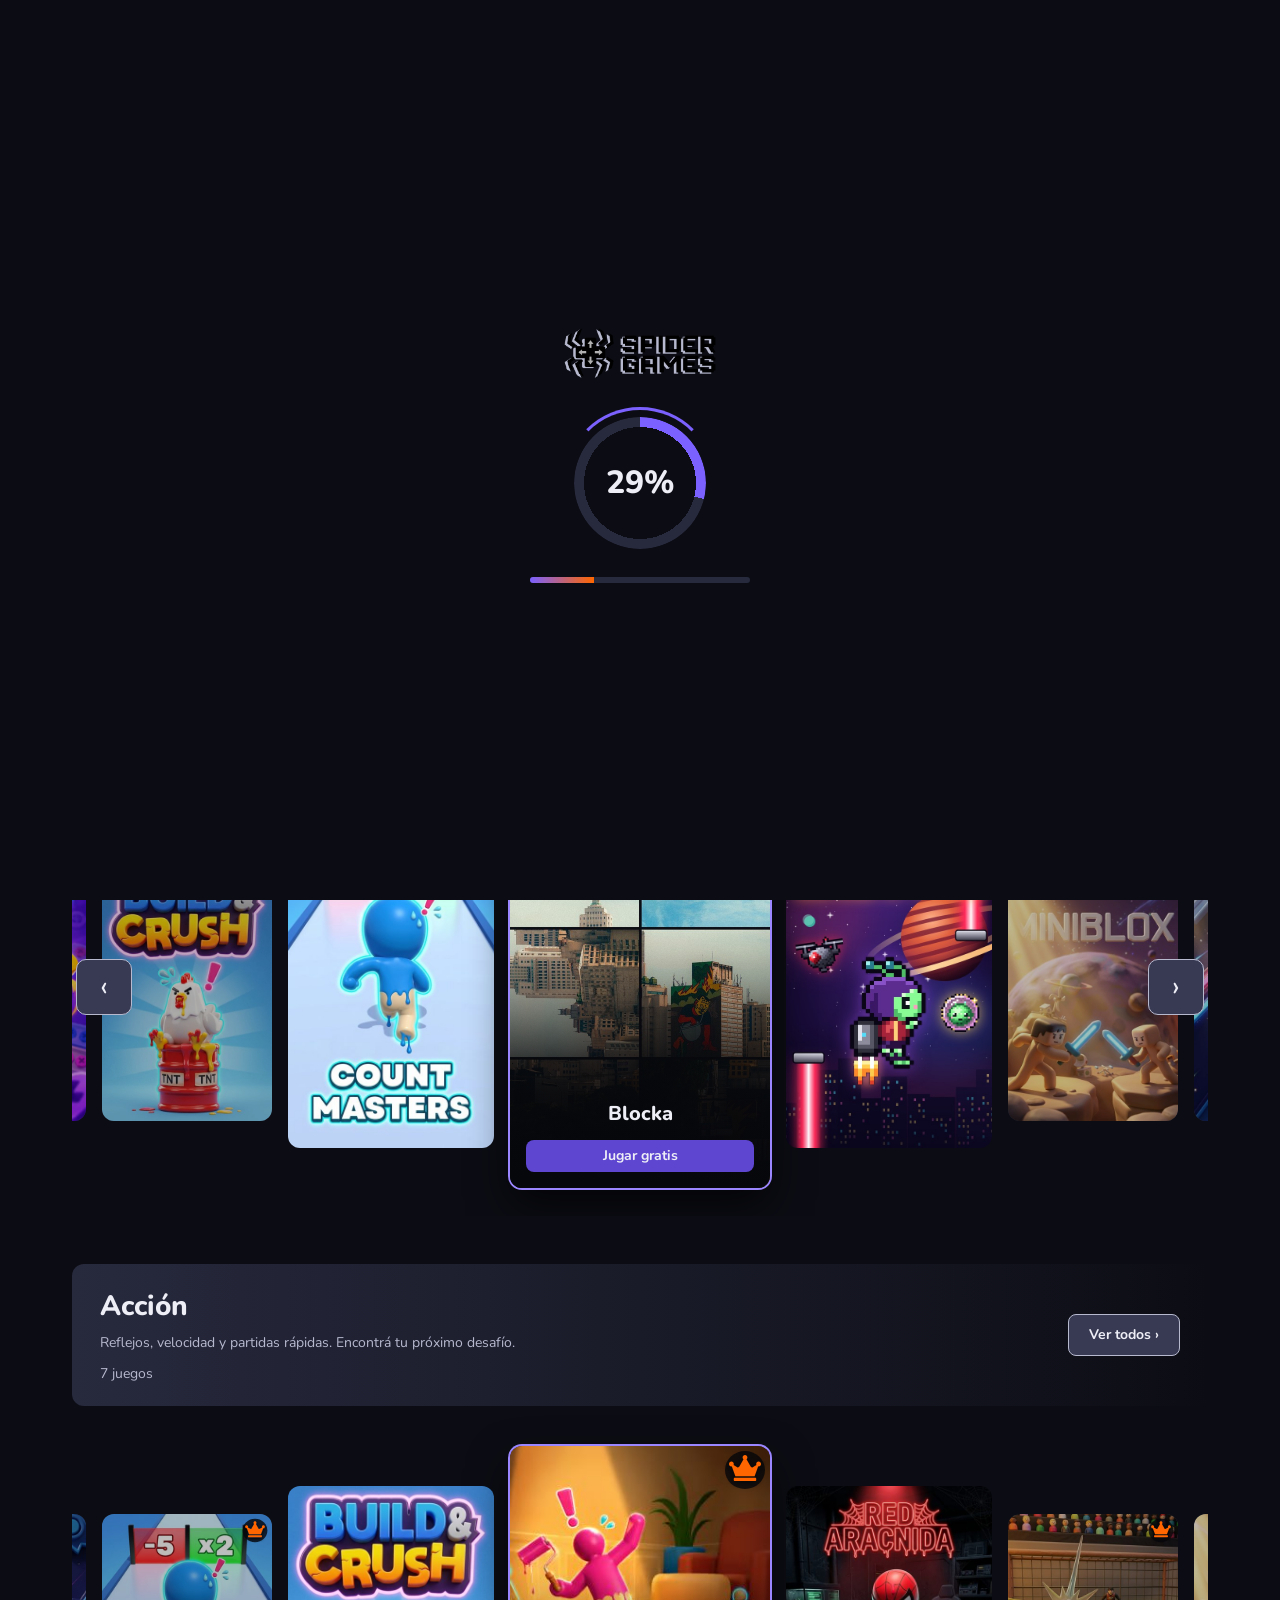
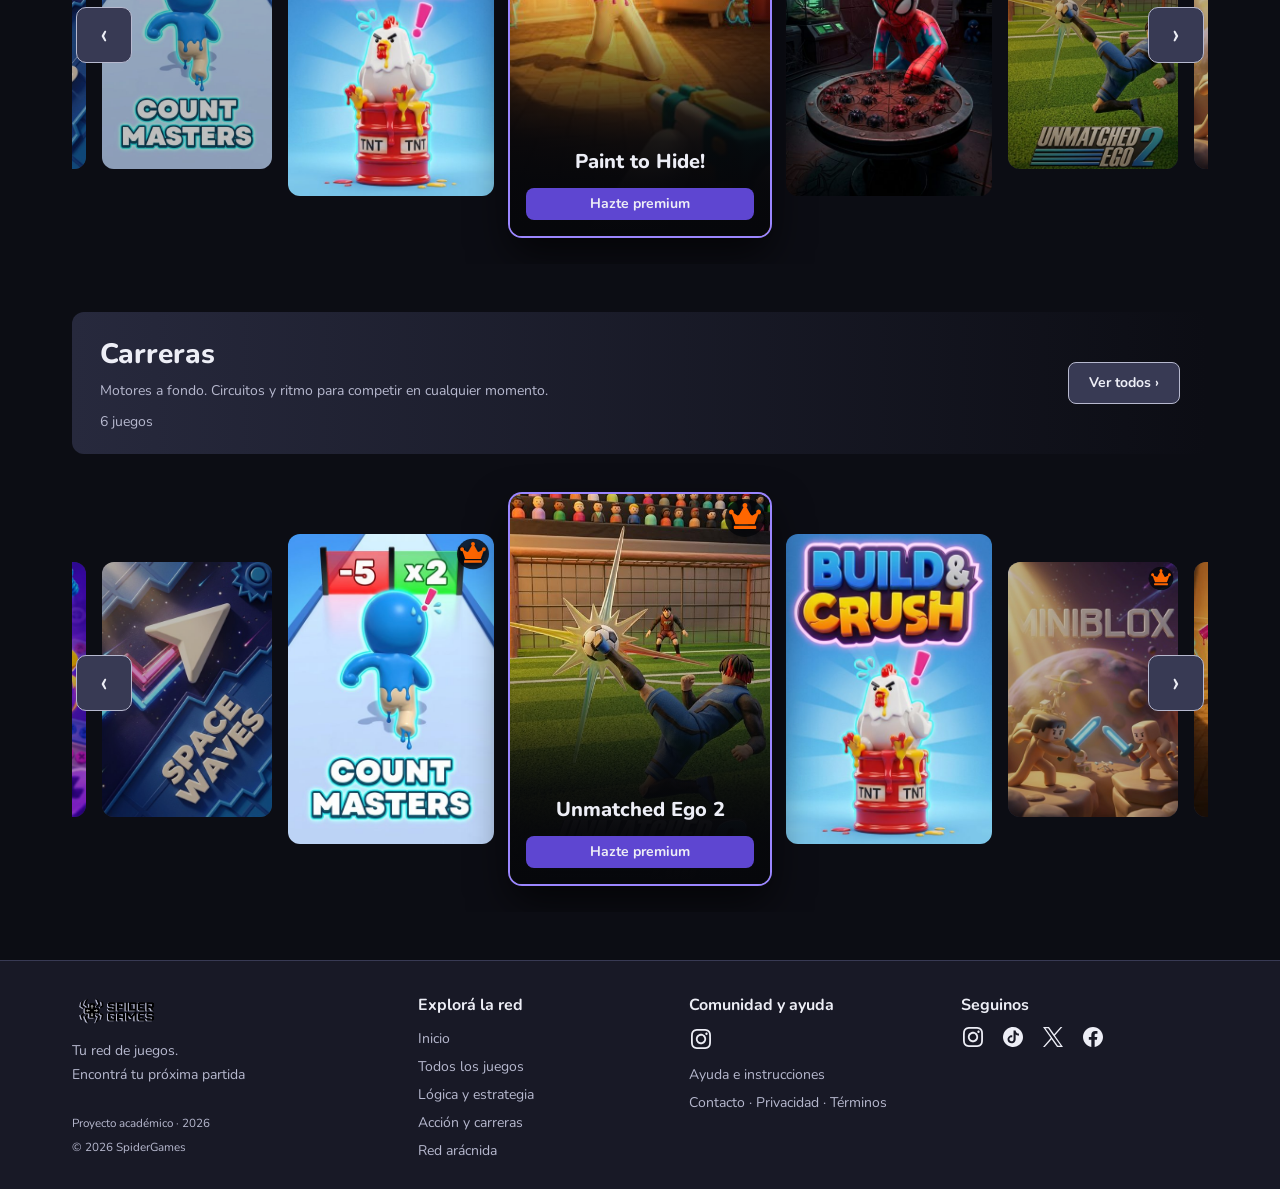
<file: index.html>
<!DOCTYPE html>
<html lang="es">
<head>
    <meta charset="utf-8">
    <meta name="viewport" content="width=device-width,initial-scale=1">
    <title>Inicio · Spider Games</title>
    <link rel="preconnect" href="https://fonts.googleapis.com">
    <link href="https://fonts.googleapis.com/css2?family=Nunito:wght@400;600;700;800&display=swap" rel="stylesheet">
    <link rel="stylesheet" href="css/style.css">
    <link rel="stylesheet" href="css/home.css">
</head>
<body>

  
    <div id="pantalla-carga" role="progressbar" aria-label="Cargando">
        <img src="assets/logo.png" alt="Spider Games">
        <div class="carga-anillo-contenedor">
            <div class="carga-anillo"></div>
            <span id="carga-porcentaje">0%</span>
        </div>
        <div class="carga-barra"><div id="carga-barra-relleno"></div></div>
    </div>

    <header class="encabezado">
        <button class="boton-icono" id="boton-menu-lateral" aria-label="Abrir menú">
            <svg class="icono-cerrado" width="26" height="24" viewBox="0 0 26 24" fill="none" xmlns="http://www.w3.org/2000/svg"><path d="M2 2H22.7059M2 12H24M20.3396 7.64846L24 12L20.3396 16.3515M2 22H22.7059" stroke="#B7B9CF" stroke-width="2" stroke-linecap="round" stroke-linejoin="round"/>
            </svg>
            <svg class="icono-abierto" width="26" height="24" viewBox="0 0 26 24" fill="none" xmlns="http://www.w3.org/2000/svg"><path d="M2 2H24M2 12H24M5.88919 7.64846L2 12L5.88919 16.3515M2 22H24" stroke="#B7B9CF" stroke-width="2" stroke-linecap="round" stroke-linejoin="round"/>
            </svg>

        </button>
        <a class="encabezado-logo" href="index.html"><img src="assets/logo.png" alt="Spider Games"></a>

        <!-- Buscador: los resultados los agrega menu.js dentro de #lista-resultados -->
        <div class="buscador">
            <input id="campo-busqueda" type="search" placeholder="Buscar juegos o categorías" autocomplete="off" aria-label="Buscar">
            <div class="buscador-resultados" id="lista-resultados">
                <a id="mensaje-sin-resultados" hidden>Sin resultados. Probá con otro nombre.</a>
            </div>
        </div>

        <div class="usuario">
            <button class="usuario-boton" id="boton-perfil" aria-label="Mi perfil"><i class="avatar"></i><span><b data-nombre-usuario>Spidey</b> ▾</span></button>
            <div class="menu-perfil" id="menu-perfil">
                <i class="avatar"></i>

                <div class="menu-perfil-nombre">
                    <b data-nombre-usuario>Spidey</b>
                    <svg width="24" height="24" viewBox="0 0 24 24" fill="none" xmlns="http://www.w3.org/2000/svg" aria-hidden="true">
                        <path d="M14 8L13.27 8.73L12.53 9.47L13.53 10.47L14.53 11.47L15.27 10.73L16 10L15 9L14 8ZM8 14V16H10L13.82 12.18L11.82 10.18L8 14Z" fill="currentColor"/>
                        <path d="M12 2C6.49 2 2 6.49 2 12C2 17.51 6.49 22 12 22C17.51 22 22 17.51 22 12C22 6.49 17.51 2 12 2ZM12 20C7.59 20 4 16.41 4 12C4 7.59 7.59 4 12 4C16.41 4 20 7.59 20 12C20 16.41 16.41 20 12 20Z" fill="currentColor"/>
                    </svg>
                </div>
                <small>peterparker@ejemplo.com</small>

                <a href="#" class="menu-perfil-premium"><img src="assets/icons/fa-solid_crown.svg" alt="" width="24" height="19"> Mejorar a premium</a>

                <a href="#">
                    <svg width="24" height="24" viewBox="0 0 24 24" fill="none" xmlns="http://www.w3.org/2000/svg" aria-hidden="true">
                        <path d="M14 8L13.27 8.73L12.53 9.47L13.53 10.47L14.53 11.47L15.27 10.73L16 10L15 9L14 8ZM8 14V16H10L13.82 12.18L11.82 10.18L8 14Z" fill="currentColor"/>
                        <path d="M12 2C6.49 2 2 6.49 2 12C2 17.51 6.49 22 12 22C17.51 22 22 17.51 22 12C22 6.49 17.51 2 12 2ZM12 20C7.59 20 4 16.41 4 12C4 7.59 7.59 4 12 4C16.41 4 20 7.59 20 12C20 16.41 16.41 20 12 20Z" fill="currentColor"/>
                    </svg>
                    Editar perfil
                </a>

                <a href="#">
                    <svg width="24" height="24" viewBox="0 0 24 24" fill="none" xmlns="http://www.w3.org/2000/svg" aria-hidden="true">
                        <path d="M21.2857 4.5H2.71429C2.3192 4.5 2 4.80469 2 5.18182V18.8182C2 19.1953 2.3192 19.5 2.71429 19.5H21.2857C21.6808 19.5 22 19.1953 22 18.8182V5.18182C22 4.80469 21.6808 4.5 21.2857 4.5ZM20.3929 6.8608V17.9659H3.60714V6.8608L2.99107 6.4027L3.8683 5.3267L4.82366 6.03622H19.1786L20.1339 5.3267L21.0112 6.4027L20.3929 6.8608ZM19.1786 6.03409L12 11.3608L4.82143 6.03409L3.86607 5.32457L2.98884 6.40057L3.60491 6.85866L11.2299 12.5178C11.4492 12.6804 11.719 12.7686 11.9967 12.7686C12.2743 12.7686 12.5441 12.6804 12.7634 12.5178L20.3929 6.8608L21.0089 6.4027L20.1317 5.3267L19.1786 6.03409Z" fill="currentColor"/>
                    </svg>
                    Preferencias de notificación
                </a>

                <a href="#">
                    <svg width="24" height="24" viewBox="0 0 24 24" fill="none" xmlns="http://www.w3.org/2000/svg" aria-hidden="true">
                        <path d="M12 3.19L19 6.3V11C19 15.52 16.02 19.69 12 20.93C7.98 19.69 5 15.52 5 11V6.3L12 3.19ZM12 1L3 5V11C3 16.55 6.84 21.74 12 23C17.16 21.74 21 16.55 21 11V5L12 1ZM11 7H13V9H11V7ZM11 11H13V17H11V11Z" fill="currentColor"/>
                    </svg>
                    Preferencias de privacidad
                </a>

                <a href="#">
                    <svg width="24" height="24" viewBox="0 0 24 24" fill="none" xmlns="http://www.w3.org/2000/svg" aria-hidden="true">
                        <path d="M21.6748 14.6648L20.1397 13.3523C20.2123 12.907 20.2498 12.4523 20.2498 11.9976C20.2498 11.5429 20.2123 11.0883 20.1397 10.6429L21.6748 9.33044C21.7906 9.23132 21.8735 9.09929 21.9124 8.95193C21.9513 8.80456 21.9445 8.64883 21.8928 8.50544L21.8717 8.44451C21.4491 7.26331 20.8162 6.16833 20.0037 5.21248L19.9615 5.16326C19.863 5.04736 19.7316 4.96405 19.5847 4.92431C19.4379 4.88456 19.2824 4.89024 19.1389 4.9406L17.2334 5.61794C16.5303 5.04138 15.7451 4.58669 14.8967 4.26794L14.5287 2.27576C14.501 2.12586 14.4282 1.98795 14.3202 1.88036C14.2122 1.77277 14.074 1.70059 13.924 1.67341L13.8607 1.66169C12.6397 1.44138 11.3553 1.44138 10.1342 1.66169L10.0709 1.67341C9.9209 1.70059 9.78271 1.77277 9.6747 1.88036C9.56669 1.98795 9.49398 2.12586 9.46622 2.27576L9.0959 4.27732C8.25424 4.59615 7.47044 5.0506 6.77559 5.62263L4.85606 4.9406C4.71254 4.88984 4.55698 4.88395 4.41003 4.92372C4.26309 4.9635 4.13173 5.04704 4.0334 5.16326L3.99122 5.21248C3.17968 6.16901 2.54693 7.26381 2.12325 8.44451L2.10215 8.50544C1.99668 8.79841 2.0834 9.12654 2.32012 9.33044L3.87403 10.657C3.80137 11.0976 3.76622 11.5476 3.76622 11.9953C3.76622 12.4453 3.80137 12.8953 3.87403 13.3336L2.32012 14.6601C2.20433 14.7593 2.12146 14.8913 2.08252 15.0387C2.04359 15.186 2.05043 15.3418 2.10215 15.4851L2.12325 15.5461C2.54747 16.7273 3.17559 17.8172 3.99122 18.7781L4.0334 18.8273C4.13197 18.9432 4.26333 19.0265 4.41019 19.0663C4.55704 19.106 4.7125 19.1003 4.85606 19.05L6.77559 18.3679C7.47403 18.9422 8.2545 19.3969 9.0959 19.7133L9.46622 21.7148C9.49398 21.8647 9.56669 22.0026 9.6747 22.1102C9.78271 22.2178 9.9209 22.29 10.0709 22.3172L10.1342 22.3289C11.3665 22.5504 12.6284 22.5504 13.8607 22.3289L13.924 22.3172C14.074 22.29 14.2122 22.2178 14.3202 22.1102C14.4282 22.0026 14.501 21.8647 14.5287 21.7148L14.8967 19.7226C15.7448 19.4047 16.5344 18.9485 17.2334 18.3726L19.1389 19.05C19.2824 19.1007 19.438 19.1066 19.5849 19.0669C19.7318 19.0271 19.8632 18.9435 19.9615 18.8273L20.0037 18.7781C20.8193 17.8148 21.4475 16.7273 21.8717 15.5461L21.8928 15.4851C21.9982 15.1969 21.9115 14.8687 21.6748 14.6648ZM18.4756 10.9195C18.5342 11.2734 18.5647 11.6367 18.5647 12C18.5647 12.3633 18.5342 12.7265 18.4756 13.0804L18.3209 14.0203L20.0717 15.5179C19.8063 16.1294 19.4713 16.7082 19.0732 17.2429L16.8982 16.4719L16.1623 17.0765C15.6022 17.5359 14.9787 17.8969 14.3037 18.15L13.4107 18.4851L12.9912 20.7586C12.3293 20.8336 11.661 20.8336 10.999 20.7586L10.5795 18.4804L9.69356 18.1406C9.02559 17.8875 8.4045 17.5265 7.84903 17.0695L7.11309 16.4625L4.92403 17.2406C4.52559 16.7039 4.19278 16.125 3.92559 15.5156L5.69512 14.0039L5.54278 13.0664C5.48653 12.7172 5.45606 12.3562 5.45606 12C5.45606 11.6414 5.48418 11.2828 5.54278 10.9336L5.69512 9.99607L3.92559 8.48435C4.19043 7.87263 4.52559 7.29607 4.92403 6.75935L7.11309 7.53748L7.84903 6.93044C8.4045 6.47341 9.02559 6.11248 9.69356 5.85935L10.5818 5.52419L11.0014 3.24607C11.66 3.17107 12.3326 3.17107 12.9936 3.24607L13.4131 5.51951L14.3061 5.85466C14.9787 6.10779 15.6045 6.46873 16.1647 6.9281L16.9006 7.53279L19.0756 6.76169C19.474 7.29841 19.8068 7.87732 20.074 8.48669L18.3232 9.98435L18.4756 10.9195ZM11.9998 7.6406C9.72168 7.6406 7.87481 9.48748 7.87481 11.7656C7.87481 14.0437 9.72168 15.8906 11.9998 15.8906C14.2779 15.8906 16.1248 14.0437 16.1248 11.7656C16.1248 9.48748 14.2779 7.6406 11.9998 7.6406ZM13.8561 13.6219C13.6126 13.866 13.3233 14.0596 13.0047 14.1916C12.6861 14.3235 12.3446 14.3911 11.9998 14.3906C11.299 14.3906 10.6404 14.1164 10.1436 13.6219C9.8994 13.3784 9.70578 13.089 9.57385 12.7705C9.44192 12.4519 9.37427 12.1104 9.37481 11.7656C9.37481 11.0648 9.64903 10.4062 10.1436 9.90935C10.6404 9.41248 11.299 9.1406 11.9998 9.1406C12.7006 9.1406 13.3592 9.41248 13.8561 9.90935C14.1002 10.1528 14.2938 10.4422 14.4258 10.7607C14.5577 11.0793 14.6253 11.4208 14.6248 11.7656C14.6248 12.4664 14.3506 13.125 13.8561 13.6219Z" fill="currentColor"/>
                    </svg>
                    Configuración de cuenta
                </a>

                <a href="#">
                    <svg width="24" height="24" viewBox="0 0 24 24" fill="none" xmlns="http://www.w3.org/2000/svg" aria-hidden="true">
                        <path d="M21.2857 4.5H2.71429C2.3192 4.5 2 4.80469 2 5.18182V18.8182C2 19.1953 2.3192 19.5 2.71429 19.5H21.2857C21.6808 19.5 22 19.1953 22 18.8182V5.18182C22 4.80469 21.6808 4.5 21.2857 4.5ZM20.3929 6.8608V17.9659H3.60714V6.8608L2.99107 6.4027L3.8683 5.3267L4.82366 6.03622H19.1786L20.1339 5.3267L21.0112 6.4027L20.3929 6.8608ZM19.1786 6.03409L12 11.3608L4.82143 6.03409L3.86607 5.32457L2.98884 6.40057L3.60491 6.85866L11.2299 12.5178C11.4492 12.6804 11.719 12.7686 11.9967 12.7686C12.2743 12.7686 12.5441 12.6804 12.7634 12.5178L20.3929 6.8608L21.0089 6.4027L20.1317 5.3267L19.1786 6.03409Z" fill="currentColor"/>
                    </svg>
                    Soporte
                </a>

                <hr>

                <a href="login.html" class="menu-perfil-salir">
                    <svg width="24" height="24" viewBox="0 0 24 24" fill="none" xmlns="http://www.w3.org/2000/svg" aria-hidden="true">
                        <path d="M17 8L21 12L17 16M21 12H7M13 16V17C13 17.7956 12.6839 18.5587 12.1213 19.1213C11.5587 19.6839 10.7956 20 10 20H6C5.20435 20 4.44129 19.6839 3.87868 19.1213C3.31607 18.5587 3 17.7956 3 17V7C3 6.20435 3.31607 5.44129 3.87868 4.87868C4.44129 4.31607 5.20435 4 6 4H10C10.7956 4 11.5587 4.31607 12.1213 4.87868C12.6839 5.44129 13 6.20435 13 7V8" stroke="currentColor" stroke-width="2" stroke-linecap="round" stroke-linejoin="round"/>
                    </svg>
                    Cerrar sesión
                </a>
            </div>
        </div>
    </header>

    
    <nav class="menu-lateral" id="menu-lateral" aria-label="Menú de SpiderGames">
        <a href="index.html"><svg width="24" height="24" viewBox="0 0 24 24" fill="none" xmlns="http://www.w3.org/2000/svg"><path d="M21.9475 11.7175C21.9625 11.695 21.985 11.665 21.9925 11.635V11.6275C22 11.6125 22 11.5975 22.0075 11.5825C22.0075 11.5675 22.015 11.5525 22.015 11.53V11.47C22.015 11.455 22.0075 11.44 22.0075 11.425V11.4175C22.0075 11.4025 22 11.3875 21.9925 11.38V11.3725L21.97 11.3275C21.9625 11.3125 21.955 11.305 21.9475 11.29L21.94 11.2825C21.9325 11.2675 21.9175 11.26 21.91 11.245C21.8992 11.2331 21.8865 11.2229 21.8725 11.215L21.865 11.2075C21.8483 11.2003 21.8331 11.1901 21.82 11.1775C19.885 10.135 18.82 8.7025 18.67 6.925C18.55 5.5675 19.015 4.5025 19.015 4.495V4.4875C19.0225 4.4725 19.03 4.4575 19.03 4.4425V4.435C19.0375 4.42 19.0375 4.405 19.0375 4.39V4.27C19.0353 4.24131 19.0277 4.21331 19.015 4.1875C19.015 4.1875 19.015 4.18 19.0075 4.18C19.0019 4.16647 18.9943 4.15383 18.985 4.1425C18.9775 4.1275 18.9625 4.1125 18.955 4.105V4.0975L18.9475 4.09L18.9325 4.075L18.9175 4.06L18.91 4.0525C18.895 4.045 18.8875 4.03 18.8725 4.0225C18.8725 4.0225 18.865 4.0225 18.865 4.015C18.8575 4.015 18.8425 4.0075 18.835 4C18.835 4 18.8275 4 18.8275 3.9925C18.8125 3.985 18.7975 3.9775 18.7825 3.9775H18.775C18.76 3.97 18.745 3.97 18.73 3.97H18.6025C18.5875 3.97 18.5725 3.9775 18.5575 3.9775C16.45 4.6075 14.6875 4.3525 13.3225 3.1975C12.2875 2.3275 11.86 1.2475 11.86 1.24L11.8375 1.195C11.83 1.18 11.8225 1.1725 11.815 1.1575L11.8075 1.15C11.8 1.135 11.785 1.1275 11.7775 1.1125L11.7475 1.0825L11.74 1.075C11.7175 1.06 11.6875 1.0375 11.6575 1.03H11.65C11.635 1.0225 11.62 1.0225 11.605 1.015C11.575 1.0075 11.56 1 11.545 1H11.4775C11.4625 1 11.4475 1.0075 11.4325 1.0075H11.425C11.41 1.0075 11.4025 1.015 11.3875 1.0225C11.3875 1.0225 11.38 1.0225 11.38 1.03L11.335 1.0525H11.3275C11.3125 1.06 11.305 1.0675 11.29 1.075L11.2825 1.0825C11.2675 1.09 11.26 1.105 11.245 1.1125L11.215 1.1425L11.2075 1.15C11.2 1.165 11.1925 1.18 11.185 1.1875C10.1425 3.1225 8.71 4.1875 6.9325 4.3375C5.5825 4.4725 4.5175 4 4.51 4H4.5025L4.4575 3.9775H4.45C4.435 3.9775 4.42 3.97 4.4125 3.97H4.2925C4.2625 3.9775 4.2325 3.985 4.2025 4C4.2025 4 4.195 4 4.195 4.0075C4.18 4.0075 4.165 4.015 4.1575 4.0225C4.135 4.0375 4.1275 4.045 4.1125 4.0525H4.105L4.0975 4.06C4.0975 4.0675 4.0975 4.075 4.09 4.075C4.0825 4.0825 4.0825 4.09 4.075 4.09L4.0675 4.0975C4.06 4.1125 4.045 4.1275 4.0375 4.1425C4.0375 4.1425 4.0375 4.15 4.03 4.15C4.03 4.1575 4.0225 4.1725 4.015 4.18C4.015 4.18 4.015 4.1875 4.0075 4.1875C4.0075 4.2025 4 4.2175 3.9925 4.24C3.9925 4.255 3.985 4.27 3.985 4.285V4.3975C3.985 4.4125 3.9925 4.4275 3.9925 4.4425C4.6225 6.55 4.3675 8.3125 3.2125 9.6775C2.3425 10.7125 1.27 11.1325 1.2475 11.14L1.2025 11.1625H1.195C1.18 11.17 1.1725 11.1775 1.1575 11.185L1.15 11.1925C1.135 11.2 1.1275 11.215 1.1125 11.2225L1.105 11.23C1.0975 11.2375 1.09 11.2525 1.075 11.26L1.0675 11.2675C1.0525 11.29 1.0375 11.32 1.0225 11.35V11.3575C1.015 11.3725 1.015 11.3875 1.0075 11.4025C1.0075 11.4175 1 11.4325 1 11.4475V11.5075C1 11.5225 1.0075 11.5375 1.0075 11.5525V11.56C1.0075 11.575 1.015 11.59 1.0225 11.5975V11.605L1.045 11.65C1.0525 11.665 1.06 11.6725 1.0675 11.6875L1.075 11.695C1.0825 11.71 1.0975 11.7175 1.105 11.7325C1.1125 11.74 1.1275 11.755 1.1425 11.7625L1.15 11.77C1.165 11.7775 1.18 11.785 1.195 11.8C3.13 12.8425 4.195 14.275 4.345 16.0525C4.48 17.4325 4.015 18.4975 4.015 18.505V18.5125C4.0075 18.5275 4 18.5425 4 18.5575V18.565C3.9925 18.58 3.9925 18.595 3.9925 18.61V18.73C4 18.76 4.0075 18.79 4.0225 18.82C4.0225 18.82 4.0225 18.8275 4.03 18.8275C4.0375 18.8425 4.045 18.8575 4.0525 18.865C4.06 18.88 4.075 18.895 4.0825 18.9025V18.91L4.09 18.9175L4.105 18.9325L4.12 18.9475L4.1275 18.955C4.1425 18.9625 4.15 18.9775 4.165 18.985C4.165 18.985 4.1725 18.985 4.1725 18.9925C4.1875 19 4.195 19.0075 4.21 19.015C4.21 19.015 4.2175 19.015 4.2175 19.0225C4.2325 19.03 4.2475 19.0375 4.2625 19.0375H4.27C4.285 19.045 4.3 19.045 4.315 19.045H4.4275C4.4425 19.045 4.4575 19.0375 4.4725 19.0375C6.58 18.4 8.3425 18.6625 9.7075 19.8175C10.7425 20.6875 11.17 21.7675 11.17 21.775L11.1925 21.82C11.2 21.835 11.2075 21.8425 11.215 21.8575L11.2225 21.865C11.23 21.88 11.245 21.8875 11.2525 21.9025L11.2825 21.9325L11.29 21.94C11.3125 21.955 11.3425 21.9775 11.3725 21.985H11.38C11.395 21.9925 11.41 21.9925 11.425 22C11.44 22 11.455 22.0075 11.47 22.0075H11.56C11.575 22.0075 11.5825 22 11.5975 22H11.605C11.6342 21.9917 11.6621 21.9791 11.6875 21.9625L11.695 21.955C11.7025 21.9475 11.7175 21.94 11.725 21.9325L11.7325 21.925C11.7475 21.9175 11.755 21.9025 11.7625 21.895L11.77 21.8875C11.7775 21.88 11.785 21.8725 11.7925 21.8575L11.8 21.85C11.8075 21.835 11.815 21.8275 11.8225 21.8125C12.865 19.8775 14.2975 18.8125 16.075 18.6625C17.425 18.5425 18.49 19.0075 18.4975 19.015C18.5125 19.0225 18.5275 19.03 18.5425 19.03H18.55C18.565 19.0375 18.58 19.0375 18.595 19.0375H18.7225C18.7525 19.03 18.7825 19.0225 18.8125 19.0075C18.8125 19.0075 18.82 19.0075 18.82 19C18.835 18.9925 18.85 18.985 18.8575 18.9775C18.8725 18.97 18.8875 18.955 18.895 18.9475H18.9025L18.91 18.94L18.925 18.925L18.94 18.91L18.9475 18.9025C18.955 18.8875 18.97 18.88 18.9775 18.865C18.9775 18.865 18.9775 18.8575 18.985 18.8575C18.9925 18.8425 19 18.835 19.0075 18.82C19.0075 18.82 19.0075 18.8125 19.015 18.8125C19.0225 18.7975 19.03 18.7825 19.03 18.7675C19.0375 18.7525 19.0375 18.7375 19.0375 18.7225V18.61C19.0375 18.595 19.03 18.58 19.03 18.565C18.4 16.4575 18.655 14.695 19.81 13.33C20.68 12.295 21.76 11.8675 21.7675 11.8675L21.8125 11.845H21.82C21.835 11.8375 21.8425 11.83 21.8575 11.8225L21.865 11.815C21.88 11.8075 21.8875 11.7925 21.9025 11.785L21.9325 11.755C21.94 11.725 21.94 11.725 21.9475 11.7175ZM20.35 11.125H17.2375C15.1075 9.925 15.6775 8.0875 15.8125 7.735L17.9575 5.59C17.8975 5.9875 17.875 6.4525 17.9125 6.9475C18.07 8.905 19.1725 10.24 20.35 11.125ZM8.125 14.02C8.0725 13.405 7.8325 12.595 7.0675 11.875H10.615L8.14 14.35C8.14 14.245 8.1325 14.1325 8.125 14.02ZM11.89 7.0975C11.965 7.1725 12.0475 7.2475 12.13 7.3225C12.58 7.705 13.2775 8.0875 14.2675 8.0875H14.395L11.89 10.5925V7.0975ZM11.14 10.5925L8.665 8.1175C8.77 8.1175 8.8825 8.1175 8.995 8.11C9.61 8.0575 10.42 7.8175 11.14 7.0525V10.5925ZM10.6075 11.125H7.1125C7.1875 11.05 7.2625 10.9675 7.3375 10.885C7.735 10.4125 8.14 9.6775 8.1025 8.62L10.6075 11.125ZM11.14 12.4075V15.91C11.065 15.835 10.9825 15.76 10.9 15.685C10.45 15.3025 9.7525 14.92 8.7625 14.92H8.635L11.14 12.4075ZM11.89 12.4075L14.365 14.8825C14.26 14.8825 14.1475 14.8825 14.035 14.89C13.42 14.9425 12.61 15.1825 11.89 15.9475V12.4075ZM12.4225 11.875H15.925C15.85 11.95 15.775 12.0325 15.7 12.115C15.3025 12.5875 14.8975 13.3225 14.935 14.38L12.4225 11.875ZM12.4225 11.125L14.8975 8.65C14.8975 8.755 14.8975 8.8675 14.905 8.98C14.9575 9.595 15.1975 10.405 15.9625 11.125H12.4225ZM12.82 3.7525C14.3125 5.0275 16.0375 5.1925 17.5 4.9825L15.295 7.1875C12.94 7.8475 12.0475 6.145 11.89 5.8V2.7625C12.13 3.085 12.4375 3.43 12.82 3.7525ZM6.9625 5.1025C8.92 4.945 10.255 3.8425 11.14 2.665V5.7775C9.94 7.9075 8.1025 7.3375 7.75 7.2025L5.605 5.0575C6.0025 5.11 6.46 5.14 6.9625 5.1025ZM3.7675 10.195C5.0425 8.7025 5.2075 6.9775 4.9975 5.515L7.2025 7.72C7.8625 10.0675 6.16 10.9675 5.815 11.125H2.7775C3.1 10.885 3.445 10.5775 3.7675 10.195ZM2.68 11.875H5.7925C7.9225 13.075 7.3525 14.9125 7.2175 15.265L5.0725 17.41C5.1325 17.0125 5.155 16.5475 5.1175 16.0525C4.96 14.095 3.8575 12.76 2.68 11.875ZM10.21 19.2475C9.055 18.265 7.7575 17.9425 6.5575 17.9425C6.205 17.9425 5.86 17.9725 5.53 18.0175L7.735 15.8125C10.09 15.1525 10.9825 16.855 11.14 17.2V20.2375C10.9 19.915 10.5925 19.57 10.21 19.2475ZM16.0675 17.8975C14.11 18.055 12.775 19.1575 11.89 20.335V17.2225C13.09 15.0925 14.9275 15.6625 15.28 15.7975L17.425 17.9425C17.0275 17.89 16.57 17.86 16.0675 17.8975ZM19.2625 12.805C17.9875 14.2975 17.8225 16.0225 18.0325 17.485L15.8275 15.28C15.1675 12.925 16.87 12.0325 17.215 11.875H20.2525C19.93 12.115 19.585 12.4225 19.2625 12.805Z" fill="#B7B9CF"/></svg>Inicio</a>
        <a href="#"><img src="assets/icons/fa-solid_crown.svg" alt="" width="24" height="19">Juegos premium</a>
        <a href="#"><svg width="24" height="24" viewBox="0 0 24 24" fill="none" xmlns="http://www.w3.org/2000/svg"><path d="M19.5492 10.9969C19.0942 9.97281 18.4328 9.05364 17.6063 8.2969L16.9242 7.67111C16.9011 7.65045 16.8732 7.63578 16.843 7.62841C16.8129 7.62103 16.7814 7.62116 16.7513 7.6288C16.7212 7.63644 16.6935 7.65134 16.6705 7.6722C16.6475 7.69307 16.63 7.71925 16.6195 7.74846L16.3148 8.62268C16.125 9.17111 15.7758 9.73127 15.2812 10.2821C15.2484 10.3172 15.2109 10.3266 15.1852 10.3289C15.1594 10.3313 15.1195 10.3266 15.0844 10.2938C15.0516 10.2656 15.0352 10.2235 15.0375 10.1813C15.1242 8.77033 14.7023 7.17893 13.7789 5.4469C13.0148 4.00783 11.9531 2.88518 10.6266 2.10236L9.65859 1.53283C9.53203 1.45783 9.37031 1.55627 9.37734 1.70393L9.42891 2.82893C9.46406 3.59768 9.375 4.27736 9.16406 4.84221C8.90625 5.53361 8.53594 6.1758 8.0625 6.75236C7.73303 7.15307 7.35959 7.51549 6.94922 7.83283C5.96087 8.5926 5.15722 9.56612 4.59844 10.6805C4.04103 11.8046 3.75068 13.0422 3.75 14.2969C3.75 15.4031 3.96797 16.4742 4.39922 17.4844C4.81562 18.457 5.41654 19.3396 6.16875 20.0836C6.92813 20.8336 7.80938 21.4242 8.79141 21.8344C9.80859 22.261 10.8867 22.4766 12 22.4766C13.1133 22.4766 14.1914 22.261 15.2086 21.8367C16.1882 21.429 17.079 20.8343 17.8312 20.086C18.5906 19.336 19.1859 18.4594 19.6008 17.4867C20.0314 16.4793 20.2523 15.3948 20.25 14.2992C20.25 13.1555 20.0156 12.0446 19.5492 10.9969Z" fill="#B7B9CF"/></svg>Tendencias</a>
        <a href="#"><svg width="24" height="24" viewBox="0 0 24 24" fill="none" xmlns="http://www.w3.org/2000/svg"><path d="M19.5492 10.9969C19.0942 9.97281 18.4328 9.05364 17.6063 8.2969L16.9242 7.67111C16.9011 7.65045 16.8732 7.63578 16.843 7.62841C16.8129 7.62103 16.7814 7.62116 16.7513 7.6288C16.7212 7.63644 16.6935 7.65134 16.6705 7.6722C16.6475 7.69307 16.63 7.71925 16.6195 7.74846L16.3148 8.62268C16.125 9.17111 15.7758 9.73127 15.2812 10.2821C15.2484 10.3172 15.2109 10.3266 15.1852 10.3289C15.1594 10.3313 15.1195 10.3266 15.0844 10.2938C15.0516 10.2656 15.0352 10.2235 15.0375 10.1813C15.1242 8.77033 14.7023 7.17893 13.7789 5.4469C13.0148 4.00783 11.9531 2.88518 10.6266 2.10236L9.65859 1.53283C9.53203 1.45783 9.37031 1.55627 9.37734 1.70393L9.42891 2.82893C9.46406 3.59768 9.375 4.27736 9.16406 4.84221C8.90625 5.53361 8.53594 6.1758 8.0625 6.75236C7.73303 7.15307 7.35959 7.51549 6.94922 7.83283C5.96087 8.5926 5.15722 9.56612 4.59844 10.6805C4.04103 11.8046 3.75068 13.0422 3.75 14.2969C3.75 15.4031 3.96797 16.4742 4.39922 17.4844C4.81562 18.457 5.41654 19.3396 6.16875 20.0836C6.92813 20.8336 7.80938 21.4242 8.79141 21.8344C9.80859 22.261 10.8867 22.4766 12 22.4766C13.1133 22.4766 14.1914 22.261 15.2086 21.8367C16.1882 21.429 17.079 20.8343 17.8312 20.086C18.5906 19.336 19.1859 18.4594 19.6008 17.4867C20.0314 16.4793 20.2523 15.3948 20.25 14.2992C20.25 13.1555 20.0156 12.0446 19.5492 10.9969Z" fill="#B7B9CF"/></svg>Novedades</a>
        <a href="#"><svg width="24" height="24" viewBox="0 0 24 24" fill="none" xmlns="http://www.w3.org/2000/svg"><path d="M12 1.125C7.5 1.125 4.5 4.875 4.5 8.625C4.5 17.625 8.25 22.875 12 22.875C15.75 22.875 19.5 17.625 19.5 8.625C19.5 4.875 16.5 1.125 12 1.125ZM6 7.875C6.36563 9.375 7.64062 12.1828 10.5 13.875L8.25 16.125C5.07656 14.1984 5.25 9.375 6 7.875ZM18 7.875C18.75 9.375 18.9234 14.1984 15.75 16.125L13.5 13.875C16.3594 12.1828 17.6344 9.375 18 7.875Z" fill="#B7B9CF"/></svg>Originales</a>
        <a href="#"><svg width="24" height="24" viewBox="0 0 24 24" fill="none" xmlns="http://www.w3.org/2000/svg"><path d="M4.19995 6.00002C5.1937 6.00002 5.99995 5.19377 5.99995 4.20002C5.99995 3.20627 5.1937 2.40002 4.19995 2.40002C3.2062 2.40002 2.39995 3.20627 2.39995 4.20002C2.39995 5.19377 3.2062 6.00002 4.19995 6.00002ZM3.59995 7.20002C2.2762 7.20002 1.19995 8.27627 1.19995 9.60002V14.4C1.19995 15.0638 1.7362 15.6 2.39995 15.6C2.76745 15.6 3.0937 15.435 3.31495 15.18L4.21495 20.5988C4.3237 21.2513 4.94245 21.6938 5.59495 21.585C6.24745 21.4763 6.68995 20.8575 6.5812 20.205L5.81245 15.6038H6.4012L7.5262 20.6625C7.6687 21.3113 8.30995 21.7163 8.9587 21.5738C9.60745 21.4313 10.0125 20.79 9.86995 20.1413L7.7212 10.4663L12.0825 12.4838C12.1012 12.495 12.1237 12.5025 12.1425 12.51C12.4649 12.645 12.8175 12.6263 13.1137 12.4838C13.2412 12.4238 13.3612 12.3375 13.4625 12.2325C13.5787 12.1125 13.6687 11.97 13.7287 11.805C13.7325 11.7938 13.7362 11.7788 13.74 11.7675L13.8337 11.4863C14.0475 10.845 14.52 10.3275 15.135 10.0538L15.435 9.92252C15.4725 9.90752 15.5062 9.89252 15.5437 9.87752L14.91 12.2588C14.7 13.05 14.9062 13.8938 15.4612 14.4975L18.1124 17.3888L18.9375 20.6925C19.0987 21.3338 19.7512 21.7275 20.3925 21.5663C21.0337 21.405 21.4274 20.7525 21.2662 20.1113L20.4037 16.6575C20.3324 16.365 20.1862 16.0988 19.9837 15.8775L18.1274 13.8525L18.8512 11.3963L19.2112 12.2588C19.3762 12.6563 19.6799 12.9825 20.0662 13.1775L21.0674 13.6763C21.66 13.9725 22.3799 13.7325 22.6762 13.14C22.9725 12.5475 22.7325 11.8275 22.14 11.5313L21.3375 11.13L20.7637 9.75002C20.1224 8.20877 18.615 7.20377 16.9424 7.20377C16.0875 7.20377 15.2437 7.38377 14.4637 7.72877L14.1637 7.86002C13.2557 8.26555 12.4949 8.94126 11.985 9.79502L7.0987 7.53377C6.6262 7.31252 6.1087 7.20002 5.58745 7.20002H3.59995ZM18.6 6.00002C19.5937 6.00002 20.4 5.19377 20.4 4.20002C20.4 3.20627 19.5937 2.40002 18.6 2.40002C17.6062 2.40002 16.8 3.20627 16.8 4.20002C16.8 5.19377 17.6062 6.00002 18.6 6.00002ZM14.3137 14.985L13.3762 17.325L11.1487 19.5525C10.6799 20.0213 10.6799 20.7825 11.1487 21.2513C11.6174 21.72 12.3787 21.72 12.8475 21.2513L15.1612 18.9375C15.3337 18.765 15.4687 18.5588 15.5587 18.3338L16.1025 16.9763L14.5762 15.3113C14.4825 15.21 14.3962 15.1013 14.3137 14.9888V14.985Z" fill="#B7B9CF"/></svg>Multijugador</a>
        <a href="#"><svg width="24" height="24" viewBox="0 0 24 24" fill="none" xmlns="http://www.w3.org/2000/svg"><path d="M21.29 16.71L22.71 15.29L19.5 12.11L16.5 11.26L18.41 11L22.6 7.80001L21.4 6.20001L17.59 9.05001L14.91 9.50001L18.11 6.31001L17 1.76001L15 2.24001L15.86 5.69001L14.76 6.83001C14.5295 6.28884 14.145 5.82739 13.6542 5.50304C13.1635 5.17869 12.5883 5.00576 12 5.00576C11.4118 5.00576 10.8366 5.17869 10.3458 5.50304C9.85512 5.82739 9.47058 6.28884 9.24004 6.83001L8.11004 5.69001L9.00004 2.24001L7.00004 1.76001L5.89004 6.31001L9.09004 9.50001L6.40004 9.05001L2.60004 6.20001L1.40004 7.80001L5.60004 11L7.46004 11.31L4.46004 12.16L1.29004 15.29L2.71004 16.71L5.50004 13.89L7.87004 13.22L4.00004 16.54V22H6.00004V17.46L7.56004 16.12C7.73362 17.1723 8.2753 18.1287 9.08849 18.8188C9.90168 19.5088 10.9335 19.8876 12 19.8876C13.0665 19.8876 14.0984 19.5088 14.9116 18.8188C15.7248 18.1287 16.2665 17.1723 16.44 16.12L18 17.46V22H20V16.54L16.13 13.22L18.5 13.89L21.29 16.71Z" fill="#B7B9CF"/></svg>Todos los juegos</a>
        <h5>Categorías</h5>
        <a href="#"><svg width="24" height="24" viewBox="0 0 24 24" fill="none" xmlns="http://www.w3.org/2000/svg"><path d="M9.51789 22C9.02789 20.4023 8.28872 19.2112 7.30039 18.4265C5.81789 17.25 3.46239 17.9815 2.59239 16.7675C1.72239 15.5535 3.20189 13.3215 3.72089 12.0045C4.23989 10.6875 1.73089 10.222 2.02389 9.848C2.21889 9.59867 3.48706 8.87933 5.82839 7.69C6.49339 3.89667 8.95022 2 13.1989 2C19.5719 2 21.9999 7.403 21.9999 10.84C21.9999 14.276 19.0599 17.978 14.8719 18.7765C14.4976 19.3218 15.0376 20.3963 16.4919 22" stroke="#B7B9CF" stroke-width="2.3335" stroke-linecap="round" stroke-linejoin="round"/><path fill-rule="evenodd" clip-rule="evenodd" d="M9.74986 7.25C9.42286 8.517 9.52003 9.40683 10.0414 9.9195C10.5624 10.4318 11.4504 10.7668 12.7054 10.9245C12.4204 12.5588 12.7675 13.3255 13.7469 13.2245C14.7259 13.1238 15.3142 12.7172 15.5119 12.0045C17.0419 12.4345 17.8712 12.0745 17.9999 10.9245C18.1924 9.1995 17.2624 7.824 16.8809 7.824C16.4994 7.824 15.5119 7.7775 15.5119 7.25C15.5119 6.7225 14.3579 6.425 13.3164 6.425C12.2749 6.425 12.9014 5.7225 11.4714 6C10.518 6.185 9.94419 6.60167 9.74986 7.25Z" fill="#B7B9CF" stroke="#B7B9CF" stroke-width="2" stroke-linejoin="round"/><path d="M15.2498 12.75C14.7413 13.0655 14.0438 13.59 13.7498 14C13.0153 15.025 12.4198 15.649 12.2898 16.304" stroke="#B7B9CF" stroke-width="2" stroke-linecap="round"/></svg>Lógica</a>
        <a href="#"><svg width="24" height="24" viewBox="0 0 24 24" fill="none" xmlns="http://www.w3.org/2000/svg"><path d="M16.6157 8.0567L16.6128 8.08795L16.6392 8.07135L20.8853 5.46979L18.7222 9.80377L18.7075 9.83307L18.7388 9.82623L22.897 8.95807L19.7739 12.4258L19.7573 12.4444L19.7817 12.4512L23.0718 13.3165L19.8677 15.0518L19.8452 15.0635L19.8657 15.0782L22.3657 16.8028H19.2358L19.2466 16.8253L20.4595 19.4171L17.9683 18.5616C17.9686 18.5606 17.9698 18.5596 17.9702 18.5587C17.9725 18.5529 17.9746 18.5465 17.9771 18.5391L17.9497 18.5245C17.4735 19.1297 16.8692 19.7036 16.1226 20.2256C18.4917 17.6171 18.7357 14.5952 17.5659 12.212C16.388 9.81236 13.7792 8.06438 10.4722 8.04303C11.2076 7.64577 11.9509 7.43403 12.6763 7.38385L12.73 7.38092L12.6821 7.35455C12.6263 7.32429 12.5702 7.29328 12.5142 7.26178C12.4615 7.23217 12.4087 7.20163 12.356 7.17291L13.3022 4.59967L14.1733 7.21295L14.1919 7.19147L17.0503 3.72662L16.6157 8.0567ZM8.68408 10.5069L8.69971 10.5206L8.70947 10.502L8.95752 10.0049C8.98972 9.94056 9.02234 9.88392 9.05713 9.83405L9.84033 11.7305C9.36798 12.5113 9.35917 13.3835 9.27979 14.9151L9.31006 14.919C9.69395 13.3976 10.0732 12.5381 10.7358 11.7676C11.3454 11.1616 11.9846 10.8588 12.6177 10.7833C13.2509 10.7077 13.8795 10.8592 14.4683 11.1622C15.6453 11.7679 16.6612 12.9794 17.23 14.1924C17.257 14.6086 17.0834 15.0484 16.7632 15.4913C16.4425 15.9348 15.9754 16.3802 15.4175 16.8047C14.3039 17.652 12.8312 18.4157 11.4497 18.9239L9.896 17.6827L9.8667 17.6602L9.87061 17.6973L10.0376 19.3604C9.55813 19.4756 9.1148 19.5465 8.73291 19.5616C8.35016 19.5766 8.03038 19.5363 7.79736 19.4317L6.48291 16.8116L6.48193 16.8096L4.18408 13.4708C5.03712 13.2248 5.969 12.7601 6.86377 11.8653L7.01904 11.711L7.0249 11.7051L7.02295 11.6973L6.42627 8.38776L8.68408 10.5069ZM6.54346 4.82916C6.58033 4.83145 6.61431 4.84354 6.65186 4.86432L6.78271 4.95319C6.87943 5.0269 6.99142 5.1493 7.11182 5.30768C7.2321 5.46592 7.36061 5.65911 7.4917 5.87213C7.72781 6.25553 7.97479 6.70685 8.27393 7.13385C8.57043 7.55708 8.919 7.95861 9.36279 8.25006C9.29418 8.38115 9.19548 8.47658 9.04541 8.60846C8.89378 8.7417 8.69108 8.91209 8.49658 9.14557L5.14795 6.0069L5.11377 5.97467L5.12158 6.02155L6.09033 11.4024C4.70136 12.7046 3.32584 12.8591 2.26611 12.879C2.23902 11.7404 1.82107 11.038 1.4751 10.459C1.28416 10.1424 1.11489 9.86354 1.01025 9.52057C0.905911 9.17835 0.865915 8.77111 0.934082 8.19733C2.35313 5.74469 4.25556 4.98445 6.03271 4.98444H6.14014V4.98639L6.14795 4.98248L6.2417 4.93073C6.36302 4.86073 6.44465 4.83027 6.51514 4.83014L6.54346 4.82916Z" fill="#B7B9CF" stroke="#B7B9CF" stroke-width="0.03125"/></svg>Acción</a>
        <a href="#"><svg width="24" height="24" viewBox="0 0 24 24" fill="none" xmlns="http://www.w3.org/2000/svg"><path d="M7.9888 2.53121C8.00955 2.42615 8.00899 2.318 7.98716 2.21316C7.96533 2.10832 7.92268 2.00894 7.86172 1.92089C7.80077 1.83284 7.72277 1.75793 7.63232 1.70058C7.54188 1.64324 7.44085 1.60464 7.33522 1.58707C7.22958 1.5695 7.12149 1.57332 7.01736 1.5983C6.91323 1.62328 6.81517 1.66891 6.729 1.73248C6.64283 1.79606 6.5703 1.87629 6.51571 1.96842C6.46112 2.06055 6.42558 2.1627 6.4112 2.26881L3.2112 21.4688C3.19045 21.5739 3.19101 21.682 3.21284 21.7869C3.23467 21.8917 3.27732 21.9911 3.33828 22.0791C3.39923 22.1672 3.47724 22.2421 3.56768 22.2994C3.65812 22.3568 3.75915 22.3954 3.86479 22.413C3.97042 22.4305 4.07851 22.4267 4.18264 22.4017C4.28677 22.3767 4.38483 22.3311 4.471 22.2675C4.55717 22.204 4.6297 22.1237 4.68429 22.0316C4.73888 21.9395 4.77442 21.8373 4.7888 21.7312L5.8608 15.2992C7.1504 15.488 8.544 15.5504 9.6416 16.32C10.3207 16.808 11.106 17.1277 11.9328 17.2528C13.4784 17.4864 14.8608 16.6368 16.3872 16.8784L18.4496 17.1888C18.8656 17.2528 19.2976 16.9328 19.36 16.5168L20.7744 7.02241L20.7808 7.01601C20.8018 6.80715 20.743 6.59809 20.6163 6.43074C20.4896 6.26338 20.3043 6.1501 20.0976 6.11361L18.0352 5.80321C16.4944 5.57441 15.1088 6.40001 13.5824 6.17121C12.8978 6.06725 12.2466 5.80601 11.68 5.40801C10.4976 4.58081 9.0896 4.44321 7.7024 4.24801L7.9888 2.53121ZM7.0448 8.19201L7.5728 5.03681C8.5312 5.16801 9.5456 5.24321 10.4336 5.62721L9.9616 8.77121C9.0496 8.39841 8.0192 8.32641 7.0448 8.19201ZM5.9936 14.512L6.5216 11.3536C7.5136 11.4912 8.5648 11.5616 9.4944 11.9424L9.9744 8.78081C11.0272 9.21281 11.8288 9.95361 13.0032 10.1264L13.4832 6.95841C14.664 7.13601 15.6416 6.67521 16.776 6.58401L16.296 9.72961C15.16 9.82561 14.1776 10.3056 13 10.1296L12.5424 13.2944C11.3648 13.1184 10.5616 12.3744 9.504 11.944L9.024 15.1056C8.072 14.7232 7.0032 14.656 5.9936 14.512ZM12.544 13.296C13.7184 13.472 14.7056 12.9888 15.8416 12.8944L16.296 9.72961C17.344 9.63361 18.416 9.90721 19.4448 10.064L18.9968 13.2256C17.9664 13.0704 16.8912 12.7952 15.8432 12.8944L15.3632 16.056C14.2288 16.1328 13.2272 16.632 12.064 16.456L12.544 13.296Z" fill="#B7B9CF"/></svg>Carreras</a>
        <a href="#"><svg width="24" height="24" viewBox="0 0 24 24" fill="none" xmlns="http://www.w3.org/2000/svg"><path d="M20 17H19.37C19.98 14.79 20.78 10.37 18.64 7.26001C17.21 5.18001 14.78 4.09001 11.42 4.01001L9.71 2.30001C9.5 2.09001 9.21 1.99001 8.9 2.01001C8.6 2.04001 8.33 2.20001 8.17 2.45001L2.17 11.45C1.91 11.85 1.96 12.37 2.29 12.71L4.29 14.71C4.63 15.05 5.16 15.1 5.55 14.83L8.3 13H8.86L5.53 17H4C2.9 17 2 17.9 2 19V20C2 21.1 2.9 22 4 22H20C21.1 22 22 21.1 22 20V19C22 17.9 21.1 17 20 17ZM9.5 9.75001C9.16848 9.75001 8.85054 9.61832 8.61612 9.3839C8.3817 9.14948 8.25 8.83153 8.25 8.50001C8.25 8.16849 8.3817 7.85055 8.61612 7.61613C8.85054 7.38171 9.16848 7.25001 9.5 7.25001C9.83152 7.25001 10.1495 7.38171 10.3839 7.61613C10.6183 7.85055 10.75 8.16849 10.75 8.50001C10.75 8.83153 10.6183 9.14948 10.3839 9.3839C10.1495 9.61832 9.83152 9.75001 9.5 9.75001Z" fill="#B7B9CF"/></svg>Estrategia</a>
        <a href="#"><svg width="24" height="24" viewBox="0 0 24 24" fill="none" xmlns="http://www.w3.org/2000/svg"><path d="M21 9.5C21 7.04 19.02 5.04 16.57 5C15.79 3.2 14.01 2 12 2C9.99 2 8.21 3.2 7.43 5C6.24911 5.01966 5.12317 5.50228 4.29461 6.34393C3.46605 7.18558 3.00115 8.31895 3 9.5C3 9.75 3.02 10 3.07 10.26C2.37 11.2 2 12.34 2 13.5C2 16.53 4.47 19 7.5 19H11V22H13V19H16.5C19.53 19 22 16.53 22 13.5C22 12.34 21.62 11.21 20.93 10.26C20.98 10 21 9.75 21 9.5Z" fill="#B7B9CF"/></svg>Aventura</a>
        <a href="#"><svg width="24" height="24" viewBox="0 0 24 24" fill="none" xmlns="http://www.w3.org/2000/svg"><path d="M19.5 21C19.5 21.3978 19.342 21.7794 19.0607 22.0607C18.7794 22.342 18.3979 22.5 18 22.5H9.00005C8.60222 22.5 8.22069 22.342 7.93939 22.0607C7.65808 21.7794 7.50005 21.3978 7.50005 21V18H19.5V21ZM15 1.5C16.5913 1.5 18.1175 2.13214 19.2427 3.25736C20.3679 4.38258 21 5.9087 21 7.5V11.376C20.9997 12.7731 20.6741 14.151 20.049 15.4005L19.5 16.5H7.50005L3.62105 12.621C3.32506 12.3241 3.12363 11.9462 3.04217 11.5349C2.9607 11.1237 3.00285 10.6975 3.1633 10.3102C3.32375 9.92287 3.59531 9.59174 3.94373 9.35856C4.29214 9.12539 4.70181 9.00062 5.12105 9H6.00005V7.5C6.00005 5.9087 6.63219 4.38258 7.75741 3.25736C8.88263 2.13214 10.4087 1.5 12 1.5H15Z" fill="#B7B9CF"/></svg>Lucha</a>
        <a href="#"><svg width="24" height="24" viewBox="0 0 24 24" fill="none" xmlns="http://www.w3.org/2000/svg"><path d="M11.1826 2.72251C11.6439 2.29501 12.3563 2.29501 12.8139 2.72251L16.2001 5.86126V5.40001C16.2001 4.73626 16.7363 4.20001 17.4001 4.20001H18.6001C19.2638 4.20001 19.8001 4.73626 19.8001 5.40001V9.20626L21.2176 10.5225C21.5776 10.86 21.6976 11.3813 21.5176 11.8388C21.3376 12.2963 20.8951 12.6 20.4001 12.6H19.8001V19.2C19.8001 20.5238 18.7239 21.6 17.4001 21.6H6.6001C5.27635 21.6 4.2001 20.5238 4.2001 19.2V12.6H3.6001C3.1051 12.6 2.6626 12.2963 2.4826 11.8388C2.3026 11.3813 2.4226 10.8563 2.7826 10.5225L11.1826 2.72251ZM10.5001 10.8C10.0013 10.8 9.6001 11.2013 9.6001 11.7V14.7C9.6001 15.1988 10.0013 15.6 10.5001 15.6H13.5001C13.9988 15.6 14.4001 15.1988 14.4001 14.7V11.7C14.4001 11.2013 13.9988 10.8 13.5001 10.8H10.5001Z" fill="#B7B9CF"/></svg>Simulación</a>
        <a href="#"><svg width="24" height="24" viewBox="0 0 24 24" fill="none" xmlns="http://www.w3.org/2000/svg"><path d="M16.1784 22.5H12.8438C12.62 22.5 12.4054 22.4111 12.2471 22.2529C12.0889 22.0946 12 21.88 12 21.6562V20.3573C12.0006 20.1578 11.9606 19.9603 11.8823 19.7768C11.8041 19.5933 11.6892 19.4276 11.5448 19.29C11.1802 18.9342 10.6505 18.7369 10.0969 18.7505C9.09562 18.7739 8.25 19.6551 8.25 20.6751V21.6562C8.25 21.88 8.16111 22.0946 8.00287 22.2529C7.84464 22.4111 7.63003 22.5 7.40625 22.5H4.10719C3.76481 22.5 3.42578 22.4325 3.10946 22.3015C2.79314 22.1705 2.50573 21.9785 2.26363 21.7364C1.77469 21.2474 1.5 20.5843 1.5 19.8928V16.5937C1.5 16.37 1.58889 16.1553 1.74713 15.9971C1.90536 15.8389 2.11997 15.75 2.34375 15.75H3.64266C4.07203 15.75 4.48969 15.5662 4.81875 15.2344C5.00182 15.0498 5.14659 14.8309 5.24474 14.5902C5.34288 14.3495 5.39246 14.0918 5.39062 13.8319C5.37656 12.8386 4.55906 12 3.60516 12H2.34375C2.11997 12 1.90536 11.9111 1.74713 11.7529C1.58889 11.5946 1.5 11.38 1.5 11.1562V7.85717C1.5 7.51479 1.56744 7.17576 1.69846 6.85944C1.82948 6.54313 2.02153 6.25571 2.26363 6.01361C2.75257 5.52467 3.41572 5.24998 4.10719 5.24998H6.69656C6.79602 5.24998 6.8914 5.21048 6.96173 5.14015C7.03205 5.06982 7.07156 4.97444 7.07156 4.87498V4.57123C7.07156 4.16331 7.15281 3.75948 7.31057 3.3833C7.46832 3.00712 7.69943 2.66612 7.99039 2.38022C8.28135 2.09432 8.62635 1.86924 9.00524 1.71811C9.38413 1.56698 9.78933 1.49283 10.1972 1.49998C11.8608 1.52905 13.2141 2.92405 13.2141 4.6092V4.87498C13.2141 4.97444 13.2536 5.06982 13.3239 5.14015C13.3942 5.21048 13.4896 5.24998 13.5891 5.24998H16.1784C16.5161 5.24998 16.8505 5.3165 17.1625 5.44573C17.4745 5.57497 17.758 5.76439 17.9968 6.00318C18.2356 6.24197 18.425 6.52546 18.5543 6.83745C18.6835 7.14945 18.75 7.48384 18.75 7.82155V10.4109C18.75 10.5104 18.7895 10.6058 18.8598 10.6761C18.9302 10.7464 19.0255 10.7859 19.125 10.7859H19.3903C21.105 10.7859 22.5 12.1453 22.5 13.8159C22.5 15.532 21.1223 16.9284 19.4288 16.9284H19.125C19.0255 16.9284 18.9302 16.9679 18.8598 17.0383C18.7895 17.1086 18.75 17.204 18.75 17.3034V19.9284C18.75 20.2661 18.6835 20.6005 18.5543 20.9125C18.425 21.2245 18.2356 21.508 17.9968 21.7468C17.758 21.9856 17.4745 22.175 17.1625 22.3042C16.8505 22.4335 16.5161 22.5 16.1784 22.5Z" fill="#B7B9CF"/></svg>Puzzles</a>
        <a href="#"><svg width="24" height="24" viewBox="0 0 24 24" fill="none" xmlns="http://www.w3.org/2000/svg"><path d="M12 2C6.48 2 2 6.48 2 12C2 17.52 6.48 22 12 22C17.52 22 22 17.52 22 12C22 6.48 17.52 2 12 2ZM13 5.3L14.35 4.35C16.1593 4.90977 17.7114 6.0933 18.73 7.69L18.34 9.03L16.99 9.49L13 6.7V5.3ZM9.65 4.35L11 5.3V6.7L7.01 9.49L5.66 9.03L5.27 7.69C6.295 6.09919 7.84466 4.91749 9.65 4.35ZM7.08 17.11L5.94 17.21C4.6866 15.7639 3.99767 13.9137 4 12C4 11.88 4.01 11.77 4.02 11.65L5.02 10.92L6.4 11.4L7.86 15.74L7.08 17.11ZM14.5 19.59C13.71 19.85 12.87 20 12 20C11.13 20 10.29 19.85 9.5 19.59L8.81 18.1L9.45 17H14.56L15.2 18.11L14.5 19.59ZM14.27 15H9.73L8.38 10.98L12 8.44L15.63 10.98L14.27 15ZM18.06 17.21L16.92 17.11L16.13 15.74L17.59 11.4L18.98 10.93L19.98 11.66C19.99 11.77 20 11.88 20 12C20 13.99 19.27 15.81 18.06 17.21Z" fill="#B7B9CF"/></svg>Deportes</a>
        <a href="#"><svg width="24" height="24" viewBox="0 0 24 24" fill="none" xmlns="http://www.w3.org/2000/svg"><path d="M21.5801 16.09L20.4901 8.43C20.3538 7.47722 19.8782 6.60566 19.1506 5.97551C18.4231 5.34536 17.4926 4.99897 16.5301 5H7.47012C5.48012 5 3.79012 6.46 3.51012 8.43L2.42012 16.09C2.34417 16.619 2.4367 17.1585 2.68457 17.632C2.93245 18.1055 3.3231 18.489 3.80113 18.728C4.27916 18.967 4.8203 19.0494 5.34782 18.9637C5.87534 18.8779 6.36246 18.6282 6.74012 18.25L9.00012 16H15.0001L17.2501 18.25C17.7301 18.73 18.3801 19 19.0501 19C20.6101 19 21.8001 17.63 21.5801 16.09ZM11.0001 11H9.00012V13H8.00012V11H6.00012V10H8.00012V8H9.00012V10H11.0001V11ZM15.0001 10C14.4501 10 14.0001 9.55 14.0001 9C14.0001 8.45 14.4501 8 15.0001 8C15.5501 8 16.0001 8.45 16.0001 9C16.0001 9.55 15.5501 10 15.0001 10ZM17.0001 13C16.4501 13 16.0001 12.55 16.0001 12C16.0001 11.45 16.4501 11 17.0001 11C17.5501 11 18.0001 11.45 18.0001 12C18.0001 12.55 17.5501 13 17.0001 13Z" fill="#B7B9CF"/></svg>Arcade</a>
        <a href="#"><svg width="24" height="24" viewBox="0 0 24 24" fill="none" xmlns="http://www.w3.org/2000/svg"><path d="M20.1 2C19.0043 1.99778 17.9503 2.41981 17.1589 3.17764C16.3675 3.93546 15.9002 4.97022 15.855 6.065L15.465 15H19.5V22H21V2H20.1ZM12.75 14.625V2H11.25V14.625C9.96 15.045 9 16.51 9 18.25C9 20.32 10.345 22 12 22C13.655 22 15 20.32 15 18.25C15 16.505 14.04 15.04 12.75 14.625ZM9.5 5.75C9.5 3.68 7.82 2 5.75 2C3.68 2 2 3.68 2 5.75C2 9.21 3.045 12.85 5 13.6V22H6.5V13.6C8.455 12.85 9.5 9.205 9.5 5.75ZM3.5 5.75C3.5 4.775 4.13 3.95 5 3.64V11.775C4.24 10.87 3.5 8.71 3.5 5.75ZM6.5 3.64C7.37 3.95 8 4.775 8 5.75C8 8.71 7.26 10.87 6.5 11.775V3.64Z" fill="#B7B9CF"/></svg>Cocina</a>
        <a href="#"><svg width="24" height="24" viewBox="0 0 24 24" fill="none" xmlns="http://www.w3.org/2000/svg"><path d="M11.1562 0.75C11.0071 0.75 10.864 0.809263 10.7585 0.914752C10.653 1.02024 10.5938 1.16332 10.5938 1.3125V3.67969C6.60328 4.3492 3.5625 7.81922 3.5625 12C3.5625 16.1808 6.60328 19.6508 10.5938 20.3203V22.6875C10.5938 22.8367 10.653 22.9798 10.7585 23.0852C10.864 23.1907 11.0071 23.25 11.1562 23.25H12.8438C12.9929 23.25 13.136 23.1907 13.2415 23.0852C13.347 22.9798 13.4062 22.8367 13.4062 22.6875V20.3203C17.3967 19.6508 20.4375 16.1808 20.4375 12C20.4375 7.81922 17.3967 4.3492 13.4062 3.67969V1.3125C13.4062 1.16332 13.347 1.02024 13.2415 0.914752C13.136 0.809263 12.9929 0.75 12.8438 0.75H11.1562ZM10.5938 8.02148V9.32812C10.5938 9.47731 10.653 9.62038 10.7585 9.72587C10.864 9.83136 11.0071 9.89062 11.1562 9.89062H12.8438C12.9929 9.89062 13.136 9.83136 13.2415 9.72587C13.347 9.62038 13.4062 9.47731 13.4062 9.32812V8.02148C15.0448 8.60067 16.2188 10.1632 16.2188 12C16.2188 13.8368 15.0448 15.3994 13.4062 15.9785V14.6719C13.4062 14.5227 13.347 14.3796 13.2415 14.2741C13.136 14.1686 12.9929 14.1094 12.8438 14.1094H11.1562C11.0071 14.1094 10.864 14.1686 10.7585 14.2741C10.653 14.3796 10.5938 14.5227 10.5938 14.6719V15.9785C8.95523 15.3993 7.78125 13.8368 7.78125 12C7.78125 10.1632 8.95523 8.60063 10.5938 8.02148Z" fill="#B7B9CF"/></svg>Disparos</a>
        <a href="#"><svg width="24" height="24" viewBox="0 0 24 24" fill="none" xmlns="http://www.w3.org/2000/svg"><path d="M20 3H4C2.9 3 2 3.9 2 5V17C2 18.1 2.9 19 4 19H7V21C7 21.36 7.19 21.69 7.51 21.87C7.66 21.96 7.83 22 8 22C8.17 22 8.36 21.95 8.51 21.86L13.27 19H19.99C21.09 19 21.99 18.1 21.99 17V5C21.99 3.9 21.09 3 19.99 3H20ZM13 16H11V14H13V16ZM14.47 11.97C14.05 12.39 13.55 12.69 13 12.85V12.99H11V11.99C11 11.44 11.45 10.99 12 10.99C12.2967 10.9902 12.5868 10.9024 12.8335 10.7376C13.0803 10.5729 13.2726 10.3386 13.3861 10.0645C13.4996 9.79034 13.5292 9.4887 13.4711 9.19774C13.4131 8.90678 13.27 8.63959 13.06 8.43C12.49 7.86 11.51 7.86 10.94 8.43C10.66 8.71 10.5 9.09 10.5 9.49H8.5C8.5 8.56 8.86 7.68 9.53 7.02C10.85 5.7 13.16 5.7 14.48 7.02C15.14 7.68 15.51 8.56 15.51 9.49C15.51 10.42 15.15 11.3 14.48 11.96L14.47 11.97Z" fill="#B7B9CF"/></svg>Trivia</a>
        <a href="#"><svg width="24" height="24" viewBox="0 0 24 24" fill="none" xmlns="http://www.w3.org/2000/svg"><path d="M17 2H7C5.9 2 5 2.9 5 4V20C5 21.1 5.9 22 7 22H17C18.1 22 19 21.1 19 20V4C19 2.9 18.1 2 17 2ZM12 17L9 12L12 7L15 12L12 17Z" fill="#B7B9CF"/></svg>Cartas</a>
        <h5>© 2026 SpiderGames</h5>
    </nav>

    <template id="molde-resultado-busqueda"><a href="#"><img alt=""><span></span></a></template>

    <div class="aviso" id="aviso" role="status">
        <div><b></b><span></span></div>
        <button aria-label="Cerrar">✕</button>
    </div>

    <main class="contenedor">

        <section class="destacado">
            <img src="assets/games/spider.jpg" alt="Spider-Man juega Peg Solitaire en su guarida">
            <div class="destacado-texto"> 
                <p class="texto-ayuda">Destacado para vos · Peg Solitaire</p>
                <h1>Red Aracnida</h1>
                <p>Tu próximo desafío de lógica. Saltá entre telarañas, planeá cada movimiento y dejá una sola ficha.</p>
                <a class="boton boton-primario boton-grande" href="game.html">Jugar Red Aracnida gratis</a>
            </div>
        </section>

        <section class="seccion">
            <div class="seccion-encabezado">
                    <div>
                     <h2>Más relevantes</h2>
                            <p class="texto-ayuda">Pensá tu próximo movimiento. Solo desafíos para jugar a tu ritmo.</p>
                            <p class="texto-ayuda seccion-cantidad">6 juegos</p>
                    </div>
                    <a class="boton boton-secundario" href="#">Ver todos ›</a>
            </div>
            <div class="carrusel">
                <button class="flecha flecha-anterior" aria-label="Anterior"><span>‹</span></button>
                <div class="carrusel-pista">
                    
                    <article class="tarjeta-juego">
                        <img src="assets/games/build-and-crush.jpg" alt="Build &amp; Crush" loading="lazy">
                        <div class="tarjeta-info"><h3>Build &amp; Crush</h3><a class="boton boton-primario" data-juego="build-and-crush" href="#">Jugar gratis</a></div>
                    </article>
                    <article class="tarjeta-juego">
                        <img src="assets/games/count-masters.jpg" alt="Count Masters" loading="lazy">
                        <span class="tarjeta-corona"></span>
                        <div class="tarjeta-info"><h3>Count Masters</h3><a class="boton boton-primario" data-juego="count-masters" href="#">Hazte premium</a></div>
                    </article>
                    <article class="tarjeta-juego">
                        <img src="assets/games/blocka-card.jpg" alt="Blocka" loading="lazy">
                        <div class="tarjeta-info"><h3>Blocka</h3><a class="boton boton-primario" data-juego="blocka" href="blocka.html">Jugar gratis</a></div>
                    </article>
                    <article class="tarjeta-juego">
                        <img src="assets/games/last-rei-card.jpg" alt="Last Rei" loading="lazy">
                        <div class="tarjeta-info"><h3>Last Rei</h3><a class="boton boton-primario" data-juego="last-rei" href="runner.html">Jugar gratis</a></div>
                    </article>
                    <article class="tarjeta-juego">
                        <img src="assets/games/uniblox.jpg" alt="Miniblox" loading="lazy">
                        <span class="tarjeta-corona"></span>
                        <div class="tarjeta-info"><h3>Miniblox</h3><a class="boton boton-primario" data-juego="miniblox" href="#" data-premium="1">Hazte premium</a></div>
                    </article>
                    <article class="tarjeta-juego">
                        <img src="assets/games/space-waves.jpg" alt="Space Waves" loading="lazy">
                        <div class="tarjeta-info"><h3>Space Waves</h3><a class="boton boton-primario" data-juego="space-waves" href="#">Jugar gratis</a></div>
                    </article>
                    <article class="tarjeta-juego">
                        <img src="assets/games/unmatched-ego-2.jpg" alt="Unmatched Ego 2" loading="lazy">
                        <span class="tarjeta-corona"></span>
                        <div class="tarjeta-info"><h3>Unmatched Ego 2</h3><a class="boton boton-primario" data-juego="unmatched-ego-2" href="#">Hazte premium</a></div>
                    </article>
                    <article class="tarjeta-juego">
                        <img src="assets/games/paint-to-hide.jpg" alt="Paint to Hide!" loading="lazy">
                        <span class="tarjeta-corona"></span>
                        <div class="tarjeta-info"><h3>Paint to Hide!</h3><a class="boton boton-primario" data-juego="paint-to-hide" href="#">Hazte premium</a></div>
                    </article>
                    <article class="tarjeta-juego">
                        <img src="assets/games/screw-sorting.jpg" alt="Screw Sorting" loading="lazy">
                        <div class="tarjeta-info"><h3>Screw Sorting</h3><a class="boton boton-primario" data-juego="screw-sorting" href="#">Jugar gratis</a></div>
                    </article>
                </div>
                <button class="flecha flecha-siguiente" aria-label="Siguiente"><span>›</span></button>
            </div>
        </section>

        <section class="seccion">
            <div class="seccion-encabezado">
                <div>
                    <h2>Acción</h2>
                        <p class="texto-ayuda">Reflejos, velocidad y partidas rápidas. Encontrá tu próximo desafío.</p>
                        <p class="texto-ayuda seccion-cantidad">7 juegos</p>
                </div>
                <a class="boton boton-secundario" href="#">Ver todos ›</a>
            </div>
            <div class="carrusel">
                <button class="flecha flecha-anterior" aria-label="Anterior"><span>‹</span></button>
                <div class="carrusel-pista">
                    <article class="tarjeta-juego">
                        <img src="assets/games/count-masters.jpg" alt="Count Masters" loading="lazy">
                        <span class="tarjeta-corona"></span>
                        <div class="tarjeta-info"><h3>Count Masters</h3><a class="boton boton-primario" data-juego="count-masters" href="#">Hazte premium</a></div>
                    </article>
                    <article class="tarjeta-juego">
                        <img src="assets/games/build-and-crush.jpg" alt="Build &amp; Crush" loading="lazy">
                        <div class="tarjeta-info"><h3>Build &amp; Crush</h3><a class="boton boton-primario" data-juego="build-and-crush" href="#">Jugar gratis</a></div>
                    </article>
                    <article class="tarjeta-juego">
                        <img src="assets/games/paint-to-hide.jpg" alt="Paint to Hide!" loading="lazy">
                        <span class="tarjeta-corona"></span>
                        <div class="tarjeta-info"><h3>Paint to Hide!</h3><a class="boton boton-primario" data-juego="paint-to-hide" href="#">Hazte premium</a></div>
                    </article>
                    <article class="tarjeta-juego">
                        <img src="assets/games/red-aracnida-card.jpg" alt="Peg Solitaire: Red arácnida" loading="lazy">
                        <div class="tarjeta-info"><h3>Peg Solitaire: Red arácnida</h3><a class="boton boton-primario" data-juego="red-aracnida" href="game.html">Jugar gratis</a></div>
                    </article>
                    <article class="tarjeta-juego">
                        <img src="assets/games/unmatched-ego-2.jpg" alt="Unmatched Ego 2" loading="lazy">
                        <span class="tarjeta-corona"></span>
                        <div class="tarjeta-info"><h3>Unmatched Ego 2</h3><a class="boton boton-primario" data-juego="unmatched-ego-2" href="#">Hazte premium</a></div>
                    </article>
                    <article class="tarjeta-juego">
                        <img src="assets/games/uniblox.jpg" alt="Miniblox" loading="lazy">
                        <span class="tarjeta-corona"></span>
                        <div class="tarjeta-info"><h3>Miniblox</h3><a class="boton boton-primario" data-juego="miniblox" href="#" data-premium="1">Hazte premium</a></div>
                    </article>
                    <article class="tarjeta-juego">
                        <img src="assets/games/space-waves.jpg" alt="Space Waves" loading="lazy">
                        <div class="tarjeta-info"><h3>Space Waves</h3><a class="boton boton-primario" data-juego="space-waves" href="#">Jugar gratis</a></div>
                    </article>
                </div>
                <button class="flecha flecha-siguiente" aria-label="Siguiente"><span>›</span></button>
            </div>
        </section>

        <section class="seccion">
            <div class="seccion-encabezado">
                <div>
                    <h2>Carreras</h2>
                        <p class="texto-ayuda">Motores a fondo. Circuitos y ritmo para competir en cualquier momento.</p>
                        <p class="texto-ayuda seccion-cantidad">6 juegos</p>
                </div>
                <a class="boton boton-secundario" href="#">Ver todos ›</a>
            </div>
            <div class="carrusel">
                <button class="flecha flecha-anterior" aria-label="Anterior"><span>‹</span></button>
                <div class="carrusel-pista">
                    <article class="tarjeta-juego">
                        <img src="assets/games/space-waves.jpg" alt="Space Waves" loading="lazy">
                        <div class="tarjeta-info"><h3>Space Waves</h3><a class="boton boton-primario" data-juego="space-waves" href="#">Jugar gratis</a></div>
                    </article>
                    <article class="tarjeta-juego">
                        <img src="assets/games/count-masters.jpg" alt="Count Masters" loading="lazy">
                        <span class="tarjeta-corona"></span>
                        <div class="tarjeta-info"><h3>Count Masters</h3><a class="boton boton-primario" data-juego="count-masters" href="#">Hazte premium</a></div>
                    </article>
                    <article class="tarjeta-juego">
                        <img src="assets/games/unmatched-ego-2.jpg" alt="Unmatched Ego 2" loading="lazy">
                        <span class="tarjeta-corona"></span>
                        <div class="tarjeta-info"><h3>Unmatched Ego 2</h3><a class="boton boton-primario" data-juego="unmatched-ego-2" href="#">Hazte premium</a></div>
                    </article>
                    <article class="tarjeta-juego">
                        <img src="assets/games/build-and-crush.jpg" alt="Build &amp; Crush" loading="lazy">
                        <div class="tarjeta-info"><h3>Build &amp; Crush</h3><a class="boton boton-primario" data-juego="build-and-crush" href="#">Jugar gratis</a></div>
                    </article>
                    <article class="tarjeta-juego">
                        <img src="assets/games/uniblox.jpg" alt="Miniblox" loading="lazy">
                        <span class="tarjeta-corona"></span>
                        <div class="tarjeta-info"><h3>Miniblox</h3><a class="boton boton-primario" data-juego="miniblox" href="#" data-premium="1">Hazte premium</a></div>
                    </article>
                    <article class="tarjeta-juego">
                        <img src="assets/games/paint-to-hide.jpg" alt="Paint to Hide!" loading="lazy">
                        <span class="tarjeta-corona"></span>
                        <div class="tarjeta-info"><h3>Paint to Hide!</h3><a class="boton boton-primario" data-juego="paint-to-hide" href="#">Hazte premium</a></div>
                    </article>
                    <article class="tarjeta-juego">
                        <img src="assets/games/screw-sorting.jpg" alt="Screw Sorting" loading="lazy">
                        <div class="tarjeta-info"><h3>Screw Sorting</h3><a class="boton boton-primario" data-juego="screw-sorting" href="#">Jugar gratis</a></div>
                    </article>
                </div>
                <button class="flecha flecha-siguiente" aria-label="Siguiente"><span>›</span></button>
            </div>
        </section>
    </main>

    <footer class="pie-de-pagina">
        <div class="contenedor pie-columnas">
            <div>
                <img src="assets/logo.png" alt="Spider Games">
                <p>Tu red de juegos.<br>Encontrá tu próxima partida</p><br>
                <small>Proyecto académico · 2026</small>
                <small>© 2026 SpiderGames</small>
            </div>
            <div>
                <h4>Explorá la red</h4>
                <a href="index.html">Inicio</a>
                <a href="#">Todos los juegos</a>
                <a href="#">Lógica y estrategia</a>
                <a href="#">Acción y carreras</a>
                <a href="game.html">Red arácnida</a>
            </div>
            <div>
                <h4>Comunidad y ayuda</h4>
                <a href="#" aria-label="Instagram"><svg width="24" height="24" viewBox="0 0 24 24" fill="none" xmlns="http://www.w3.org/2000/svg"><path fill-rule="evenodd" clip-rule="evenodd" d="M7.87727 2.06C8.94364 2.01091 9.28364 2 12 2C14.7164 2 15.0564 2.01182 16.1218 2.06C17.1873 2.10818 17.9145 2.27818 18.5509 2.52455C19.2173 2.77636 19.8218 3.17 20.3218 3.67909C20.8309 4.17818 21.2236 4.78182 21.4745 5.44909C21.7218 6.08545 21.8909 6.81273 21.94 7.87636C21.9891 8.94455 22 9.28455 22 12C22 14.7155 21.9882 15.0564 21.94 16.1227C21.8918 17.1864 21.7218 17.9136 21.4745 18.55C21.2235 19.2173 20.8302 19.8219 20.3218 20.3218C19.8218 20.8309 19.2173 21.2236 18.5509 21.4745C17.9145 21.7218 17.1873 21.8909 16.1236 21.94C15.0564 21.9891 14.7164 22 12 22C9.28364 22 8.94364 21.9882 7.87727 21.94C6.81364 21.8918 6.08636 21.7218 5.45 21.4745C4.78269 21.2235 4.17807 20.8302 3.67818 20.3218C3.16962 19.8223 2.77595 19.218 2.52455 18.5509C2.27818 17.9145 2.10909 17.1873 2.06 16.1236C2.01091 15.0555 2 14.7155 2 12C2 9.28455 2.01182 8.94364 2.06 7.87818C2.10818 6.81273 2.27818 6.08545 2.52455 5.44909C2.77622 4.78195 3.1702 4.17763 3.67909 3.67818C4.17837 3.16973 4.78235 2.77607 5.44909 2.52455C6.08545 2.27818 6.81364 2.10909 7.87727 2.06ZM16.04 3.86C14.9855 3.81182 14.6691 3.80182 11.9991 3.80182C9.32909 3.80182 9.01273 3.81182 7.95818 3.86C6.98273 3.90455 6.45364 4.06727 6.10091 4.20455C5.63455 4.38636 5.30091 4.60182 4.95091 4.95182C4.61884 5.27436 4.36347 5.66736 4.20364 6.10182C4.06636 6.45455 3.90364 6.98364 3.85909 7.95909C3.81091 9.01364 3.80091 9.33 3.80091 12C3.80091 14.67 3.81091 14.9864 3.85909 16.0409C3.90364 17.0164 4.06636 17.5455 4.20364 17.8982C4.36364 18.3318 4.61909 18.7255 4.95091 19.0482C5.27364 19.38 5.66727 19.6355 6.10091 19.7955C6.45364 19.9327 6.98273 20.0955 7.95818 20.14C9.01273 20.1882 9.32818 20.1982 11.9991 20.1982C14.67 20.1982 14.9855 20.1882 16.04 20.14C17.0155 20.0955 17.5445 19.9327 17.8973 19.7955C18.3636 19.6136 18.6973 19.3982 19.0473 19.0482C19.3791 18.7255 19.6345 18.3318 19.7945 17.8982C19.9318 17.5455 20.0945 17.0164 20.1391 16.0409C20.1873 14.9864 20.1973 14.67 20.1973 12C20.1973 9.33 20.1873 9.01364 20.1391 7.95909C20.0945 6.98364 19.9318 6.45455 19.7945 6.10182C19.6127 5.63545 19.3973 5.30182 19.0473 4.95182C18.7247 4.61975 18.3317 4.36438 17.8973 4.20455C17.5445 4.06727 17.0155 3.90455 16.04 3.86ZM10.7218 15.0827C11.4351 15.3797 12.2294 15.4197 12.969 15.1961C13.7086 14.9725 14.3476 14.499 14.7769 13.8566C15.2062 13.2142 15.3991 12.4426 15.3228 11.6737C15.2464 10.9049 14.9055 10.1863 14.3582 9.64091C14.0093 9.29225 13.5875 9.02528 13.123 8.85922C12.6586 8.69317 12.1631 8.63215 11.6723 8.68056C11.1814 8.72897 10.7074 8.88562 10.2844 9.13921C9.86132 9.3928 9.49977 9.73704 9.22573 10.1471C8.95169 10.5572 8.77199 11.023 8.69956 11.5109C8.62713 11.9988 8.66377 12.4966 8.80686 12.9687C8.94994 13.4407 9.19589 13.8751 9.52702 14.2407C9.85815 14.6062 10.2662 14.8938 10.7218 15.0827ZM8.36545 8.36545C8.84275 7.88816 9.40938 7.50955 10.033 7.25124C10.6566 6.99293 11.325 6.85998 12 6.85998C12.675 6.85998 13.3434 6.99293 13.967 7.25124C14.5906 7.50955 15.1573 7.88816 15.6345 8.36545C16.1118 8.84275 16.4905 9.40938 16.7488 10.033C17.0071 10.6566 17.14 11.325 17.14 12C17.14 12.675 17.0071 13.3434 16.7488 13.967C16.4905 14.5906 16.1118 15.1573 15.6345 15.6345C14.6706 16.5985 13.3632 17.14 12 17.14C10.6368 17.14 9.3294 16.5985 8.36545 15.6345C7.40151 14.6706 6.85998 13.3632 6.85998 12C6.85998 10.6368 7.40151 9.3294 8.36545 8.36545ZM18.28 7.62545C18.3983 7.51388 18.493 7.37971 18.5585 7.23089C18.624 7.08206 18.6589 6.92161 18.6613 6.75903C18.6637 6.59645 18.6334 6.43504 18.5723 6.28437C18.5111 6.1337 18.4204 5.99683 18.3054 5.88185C18.1904 5.76688 18.0536 5.67614 17.9029 5.61502C17.7522 5.55389 17.5908 5.52361 17.4282 5.52598C17.2657 5.52835 17.1052 5.56332 16.9564 5.62881C16.8076 5.69431 16.6734 5.789 16.5618 5.90727C16.3448 6.1373 16.226 6.44284 16.2306 6.75903C16.2352 7.07522 16.3629 7.37716 16.5865 7.60077C16.8101 7.82437 17.1121 7.95203 17.4282 7.95664C17.7444 7.96125 18.05 7.84245 18.28 7.62545Z" fill="#EDEEF6"/></svg></a>
                <a href="#">Ayuda e instrucciones</a>
                <a href="#">Contacto · Privacidad · Términos</a>
            </div>
            <div>
            <h4>Seguinos</h4>
            <div class="redes">
                <a href="#" aria-label="Instagram"><svg width="24" height="24" viewBox="0 0 24 24" fill="none" xmlns="http://www.w3.org/2000/svg"><path fill-rule="evenodd" clip-rule="evenodd" d="M7.87727 2.06C8.94364 2.01091 9.28364 2 12 2C14.7164 2 15.0564 2.01182 16.1218 2.06C17.1873 2.10818 17.9145 2.27818 18.5509 2.52455C19.2173 2.77636 19.8218 3.17 20.3218 3.67909C20.8309 4.17818 21.2236 4.78182 21.4745 5.44909C21.7218 6.08545 21.8909 6.81273 21.94 7.87636C21.9891 8.94455 22 9.28455 22 12C22 14.7155 21.9882 15.0564 21.94 16.1227C21.8918 17.1864 21.7218 17.9136 21.4745 18.55C21.2235 19.2173 20.8302 19.8219 20.3218 20.3218C19.8218 20.8309 19.2173 21.2236 18.5509 21.4745C17.9145 21.7218 17.1873 21.8909 16.1236 21.94C15.0564 21.9891 14.7164 22 12 22C9.28364 22 8.94364 21.9882 7.87727 21.94C6.81364 21.8918 6.08636 21.7218 5.45 21.4745C4.78269 21.2235 4.17807 20.8302 3.67818 20.3218C3.16962 19.8223 2.77595 19.218 2.52455 18.5509C2.27818 17.9145 2.10909 17.1873 2.06 16.1236C2.01091 15.0555 2 14.7155 2 12C2 9.28455 2.01182 8.94364 2.06 7.87818C2.10818 6.81273 2.27818 6.08545 2.52455 5.44909C2.77622 4.78195 3.1702 4.17763 3.67909 3.67818C4.17837 3.16973 4.78235 2.77607 5.44909 2.52455C6.08545 2.27818 6.81364 2.10909 7.87727 2.06ZM16.04 3.86C14.9855 3.81182 14.6691 3.80182 11.9991 3.80182C9.32909 3.80182 9.01273 3.81182 7.95818 3.86C6.98273 3.90455 6.45364 4.06727 6.10091 4.20455C5.63455 4.38636 5.30091 4.60182 4.95091 4.95182C4.61884 5.27436 4.36347 5.66736 4.20364 6.10182C4.06636 6.45455 3.90364 6.98364 3.85909 7.95909C3.81091 9.01364 3.80091 9.33 3.80091 12C3.80091 14.67 3.81091 14.9864 3.85909 16.0409C3.90364 17.0164 4.06636 17.5455 4.20364 17.8982C4.36364 18.3318 4.61909 18.7255 4.95091 19.0482C5.27364 19.38 5.66727 19.6355 6.10091 19.7955C6.45364 19.9327 6.98273 20.0955 7.95818 20.14C9.01273 20.1882 9.32818 20.1982 11.9991 20.1982C14.67 20.1982 14.9855 20.1882 16.04 20.14C17.0155 20.0955 17.5445 19.9327 17.8973 19.7955C18.3636 19.6136 18.6973 19.3982 19.0473 19.0482C19.3791 18.7255 19.6345 18.3318 19.7945 17.8982C19.9318 17.5455 20.0945 17.0164 20.1391 16.0409C20.1873 14.9864 20.1973 14.67 20.1973 12C20.1973 9.33 20.1873 9.01364 20.1391 7.95909C20.0945 6.98364 19.9318 6.45455 19.7945 6.10182C19.6127 5.63545 19.3973 5.30182 19.0473 4.95182C18.7247 4.61975 18.3317 4.36438 17.8973 4.20455C17.5445 4.06727 17.0155 3.90455 16.04 3.86ZM10.7218 15.0827C11.4351 15.3797 12.2294 15.4197 12.969 15.1961C13.7086 14.9725 14.3476 14.499 14.7769 13.8566C15.2062 13.2142 15.3991 12.4426 15.3228 11.6737C15.2464 10.9049 14.9055 10.1863 14.3582 9.64091C14.0093 9.29225 13.5875 9.02528 13.123 8.85922C12.6586 8.69317 12.1631 8.63215 11.6723 8.68056C11.1814 8.72897 10.7074 8.88562 10.2844 9.13921C9.86132 9.3928 9.49977 9.73704 9.22573 10.1471C8.95169 10.5572 8.77199 11.023 8.69956 11.5109C8.62713 11.9988 8.66377 12.4966 8.80686 12.9687C8.94994 13.4407 9.19589 13.8751 9.52702 14.2407C9.85815 14.6062 10.2662 14.8938 10.7218 15.0827ZM8.36545 8.36545C8.84275 7.88816 9.40938 7.50955 10.033 7.25124C10.6566 6.99293 11.325 6.85998 12 6.85998C12.675 6.85998 13.3434 6.99293 13.967 7.25124C14.5906 7.50955 15.1573 7.88816 15.6345 8.36545C16.1118 8.84275 16.4905 9.40938 16.7488 10.033C17.0071 10.6566 17.14 11.325 17.14 12C17.14 12.675 17.0071 13.3434 16.7488 13.967C16.4905 14.5906 16.1118 15.1573 15.6345 15.6345C14.6706 16.5985 13.3632 17.14 12 17.14C10.6368 17.14 9.3294 16.5985 8.36545 15.6345C7.40151 14.6706 6.85998 13.3632 6.85998 12C6.85998 10.6368 7.40151 9.3294 8.36545 8.36545ZM18.28 7.62545C18.3983 7.51388 18.493 7.37971 18.5585 7.23089C18.624 7.08206 18.6589 6.92161 18.6613 6.75903C18.6637 6.59645 18.6334 6.43504 18.5723 6.28437C18.5111 6.1337 18.4204 5.99683 18.3054 5.88185C18.1904 5.76688 18.0536 5.67614 17.9029 5.61502C17.7522 5.55389 17.5908 5.52361 17.4282 5.52598C17.2657 5.52835 17.1052 5.56332 16.9564 5.62881C16.8076 5.69431 16.6734 5.789 16.5618 5.90727C16.3448 6.1373 16.226 6.44284 16.2306 6.75903C16.2352 7.07522 16.3629 7.37716 16.5865 7.60077C16.8101 7.82437 17.1121 7.95203 17.4282 7.95664C17.7444 7.96125 18.05 7.84245 18.28 7.62545Z" fill="#EDEEF6"/></svg></a>
                <a href="#" aria-label="TikTok"><svg width="24" height="24" viewBox="0 0 24 24" fill="none" xmlns="http://www.w3.org/2000/svg"><rect width="24" height="24" fill="#181926"/><path d="M12 2C10.0222 2 8.08879 2.58649 6.4443 3.6853C4.79981 4.78412 3.51809 6.3459 2.76121 8.17316C2.00433 10.0004 1.8063 12.0111 2.19215 13.9509C2.578 15.8907 3.53041 17.6725 4.92894 19.0711C6.32746 20.4696 8.10929 21.422 10.0491 21.8078C11.9889 22.1937 13.9996 21.9957 15.8268 21.2388C17.6541 20.4819 19.2159 19.2002 20.3147 17.5557C21.4135 15.9112 22 13.9778 22 12C21.9974 9.34865 20.9429 6.80664 19.0681 4.93186C17.1934 3.05707 14.6514 2.00265 12 2ZM17.939 9.713V10.359C17.939 10.4084 17.9291 10.4574 17.9099 10.5029C17.8907 10.5485 17.8625 10.5897 17.8271 10.6242C17.7917 10.6587 17.7497 10.6858 17.7037 10.7038C17.6576 10.7218 17.6084 10.7303 17.559 10.729C16.5032 10.6544 15.493 10.2689 14.656 9.621V14.349C14.6558 14.8723 14.5513 15.3903 14.3487 15.8727C14.1461 16.3552 13.8494 16.7924 13.476 17.159C13.0995 17.5351 12.6517 17.8324 12.1589 18.0333C11.6661 18.2342 11.1382 18.3347 10.606 18.329C9.53587 18.3274 8.50876 17.9076 7.744 17.159C7.25739 16.6684 6.9069 16.0596 6.727 15.3924C6.5471 14.7252 6.544 14.0227 6.718 13.354C6.877 12.712 7.198 12.122 7.651 11.641C7.98883 11.2281 8.41468 10.8959 8.8974 10.6687C9.38012 10.4415 9.90751 10.3251 10.441 10.328H11.261V12.031C11.2614 12.0805 11.2512 12.1294 11.2311 12.1746C11.2111 12.2199 11.1816 12.2603 11.1447 12.2932C11.1078 12.3261 11.0643 12.3508 11.0171 12.3656C10.9699 12.3804 10.9201 12.385 10.871 12.379C10.3949 12.236 9.88186 12.2834 9.44004 12.5113C8.99822 12.7392 8.66214 13.1297 8.50265 13.6005C8.34315 14.0714 8.37269 14.5858 8.58505 15.0352C8.79741 15.4847 9.176 15.8342 9.641 16.01C9.911 16.165 10.213 16.256 10.523 16.277C10.763 16.287 11.003 16.257 11.231 16.185C11.6116 16.0566 11.9427 15.8126 12.1781 15.4871C12.4134 15.1615 12.5414 14.7707 12.544 14.369V5.754C12.544 5.65869 12.5818 5.56728 12.6491 5.49979C12.7164 5.43231 12.8077 5.39426 12.903 5.394H14.318C14.4099 5.39411 14.4984 5.4294 14.5651 5.49262C14.6319 5.55584 14.6719 5.6422 14.677 5.734C14.7286 6.17523 14.8687 6.6015 15.089 6.98727C15.3093 7.37303 15.6052 7.71035 15.959 7.979C16.4371 8.33789 17.0049 8.55796 17.6 8.615C17.6891 8.62262 17.7725 8.66228 17.8346 8.72663C17.8968 8.79097 17.9335 8.87566 17.938 8.965L17.939 9.713Z" fill="#EDEEF6"/></svg></a>
                <a href="#" aria-label="X"><svg width="24" height="24" viewBox="0 0 24 24" fill="none" xmlns="http://www.w3.org/2000/svg"><path d="M13.9205 10.4667L21.375 2H19.6136L13.1477 9.35556L7.97727 2H2L9.81818 13.1222L2 22H3.76136L10.5909 14.2333L16.0455 22H22L13.8977 10.4667H13.9205ZM11.5 13.2111L10.7045 12.1L4.40909 3.28889H7.125L12.2045 10.4L13 11.5111L19.6136 20.7556H16.8977L11.5 13.2111Z" fill="#EDEEF6"/></svg></a>
                <a href="#" aria-label="YouTube"><svg width="24" height="24" viewBox="0 0 24 24" fill="none" xmlns="http://www.w3.org/2000/svg"><mask id="mask0_904_835" style="mask-type:luminance" maskUnits="userSpaceOnUse" x="2" y="2" width="20" height="20"><path d="M2 2H22V22H2V2Z" fill="white"/></mask><g mask="url(#mask0_904_835)"><path fill-rule="evenodd" clip-rule="evenodd" d="M2 12.0558C2 17.0283 5.61083 21.1617 10.3333 22V14.7775H7.83333V12H10.3333V9.7775C10.3333 7.2775 11.9442 5.88917 14.2225 5.88917C14.9442 5.88917 15.7225 6 16.4442 6.11083V8.66667H15.1667C13.9442 8.66667 13.6667 9.2775 13.6667 10.0558V12H16.3333L15.8892 14.7775H13.6667V22C18.3892 21.1617 22 17.0283 22 12.0558C22 6.525 17.5 2 12 2C6.5 2 2 6.525 2 12.0558Z" fill="#EDEEF6"/></g></svg></a>
            </div>
            </div>
        </div>
    </footer>

    <script src="js/games-data.js"></script>
    <script src="js/menu.js"></script>
    <script src="js/carousel.js"></script>
    <script src="js/loading.js"></script>
</body>
</html>
</file>
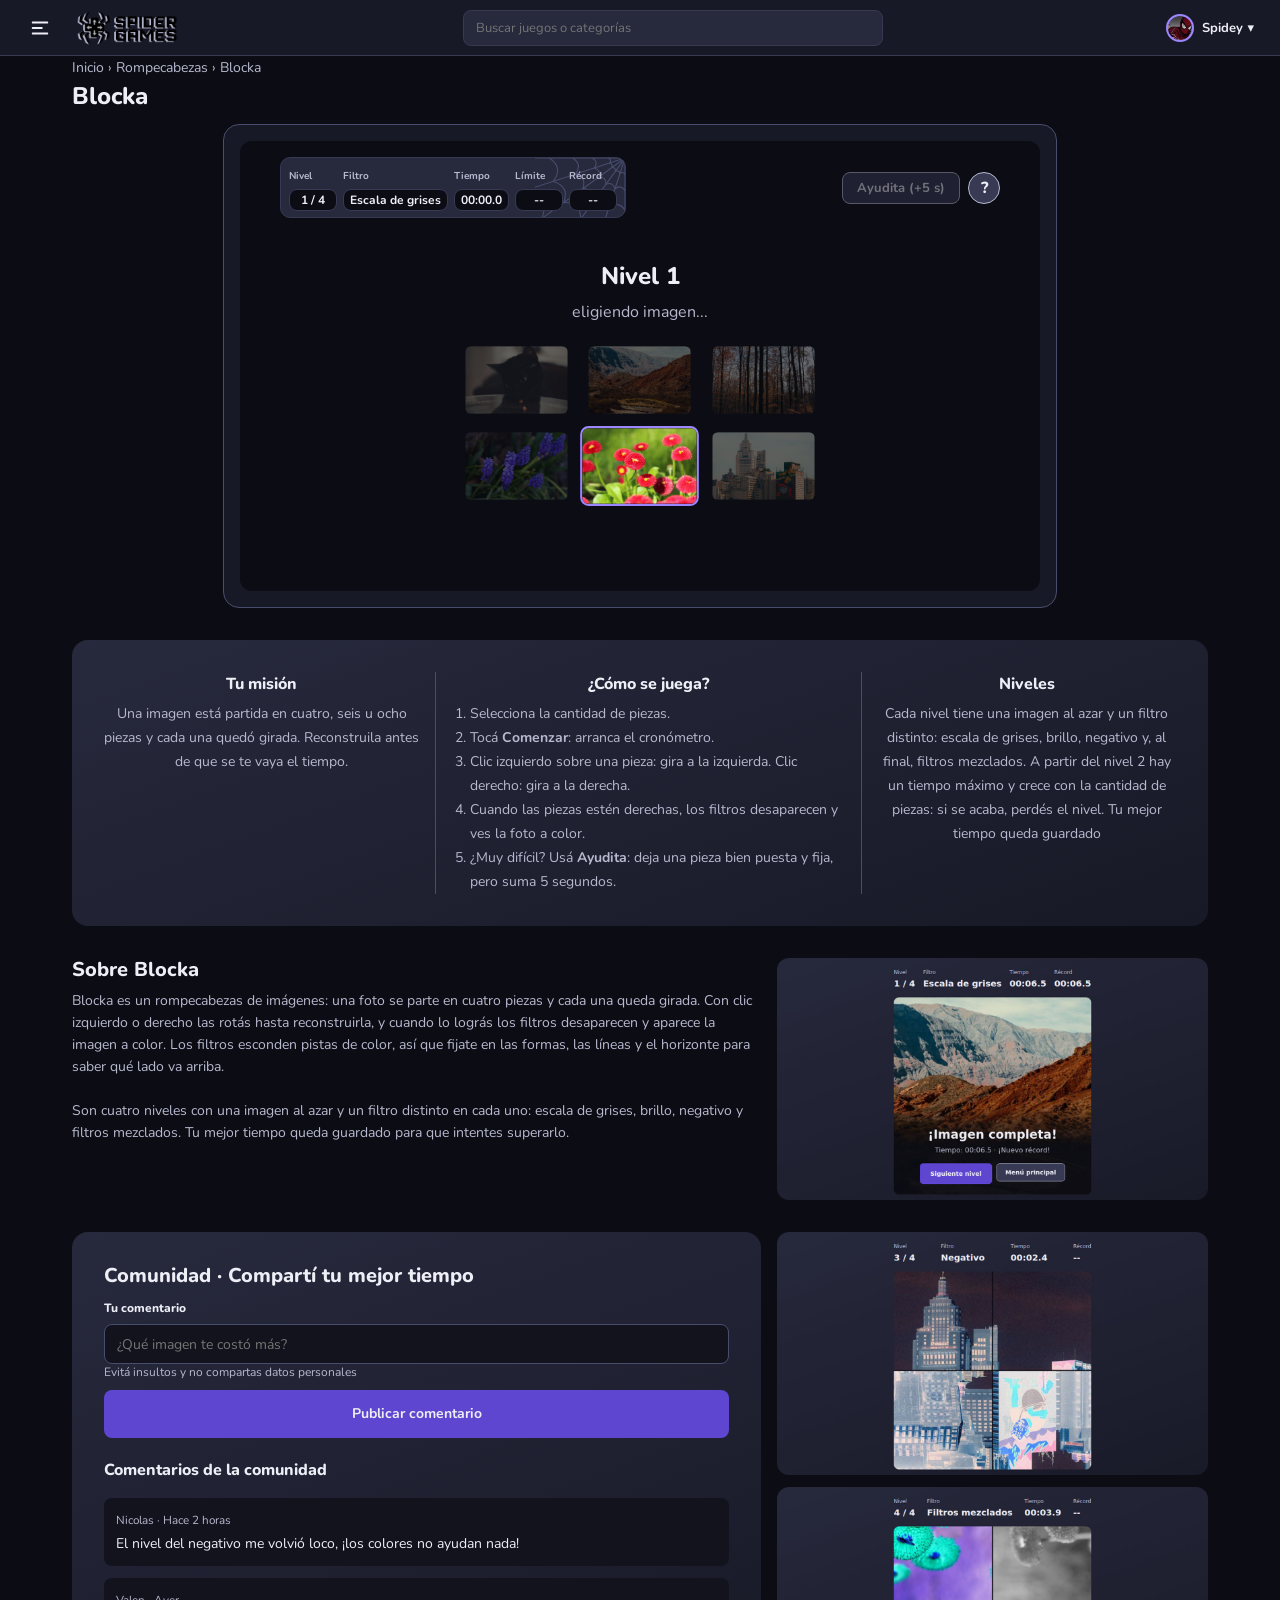
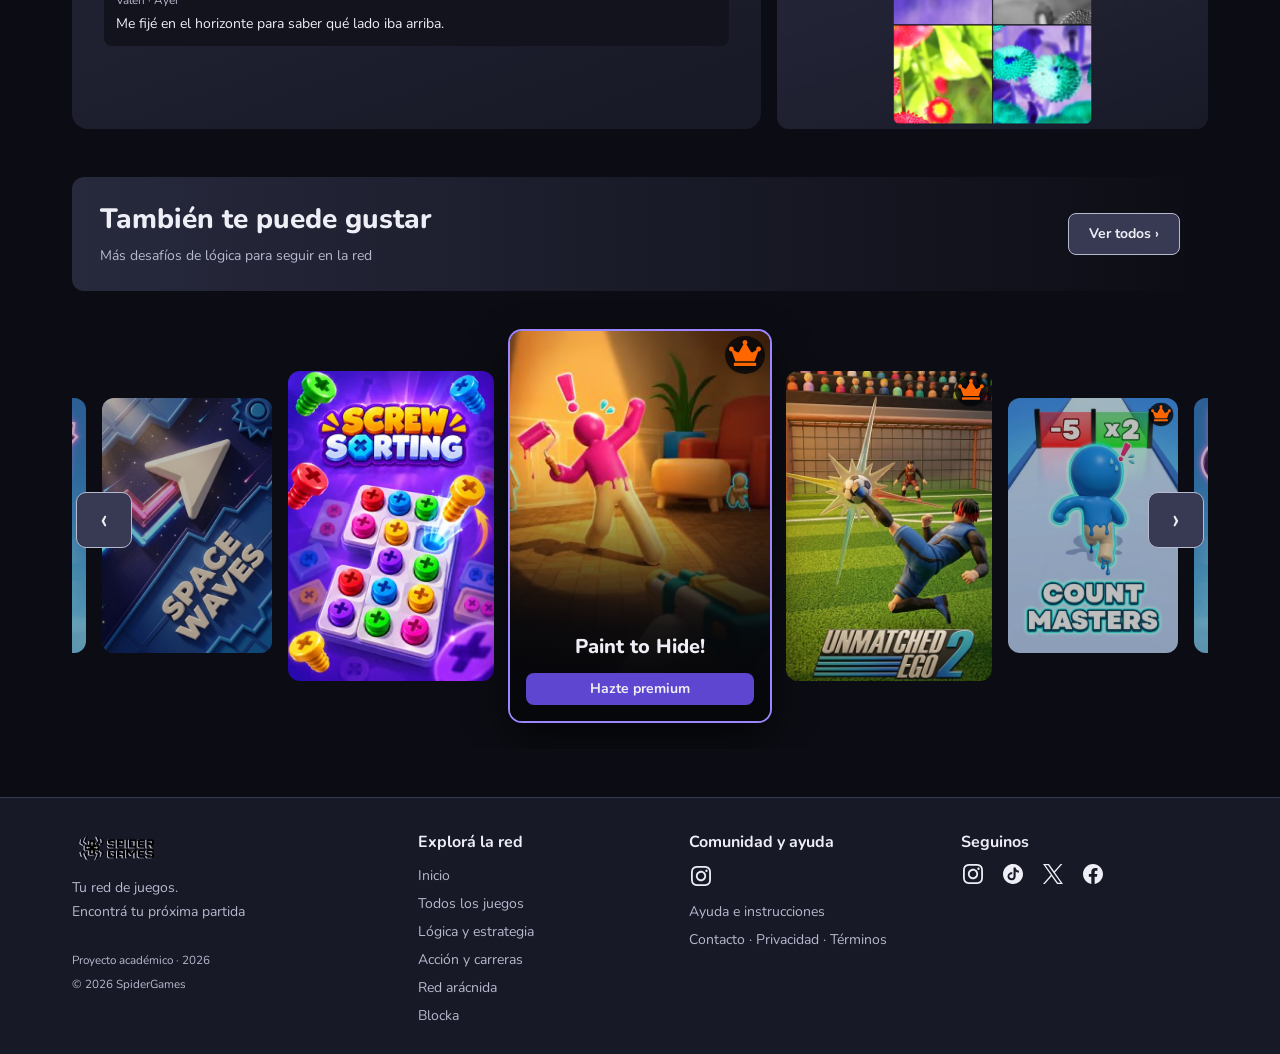
<file: blocka.html>
<!DOCTYPE html>
<html lang="es">
<head>
    <meta charset="utf-8">
    <meta name="viewport" content="width=device-width,initial-scale=1">
    <title>Blocka · Spider Games</title>
    <link rel="preconnect" href="https://fonts.googleapis.com">
    <link href="https://fonts.googleapis.com/css2?family=Nunito:wght@400;600;700;800&display=swap" rel="stylesheet">
    <link rel="stylesheet" href="css/style.css">
    <link rel="stylesheet" href="css/game.css">
    <link rel="stylesheet" href="css/blocka.css">
</head>
<body>


    <header class="encabezado">
        
        <button class="boton-icono" id="boton-menu-lateral" aria-label="Abrir menú">
            <svg width="22" height="22" viewBox="0 0 24 24" fill="none" stroke="#EDEEF6" stroke-width="2" stroke-linecap="round"><path d="M4 6h16M4 12h10M4 18h16"/></svg>
        </button>
        <a class="encabezado-logo" href="index.html"><img src="assets/logo.png" alt="Spider Games"></a>

       
        <div class="buscador">
            <input id="campo-busqueda" type="search" placeholder="Buscar juegos o categorías" autocomplete="off" aria-label="Buscar">
            <div class="buscador-resultados" id="lista-resultados">
                <a id="mensaje-sin-resultados" hidden>Sin resultados. Probá con otro nombre.</a>
            </div>
        </div>

        <div class="usuario">
            <button class="usuario-boton" id="boton-perfil" aria-label="Mi perfil"><i class="avatar"></i><span><b data-nombre-usuario>Spidey</b> ▾</span></button>
            <div class="menu-perfil" id="menu-perfil">
                <i class="avatar"></i>

                <div class="menu-perfil-nombre">
                    <b data-nombre-usuario>Spidey</b>
                    <svg width="24" height="24" viewBox="0 0 24 24" fill="none" xmlns="http://www.w3.org/2000/svg" aria-hidden="true">
                        <path d="M14 8L13.27 8.73L12.53 9.47L13.53 10.47L14.53 11.47L15.27 10.73L16 10L15 9L14 8ZM8 14V16H10L13.82 12.18L11.82 10.18L8 14Z" fill="currentColor"/>
                        <path d="M12 2C6.49 2 2 6.49 2 12C2 17.51 6.49 22 12 22C17.51 22 22 17.51 22 12C22 6.49 17.51 2 12 2ZM12 20C7.59 20 4 16.41 4 12C4 7.59 7.59 4 12 4C16.41 4 20 7.59 20 12C20 16.41 16.41 20 12 20Z" fill="currentColor"/>
                    </svg>
                </div>
                <small>peterparker@ejemplo.com</small>

                <a href="#" class="menu-perfil-premium"><img src="assets/icons/fa-solid_crown.svg" alt="" width="24" height="19"> Mejorar a premium</a>

                <a href="#">
                    <svg width="24" height="24" viewBox="0 0 24 24" fill="none" xmlns="http://www.w3.org/2000/svg" aria-hidden="true">
                        <path d="M14 8L13.27 8.73L12.53 9.47L13.53 10.47L14.53 11.47L15.27 10.73L16 10L15 9L14 8ZM8 14V16H10L13.82 12.18L11.82 10.18L8 14Z" fill="currentColor"/>
                        <path d="M12 2C6.49 2 2 6.49 2 12C2 17.51 6.49 22 12 22C17.51 22 22 17.51 22 12C22 6.49 17.51 2 12 2ZM12 20C7.59 20 4 16.41 4 12C4 7.59 7.59 4 12 4C16.41 4 20 7.59 20 12C20 16.41 16.41 20 12 20Z" fill="currentColor"/>
                    </svg>
                    Editar perfil
                </a>

                <a href="#">
                    <svg width="24" height="24" viewBox="0 0 24 24" fill="none" xmlns="http://www.w3.org/2000/svg" aria-hidden="true">
                        <path d="M21.2857 4.5H2.71429C2.3192 4.5 2 4.80469 2 5.18182V18.8182C2 19.1953 2.3192 19.5 2.71429 19.5H21.2857C21.6808 19.5 22 19.1953 22 18.8182V5.18182C22 4.80469 21.6808 4.5 21.2857 4.5ZM20.3929 6.8608V17.9659H3.60714V6.8608L2.99107 6.4027L3.8683 5.3267L4.82366 6.03622H19.1786L20.1339 5.3267L21.0112 6.4027L20.3929 6.8608ZM19.1786 6.03409L12 11.3608L4.82143 6.03409L3.86607 5.32457L2.98884 6.40057L3.60491 6.85866L11.2299 12.5178C11.4492 12.6804 11.719 12.7686 11.9967 12.7686C12.2743 12.7686 12.5441 12.6804 12.7634 12.5178L20.3929 6.8608L21.0089 6.4027L20.1317 5.3267L19.1786 6.03409Z" fill="currentColor"/>
                    </svg>
                    Preferencias de notificación
                </a>

                <a href="#">
                    <svg width="24" height="24" viewBox="0 0 24 24" fill="none" xmlns="http://www.w3.org/2000/svg" aria-hidden="true">
                        <path d="M12 3.19L19 6.3V11C19 15.52 16.02 19.69 12 20.93C7.98 19.69 5 15.52 5 11V6.3L12 3.19ZM12 1L3 5V11C3 16.55 6.84 21.74 12 23C17.16 21.74 21 16.55 21 11V5L12 1ZM11 7H13V9H11V7ZM11 11H13V17H11V11Z" fill="currentColor"/>
                    </svg>
                    Preferencias de privacidad
                </a>

                <a href="#">
                    <svg width="24" height="24" viewBox="0 0 24 24" fill="none" xmlns="http://www.w3.org/2000/svg" aria-hidden="true">
                        <path d="M21.6748 14.6648L20.1397 13.3523C20.2123 12.907 20.2498 12.4523 20.2498 11.9976C20.2498 11.5429 20.2123 11.0883 20.1397 10.6429L21.6748 9.33044C21.7906 9.23132 21.8735 9.09929 21.9124 8.95193C21.9513 8.80456 21.9445 8.64883 21.8928 8.50544L21.8717 8.44451C21.4491 7.26331 20.8162 6.16833 20.0037 5.21248L19.9615 5.16326C19.863 5.04736 19.7316 4.96405 19.5847 4.92431C19.4379 4.88456 19.2824 4.89024 19.1389 4.9406L17.2334 5.61794C16.5303 5.04138 15.7451 4.58669 14.8967 4.26794L14.5287 2.27576C14.501 2.12586 14.4282 1.98795 14.3202 1.88036C14.2122 1.77277 14.074 1.70059 13.924 1.67341L13.8607 1.66169C12.6397 1.44138 11.3553 1.44138 10.1342 1.66169L10.0709 1.67341C9.9209 1.70059 9.78271 1.77277 9.6747 1.88036C9.56669 1.98795 9.49398 2.12586 9.46622 2.27576L9.0959 4.27732C8.25424 4.59615 7.47044 5.0506 6.77559 5.62263L4.85606 4.9406C4.71254 4.88984 4.55698 4.88395 4.41003 4.92372C4.26309 4.9635 4.13173 5.04704 4.0334 5.16326L3.99122 5.21248C3.17968 6.16901 2.54693 7.26381 2.12325 8.44451L2.10215 8.50544C1.99668 8.79841 2.0834 9.12654 2.32012 9.33044L3.87403 10.657C3.80137 11.0976 3.76622 11.5476 3.76622 11.9953C3.76622 12.4453 3.80137 12.8953 3.87403 13.3336L2.32012 14.6601C2.20433 14.7593 2.12146 14.8913 2.08252 15.0387C2.04359 15.186 2.05043 15.3418 2.10215 15.4851L2.12325 15.5461C2.54747 16.7273 3.17559 17.8172 3.99122 18.7781L4.0334 18.8273C4.13197 18.9432 4.26333 19.0265 4.41019 19.0663C4.55704 19.106 4.7125 19.1003 4.85606 19.05L6.77559 18.3679C7.47403 18.9422 8.2545 19.3969 9.0959 19.7133L9.46622 21.7148C9.49398 21.8647 9.56669 22.0026 9.6747 22.1102C9.78271 22.2178 9.9209 22.29 10.0709 22.3172L10.1342 22.3289C11.3665 22.5504 12.6284 22.5504 13.8607 22.3289L13.924 22.3172C14.074 22.29 14.2122 22.2178 14.3202 22.1102C14.4282 22.0026 14.501 21.8647 14.5287 21.7148L14.8967 19.7226C15.7448 19.4047 16.5344 18.9485 17.2334 18.3726L19.1389 19.05C19.2824 19.1007 19.438 19.1066 19.5849 19.0669C19.7318 19.0271 19.8632 18.9435 19.9615 18.8273L20.0037 18.7781C20.8193 17.8148 21.4475 16.7273 21.8717 15.5461L21.8928 15.4851C21.9982 15.1969 21.9115 14.8687 21.6748 14.6648ZM18.4756 10.9195C18.5342 11.2734 18.5647 11.6367 18.5647 12C18.5647 12.3633 18.5342 12.7265 18.4756 13.0804L18.3209 14.0203L20.0717 15.5179C19.8063 16.1294 19.4713 16.7082 19.0732 17.2429L16.8982 16.4719L16.1623 17.0765C15.6022 17.5359 14.9787 17.8969 14.3037 18.15L13.4107 18.4851L12.9912 20.7586C12.3293 20.8336 11.661 20.8336 10.999 20.7586L10.5795 18.4804L9.69356 18.1406C9.02559 17.8875 8.4045 17.5265 7.84903 17.0695L7.11309 16.4625L4.92403 17.2406C4.52559 16.7039 4.19278 16.125 3.92559 15.5156L5.69512 14.0039L5.54278 13.0664C5.48653 12.7172 5.45606 12.3562 5.45606 12C5.45606 11.6414 5.48418 11.2828 5.54278 10.9336L5.69512 9.99607L3.92559 8.48435C4.19043 7.87263 4.52559 7.29607 4.92403 6.75935L7.11309 7.53748L7.84903 6.93044C8.4045 6.47341 9.02559 6.11248 9.69356 5.85935L10.5818 5.52419L11.0014 3.24607C11.66 3.17107 12.3326 3.17107 12.9936 3.24607L13.4131 5.51951L14.3061 5.85466C14.9787 6.10779 15.6045 6.46873 16.1647 6.9281L16.9006 7.53279L19.0756 6.76169C19.474 7.29841 19.8068 7.87732 20.074 8.48669L18.3232 9.98435L18.4756 10.9195ZM11.9998 7.6406C9.72168 7.6406 7.87481 9.48748 7.87481 11.7656C7.87481 14.0437 9.72168 15.8906 11.9998 15.8906C14.2779 15.8906 16.1248 14.0437 16.1248 11.7656C16.1248 9.48748 14.2779 7.6406 11.9998 7.6406ZM13.8561 13.6219C13.6126 13.866 13.3233 14.0596 13.0047 14.1916C12.6861 14.3235 12.3446 14.3911 11.9998 14.3906C11.299 14.3906 10.6404 14.1164 10.1436 13.6219C9.8994 13.3784 9.70578 13.089 9.57385 12.7705C9.44192 12.4519 9.37427 12.1104 9.37481 11.7656C9.37481 11.0648 9.64903 10.4062 10.1436 9.90935C10.6404 9.41248 11.299 9.1406 11.9998 9.1406C12.7006 9.1406 13.3592 9.41248 13.8561 9.90935C14.1002 10.1528 14.2938 10.4422 14.4258 10.7607C14.5577 11.0793 14.6253 11.4208 14.6248 11.7656C14.6248 12.4664 14.3506 13.125 13.8561 13.6219Z" fill="currentColor"/>
                    </svg>
                    Configuración de cuenta
                </a>

                <a href="#">
                    <svg width="24" height="24" viewBox="0 0 24 24" fill="none" xmlns="http://www.w3.org/2000/svg" aria-hidden="true">
                        <path d="M21.2857 4.5H2.71429C2.3192 4.5 2 4.80469 2 5.18182V18.8182C2 19.1953 2.3192 19.5 2.71429 19.5H21.2857C21.6808 19.5 22 19.1953 22 18.8182V5.18182C22 4.80469 21.6808 4.5 21.2857 4.5ZM20.3929 6.8608V17.9659H3.60714V6.8608L2.99107 6.4027L3.8683 5.3267L4.82366 6.03622H19.1786L20.1339 5.3267L21.0112 6.4027L20.3929 6.8608ZM19.1786 6.03409L12 11.3608L4.82143 6.03409L3.86607 5.32457L2.98884 6.40057L3.60491 6.85866L11.2299 12.5178C11.4492 12.6804 11.719 12.7686 11.9967 12.7686C12.2743 12.7686 12.5441 12.6804 12.7634 12.5178L20.3929 6.8608L21.0089 6.4027L20.1317 5.3267L19.1786 6.03409Z" fill="currentColor"/>
                    </svg>
                    Soporte
                </a>

                <hr>

                <a href="login.html" class="menu-perfil-salir">
                    <svg width="24" height="24" viewBox="0 0 24 24" fill="none" xmlns="http://www.w3.org/2000/svg" aria-hidden="true">
                        <path d="M17 8L21 12L17 16M21 12H7M13 16V17C13 17.7956 12.6839 18.5587 12.1213 19.1213C11.5587 19.6839 10.7956 20 10 20H6C5.20435 20 4.44129 19.6839 3.87868 19.1213C3.31607 18.5587 3 17.7956 3 17V7C3 6.20435 3.31607 5.44129 3.87868 4.87868C4.44129 4.31607 5.20435 4 6 4H10C10.7956 4 11.5587 4.31607 12.1213 4.87868C12.6839 5.44129 13 6.20435 13 7V8" stroke="currentColor" stroke-width="2" stroke-linecap="round" stroke-linejoin="round"/>
                    </svg>
                    Cerrar sesión
                </a>
            </div>
        </div>
    </header>

    <div class="fondo-oscuro" id="fondo-oscuro-menu"></div>
    <nav class="menu-lateral" id="menu-lateral" aria-label="Menú de SpiderGames">
        <a href="index.html"><svg width="24" height="24" viewBox="0 0 24 24" fill="none" xmlns="http://www.w3.org/2000/svg"><path d="M21.9475 11.7175C21.9625 11.695 21.985 11.665 21.9925 11.635V11.6275C22 11.6125 22 11.5975 22.0075 11.5825C22.0075 11.5675 22.015 11.5525 22.015 11.53V11.47C22.015 11.455 22.0075 11.44 22.0075 11.425V11.4175C22.0075 11.4025 22 11.3875 21.9925 11.38V11.3725L21.97 11.3275C21.9625 11.3125 21.955 11.305 21.9475 11.29L21.94 11.2825C21.9325 11.2675 21.9175 11.26 21.91 11.245C21.8992 11.2331 21.8865 11.2229 21.8725 11.215L21.865 11.2075C21.8483 11.2003 21.8331 11.1901 21.82 11.1775C19.885 10.135 18.82 8.7025 18.67 6.925C18.55 5.5675 19.015 4.5025 19.015 4.495V4.4875C19.0225 4.4725 19.03 4.4575 19.03 4.4425V4.435C19.0375 4.42 19.0375 4.405 19.0375 4.39V4.27C19.0353 4.24131 19.0277 4.21331 19.015 4.1875C19.015 4.1875 19.015 4.18 19.0075 4.18C19.0019 4.16647 18.9943 4.15383 18.985 4.1425C18.9775 4.1275 18.9625 4.1125 18.955 4.105V4.0975L18.9475 4.09L18.9325 4.075L18.9175 4.06L18.91 4.0525C18.895 4.045 18.8875 4.03 18.8725 4.0225C18.8725 4.0225 18.865 4.0225 18.865 4.015C18.8575 4.015 18.8425 4.0075 18.835 4C18.835 4 18.8275 4 18.8275 3.9925C18.8125 3.985 18.7975 3.9775 18.7825 3.9775H18.775C18.76 3.97 18.745 3.97 18.73 3.97H18.6025C18.5875 3.97 18.5725 3.9775 18.5575 3.9775C16.45 4.6075 14.6875 4.3525 13.3225 3.1975C12.2875 2.3275 11.86 1.2475 11.86 1.24L11.8375 1.195C11.83 1.18 11.8225 1.1725 11.815 1.1575L11.8075 1.15C11.8 1.135 11.785 1.1275 11.7775 1.1125L11.7475 1.0825L11.74 1.075C11.7175 1.06 11.6875 1.0375 11.6575 1.03H11.65C11.635 1.0225 11.62 1.0225 11.605 1.015C11.575 1.0075 11.56 1 11.545 1H11.4775C11.4625 1 11.4475 1.0075 11.4325 1.0075H11.425C11.41 1.0075 11.4025 1.015 11.3875 1.0225C11.3875 1.0225 11.38 1.0225 11.38 1.03L11.335 1.0525H11.3275C11.3125 1.06 11.305 1.0675 11.29 1.075L11.2825 1.0825C11.2675 1.09 11.26 1.105 11.245 1.1125L11.215 1.1425L11.2075 1.15C11.2 1.165 11.1925 1.18 11.185 1.1875C10.1425 3.1225 8.71 4.1875 6.9325 4.3375C5.5825 4.4725 4.5175 4 4.51 4H4.5025L4.4575 3.9775H4.45C4.435 3.9775 4.42 3.97 4.4125 3.97H4.2925C4.2625 3.9775 4.2325 3.985 4.2025 4C4.2025 4 4.195 4 4.195 4.0075C4.18 4.0075 4.165 4.015 4.1575 4.0225C4.135 4.0375 4.1275 4.045 4.1125 4.0525H4.105L4.0975 4.06C4.0975 4.0675 4.0975 4.075 4.09 4.075C4.0825 4.0825 4.0825 4.09 4.075 4.09L4.0675 4.0975C4.06 4.1125 4.045 4.1275 4.0375 4.1425C4.0375 4.1425 4.0375 4.15 4.03 4.15C4.03 4.1575 4.0225 4.1725 4.015 4.18C4.015 4.18 4.015 4.1875 4.0075 4.1875C4.0075 4.2025 4 4.2175 3.9925 4.24C3.9925 4.255 3.985 4.27 3.985 4.285V4.3975C3.985 4.4125 3.9925 4.4275 3.9925 4.4425C4.6225 6.55 4.3675 8.3125 3.2125 9.6775C2.3425 10.7125 1.27 11.1325 1.2475 11.14L1.2025 11.1625H1.195C1.18 11.17 1.1725 11.1775 1.1575 11.185L1.15 11.1925C1.135 11.2 1.1275 11.215 1.1125 11.2225L1.105 11.23C1.0975 11.2375 1.09 11.2525 1.075 11.26L1.0675 11.2675C1.0525 11.29 1.0375 11.32 1.0225 11.35V11.3575C1.015 11.3725 1.015 11.3875 1.0075 11.4025C1.0075 11.4175 1 11.4325 1 11.4475V11.5075C1 11.5225 1.0075 11.5375 1.0075 11.5525V11.56C1.0075 11.575 1.015 11.59 1.0225 11.5975V11.605L1.045 11.65C1.0525 11.665 1.06 11.6725 1.0675 11.6875L1.075 11.695C1.0825 11.71 1.0975 11.7175 1.105 11.7325C1.1125 11.74 1.1275 11.755 1.1425 11.7625L1.15 11.77C1.165 11.7775 1.18 11.785 1.195 11.8C3.13 12.8425 4.195 14.275 4.345 16.0525C4.48 17.4325 4.015 18.4975 4.015 18.505V18.5125C4.0075 18.5275 4 18.5425 4 18.5575V18.565C3.9925 18.58 3.9925 18.595 3.9925 18.61V18.73C4 18.76 4.0075 18.79 4.0225 18.82C4.0225 18.82 4.0225 18.8275 4.03 18.8275C4.0375 18.8425 4.045 18.8575 4.0525 18.865C4.06 18.88 4.075 18.895 4.0825 18.9025V18.91L4.09 18.9175L4.105 18.9325L4.12 18.9475L4.1275 18.955C4.1425 18.9625 4.15 18.9775 4.165 18.985C4.165 18.985 4.1725 18.985 4.1725 18.9925C4.1875 19 4.195 19.0075 4.21 19.015C4.21 19.015 4.2175 19.015 4.2175 19.0225C4.2325 19.03 4.2475 19.0375 4.2625 19.0375H4.27C4.285 19.045 4.3 19.045 4.315 19.045H4.4275C4.4425 19.045 4.4575 19.0375 4.4725 19.0375C6.58 18.4 8.3425 18.6625 9.7075 19.8175C10.7425 20.6875 11.17 21.7675 11.17 21.775L11.1925 21.82C11.2 21.835 11.2075 21.8425 11.215 21.8575L11.2225 21.865C11.23 21.88 11.245 21.8875 11.2525 21.9025L11.2825 21.9325L11.29 21.94C11.3125 21.955 11.3425 21.9775 11.3725 21.985H11.38C11.395 21.9925 11.41 21.9925 11.425 22C11.44 22 11.455 22.0075 11.47 22.0075H11.56C11.575 22.0075 11.5825 22 11.5975 22H11.605C11.6342 21.9917 11.6621 21.9791 11.6875 21.9625L11.695 21.955C11.7025 21.9475 11.7175 21.94 11.725 21.9325L11.7325 21.925C11.7475 21.9175 11.755 21.9025 11.7625 21.895L11.77 21.8875C11.7775 21.88 11.785 21.8725 11.7925 21.8575L11.8 21.85C11.8075 21.835 11.815 21.8275 11.8225 21.8125C12.865 19.8775 14.2975 18.8125 16.075 18.6625C17.425 18.5425 18.49 19.0075 18.4975 19.015C18.5125 19.0225 18.5275 19.03 18.5425 19.03H18.55C18.565 19.0375 18.58 19.0375 18.595 19.0375H18.7225C18.7525 19.03 18.7825 19.0225 18.8125 19.0075C18.8125 19.0075 18.82 19.0075 18.82 19C18.835 18.9925 18.85 18.985 18.8575 18.9775C18.8725 18.97 18.8875 18.955 18.895 18.9475H18.9025L18.91 18.94L18.925 18.925L18.94 18.91L18.9475 18.9025C18.955 18.8875 18.97 18.88 18.9775 18.865C18.9775 18.865 18.9775 18.8575 18.985 18.8575C18.9925 18.8425 19 18.835 19.0075 18.82C19.0075 18.82 19.0075 18.8125 19.015 18.8125C19.0225 18.7975 19.03 18.7825 19.03 18.7675C19.0375 18.7525 19.0375 18.7375 19.0375 18.7225V18.61C19.0375 18.595 19.03 18.58 19.03 18.565C18.4 16.4575 18.655 14.695 19.81 13.33C20.68 12.295 21.76 11.8675 21.7675 11.8675L21.8125 11.845H21.82C21.835 11.8375 21.8425 11.83 21.8575 11.8225L21.865 11.815C21.88 11.8075 21.8875 11.7925 21.9025 11.785L21.9325 11.755C21.94 11.725 21.94 11.725 21.9475 11.7175ZM20.35 11.125H17.2375C15.1075 9.925 15.6775 8.0875 15.8125 7.735L17.9575 5.59C17.8975 5.9875 17.875 6.4525 17.9125 6.9475C18.07 8.905 19.1725 10.24 20.35 11.125ZM8.125 14.02C8.0725 13.405 7.8325 12.595 7.0675 11.875H10.615L8.14 14.35C8.14 14.245 8.1325 14.1325 8.125 14.02ZM11.89 7.0975C11.965 7.1725 12.0475 7.2475 12.13 7.3225C12.58 7.705 13.2775 8.0875 14.2675 8.0875H14.395L11.89 10.5925V7.0975ZM11.14 10.5925L8.665 8.1175C8.77 8.1175 8.8825 8.1175 8.995 8.11C9.61 8.0575 10.42 7.8175 11.14 7.0525V10.5925ZM10.6075 11.125H7.1125C7.1875 11.05 7.2625 10.9675 7.3375 10.885C7.735 10.4125 8.14 9.6775 8.1025 8.62L10.6075 11.125ZM11.14 12.4075V15.91C11.065 15.835 10.9825 15.76 10.9 15.685C10.45 15.3025 9.7525 14.92 8.7625 14.92H8.635L11.14 12.4075ZM11.89 12.4075L14.365 14.8825C14.26 14.8825 14.1475 14.8825 14.035 14.89C13.42 14.9425 12.61 15.1825 11.89 15.9475V12.4075ZM12.4225 11.875H15.925C15.85 11.95 15.775 12.0325 15.7 12.115C15.3025 12.5875 14.8975 13.3225 14.935 14.38L12.4225 11.875ZM12.4225 11.125L14.8975 8.65C14.8975 8.755 14.8975 8.8675 14.905 8.98C14.9575 9.595 15.1975 10.405 15.9625 11.125H12.4225ZM12.82 3.7525C14.3125 5.0275 16.0375 5.1925 17.5 4.9825L15.295 7.1875C12.94 7.8475 12.0475 6.145 11.89 5.8V2.7625C12.13 3.085 12.4375 3.43 12.82 3.7525ZM6.9625 5.1025C8.92 4.945 10.255 3.8425 11.14 2.665V5.7775C9.94 7.9075 8.1025 7.3375 7.75 7.2025L5.605 5.0575C6.0025 5.11 6.46 5.14 6.9625 5.1025ZM3.7675 10.195C5.0425 8.7025 5.2075 6.9775 4.9975 5.515L7.2025 7.72C7.8625 10.0675 6.16 10.9675 5.815 11.125H2.7775C3.1 10.885 3.445 10.5775 3.7675 10.195ZM2.68 11.875H5.7925C7.9225 13.075 7.3525 14.9125 7.2175 15.265L5.0725 17.41C5.1325 17.0125 5.155 16.5475 5.1175 16.0525C4.96 14.095 3.8575 12.76 2.68 11.875ZM10.21 19.2475C9.055 18.265 7.7575 17.9425 6.5575 17.9425C6.205 17.9425 5.86 17.9725 5.53 18.0175L7.735 15.8125C10.09 15.1525 10.9825 16.855 11.14 17.2V20.2375C10.9 19.915 10.5925 19.57 10.21 19.2475ZM16.0675 17.8975C14.11 18.055 12.775 19.1575 11.89 20.335V17.2225C13.09 15.0925 14.9275 15.6625 15.28 15.7975L17.425 17.9425C17.0275 17.89 16.57 17.86 16.0675 17.8975ZM19.2625 12.805C17.9875 14.2975 17.8225 16.0225 18.0325 17.485L15.8275 15.28C15.1675 12.925 16.87 12.0325 17.215 11.875H20.2525C19.93 12.115 19.585 12.4225 19.2625 12.805Z" fill="#B7B9CF"/></svg>Inicio</a>
        <a href="#"><img src="assets/icons/fa-solid_crown.svg" alt="" width="24" height="19">Juegos premium</a>
        <a href="#"><svg width="24" height="24" viewBox="0 0 24 24" fill="none" xmlns="http://www.w3.org/2000/svg"><path d="M19.5492 10.9969C19.0942 9.97281 18.4328 9.05364 17.6063 8.2969L16.9242 7.67111C16.9011 7.65045 16.8732 7.63578 16.843 7.62841C16.8129 7.62103 16.7814 7.62116 16.7513 7.6288C16.7212 7.63644 16.6935 7.65134 16.6705 7.6722C16.6475 7.69307 16.63 7.71925 16.6195 7.74846L16.3148 8.62268C16.125 9.17111 15.7758 9.73127 15.2812 10.2821C15.2484 10.3172 15.2109 10.3266 15.1852 10.3289C15.1594 10.3313 15.1195 10.3266 15.0844 10.2938C15.0516 10.2656 15.0352 10.2235 15.0375 10.1813C15.1242 8.77033 14.7023 7.17893 13.7789 5.4469C13.0148 4.00783 11.9531 2.88518 10.6266 2.10236L9.65859 1.53283C9.53203 1.45783 9.37031 1.55627 9.37734 1.70393L9.42891 2.82893C9.46406 3.59768 9.375 4.27736 9.16406 4.84221C8.90625 5.53361 8.53594 6.1758 8.0625 6.75236C7.73303 7.15307 7.35959 7.51549 6.94922 7.83283C5.96087 8.5926 5.15722 9.56612 4.59844 10.6805C4.04103 11.8046 3.75068 13.0422 3.75 14.2969C3.75 15.4031 3.96797 16.4742 4.39922 17.4844C4.81562 18.457 5.41654 19.3396 6.16875 20.0836C6.92813 20.8336 7.80938 21.4242 8.79141 21.8344C9.80859 22.261 10.8867 22.4766 12 22.4766C13.1133 22.4766 14.1914 22.261 15.2086 21.8367C16.1882 21.429 17.079 20.8343 17.8312 20.086C18.5906 19.336 19.1859 18.4594 19.6008 17.4867C20.0314 16.4793 20.2523 15.3948 20.25 14.2992C20.25 13.1555 20.0156 12.0446 19.5492 10.9969Z" fill="#B7B9CF"/></svg>Tendencias</a>
        <a href="#"><svg width="24" height="24" viewBox="0 0 24 24" fill="none" xmlns="http://www.w3.org/2000/svg"><path d="M19.5492 10.9969C19.0942 9.97281 18.4328 9.05364 17.6063 8.2969L16.9242 7.67111C16.9011 7.65045 16.8732 7.63578 16.843 7.62841C16.8129 7.62103 16.7814 7.62116 16.7513 7.6288C16.7212 7.63644 16.6935 7.65134 16.6705 7.6722C16.6475 7.69307 16.63 7.71925 16.6195 7.74846L16.3148 8.62268C16.125 9.17111 15.7758 9.73127 15.2812 10.2821C15.2484 10.3172 15.2109 10.3266 15.1852 10.3289C15.1594 10.3313 15.1195 10.3266 15.0844 10.2938C15.0516 10.2656 15.0352 10.2235 15.0375 10.1813C15.1242 8.77033 14.7023 7.17893 13.7789 5.4469C13.0148 4.00783 11.9531 2.88518 10.6266 2.10236L9.65859 1.53283C9.53203 1.45783 9.37031 1.55627 9.37734 1.70393L9.42891 2.82893C9.46406 3.59768 9.375 4.27736 9.16406 4.84221C8.90625 5.53361 8.53594 6.1758 8.0625 6.75236C7.73303 7.15307 7.35959 7.51549 6.94922 7.83283C5.96087 8.5926 5.15722 9.56612 4.59844 10.6805C4.04103 11.8046 3.75068 13.0422 3.75 14.2969C3.75 15.4031 3.96797 16.4742 4.39922 17.4844C4.81562 18.457 5.41654 19.3396 6.16875 20.0836C6.92813 20.8336 7.80938 21.4242 8.79141 21.8344C9.80859 22.261 10.8867 22.4766 12 22.4766C13.1133 22.4766 14.1914 22.261 15.2086 21.8367C16.1882 21.429 17.079 20.8343 17.8312 20.086C18.5906 19.336 19.1859 18.4594 19.6008 17.4867C20.0314 16.4793 20.2523 15.3948 20.25 14.2992C20.25 13.1555 20.0156 12.0446 19.5492 10.9969Z" fill="#B7B9CF"/></svg>Novedades</a>
        <a href="#"><svg width="24" height="24" viewBox="0 0 24 24" fill="none" xmlns="http://www.w3.org/2000/svg"><path d="M12 1.125C7.5 1.125 4.5 4.875 4.5 8.625C4.5 17.625 8.25 22.875 12 22.875C15.75 22.875 19.5 17.625 19.5 8.625C19.5 4.875 16.5 1.125 12 1.125ZM6 7.875C6.36563 9.375 7.64062 12.1828 10.5 13.875L8.25 16.125C5.07656 14.1984 5.25 9.375 6 7.875ZM18 7.875C18.75 9.375 18.9234 14.1984 15.75 16.125L13.5 13.875C16.3594 12.1828 17.6344 9.375 18 7.875Z" fill="#B7B9CF"/></svg>Originales</a>
        <a href="#"><svg width="24" height="24" viewBox="0 0 24 24" fill="none" xmlns="http://www.w3.org/2000/svg"><path d="M4.19995 6.00002C5.1937 6.00002 5.99995 5.19377 5.99995 4.20002C5.99995 3.20627 5.1937 2.40002 4.19995 2.40002C3.2062 2.40002 2.39995 3.20627 2.39995 4.20002C2.39995 5.19377 3.2062 6.00002 4.19995 6.00002ZM3.59995 7.20002C2.2762 7.20002 1.19995 8.27627 1.19995 9.60002V14.4C1.19995 15.0638 1.7362 15.6 2.39995 15.6C2.76745 15.6 3.0937 15.435 3.31495 15.18L4.21495 20.5988C4.3237 21.2513 4.94245 21.6938 5.59495 21.585C6.24745 21.4763 6.68995 20.8575 6.5812 20.205L5.81245 15.6038H6.4012L7.5262 20.6625C7.6687 21.3113 8.30995 21.7163 8.9587 21.5738C9.60745 21.4313 10.0125 20.79 9.86995 20.1413L7.7212 10.4663L12.0825 12.4838C12.1012 12.495 12.1237 12.5025 12.1425 12.51C12.4649 12.645 12.8175 12.6263 13.1137 12.4838C13.2412 12.4238 13.3612 12.3375 13.4625 12.2325C13.5787 12.1125 13.6687 11.97 13.7287 11.805C13.7325 11.7938 13.7362 11.7788 13.74 11.7675L13.8337 11.4863C14.0475 10.845 14.52 10.3275 15.135 10.0538L15.435 9.92252C15.4725 9.90752 15.5062 9.89252 15.5437 9.87752L14.91 12.2588C14.7 13.05 14.9062 13.8938 15.4612 14.4975L18.1124 17.3888L18.9375 20.6925C19.0987 21.3338 19.7512 21.7275 20.3925 21.5663C21.0337 21.405 21.4274 20.7525 21.2662 20.1113L20.4037 16.6575C20.3324 16.365 20.1862 16.0988 19.9837 15.8775L18.1274 13.8525L18.8512 11.3963L19.2112 12.2588C19.3762 12.6563 19.6799 12.9825 20.0662 13.1775L21.0674 13.6763C21.66 13.9725 22.3799 13.7325 22.6762 13.14C22.9725 12.5475 22.7325 11.8275 22.14 11.5313L21.3375 11.13L20.7637 9.75002C20.1224 8.20877 18.615 7.20377 16.9424 7.20377C16.0875 7.20377 15.2437 7.38377 14.4637 7.72877L14.1637 7.86002C13.2557 8.26555 12.4949 8.94126 11.985 9.79502L7.0987 7.53377C6.6262 7.31252 6.1087 7.20002 5.58745 7.20002H3.59995ZM18.6 6.00002C19.5937 6.00002 20.4 5.19377 20.4 4.20002C20.4 3.20627 19.5937 2.40002 18.6 2.40002C17.6062 2.40002 16.8 3.20627 16.8 4.20002C16.8 5.19377 17.6062 6.00002 18.6 6.00002ZM14.3137 14.985L13.3762 17.325L11.1487 19.5525C10.6799 20.0213 10.6799 20.7825 11.1487 21.2513C11.6174 21.72 12.3787 21.72 12.8475 21.2513L15.1612 18.9375C15.3337 18.765 15.4687 18.5588 15.5587 18.3338L16.1025 16.9763L14.5762 15.3113C14.4825 15.21 14.3962 15.1013 14.3137 14.9888V14.985Z" fill="#B7B9CF"/></svg>Multijugador</a>
        <a href="#"><svg width="24" height="24" viewBox="0 0 24 24" fill="none" xmlns="http://www.w3.org/2000/svg"><path d="M21.29 16.71L22.71 15.29L19.5 12.11L16.5 11.26L18.41 11L22.6 7.80001L21.4 6.20001L17.59 9.05001L14.91 9.50001L18.11 6.31001L17 1.76001L15 2.24001L15.86 5.69001L14.76 6.83001C14.5295 6.28884 14.145 5.82739 13.6542 5.50304C13.1635 5.17869 12.5883 5.00576 12 5.00576C11.4118 5.00576 10.8366 5.17869 10.3458 5.50304C9.85512 5.82739 9.47058 6.28884 9.24004 6.83001L8.11004 5.69001L9.00004 2.24001L7.00004 1.76001L5.89004 6.31001L9.09004 9.50001L6.40004 9.05001L2.60004 6.20001L1.40004 7.80001L5.60004 11L7.46004 11.31L4.46004 12.16L1.29004 15.29L2.71004 16.71L5.50004 13.89L7.87004 13.22L4.00004 16.54V22H6.00004V17.46L7.56004 16.12C7.73362 17.1723 8.2753 18.1287 9.08849 18.8188C9.90168 19.5088 10.9335 19.8876 12 19.8876C13.0665 19.8876 14.0984 19.5088 14.9116 18.8188C15.7248 18.1287 16.2665 17.1723 16.44 16.12L18 17.46V22H20V16.54L16.13 13.22L18.5 13.89L21.29 16.71Z" fill="#B7B9CF"/></svg>Todos los juegos</a>
        <h5>Categorías</h5>
        <a href="#"><svg width="24" height="24" viewBox="0 0 24 24" fill="none" xmlns="http://www.w3.org/2000/svg"><path d="M9.51789 22C9.02789 20.4023 8.28872 19.2112 7.30039 18.4265C5.81789 17.25 3.46239 17.9815 2.59239 16.7675C1.72239 15.5535 3.20189 13.3215 3.72089 12.0045C4.23989 10.6875 1.73089 10.222 2.02389 9.848C2.21889 9.59867 3.48706 8.87933 5.82839 7.69C6.49339 3.89667 8.95022 2 13.1989 2C19.5719 2 21.9999 7.403 21.9999 10.84C21.9999 14.276 19.0599 17.978 14.8719 18.7765C14.4976 19.3218 15.0376 20.3963 16.4919 22" stroke="#B7B9CF" stroke-width="2.3335" stroke-linecap="round" stroke-linejoin="round"/><path fill-rule="evenodd" clip-rule="evenodd" d="M9.74986 7.25C9.42286 8.517 9.52003 9.40683 10.0414 9.9195C10.5624 10.4318 11.4504 10.7668 12.7054 10.9245C12.4204 12.5588 12.7675 13.3255 13.7469 13.2245C14.7259 13.1238 15.3142 12.7172 15.5119 12.0045C17.0419 12.4345 17.8712 12.0745 17.9999 10.9245C18.1924 9.1995 17.2624 7.824 16.8809 7.824C16.4994 7.824 15.5119 7.7775 15.5119 7.25C15.5119 6.7225 14.3579 6.425 13.3164 6.425C12.2749 6.425 12.9014 5.7225 11.4714 6C10.518 6.185 9.94419 6.60167 9.74986 7.25Z" fill="#B7B9CF" stroke="#B7B9CF" stroke-width="2" stroke-linejoin="round"/><path d="M15.2498 12.75C14.7413 13.0655 14.0438 13.59 13.7498 14C13.0153 15.025 12.4198 15.649 12.2898 16.304" stroke="#B7B9CF" stroke-width="2" stroke-linecap="round"/></svg>Lógica</a>
        <a href="#"><svg width="24" height="24" viewBox="0 0 24 24" fill="none" xmlns="http://www.w3.org/2000/svg"><path d="M16.6157 8.0567L16.6128 8.08795L16.6392 8.07135L20.8853 5.46979L18.7222 9.80377L18.7075 9.83307L18.7388 9.82623L22.897 8.95807L19.7739 12.4258L19.7573 12.4444L19.7817 12.4512L23.0718 13.3165L19.8677 15.0518L19.8452 15.0635L19.8657 15.0782L22.3657 16.8028H19.2358L19.2466 16.8253L20.4595 19.4171L17.9683 18.5616C17.9686 18.5606 17.9698 18.5596 17.9702 18.5587C17.9725 18.5529 17.9746 18.5465 17.9771 18.5391L17.9497 18.5245C17.4735 19.1297 16.8692 19.7036 16.1226 20.2256C18.4917 17.6171 18.7357 14.5952 17.5659 12.212C16.388 9.81236 13.7792 8.06438 10.4722 8.04303C11.2076 7.64577 11.9509 7.43403 12.6763 7.38385L12.73 7.38092L12.6821 7.35455C12.6263 7.32429 12.5702 7.29328 12.5142 7.26178C12.4615 7.23217 12.4087 7.20163 12.356 7.17291L13.3022 4.59967L14.1733 7.21295L14.1919 7.19147L17.0503 3.72662L16.6157 8.0567ZM8.68408 10.5069L8.69971 10.5206L8.70947 10.502L8.95752 10.0049C8.98972 9.94056 9.02234 9.88392 9.05713 9.83405L9.84033 11.7305C9.36798 12.5113 9.35917 13.3835 9.27979 14.9151L9.31006 14.919C9.69395 13.3976 10.0732 12.5381 10.7358 11.7676C11.3454 11.1616 11.9846 10.8588 12.6177 10.7833C13.2509 10.7077 13.8795 10.8592 14.4683 11.1622C15.6453 11.7679 16.6612 12.9794 17.23 14.1924C17.257 14.6086 17.0834 15.0484 16.7632 15.4913C16.4425 15.9348 15.9754 16.3802 15.4175 16.8047C14.3039 17.652 12.8312 18.4157 11.4497 18.9239L9.896 17.6827L9.8667 17.6602L9.87061 17.6973L10.0376 19.3604C9.55813 19.4756 9.1148 19.5465 8.73291 19.5616C8.35016 19.5766 8.03038 19.5363 7.79736 19.4317L6.48291 16.8116L6.48193 16.8096L4.18408 13.4708C5.03712 13.2248 5.969 12.7601 6.86377 11.8653L7.01904 11.711L7.0249 11.7051L7.02295 11.6973L6.42627 8.38776L8.68408 10.5069ZM6.54346 4.82916C6.58033 4.83145 6.61431 4.84354 6.65186 4.86432L6.78271 4.95319C6.87943 5.0269 6.99142 5.1493 7.11182 5.30768C7.2321 5.46592 7.36061 5.65911 7.4917 5.87213C7.72781 6.25553 7.97479 6.70685 8.27393 7.13385C8.57043 7.55708 8.919 7.95861 9.36279 8.25006C9.29418 8.38115 9.19548 8.47658 9.04541 8.60846C8.89378 8.7417 8.69108 8.91209 8.49658 9.14557L5.14795 6.0069L5.11377 5.97467L5.12158 6.02155L6.09033 11.4024C4.70136 12.7046 3.32584 12.8591 2.26611 12.879C2.23902 11.7404 1.82107 11.038 1.4751 10.459C1.28416 10.1424 1.11489 9.86354 1.01025 9.52057C0.905911 9.17835 0.865915 8.77111 0.934082 8.19733C2.35313 5.74469 4.25556 4.98445 6.03271 4.98444H6.14014V4.98639L6.14795 4.98248L6.2417 4.93073C6.36302 4.86073 6.44465 4.83027 6.51514 4.83014L6.54346 4.82916Z" fill="#B7B9CF" stroke="#B7B9CF" stroke-width="0.03125"/></svg>Acción</a>
        <a href="#"><svg width="24" height="24" viewBox="0 0 24 24" fill="none" xmlns="http://www.w3.org/2000/svg"><path d="M7.9888 2.53121C8.00955 2.42615 8.00899 2.318 7.98716 2.21316C7.96533 2.10832 7.92268 2.00894 7.86172 1.92089C7.80077 1.83284 7.72277 1.75793 7.63232 1.70058C7.54188 1.64324 7.44085 1.60464 7.33522 1.58707C7.22958 1.5695 7.12149 1.57332 7.01736 1.5983C6.91323 1.62328 6.81517 1.66891 6.729 1.73248C6.64283 1.79606 6.5703 1.87629 6.51571 1.96842C6.46112 2.06055 6.42558 2.1627 6.4112 2.26881L3.2112 21.4688C3.19045 21.5739 3.19101 21.682 3.21284 21.7869C3.23467 21.8917 3.27732 21.9911 3.33828 22.0791C3.39923 22.1672 3.47724 22.2421 3.56768 22.2994C3.65812 22.3568 3.75915 22.3954 3.86479 22.413C3.97042 22.4305 4.07851 22.4267 4.18264 22.4017C4.28677 22.3767 4.38483 22.3311 4.471 22.2675C4.55717 22.204 4.6297 22.1237 4.68429 22.0316C4.73888 21.9395 4.77442 21.8373 4.7888 21.7312L5.8608 15.2992C7.1504 15.488 8.544 15.5504 9.6416 16.32C10.3207 16.808 11.106 17.1277 11.9328 17.2528C13.4784 17.4864 14.8608 16.6368 16.3872 16.8784L18.4496 17.1888C18.8656 17.2528 19.2976 16.9328 19.36 16.5168L20.7744 7.02241L20.7808 7.01601C20.8018 6.80715 20.743 6.59809 20.6163 6.43074C20.4896 6.26338 20.3043 6.1501 20.0976 6.11361L18.0352 5.80321C16.4944 5.57441 15.1088 6.40001 13.5824 6.17121C12.8978 6.06725 12.2466 5.80601 11.68 5.40801C10.4976 4.58081 9.0896 4.44321 7.7024 4.24801L7.9888 2.53121ZM7.0448 8.19201L7.5728 5.03681C8.5312 5.16801 9.5456 5.24321 10.4336 5.62721L9.9616 8.77121C9.0496 8.39841 8.0192 8.32641 7.0448 8.19201ZM5.9936 14.512L6.5216 11.3536C7.5136 11.4912 8.5648 11.5616 9.4944 11.9424L9.9744 8.78081C11.0272 9.21281 11.8288 9.95361 13.0032 10.1264L13.4832 6.95841C14.664 7.13601 15.6416 6.67521 16.776 6.58401L16.296 9.72961C15.16 9.82561 14.1776 10.3056 13 10.1296L12.5424 13.2944C11.3648 13.1184 10.5616 12.3744 9.504 11.944L9.024 15.1056C8.072 14.7232 7.0032 14.656 5.9936 14.512ZM12.544 13.296C13.7184 13.472 14.7056 12.9888 15.8416 12.8944L16.296 9.72961C17.344 9.63361 18.416 9.90721 19.4448 10.064L18.9968 13.2256C17.9664 13.0704 16.8912 12.7952 15.8432 12.8944L15.3632 16.056C14.2288 16.1328 13.2272 16.632 12.064 16.456L12.544 13.296Z" fill="#B7B9CF"/></svg>Carreras</a>
        <a href="#"><svg width="24" height="24" viewBox="0 0 24 24" fill="none" xmlns="http://www.w3.org/2000/svg"><path d="M20 17H19.37C19.98 14.79 20.78 10.37 18.64 7.26001C17.21 5.18001 14.78 4.09001 11.42 4.01001L9.71 2.30001C9.5 2.09001 9.21 1.99001 8.9 2.01001C8.6 2.04001 8.33 2.20001 8.17 2.45001L2.17 11.45C1.91 11.85 1.96 12.37 2.29 12.71L4.29 14.71C4.63 15.05 5.16 15.1 5.55 14.83L8.3 13H8.86L5.53 17H4C2.9 17 2 17.9 2 19V20C2 21.1 2.9 22 4 22H20C21.1 22 22 21.1 22 20V19C22 17.9 21.1 17 20 17ZM9.5 9.75001C9.16848 9.75001 8.85054 9.61832 8.61612 9.3839C8.3817 9.14948 8.25 8.83153 8.25 8.50001C8.25 8.16849 8.3817 7.85055 8.61612 7.61613C8.85054 7.38171 9.16848 7.25001 9.5 7.25001C9.83152 7.25001 10.1495 7.38171 10.3839 7.61613C10.6183 7.85055 10.75 8.16849 10.75 8.50001C10.75 8.83153 10.6183 9.14948 10.3839 9.3839C10.1495 9.61832 9.83152 9.75001 9.5 9.75001Z" fill="#B7B9CF"/></svg>Estrategia</a>
        <a href="#"><svg width="24" height="24" viewBox="0 0 24 24" fill="none" xmlns="http://www.w3.org/2000/svg"><path d="M21 9.5C21 7.04 19.02 5.04 16.57 5C15.79 3.2 14.01 2 12 2C9.99 2 8.21 3.2 7.43 5C6.24911 5.01966 5.12317 5.50228 4.29461 6.34393C3.46605 7.18558 3.00115 8.31895 3 9.5C3 9.75 3.02 10 3.07 10.26C2.37 11.2 2 12.34 2 13.5C2 16.53 4.47 19 7.5 19H11V22H13V19H16.5C19.53 19 22 16.53 22 13.5C22 12.34 21.62 11.21 20.93 10.26C20.98 10 21 9.75 21 9.5Z" fill="#B7B9CF"/></svg>Aventura</a>
        <a href="#"><svg width="24" height="24" viewBox="0 0 24 24" fill="none" xmlns="http://www.w3.org/2000/svg"><path d="M19.5 21C19.5 21.3978 19.342 21.7794 19.0607 22.0607C18.7794 22.342 18.3979 22.5 18 22.5H9.00005C8.60222 22.5 8.22069 22.342 7.93939 22.0607C7.65808 21.7794 7.50005 21.3978 7.50005 21V18H19.5V21ZM15 1.5C16.5913 1.5 18.1175 2.13214 19.2427 3.25736C20.3679 4.38258 21 5.9087 21 7.5V11.376C20.9997 12.7731 20.6741 14.151 20.049 15.4005L19.5 16.5H7.50005L3.62105 12.621C3.32506 12.3241 3.12363 11.9462 3.04217 11.5349C2.9607 11.1237 3.00285 10.6975 3.1633 10.3102C3.32375 9.92287 3.59531 9.59174 3.94373 9.35856C4.29214 9.12539 4.70181 9.00062 5.12105 9H6.00005V7.5C6.00005 5.9087 6.63219 4.38258 7.75741 3.25736C8.88263 2.13214 10.4087 1.5 12 1.5H15Z" fill="#B7B9CF"/></svg>Lucha</a>
        <a href="#"><svg width="24" height="24" viewBox="0 0 24 24" fill="none" xmlns="http://www.w3.org/2000/svg"><path d="M11.1826 2.72251C11.6439 2.29501 12.3563 2.29501 12.8139 2.72251L16.2001 5.86126V5.40001C16.2001 4.73626 16.7363 4.20001 17.4001 4.20001H18.6001C19.2638 4.20001 19.8001 4.73626 19.8001 5.40001V9.20626L21.2176 10.5225C21.5776 10.86 21.6976 11.3813 21.5176 11.8388C21.3376 12.2963 20.8951 12.6 20.4001 12.6H19.8001V19.2C19.8001 20.5238 18.7239 21.6 17.4001 21.6H6.6001C5.27635 21.6 4.2001 20.5238 4.2001 19.2V12.6H3.6001C3.1051 12.6 2.6626 12.2963 2.4826 11.8388C2.3026 11.3813 2.4226 10.8563 2.7826 10.5225L11.1826 2.72251ZM10.5001 10.8C10.0013 10.8 9.6001 11.2013 9.6001 11.7V14.7C9.6001 15.1988 10.0013 15.6 10.5001 15.6H13.5001C13.9988 15.6 14.4001 15.1988 14.4001 14.7V11.7C14.4001 11.2013 13.9988 10.8 13.5001 10.8H10.5001Z" fill="#B7B9CF"/></svg>Simulación</a>
        <a href="#"><svg width="24" height="24" viewBox="0 0 24 24" fill="none" xmlns="http://www.w3.org/2000/svg"><path d="M16.1784 22.5H12.8438C12.62 22.5 12.4054 22.4111 12.2471 22.2529C12.0889 22.0946 12 21.88 12 21.6562V20.3573C12.0006 20.1578 11.9606 19.9603 11.8823 19.7768C11.8041 19.5933 11.6892 19.4276 11.5448 19.29C11.1802 18.9342 10.6505 18.7369 10.0969 18.7505C9.09562 18.7739 8.25 19.6551 8.25 20.6751V21.6562C8.25 21.88 8.16111 22.0946 8.00287 22.2529C7.84464 22.4111 7.63003 22.5 7.40625 22.5H4.10719C3.76481 22.5 3.42578 22.4325 3.10946 22.3015C2.79314 22.1705 2.50573 21.9785 2.26363 21.7364C1.77469 21.2474 1.5 20.5843 1.5 19.8928V16.5937C1.5 16.37 1.58889 16.1553 1.74713 15.9971C1.90536 15.8389 2.11997 15.75 2.34375 15.75H3.64266C4.07203 15.75 4.48969 15.5662 4.81875 15.2344C5.00182 15.0498 5.14659 14.8309 5.24474 14.5902C5.34288 14.3495 5.39246 14.0918 5.39062 13.8319C5.37656 12.8386 4.55906 12 3.60516 12H2.34375C2.11997 12 1.90536 11.9111 1.74713 11.7529C1.58889 11.5946 1.5 11.38 1.5 11.1562V7.85717C1.5 7.51479 1.56744 7.17576 1.69846 6.85944C1.82948 6.54313 2.02153 6.25571 2.26363 6.01361C2.75257 5.52467 3.41572 5.24998 4.10719 5.24998H6.69656C6.79602 5.24998 6.8914 5.21048 6.96173 5.14015C7.03205 5.06982 7.07156 4.97444 7.07156 4.87498V4.57123C7.07156 4.16331 7.15281 3.75948 7.31057 3.3833C7.46832 3.00712 7.69943 2.66612 7.99039 2.38022C8.28135 2.09432 8.62635 1.86924 9.00524 1.71811C9.38413 1.56698 9.78933 1.49283 10.1972 1.49998C11.8608 1.52905 13.2141 2.92405 13.2141 4.6092V4.87498C13.2141 4.97444 13.2536 5.06982 13.3239 5.14015C13.3942 5.21048 13.4896 5.24998 13.5891 5.24998H16.1784C16.5161 5.24998 16.8505 5.3165 17.1625 5.44573C17.4745 5.57497 17.758 5.76439 17.9968 6.00318C18.2356 6.24197 18.425 6.52546 18.5543 6.83745C18.6835 7.14945 18.75 7.48384 18.75 7.82155V10.4109C18.75 10.5104 18.7895 10.6058 18.8598 10.6761C18.9302 10.7464 19.0255 10.7859 19.125 10.7859H19.3903C21.105 10.7859 22.5 12.1453 22.5 13.8159C22.5 15.532 21.1223 16.9284 19.4288 16.9284H19.125C19.0255 16.9284 18.9302 16.9679 18.8598 17.0383C18.7895 17.1086 18.75 17.204 18.75 17.3034V19.9284C18.75 20.2661 18.6835 20.6005 18.5543 20.9125C18.425 21.2245 18.2356 21.508 17.9968 21.7468C17.758 21.9856 17.4745 22.175 17.1625 22.3042C16.8505 22.4335 16.5161 22.5 16.1784 22.5Z" fill="#B7B9CF"/></svg>Puzzles</a>
        <a href="#"><svg width="24" height="24" viewBox="0 0 24 24" fill="none" xmlns="http://www.w3.org/2000/svg"><path d="M12 2C6.48 2 2 6.48 2 12C2 17.52 6.48 22 12 22C17.52 22 22 17.52 22 12C22 6.48 17.52 2 12 2ZM13 5.3L14.35 4.35C16.1593 4.90977 17.7114 6.0933 18.73 7.69L18.34 9.03L16.99 9.49L13 6.7V5.3ZM9.65 4.35L11 5.3V6.7L7.01 9.49L5.66 9.03L5.27 7.69C6.295 6.09919 7.84466 4.91749 9.65 4.35ZM7.08 17.11L5.94 17.21C4.6866 15.7639 3.99767 13.9137 4 12C4 11.88 4.01 11.77 4.02 11.65L5.02 10.92L6.4 11.4L7.86 15.74L7.08 17.11ZM14.5 19.59C13.71 19.85 12.87 20 12 20C11.13 20 10.29 19.85 9.5 19.59L8.81 18.1L9.45 17H14.56L15.2 18.11L14.5 19.59ZM14.27 15H9.73L8.38 10.98L12 8.44L15.63 10.98L14.27 15ZM18.06 17.21L16.92 17.11L16.13 15.74L17.59 11.4L18.98 10.93L19.98 11.66C19.99 11.77 20 11.88 20 12C20 13.99 19.27 15.81 18.06 17.21Z" fill="#B7B9CF"/></svg>Deportes</a>
        <a href="#"><svg width="24" height="24" viewBox="0 0 24 24" fill="none" xmlns="http://www.w3.org/2000/svg"><path d="M21.5801 16.09L20.4901 8.43C20.3538 7.47722 19.8782 6.60566 19.1506 5.97551C18.4231 5.34536 17.4926 4.99897 16.5301 5H7.47012C5.48012 5 3.79012 6.46 3.51012 8.43L2.42012 16.09C2.34417 16.619 2.4367 17.1585 2.68457 17.632C2.93245 18.1055 3.3231 18.489 3.80113 18.728C4.27916 18.967 4.8203 19.0494 5.34782 18.9637C5.87534 18.8779 6.36246 18.6282 6.74012 18.25L9.00012 16H15.0001L17.2501 18.25C17.7301 18.73 18.3801 19 19.0501 19C20.6101 19 21.8001 17.63 21.5801 16.09ZM11.0001 11H9.00012V13H8.00012V11H6.00012V10H8.00012V8H9.00012V10H11.0001V11ZM15.0001 10C14.4501 10 14.0001 9.55 14.0001 9C14.0001 8.45 14.4501 8 15.0001 8C15.5501 8 16.0001 8.45 16.0001 9C16.0001 9.55 15.5501 10 15.0001 10ZM17.0001 13C16.4501 13 16.0001 12.55 16.0001 12C16.0001 11.45 16.4501 11 17.0001 11C17.5501 11 18.0001 11.45 18.0001 12C18.0001 12.55 17.5501 13 17.0001 13Z" fill="#B7B9CF"/></svg>Arcade</a>
        <a href="#"><svg width="24" height="24" viewBox="0 0 24 24" fill="none" xmlns="http://www.w3.org/2000/svg"><path d="M20.1 2C19.0043 1.99778 17.9503 2.41981 17.1589 3.17764C16.3675 3.93546 15.9002 4.97022 15.855 6.065L15.465 15H19.5V22H21V2H20.1ZM12.75 14.625V2H11.25V14.625C9.96 15.045 9 16.51 9 18.25C9 20.32 10.345 22 12 22C13.655 22 15 20.32 15 18.25C15 16.505 14.04 15.04 12.75 14.625ZM9.5 5.75C9.5 3.68 7.82 2 5.75 2C3.68 2 2 3.68 2 5.75C2 9.21 3.045 12.85 5 13.6V22H6.5V13.6C8.455 12.85 9.5 9.205 9.5 5.75ZM3.5 5.75C3.5 4.775 4.13 3.95 5 3.64V11.775C4.24 10.87 3.5 8.71 3.5 5.75ZM6.5 3.64C7.37 3.95 8 4.775 8 5.75C8 8.71 7.26 10.87 6.5 11.775V3.64Z" fill="#B7B9CF"/></svg>Cocina</a>
        <a href="#"><svg width="24" height="24" viewBox="0 0 24 24" fill="none" xmlns="http://www.w3.org/2000/svg"><path d="M11.1562 0.75C11.0071 0.75 10.864 0.809263 10.7585 0.914752C10.653 1.02024 10.5938 1.16332 10.5938 1.3125V3.67969C6.60328 4.3492 3.5625 7.81922 3.5625 12C3.5625 16.1808 6.60328 19.6508 10.5938 20.3203V22.6875C10.5938 22.8367 10.653 22.9798 10.7585 23.0852C10.864 23.1907 11.0071 23.25 11.1562 23.25H12.8438C12.9929 23.25 13.136 23.1907 13.2415 23.0852C13.347 22.9798 13.4062 22.8367 13.4062 22.6875V20.3203C17.3967 19.6508 20.4375 16.1808 20.4375 12C20.4375 7.81922 17.3967 4.3492 13.4062 3.67969V1.3125C13.4062 1.16332 13.347 1.02024 13.2415 0.914752C13.136 0.809263 12.9929 0.75 12.8438 0.75H11.1562ZM10.5938 8.02148V9.32812C10.5938 9.47731 10.653 9.62038 10.7585 9.72587C10.864 9.83136 11.0071 9.89062 11.1562 9.89062H12.8438C12.9929 9.89062 13.136 9.83136 13.2415 9.72587C13.347 9.62038 13.4062 9.47731 13.4062 9.32812V8.02148C15.0448 8.60067 16.2188 10.1632 16.2188 12C16.2188 13.8368 15.0448 15.3994 13.4062 15.9785V14.6719C13.4062 14.5227 13.347 14.3796 13.2415 14.2741C13.136 14.1686 12.9929 14.1094 12.8438 14.1094H11.1562C11.0071 14.1094 10.864 14.1686 10.7585 14.2741C10.653 14.3796 10.5938 14.5227 10.5938 14.6719V15.9785C8.95523 15.3993 7.78125 13.8368 7.78125 12C7.78125 10.1632 8.95523 8.60063 10.5938 8.02148Z" fill="#B7B9CF"/></svg>Disparos</a>
        <a href="#"><svg width="24" height="24" viewBox="0 0 24 24" fill="none" xmlns="http://www.w3.org/2000/svg"><path d="M20 3H4C2.9 3 2 3.9 2 5V17C2 18.1 2.9 19 4 19H7V21C7 21.36 7.19 21.69 7.51 21.87C7.66 21.96 7.83 22 8 22C8.17 22 8.36 21.95 8.51 21.86L13.27 19H19.99C21.09 19 21.99 18.1 21.99 17V5C21.99 3.9 21.09 3 19.99 3H20ZM13 16H11V14H13V16ZM14.47 11.97C14.05 12.39 13.55 12.69 13 12.85V12.99H11V11.99C11 11.44 11.45 10.99 12 10.99C12.2967 10.9902 12.5868 10.9024 12.8335 10.7376C13.0803 10.5729 13.2726 10.3386 13.3861 10.0645C13.4996 9.79034 13.5292 9.4887 13.4711 9.19774C13.4131 8.90678 13.27 8.63959 13.06 8.43C12.49 7.86 11.51 7.86 10.94 8.43C10.66 8.71 10.5 9.09 10.5 9.49H8.5C8.5 8.56 8.86 7.68 9.53 7.02C10.85 5.7 13.16 5.7 14.48 7.02C15.14 7.68 15.51 8.56 15.51 9.49C15.51 10.42 15.15 11.3 14.48 11.96L14.47 11.97Z" fill="#B7B9CF"/></svg>Trivia</a>
        <a href="#"><svg width="24" height="24" viewBox="0 0 24 24" fill="none" xmlns="http://www.w3.org/2000/svg"><path d="M17 2H7C5.9 2 5 2.9 5 4V20C5 21.1 5.9 22 7 22H17C18.1 22 19 21.1 19 20V4C19 2.9 18.1 2 17 2ZM12 17L9 12L12 7L15 12L12 17Z" fill="#B7B9CF"/></svg>Cartas</a>
        <h5>© 2026 SpiderGames</h5>
    </nav>

    <template id="molde-resultado-busqueda"><a href="#"><img alt=""><span></span></a></template>

    <template id="molde-comentario"><p><small></small><br><span></span></p></template>

    <div class="aviso" id="aviso" role="status">
        <div><b></b><span></span></div>
        <button aria-label="Cerrar">✕</button>
    </div>

    <main class="contenedor">


        <div class="juego-encabezado">
            <div>
                <nav class="juego-ruta" aria-label="Ruta"><a href="index.html">Inicio</a> › Rompecabezas › Blocka</nav>
                <h1>Blocka</h1>
            </div>
        </div>

        <section class="panel blocka-juego" aria-label="Zona de juego">
            <div class="blocka-tablero">
                <!-- HUD adentro del lienzo: datos a la izquierda, ayudita y ayuda a la derecha -->
                <div class="blocka-hud">
                    <div class="blocka-hud-datos">
                        <div><small>Nivel</small><b id="blocka-nivel">1 / 4</b></div>
                        <div><small>Filtro</small><b id="blocka-filtro">Escala de grises</b></div>
                        <div><small>Tiempo</small><b id="blocka-tiempo">00:00.0</b></div>
                        <div><small>Límite</small><b id="blocka-limite">--</b></div>
                        <div><small>Récord</small><b id="blocka-record">--</b></div>
                    </div>
                    <div class="blocka-hud-botones">
                        <button class="boton boton-secundario" id="blocka-ayudita" disabled>Ayudita (+5 s)</button>
                        <button class="blocka-boton-ayuda" id="blocka-boton-ayuda" aria-label="Cómo se juega">?</button>
                    </div>
                </div>
                <canvas id="blocka-lienzo" aria-label="Tablero de Blocka: imagen dividida en piezas rotadas"></canvas>
                <!-- cartel sobre el lienzo: sorteo, elegir piezas + Comenzar, ganar o perder -->
                <div class="blocka-capa" id="blocka-capa">
                    <h2 id="blocka-capa-titulo">Nivel 1</h2>
                    <p id="blocka-capa-texto">eligiendo imagen…</p>
                    <div class="blocka-piezas" id="blocka-piezas" role="group" aria-label="Cantidad de piezas" hidden>
                        <span>Piezas</span>
                        <button class="blocka-opcion" data-piezas="4" aria-pressed="true">4</button>
                        <button class="blocka-opcion" data-piezas="6" aria-pressed="false">6</button>
                        <button class="blocka-opcion" data-piezas="8" aria-pressed="false">8</button>
                    </div>
                    <div class="blocka-capa-botones" id="blocka-capa-botones"></div>
                </div>
            </div>
        </section>

        <!-- modal con las instrucciones -->
        <dialog class="blocka-modal" id="blocka-modal">
            <h2>¿Cómo se juega?</h2>
            <ul>
                <li><b>Clic izquierdo</b> sobre una pieza: gira a la izquierda.</li>
                <li><b>Clic derecho</b> sobre una pieza: gira a la derecha.</li>
                <li>Cuando todas las piezas quedan derechas, los filtros desaparecen y ganás el nivel.</li>
                <li><b>Ayudita</b>: deja una pieza bien puesta y fija, pero suma 5 segundos.</li>
                <li>Antes de tocar <b>Comenzar</b> podés elegir 4, 6 u 8 piezas: más piezas, más tiempo.</li>
            </ul>
            <form method="dialog">
                <button class="boton boton-primario">Entendido</button>
            </form>
        </dialog>

        <section class="panel como-jugar">
            <div>
                <h3>Tu misión</h3>
                <p>Una imagen está partida en cuatro, seis u ocho piezas y cada una quedó girada. Reconstruila antes de que se te vaya el tiempo.</p>
            </div>
            <div>
                <h3>¿Cómo se juega?</h3>
                <ol style="text-align:left">
                    <li>Selecciona la cantidad de piezas.</li>
                    <li>Tocá <b>Comenzar</b>: arranca el cronómetro.</li>
                    <li>Clic izquierdo sobre una pieza: gira a la izquierda. Clic derecho: gira a la derecha.</li>
                    <li>Cuando las piezas estén derechas, los filtros desaparecen y ves la foto a color.</li>
                    <li>¿Muy difícil? Usá <b>Ayudita</b>: deja una pieza bien puesta y fija, pero suma 5 segundos.</li>
                </ol>
            </div>
            <div>
                <h3>Niveles</h3>
                <p>Cada nivel tiene una imagen al azar y un filtro distinto: escala de grises, brillo, negativo y, al final, filtros mezclados. A partir del nivel 2 hay un tiempo máximo y crece con la cantidad de piezas: si se acaba, perdés el nivel. Tu mejor tiempo queda guardado</p>
            </div>
        </section>

       <section class="bloque dos-columnas">
    <div>
        <h2>Sobre Blocka</h2>
        <p class="texto-ayuda" style="font-size:14px;line-height:22px">Blocka es un rompecabezas de imágenes: una foto se parte en cuatro piezas y cada una queda girada. Con clic izquierdo o derecho las rotás hasta reconstruirla, y cuando lo lográs los filtros desaparecen y aparece la imagen a color. Los filtros esconden pistas de color, así que fijate en las formas, las líneas y el horizonte para saber qué lado va arriba.<br><br>Son cuatro niveles con una imagen al azar y un filtro distinto en cada uno: escala de grises, brillo, negativo y filtros mezclados. Tu mejor tiempo queda guardado para que intentes superarlo.</p>
    </div>
    <div class="miniaturas">
        <img src="assets/blocka/blocka-captura-3.jpg" alt="Pantalla de victoria de Blocka: la imagen completa y a color">
    </div>
</section>

        <section class="bloque dos-columnas">
            <div class="panel">
                <h2>Comunidad · Compartí tu mejor tiempo</h2>
                <form id="formulario-comentario" novalidate>
                    <div class="campo">
                        <label for="campo-comentario">Tu comentario</label>
                        <input class="campo-input" id="campo-comentario" placeholder="¿Qué imagen te costó más?" maxlength="140">
                        <p class="texto-ayuda">Evitá insultos y no compartas datos personales</p>
                        <p class="campo-mensaje"></p>
                    </div>
                    <button class="boton boton-primario boton-grande" style="width:100%;margin-top:10px" type="submit">Publicar comentario</button>
                </form>
                <h3 style="margin-top:20px;font-size:16px">Comentarios de la comunidad</h3>
                <div class="comentarios">
                    <p><small>Nicolas · Hace 2 horas</small><br>El nivel del negativo me volvió loco, ¡los colores no ayudan nada!</p>
                    <p><small>Valen · Ayer</small><br>Me fijé en el horizonte para saber qué lado iba arriba.</p>
                </div>
            </div>
            <div class="miniaturas">
                <img src="assets/blocka/blocka-captura-1.jpg" alt="Blocka en el nivel 3 con filtro negativo, a medio resolver">
                <img src="assets/blocka/blocka-captura-2.jpg" alt="Blocka en el nivel 4 con un filtro distinto en cada pieza">
            </div>
        </section>

        <section class="seccion">
            <div class="seccion-encabezado">
                <div>
                    <h2>También te puede gustar</h2>
                    <p class="texto-ayuda">Más desafíos de lógica para seguir en la red</p>
                </div>
                <a class="boton boton-secundario" href="#">Ver todos ›</a>
            </div>
            <div class="carrusel">
                <button class="flecha flecha-anterior" aria-label="Anterior"><span>‹</span></button>
                <div class="carrusel-pista">
                    <article class="tarjeta-juego">
                        <img src="assets/games/space-waves.jpg" alt="Space Waves" loading="lazy">
                        <div class="tarjeta-info"><h3>Space Waves</h3><a class="boton boton-primario" data-juego="space-waves" href="#">Jugar gratis</a></div>
                    </article>
                    <article class="tarjeta-juego">
                        <img src="assets/games/screw-sorting.jpg" alt="Screw Sorting" loading="lazy">
                        <div class="tarjeta-info"><h3>Screw Sorting</h3><a class="boton boton-primario" data-juego="screw-sorting" href="#">Jugar gratis</a></div>
                    </article>
                    <article class="tarjeta-juego">
                        <img src="assets/games/paint-to-hide.jpg" alt="Paint to Hide!" loading="lazy">
                        <span class="tarjeta-corona"></span>
                        <div class="tarjeta-info"><h3>Paint to Hide!</h3><a class="boton boton-primario" data-juego="paint-to-hide" href="#">Hazte premium</a></div>
                    </article>
                    <article class="tarjeta-juego">
                        <img src="assets/games/unmatched-ego-2.jpg" alt="Unmatched Ego 2" loading="lazy">
                        <span class="tarjeta-corona"></span>
                        <div class="tarjeta-info"><h3>Unmatched Ego 2</h3><a class="boton boton-primario" data-juego="unmatched-ego-2" href="#">Hazte premium</a></div>
                    </article>
                    <article class="tarjeta-juego">
                        <img src="assets/games/count-masters.jpg" alt="Count Masters" loading="lazy">
                        <span class="tarjeta-corona"></span>
                        <div class="tarjeta-info"><h3>Count Masters</h3><a class="boton boton-primario" data-juego="count-masters" href="#">Hazte premium</a></div>
                    </article>
                    <article class="tarjeta-juego">
                        <img src="assets/games/build-and-crush.jpg" alt="Build &amp; Crush" loading="lazy">
                        <div class="tarjeta-info"><h3>Build &amp; Crush</h3><a class="boton boton-primario" data-juego="build-and-crush" href="#">Jugar gratis</a></div>
                    </article>
                </div>
                <button class="flecha flecha-siguiente" aria-label="Siguiente"><span>›</span></button>
            </div>
        </section>
    </main>

    <footer class="pie-de-pagina">
        <div class="contenedor pie-columnas">
            <div>
                <img src="assets/logo.png" alt="Spider Games">
                <p>Tu red de juegos.<br>Encontrá tu próxima partida</p><br>
                <small>Proyecto académico · 2026</small>
                <small>© 2026 SpiderGames</small>
            </div>
            <div>
                <h4>Explorá la red</h4>
                <a href="index.html">Inicio</a>
                <a href="#">Todos los juegos</a>
                <a href="#">Lógica y estrategia</a>
                <a href="#">Acción y carreras</a>
                <a href="game.html">Red arácnida</a>
                <a href="blocka.html">Blocka</a>
            </div>
            <div>
                <h4>Comunidad y ayuda</h4>
                <a href="#" aria-label="Instagram"><svg width="24" height="24" viewBox="0 0 24 24" fill="none" xmlns="http://www.w3.org/2000/svg"><path fill-rule="evenodd" clip-rule="evenodd" d="M7.87727 2.06C8.94364 2.01091 9.28364 2 12 2C14.7164 2 15.0564 2.01182 16.1218 2.06C17.1873 2.10818 17.9145 2.27818 18.5509 2.52455C19.2173 2.77636 19.8218 3.17 20.3218 3.67909C20.8309 4.17818 21.2236 4.78182 21.4745 5.44909C21.7218 6.08545 21.8909 6.81273 21.94 7.87636C21.9891 8.94455 22 9.28455 22 12C22 14.7155 21.9882 15.0564 21.94 16.1227C21.8918 17.1864 21.7218 17.9136 21.4745 18.55C21.2235 19.2173 20.8302 19.8219 20.3218 20.3218C19.8218 20.8309 19.2173 21.2236 18.5509 21.4745C17.9145 21.7218 17.1873 21.8909 16.1236 21.94C15.0564 21.9891 14.7164 22 12 22C9.28364 22 8.94364 21.9882 7.87727 21.94C6.81364 21.8918 6.08636 21.7218 5.45 21.4745C4.78269 21.2235 4.17807 20.8302 3.67818 20.3218C3.16962 19.8223 2.77595 19.218 2.52455 18.5509C2.27818 17.9145 2.10909 17.1873 2.06 16.1236C2.01091 15.0555 2 14.7155 2 12C2 9.28455 2.01182 8.94364 2.06 7.87818C2.10818 6.81273 2.27818 6.08545 2.52455 5.44909C2.77622 4.78195 3.1702 4.17763 3.67909 3.67818C4.17837 3.16973 4.78235 2.77607 5.44909 2.52455C6.08545 2.27818 6.81364 2.10909 7.87727 2.06ZM16.04 3.86C14.9855 3.81182 14.6691 3.80182 11.9991 3.80182C9.32909 3.80182 9.01273 3.81182 7.95818 3.86C6.98273 3.90455 6.45364 4.06727 6.10091 4.20455C5.63455 4.38636 5.30091 4.60182 4.95091 4.95182C4.61884 5.27436 4.36347 5.66736 4.20364 6.10182C4.06636 6.45455 3.90364 6.98364 3.85909 7.95909C3.81091 9.01364 3.80091 9.33 3.80091 12C3.80091 14.67 3.81091 14.9864 3.85909 16.0409C3.90364 17.0164 4.06636 17.5455 4.20364 17.8982C4.36364 18.3318 4.61909 18.7255 4.95091 19.0482C5.27364 19.38 5.66727 19.6355 6.10091 19.7955C6.45364 19.9327 6.98273 20.0955 7.95818 20.14C9.01273 20.1882 9.32818 20.1982 11.9991 20.1982C14.67 20.1982 14.9855 20.1882 16.04 20.14C17.0155 20.0955 17.5445 19.9327 17.8973 19.7955C18.3636 19.6136 18.6973 19.3982 19.0473 19.0482C19.3791 18.7255 19.6345 18.3318 19.7945 17.8982C19.9318 17.5455 20.0945 17.0164 20.1391 16.0409C20.1873 14.9864 20.1973 14.67 20.1973 12C20.1973 9.33 20.1873 9.01364 20.1391 7.95909C20.0945 6.98364 19.9318 6.45455 19.7945 6.10182C19.6127 5.63545 19.3973 5.30182 19.0473 4.95182C18.7247 4.61975 18.3317 4.36438 17.8973 4.20455C17.5445 4.06727 17.0155 3.90455 16.04 3.86ZM10.7218 15.0827C11.4351 15.3797 12.2294 15.4197 12.969 15.1961C13.7086 14.9725 14.3476 14.499 14.7769 13.8566C15.2062 13.2142 15.3991 12.4426 15.3228 11.6737C15.2464 10.9049 14.9055 10.1863 14.3582 9.64091C14.0093 9.29225 13.5875 9.02528 13.123 8.85922C12.6586 8.69317 12.1631 8.63215 11.6723 8.68056C11.1814 8.72897 10.7074 8.88562 10.2844 9.13921C9.86132 9.3928 9.49977 9.73704 9.22573 10.1471C8.95169 10.5572 8.77199 11.023 8.69956 11.5109C8.62713 11.9988 8.66377 12.4966 8.80686 12.9687C8.94994 13.4407 9.19589 13.8751 9.52702 14.2407C9.85815 14.6062 10.2662 14.8938 10.7218 15.0827ZM8.36545 8.36545C8.84275 7.88816 9.40938 7.50955 10.033 7.25124C10.6566 6.99293 11.325 6.85998 12 6.85998C12.675 6.85998 13.3434 6.99293 13.967 7.25124C14.5906 7.50955 15.1573 7.88816 15.6345 8.36545C16.1118 8.84275 16.4905 9.40938 16.7488 10.033C17.0071 10.6566 17.14 11.325 17.14 12C17.14 12.675 17.0071 13.3434 16.7488 13.967C16.4905 14.5906 16.1118 15.1573 15.6345 15.6345C14.6706 16.5985 13.3632 17.14 12 17.14C10.6368 17.14 9.3294 16.5985 8.36545 15.6345C7.40151 14.6706 6.85998 13.3632 6.85998 12C6.85998 10.6368 7.40151 9.3294 8.36545 8.36545ZM18.28 7.62545C18.3983 7.51388 18.493 7.37971 18.5585 7.23089C18.624 7.08206 18.6589 6.92161 18.6613 6.75903C18.6637 6.59645 18.6334 6.43504 18.5723 6.28437C18.5111 6.1337 18.4204 5.99683 18.3054 5.88185C18.1904 5.76688 18.0536 5.67614 17.9029 5.61502C17.7522 5.55389 17.5908 5.52361 17.4282 5.52598C17.2657 5.52835 17.1052 5.56332 16.9564 5.62881C16.8076 5.69431 16.6734 5.789 16.5618 5.90727C16.3448 6.1373 16.226 6.44284 16.2306 6.75903C16.2352 7.07522 16.3629 7.37716 16.5865 7.60077C16.8101 7.82437 17.1121 7.95203 17.4282 7.95664C17.7444 7.96125 18.05 7.84245 18.28 7.62545Z" fill="#EDEEF6"/></svg></a>
                <a href="#">Ayuda e instrucciones</a>
                <a href="#">Contacto · Privacidad · Términos</a>
            </div>
            <div>
            <h4>Seguinos</h4>
            <div class="redes">
                <a href="#" aria-label="Instagram"><svg width="24" height="24" viewBox="0 0 24 24" fill="none" xmlns="http://www.w3.org/2000/svg"><path fill-rule="evenodd" clip-rule="evenodd" d="M7.87727 2.06C8.94364 2.01091 9.28364 2 12 2C14.7164 2 15.0564 2.01182 16.1218 2.06C17.1873 2.10818 17.9145 2.27818 18.5509 2.52455C19.2173 2.77636 19.8218 3.17 20.3218 3.67909C20.8309 4.17818 21.2236 4.78182 21.4745 5.44909C21.7218 6.08545 21.8909 6.81273 21.94 7.87636C21.9891 8.94455 22 9.28455 22 12C22 14.7155 21.9882 15.0564 21.94 16.1227C21.8918 17.1864 21.7218 17.9136 21.4745 18.55C21.2235 19.2173 20.8302 19.8219 20.3218 20.3218C19.8218 20.8309 19.2173 21.2236 18.5509 21.4745C17.9145 21.7218 17.1873 21.8909 16.1236 21.94C15.0564 21.9891 14.7164 22 12 22C9.28364 22 8.94364 21.9882 7.87727 21.94C6.81364 21.8918 6.08636 21.7218 5.45 21.4745C4.78269 21.2235 4.17807 20.8302 3.67818 20.3218C3.16962 19.8223 2.77595 19.218 2.52455 18.5509C2.27818 17.9145 2.10909 17.1873 2.06 16.1236C2.01091 15.0555 2 14.7155 2 12C2 9.28455 2.01182 8.94364 2.06 7.87818C2.10818 6.81273 2.27818 6.08545 2.52455 5.44909C2.77622 4.78195 3.1702 4.17763 3.67909 3.67818C4.17837 3.16973 4.78235 2.77607 5.44909 2.52455C6.08545 2.27818 6.81364 2.10909 7.87727 2.06ZM16.04 3.86C14.9855 3.81182 14.6691 3.80182 11.9991 3.80182C9.32909 3.80182 9.01273 3.81182 7.95818 3.86C6.98273 3.90455 6.45364 4.06727 6.10091 4.20455C5.63455 4.38636 5.30091 4.60182 4.95091 4.95182C4.61884 5.27436 4.36347 5.66736 4.20364 6.10182C4.06636 6.45455 3.90364 6.98364 3.85909 7.95909C3.81091 9.01364 3.80091 9.33 3.80091 12C3.80091 14.67 3.81091 14.9864 3.85909 16.0409C3.90364 17.0164 4.06636 17.5455 4.20364 17.8982C4.36364 18.3318 4.61909 18.7255 4.95091 19.0482C5.27364 19.38 5.66727 19.6355 6.10091 19.7955C6.45364 19.9327 6.98273 20.0955 7.95818 20.14C9.01273 20.1882 9.32818 20.1982 11.9991 20.1982C14.67 20.1982 14.9855 20.1882 16.04 20.14C17.0155 20.0955 17.5445 19.9327 17.8973 19.7955C18.3636 19.6136 18.6973 19.3982 19.0473 19.0482C19.3791 18.7255 19.6345 18.3318 19.7945 17.8982C19.9318 17.5455 20.0945 17.0164 20.1391 16.0409C20.1873 14.9864 20.1973 14.67 20.1973 12C20.1973 9.33 20.1873 9.01364 20.1391 7.95909C20.0945 6.98364 19.9318 6.45455 19.7945 6.10182C19.6127 5.63545 19.3973 5.30182 19.0473 4.95182C18.7247 4.61975 18.3317 4.36438 17.8973 4.20455C17.5445 4.06727 17.0155 3.90455 16.04 3.86ZM10.7218 15.0827C11.4351 15.3797 12.2294 15.4197 12.969 15.1961C13.7086 14.9725 14.3476 14.499 14.7769 13.8566C15.2062 13.2142 15.3991 12.4426 15.3228 11.6737C15.2464 10.9049 14.9055 10.1863 14.3582 9.64091C14.0093 9.29225 13.5875 9.02528 13.123 8.85922C12.6586 8.69317 12.1631 8.63215 11.6723 8.68056C11.1814 8.72897 10.7074 8.88562 10.2844 9.13921C9.86132 9.3928 9.49977 9.73704 9.22573 10.1471C8.95169 10.5572 8.77199 11.023 8.69956 11.5109C8.62713 11.9988 8.66377 12.4966 8.80686 12.9687C8.94994 13.4407 9.19589 13.8751 9.52702 14.2407C9.85815 14.6062 10.2662 14.8938 10.7218 15.0827ZM8.36545 8.36545C8.84275 7.88816 9.40938 7.50955 10.033 7.25124C10.6566 6.99293 11.325 6.85998 12 6.85998C12.675 6.85998 13.3434 6.99293 13.967 7.25124C14.5906 7.50955 15.1573 7.88816 15.6345 8.36545C16.1118 8.84275 16.4905 9.40938 16.7488 10.033C17.0071 10.6566 17.14 11.325 17.14 12C17.14 12.675 17.0071 13.3434 16.7488 13.967C16.4905 14.5906 16.1118 15.1573 15.6345 15.6345C14.6706 16.5985 13.3632 17.14 12 17.14C10.6368 17.14 9.3294 16.5985 8.36545 15.6345C7.40151 14.6706 6.85998 13.3632 6.85998 12C6.85998 10.6368 7.40151 9.3294 8.36545 8.36545ZM18.28 7.62545C18.3983 7.51388 18.493 7.37971 18.5585 7.23089C18.624 7.08206 18.6589 6.92161 18.6613 6.75903C18.6637 6.59645 18.6334 6.43504 18.5723 6.28437C18.5111 6.1337 18.4204 5.99683 18.3054 5.88185C18.1904 5.76688 18.0536 5.67614 17.9029 5.61502C17.7522 5.55389 17.5908 5.52361 17.4282 5.52598C17.2657 5.52835 17.1052 5.56332 16.9564 5.62881C16.8076 5.69431 16.6734 5.789 16.5618 5.90727C16.3448 6.1373 16.226 6.44284 16.2306 6.75903C16.2352 7.07522 16.3629 7.37716 16.5865 7.60077C16.8101 7.82437 17.1121 7.95203 17.4282 7.95664C17.7444 7.96125 18.05 7.84245 18.28 7.62545Z" fill="#EDEEF6"/></svg></a>
                <a href="#" aria-label="TikTok"><svg width="24" height="24" viewBox="0 0 24 24" fill="none" xmlns="http://www.w3.org/2000/svg"><rect width="24" height="24" fill="#181926"/><path d="M12 2C10.0222 2 8.08879 2.58649 6.4443 3.6853C4.79981 4.78412 3.51809 6.3459 2.76121 8.17316C2.00433 10.0004 1.8063 12.0111 2.19215 13.9509C2.578 15.8907 3.53041 17.6725 4.92894 19.0711C6.32746 20.4696 8.10929 21.422 10.0491 21.8078C11.9889 22.1937 13.9996 21.9957 15.8268 21.2388C17.6541 20.4819 19.2159 19.2002 20.3147 17.5557C21.4135 15.9112 22 13.9778 22 12C21.9974 9.34865 20.9429 6.80664 19.0681 4.93186C17.1934 3.05707 14.6514 2.00265 12 2ZM17.939 9.713V10.359C17.939 10.4084 17.9291 10.4574 17.9099 10.5029C17.8907 10.5485 17.8625 10.5897 17.8271 10.6242C17.7917 10.6587 17.7497 10.6858 17.7037 10.7038C17.6576 10.7218 17.6084 10.7303 17.559 10.729C16.5032 10.6544 15.493 10.2689 14.656 9.621V14.349C14.6558 14.8723 14.5513 15.3903 14.3487 15.8727C14.1461 16.3552 13.8494 16.7924 13.476 17.159C13.0995 17.5351 12.6517 17.8324 12.1589 18.0333C11.6661 18.2342 11.1382 18.3347 10.606 18.329C9.53587 18.3274 8.50876 17.9076 7.744 17.159C7.25739 16.6684 6.9069 16.0596 6.727 15.3924C6.5471 14.7252 6.544 14.0227 6.718 13.354C6.877 12.712 7.198 12.122 7.651 11.641C7.98883 11.2281 8.41468 10.8959 8.8974 10.6687C9.38012 10.4415 9.90751 10.3251 10.441 10.328H11.261V12.031C11.2614 12.0805 11.2512 12.1294 11.2311 12.1746C11.2111 12.2199 11.1816 12.2603 11.1447 12.2932C11.1078 12.3261 11.0643 12.3508 11.0171 12.3656C10.9699 12.3804 10.9201 12.385 10.871 12.379C10.3949 12.236 9.88186 12.2834 9.44004 12.5113C8.99822 12.7392 8.66214 13.1297 8.50265 13.6005C8.34315 14.0714 8.37269 14.5858 8.58505 15.0352C8.79741 15.4847 9.176 15.8342 9.641 16.01C9.911 16.165 10.213 16.256 10.523 16.277C10.763 16.287 11.003 16.257 11.231 16.185C11.6116 16.0566 11.9427 15.8126 12.1781 15.4871C12.4134 15.1615 12.5414 14.7707 12.544 14.369V5.754C12.544 5.65869 12.5818 5.56728 12.6491 5.49979C12.7164 5.43231 12.8077 5.39426 12.903 5.394H14.318C14.4099 5.39411 14.4984 5.4294 14.5651 5.49262C14.6319 5.55584 14.6719 5.6422 14.677 5.734C14.7286 6.17523 14.8687 6.6015 15.089 6.98727C15.3093 7.37303 15.6052 7.71035 15.959 7.979C16.4371 8.33789 17.0049 8.55796 17.6 8.615C17.6891 8.62262 17.7725 8.66228 17.8346 8.72663C17.8968 8.79097 17.9335 8.87566 17.938 8.965L17.939 9.713Z" fill="#EDEEF6"/></svg></a>
                <a href="#" aria-label="X"><svg width="24" height="24" viewBox="0 0 24 24" fill="none" xmlns="http://www.w3.org/2000/svg"><path d="M13.9205 10.4667L21.375 2H19.6136L13.1477 9.35556L7.97727 2H2L9.81818 13.1222L2 22H3.76136L10.5909 14.2333L16.0455 22H22L13.8977 10.4667H13.9205ZM11.5 13.2111L10.7045 12.1L4.40909 3.28889H7.125L12.2045 10.4L13 11.5111L19.6136 20.7556H16.8977L11.5 13.2111Z" fill="#EDEEF6"/></svg></a>
                <a href="#" aria-label="YouTube"><svg width="24" height="24" viewBox="0 0 24 24" fill="none" xmlns="http://www.w3.org/2000/svg"><mask id="mask0_904_835" style="mask-type:luminance" maskUnits="userSpaceOnUse" x="2" y="2" width="20" height="20"><path d="M2 2H22V22H2V2Z" fill="white"/></mask><g mask="url(#mask0_904_835)"><path fill-rule="evenodd" clip-rule="evenodd" d="M2 12.0558C2 17.0283 5.61083 21.1617 10.3333 22V14.7775H7.83333V12H10.3333V9.7775C10.3333 7.2775 11.9442 5.88917 14.2225 5.88917C14.9442 5.88917 15.7225 6 16.4442 6.11083V8.66667H15.1667C13.9442 8.66667 13.6667 9.2775 13.6667 10.0558V12H16.3333L15.8892 14.7775H13.6667V22C18.3892 21.1617 22 17.0283 22 12.0558C22 6.525 17.5 2 12 2C6.5 2 2 6.525 2 12.0558Z" fill="#EDEEF6"/></g></svg></a>
            </div>
            </div>
        </div>
    </footer>

    <script src="js/games-data.js"></script>
    <script src="js/menu.js"></script>
    <script src="js/carousel.js"></script>
    <script src="js/game.js"></script>
    <script src="js/blocka.js"></script>
</body>
</html>
</file>
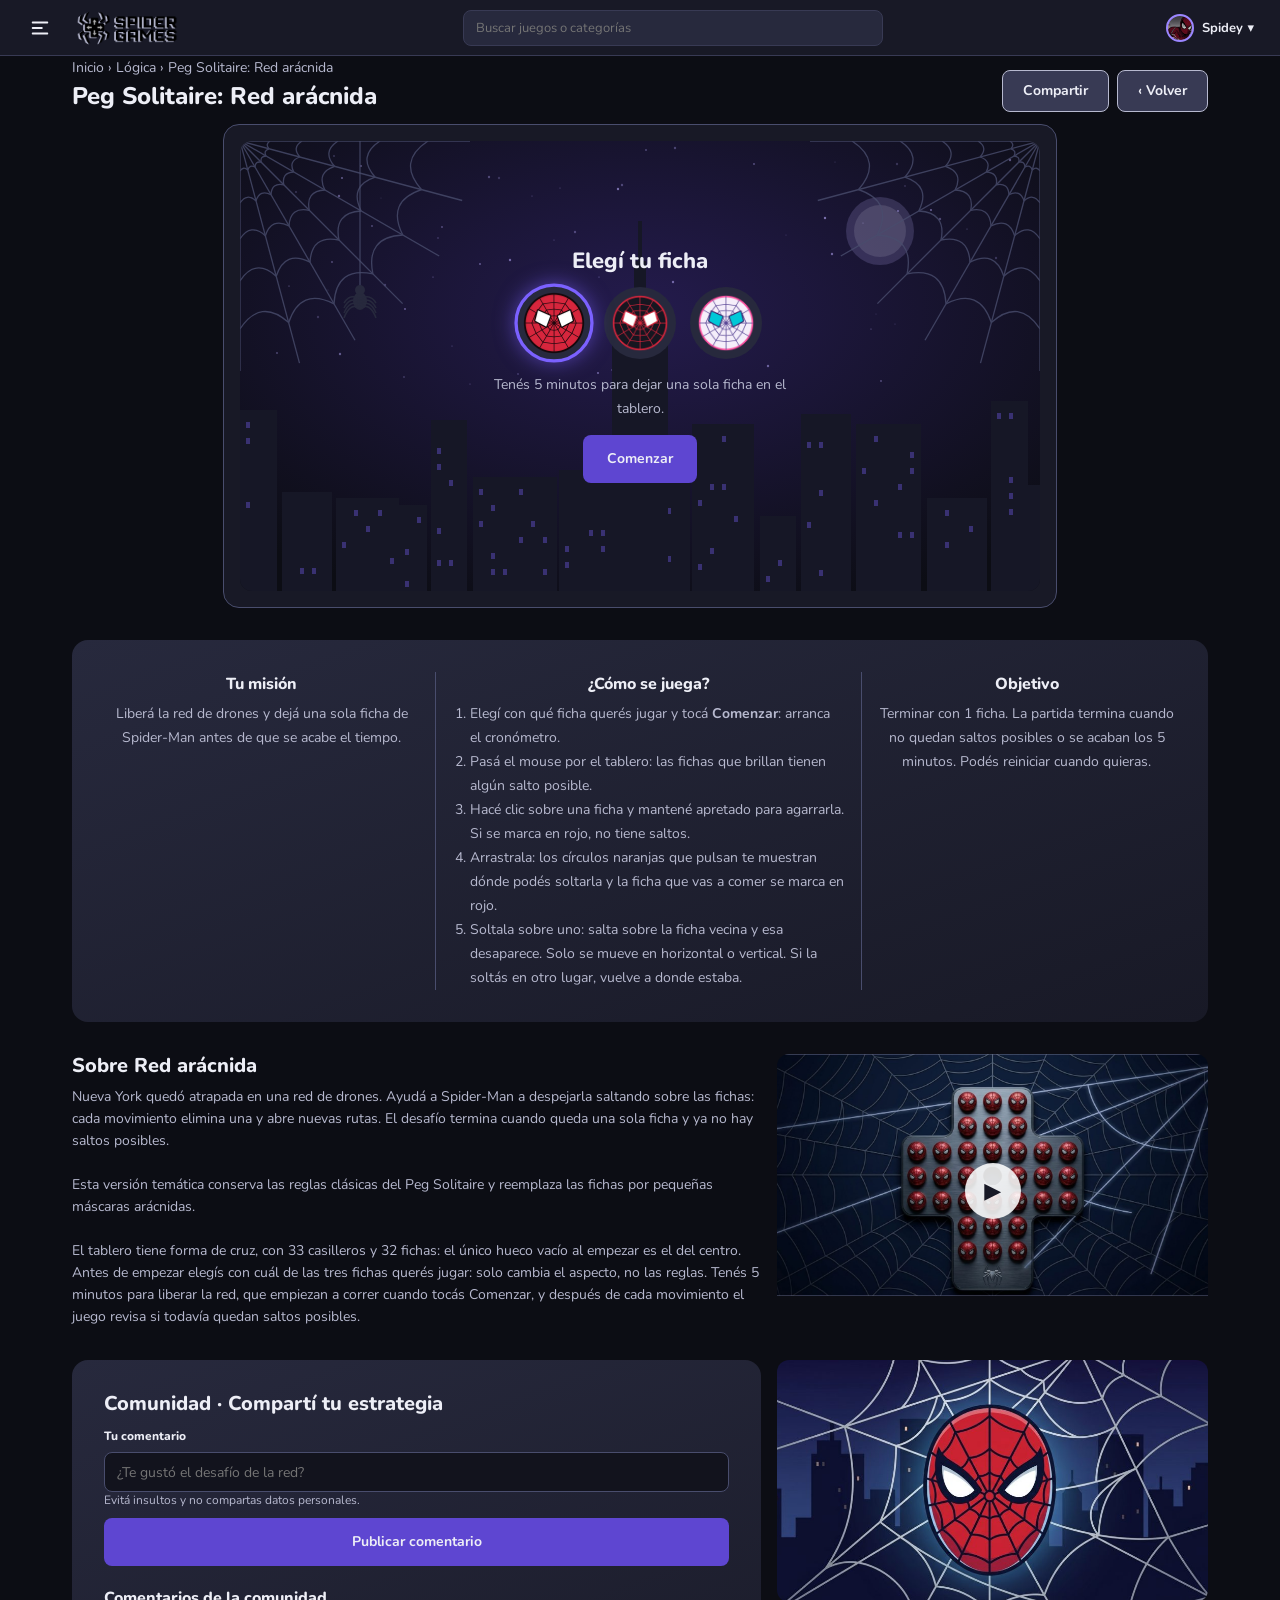
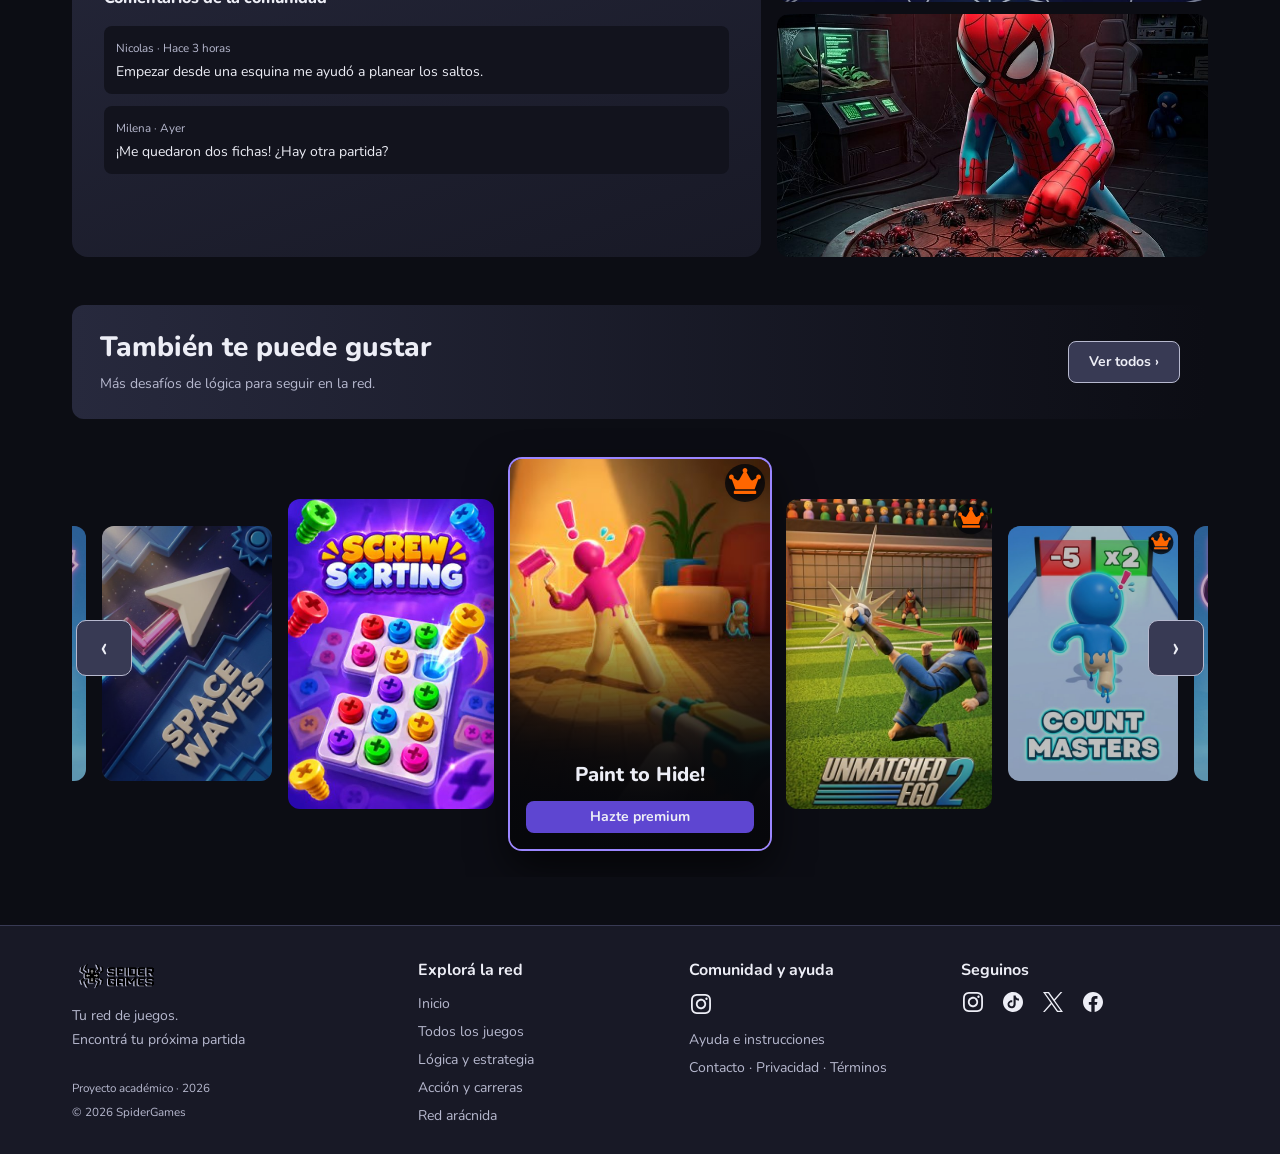
<file: game.html>
<!DOCTYPE html>
<html lang="es">
<head>
    <meta charset="utf-8">
    <meta name="viewport" content="width=device-width,initial-scale=1">
    <title>Peg Solitaire: Red arácnida · Spider Games</title>
    <link rel="preconnect" href="https://fonts.googleapis.com">
    <link href="https://fonts.googleapis.com/css2?family=Nunito:wght@400;600;700;800&display=swap" rel="stylesheet">
    <link rel="stylesheet" href="css/style.css">
    <link rel="stylesheet" href="css/game.css">
    <link rel="stylesheet" href="css/peg.css">
</head>
<body>


    <header class="encabezado">
        
        <button class="boton-icono" id="boton-menu-lateral" aria-label="Abrir menú">
            <svg width="22" height="22" viewBox="0 0 24 24" fill="none" stroke="#EDEEF6" stroke-width="2" stroke-linecap="round"><path d="M4 6h16M4 12h10M4 18h16"/></svg>
        </button>
        <a class="encabezado-logo" href="index.html"><img src="assets/logo.png" alt="Spider Games"></a>

       
        <div class="buscador">
            <input id="campo-busqueda" type="search" placeholder="Buscar juegos o categorías" autocomplete="off" aria-label="Buscar">
            <div class="buscador-resultados" id="lista-resultados">
                <a id="mensaje-sin-resultados" hidden>Sin resultados. Probá con otro nombre.</a>
            </div>
        </div>

            <div class="usuario">
            <button class="usuario-boton" id="boton-perfil" aria-label="Mi perfil"><i class="avatar"></i><span><b data-nombre-usuario>Spidey</b> ▾</span></button>
            <div class="menu-perfil" id="menu-perfil">
                <i class="avatar"></i>

                <div class="menu-perfil-nombre">
                    <b data-nombre-usuario>Spidey</b>
                    <svg width="24" height="24" viewBox="0 0 24 24" fill="none" xmlns="http://www.w3.org/2000/svg" aria-hidden="true">
                        <path d="M14 8L13.27 8.73L12.53 9.47L13.53 10.47L14.53 11.47L15.27 10.73L16 10L15 9L14 8ZM8 14V16H10L13.82 12.18L11.82 10.18L8 14Z" fill="currentColor"/>
                        <path d="M12 2C6.49 2 2 6.49 2 12C2 17.51 6.49 22 12 22C17.51 22 22 17.51 22 12C22 6.49 17.51 2 12 2ZM12 20C7.59 20 4 16.41 4 12C4 7.59 7.59 4 12 4C16.41 4 20 7.59 20 12C20 16.41 16.41 20 12 20Z" fill="currentColor"/>
                    </svg>
                </div>
                <small>peterparker@ejemplo.com</small>

                <a href="#" class="menu-perfil-premium"><img src="assets/icons/fa-solid_crown.svg" alt="" width="24" height="19"> Mejorar a premium</a>

                <a href="#">
                    <svg width="24" height="24" viewBox="0 0 24 24" fill="none" xmlns="http://www.w3.org/2000/svg" aria-hidden="true">
                        <path d="M14 8L13.27 8.73L12.53 9.47L13.53 10.47L14.53 11.47L15.27 10.73L16 10L15 9L14 8ZM8 14V16H10L13.82 12.18L11.82 10.18L8 14Z" fill="currentColor"/>
                        <path d="M12 2C6.49 2 2 6.49 2 12C2 17.51 6.49 22 12 22C17.51 22 22 17.51 22 12C22 6.49 17.51 2 12 2ZM12 20C7.59 20 4 16.41 4 12C4 7.59 7.59 4 12 4C16.41 4 20 7.59 20 12C20 16.41 16.41 20 12 20Z" fill="currentColor"/>
                    </svg>
                    Editar perfil
                </a>

                <a href="#">
                    <svg width="24" height="24" viewBox="0 0 24 24" fill="none" xmlns="http://www.w3.org/2000/svg" aria-hidden="true">
                        <path d="M21.2857 4.5H2.71429C2.3192 4.5 2 4.80469 2 5.18182V18.8182C2 19.1953 2.3192 19.5 2.71429 19.5H21.2857C21.6808 19.5 22 19.1953 22 18.8182V5.18182C22 4.80469 21.6808 4.5 21.2857 4.5ZM20.3929 6.8608V17.9659H3.60714V6.8608L2.99107 6.4027L3.8683 5.3267L4.82366 6.03622H19.1786L20.1339 5.3267L21.0112 6.4027L20.3929 6.8608ZM19.1786 6.03409L12 11.3608L4.82143 6.03409L3.86607 5.32457L2.98884 6.40057L3.60491 6.85866L11.2299 12.5178C11.4492 12.6804 11.719 12.7686 11.9967 12.7686C12.2743 12.7686 12.5441 12.6804 12.7634 12.5178L20.3929 6.8608L21.0089 6.4027L20.1317 5.3267L19.1786 6.03409Z" fill="currentColor"/>
                    </svg>
                    Preferencias de notificación
                </a>

                <a href="#">
                    <svg width="24" height="24" viewBox="0 0 24 24" fill="none" xmlns="http://www.w3.org/2000/svg" aria-hidden="true">
                        <path d="M12 3.19L19 6.3V11C19 15.52 16.02 19.69 12 20.93C7.98 19.69 5 15.52 5 11V6.3L12 3.19ZM12 1L3 5V11C3 16.55 6.84 21.74 12 23C17.16 21.74 21 16.55 21 11V5L12 1ZM11 7H13V9H11V7ZM11 11H13V17H11V11Z" fill="currentColor"/>
                    </svg>
                    Preferencias de privacidad
                </a>

                <a href="#">
                    <svg width="24" height="24" viewBox="0 0 24 24" fill="none" xmlns="http://www.w3.org/2000/svg" aria-hidden="true">
                        <path d="M21.6748 14.6648L20.1397 13.3523C20.2123 12.907 20.2498 12.4523 20.2498 11.9976C20.2498 11.5429 20.2123 11.0883 20.1397 10.6429L21.6748 9.33044C21.7906 9.23132 21.8735 9.09929 21.9124 8.95193C21.9513 8.80456 21.9445 8.64883 21.8928 8.50544L21.8717 8.44451C21.4491 7.26331 20.8162 6.16833 20.0037 5.21248L19.9615 5.16326C19.863 5.04736 19.7316 4.96405 19.5847 4.92431C19.4379 4.88456 19.2824 4.89024 19.1389 4.9406L17.2334 5.61794C16.5303 5.04138 15.7451 4.58669 14.8967 4.26794L14.5287 2.27576C14.501 2.12586 14.4282 1.98795 14.3202 1.88036C14.2122 1.77277 14.074 1.70059 13.924 1.67341L13.8607 1.66169C12.6397 1.44138 11.3553 1.44138 10.1342 1.66169L10.0709 1.67341C9.9209 1.70059 9.78271 1.77277 9.6747 1.88036C9.56669 1.98795 9.49398 2.12586 9.46622 2.27576L9.0959 4.27732C8.25424 4.59615 7.47044 5.0506 6.77559 5.62263L4.85606 4.9406C4.71254 4.88984 4.55698 4.88395 4.41003 4.92372C4.26309 4.9635 4.13173 5.04704 4.0334 5.16326L3.99122 5.21248C3.17968 6.16901 2.54693 7.26381 2.12325 8.44451L2.10215 8.50544C1.99668 8.79841 2.0834 9.12654 2.32012 9.33044L3.87403 10.657C3.80137 11.0976 3.76622 11.5476 3.76622 11.9953C3.76622 12.4453 3.80137 12.8953 3.87403 13.3336L2.32012 14.6601C2.20433 14.7593 2.12146 14.8913 2.08252 15.0387C2.04359 15.186 2.05043 15.3418 2.10215 15.4851L2.12325 15.5461C2.54747 16.7273 3.17559 17.8172 3.99122 18.7781L4.0334 18.8273C4.13197 18.9432 4.26333 19.0265 4.41019 19.0663C4.55704 19.106 4.7125 19.1003 4.85606 19.05L6.77559 18.3679C7.47403 18.9422 8.2545 19.3969 9.0959 19.7133L9.46622 21.7148C9.49398 21.8647 9.56669 22.0026 9.6747 22.1102C9.78271 22.2178 9.9209 22.29 10.0709 22.3172L10.1342 22.3289C11.3665 22.5504 12.6284 22.5504 13.8607 22.3289L13.924 22.3172C14.074 22.29 14.2122 22.2178 14.3202 22.1102C14.4282 22.0026 14.501 21.8647 14.5287 21.7148L14.8967 19.7226C15.7448 19.4047 16.5344 18.9485 17.2334 18.3726L19.1389 19.05C19.2824 19.1007 19.438 19.1066 19.5849 19.0669C19.7318 19.0271 19.8632 18.9435 19.9615 18.8273L20.0037 18.7781C20.8193 17.8148 21.4475 16.7273 21.8717 15.5461L21.8928 15.4851C21.9982 15.1969 21.9115 14.8687 21.6748 14.6648ZM18.4756 10.9195C18.5342 11.2734 18.5647 11.6367 18.5647 12C18.5647 12.3633 18.5342 12.7265 18.4756 13.0804L18.3209 14.0203L20.0717 15.5179C19.8063 16.1294 19.4713 16.7082 19.0732 17.2429L16.8982 16.4719L16.1623 17.0765C15.6022 17.5359 14.9787 17.8969 14.3037 18.15L13.4107 18.4851L12.9912 20.7586C12.3293 20.8336 11.661 20.8336 10.999 20.7586L10.5795 18.4804L9.69356 18.1406C9.02559 17.8875 8.4045 17.5265 7.84903 17.0695L7.11309 16.4625L4.92403 17.2406C4.52559 16.7039 4.19278 16.125 3.92559 15.5156L5.69512 14.0039L5.54278 13.0664C5.48653 12.7172 5.45606 12.3562 5.45606 12C5.45606 11.6414 5.48418 11.2828 5.54278 10.9336L5.69512 9.99607L3.92559 8.48435C4.19043 7.87263 4.52559 7.29607 4.92403 6.75935L7.11309 7.53748L7.84903 6.93044C8.4045 6.47341 9.02559 6.11248 9.69356 5.85935L10.5818 5.52419L11.0014 3.24607C11.66 3.17107 12.3326 3.17107 12.9936 3.24607L13.4131 5.51951L14.3061 5.85466C14.9787 6.10779 15.6045 6.46873 16.1647 6.9281L16.9006 7.53279L19.0756 6.76169C19.474 7.29841 19.8068 7.87732 20.074 8.48669L18.3232 9.98435L18.4756 10.9195ZM11.9998 7.6406C9.72168 7.6406 7.87481 9.48748 7.87481 11.7656C7.87481 14.0437 9.72168 15.8906 11.9998 15.8906C14.2779 15.8906 16.1248 14.0437 16.1248 11.7656C16.1248 9.48748 14.2779 7.6406 11.9998 7.6406ZM13.8561 13.6219C13.6126 13.866 13.3233 14.0596 13.0047 14.1916C12.6861 14.3235 12.3446 14.3911 11.9998 14.3906C11.299 14.3906 10.6404 14.1164 10.1436 13.6219C9.8994 13.3784 9.70578 13.089 9.57385 12.7705C9.44192 12.4519 9.37427 12.1104 9.37481 11.7656C9.37481 11.0648 9.64903 10.4062 10.1436 9.90935C10.6404 9.41248 11.299 9.1406 11.9998 9.1406C12.7006 9.1406 13.3592 9.41248 13.8561 9.90935C14.1002 10.1528 14.2938 10.4422 14.4258 10.7607C14.5577 11.0793 14.6253 11.4208 14.6248 11.7656C14.6248 12.4664 14.3506 13.125 13.8561 13.6219Z" fill="currentColor"/>
                    </svg>
                    Configuración de cuenta
                </a>

                <a href="#">
                    <svg width="24" height="24" viewBox="0 0 24 24" fill="none" xmlns="http://www.w3.org/2000/svg" aria-hidden="true">
                        <path d="M21.2857 4.5H2.71429C2.3192 4.5 2 4.80469 2 5.18182V18.8182C2 19.1953 2.3192 19.5 2.71429 19.5H21.2857C21.6808 19.5 22 19.1953 22 18.8182V5.18182C22 4.80469 21.6808 4.5 21.2857 4.5ZM20.3929 6.8608V17.9659H3.60714V6.8608L2.99107 6.4027L3.8683 5.3267L4.82366 6.03622H19.1786L20.1339 5.3267L21.0112 6.4027L20.3929 6.8608ZM19.1786 6.03409L12 11.3608L4.82143 6.03409L3.86607 5.32457L2.98884 6.40057L3.60491 6.85866L11.2299 12.5178C11.4492 12.6804 11.719 12.7686 11.9967 12.7686C12.2743 12.7686 12.5441 12.6804 12.7634 12.5178L20.3929 6.8608L21.0089 6.4027L20.1317 5.3267L19.1786 6.03409Z" fill="currentColor"/>
                    </svg>
                    Soporte
                </a>

                <hr>

                <a href="login.html" class="menu-perfil-salir">
                    <svg width="24" height="24" viewBox="0 0 24 24" fill="none" xmlns="http://www.w3.org/2000/svg" aria-hidden="true">
                        <path d="M17 8L21 12L17 16M21 12H7M13 16V17C13 17.7956 12.6839 18.5587 12.1213 19.1213C11.5587 19.6839 10.7956 20 10 20H6C5.20435 20 4.44129 19.6839 3.87868 19.1213C3.31607 18.5587 3 17.7956 3 17V7C3 6.20435 3.31607 5.44129 3.87868 4.87868C4.44129 4.31607 5.20435 4 6 4H10C10.7956 4 11.5587 4.31607 12.1213 4.87868C12.6839 5.44129 13 6.20435 13 7V8" stroke="currentColor" stroke-width="2" stroke-linecap="round" stroke-linejoin="round"/>
                    </svg>
                    Cerrar sesión
                </a>
            </div>
        </div>
    </header>

    <div class="fondo-oscuro" id="fondo-oscuro-menu"></div>
    <nav class="menu-lateral" id="menu-lateral" aria-label="Menú de SpiderGames">
        <a href="index.html"><svg width="24" height="24" viewBox="0 0 24 24" fill="none" xmlns="http://www.w3.org/2000/svg"><path d="M21.9475 11.7175C21.9625 11.695 21.985 11.665 21.9925 11.635V11.6275C22 11.6125 22 11.5975 22.0075 11.5825C22.0075 11.5675 22.015 11.5525 22.015 11.53V11.47C22.015 11.455 22.0075 11.44 22.0075 11.425V11.4175C22.0075 11.4025 22 11.3875 21.9925 11.38V11.3725L21.97 11.3275C21.9625 11.3125 21.955 11.305 21.9475 11.29L21.94 11.2825C21.9325 11.2675 21.9175 11.26 21.91 11.245C21.8992 11.2331 21.8865 11.2229 21.8725 11.215L21.865 11.2075C21.8483 11.2003 21.8331 11.1901 21.82 11.1775C19.885 10.135 18.82 8.7025 18.67 6.925C18.55 5.5675 19.015 4.5025 19.015 4.495V4.4875C19.0225 4.4725 19.03 4.4575 19.03 4.4425V4.435C19.0375 4.42 19.0375 4.405 19.0375 4.39V4.27C19.0353 4.24131 19.0277 4.21331 19.015 4.1875C19.015 4.1875 19.015 4.18 19.0075 4.18C19.0019 4.16647 18.9943 4.15383 18.985 4.1425C18.9775 4.1275 18.9625 4.1125 18.955 4.105V4.0975L18.9475 4.09L18.9325 4.075L18.9175 4.06L18.91 4.0525C18.895 4.045 18.8875 4.03 18.8725 4.0225C18.8725 4.0225 18.865 4.0225 18.865 4.015C18.8575 4.015 18.8425 4.0075 18.835 4C18.835 4 18.8275 4 18.8275 3.9925C18.8125 3.985 18.7975 3.9775 18.7825 3.9775H18.775C18.76 3.97 18.745 3.97 18.73 3.97H18.6025C18.5875 3.97 18.5725 3.9775 18.5575 3.9775C16.45 4.6075 14.6875 4.3525 13.3225 3.1975C12.2875 2.3275 11.86 1.2475 11.86 1.24L11.8375 1.195C11.83 1.18 11.8225 1.1725 11.815 1.1575L11.8075 1.15C11.8 1.135 11.785 1.1275 11.7775 1.1125L11.7475 1.0825L11.74 1.075C11.7175 1.06 11.6875 1.0375 11.6575 1.03H11.65C11.635 1.0225 11.62 1.0225 11.605 1.015C11.575 1.0075 11.56 1 11.545 1H11.4775C11.4625 1 11.4475 1.0075 11.4325 1.0075H11.425C11.41 1.0075 11.4025 1.015 11.3875 1.0225C11.3875 1.0225 11.38 1.0225 11.38 1.03L11.335 1.0525H11.3275C11.3125 1.06 11.305 1.0675 11.29 1.075L11.2825 1.0825C11.2675 1.09 11.26 1.105 11.245 1.1125L11.215 1.1425L11.2075 1.15C11.2 1.165 11.1925 1.18 11.185 1.1875C10.1425 3.1225 8.71 4.1875 6.9325 4.3375C5.5825 4.4725 4.5175 4 4.51 4H4.5025L4.4575 3.9775H4.45C4.435 3.9775 4.42 3.97 4.4125 3.97H4.2925C4.2625 3.9775 4.2325 3.985 4.2025 4C4.2025 4 4.195 4 4.195 4.0075C4.18 4.0075 4.165 4.015 4.1575 4.0225C4.135 4.0375 4.1275 4.045 4.1125 4.0525H4.105L4.0975 4.06C4.0975 4.0675 4.0975 4.075 4.09 4.075C4.0825 4.0825 4.0825 4.09 4.075 4.09L4.0675 4.0975C4.06 4.1125 4.045 4.1275 4.0375 4.1425C4.0375 4.1425 4.0375 4.15 4.03 4.15C4.03 4.1575 4.0225 4.1725 4.015 4.18C4.015 4.18 4.015 4.1875 4.0075 4.1875C4.0075 4.2025 4 4.2175 3.9925 4.24C3.9925 4.255 3.985 4.27 3.985 4.285V4.3975C3.985 4.4125 3.9925 4.4275 3.9925 4.4425C4.6225 6.55 4.3675 8.3125 3.2125 9.6775C2.3425 10.7125 1.27 11.1325 1.2475 11.14L1.2025 11.1625H1.195C1.18 11.17 1.1725 11.1775 1.1575 11.185L1.15 11.1925C1.135 11.2 1.1275 11.215 1.1125 11.2225L1.105 11.23C1.0975 11.2375 1.09 11.2525 1.075 11.26L1.0675 11.2675C1.0525 11.29 1.0375 11.32 1.0225 11.35V11.3575C1.015 11.3725 1.015 11.3875 1.0075 11.4025C1.0075 11.4175 1 11.4325 1 11.4475V11.5075C1 11.5225 1.0075 11.5375 1.0075 11.5525V11.56C1.0075 11.575 1.015 11.59 1.0225 11.5975V11.605L1.045 11.65C1.0525 11.665 1.06 11.6725 1.0675 11.6875L1.075 11.695C1.0825 11.71 1.0975 11.7175 1.105 11.7325C1.1125 11.74 1.1275 11.755 1.1425 11.7625L1.15 11.77C1.165 11.7775 1.18 11.785 1.195 11.8C3.13 12.8425 4.195 14.275 4.345 16.0525C4.48 17.4325 4.015 18.4975 4.015 18.505V18.5125C4.0075 18.5275 4 18.5425 4 18.5575V18.565C3.9925 18.58 3.9925 18.595 3.9925 18.61V18.73C4 18.76 4.0075 18.79 4.0225 18.82C4.0225 18.82 4.0225 18.8275 4.03 18.8275C4.0375 18.8425 4.045 18.8575 4.0525 18.865C4.06 18.88 4.075 18.895 4.0825 18.9025V18.91L4.09 18.9175L4.105 18.9325L4.12 18.9475L4.1275 18.955C4.1425 18.9625 4.15 18.9775 4.165 18.985C4.165 18.985 4.1725 18.985 4.1725 18.9925C4.1875 19 4.195 19.0075 4.21 19.015C4.21 19.015 4.2175 19.015 4.2175 19.0225C4.2325 19.03 4.2475 19.0375 4.2625 19.0375H4.27C4.285 19.045 4.3 19.045 4.315 19.045H4.4275C4.4425 19.045 4.4575 19.0375 4.4725 19.0375C6.58 18.4 8.3425 18.6625 9.7075 19.8175C10.7425 20.6875 11.17 21.7675 11.17 21.775L11.1925 21.82C11.2 21.835 11.2075 21.8425 11.215 21.8575L11.2225 21.865C11.23 21.88 11.245 21.8875 11.2525 21.9025L11.2825 21.9325L11.29 21.94C11.3125 21.955 11.3425 21.9775 11.3725 21.985H11.38C11.395 21.9925 11.41 21.9925 11.425 22C11.44 22 11.455 22.0075 11.47 22.0075H11.56C11.575 22.0075 11.5825 22 11.5975 22H11.605C11.6342 21.9917 11.6621 21.9791 11.6875 21.9625L11.695 21.955C11.7025 21.9475 11.7175 21.94 11.725 21.9325L11.7325 21.925C11.7475 21.9175 11.755 21.9025 11.7625 21.895L11.77 21.8875C11.7775 21.88 11.785 21.8725 11.7925 21.8575L11.8 21.85C11.8075 21.835 11.815 21.8275 11.8225 21.8125C12.865 19.8775 14.2975 18.8125 16.075 18.6625C17.425 18.5425 18.49 19.0075 18.4975 19.015C18.5125 19.0225 18.5275 19.03 18.5425 19.03H18.55C18.565 19.0375 18.58 19.0375 18.595 19.0375H18.7225C18.7525 19.03 18.7825 19.0225 18.8125 19.0075C18.8125 19.0075 18.82 19.0075 18.82 19C18.835 18.9925 18.85 18.985 18.8575 18.9775C18.8725 18.97 18.8875 18.955 18.895 18.9475H18.9025L18.91 18.94L18.925 18.925L18.94 18.91L18.9475 18.9025C18.955 18.8875 18.97 18.88 18.9775 18.865C18.9775 18.865 18.9775 18.8575 18.985 18.8575C18.9925 18.8425 19 18.835 19.0075 18.82C19.0075 18.82 19.0075 18.8125 19.015 18.8125C19.0225 18.7975 19.03 18.7825 19.03 18.7675C19.0375 18.7525 19.0375 18.7375 19.0375 18.7225V18.61C19.0375 18.595 19.03 18.58 19.03 18.565C18.4 16.4575 18.655 14.695 19.81 13.33C20.68 12.295 21.76 11.8675 21.7675 11.8675L21.8125 11.845H21.82C21.835 11.8375 21.8425 11.83 21.8575 11.8225L21.865 11.815C21.88 11.8075 21.8875 11.7925 21.9025 11.785L21.9325 11.755C21.94 11.725 21.94 11.725 21.9475 11.7175ZM20.35 11.125H17.2375C15.1075 9.925 15.6775 8.0875 15.8125 7.735L17.9575 5.59C17.8975 5.9875 17.875 6.4525 17.9125 6.9475C18.07 8.905 19.1725 10.24 20.35 11.125ZM8.125 14.02C8.0725 13.405 7.8325 12.595 7.0675 11.875H10.615L8.14 14.35C8.14 14.245 8.1325 14.1325 8.125 14.02ZM11.89 7.0975C11.965 7.1725 12.0475 7.2475 12.13 7.3225C12.58 7.705 13.2775 8.0875 14.2675 8.0875H14.395L11.89 10.5925V7.0975ZM11.14 10.5925L8.665 8.1175C8.77 8.1175 8.8825 8.1175 8.995 8.11C9.61 8.0575 10.42 7.8175 11.14 7.0525V10.5925ZM10.6075 11.125H7.1125C7.1875 11.05 7.2625 10.9675 7.3375 10.885C7.735 10.4125 8.14 9.6775 8.1025 8.62L10.6075 11.125ZM11.14 12.4075V15.91C11.065 15.835 10.9825 15.76 10.9 15.685C10.45 15.3025 9.7525 14.92 8.7625 14.92H8.635L11.14 12.4075ZM11.89 12.4075L14.365 14.8825C14.26 14.8825 14.1475 14.8825 14.035 14.89C13.42 14.9425 12.61 15.1825 11.89 15.9475V12.4075ZM12.4225 11.875H15.925C15.85 11.95 15.775 12.0325 15.7 12.115C15.3025 12.5875 14.8975 13.3225 14.935 14.38L12.4225 11.875ZM12.4225 11.125L14.8975 8.65C14.8975 8.755 14.8975 8.8675 14.905 8.98C14.9575 9.595 15.1975 10.405 15.9625 11.125H12.4225ZM12.82 3.7525C14.3125 5.0275 16.0375 5.1925 17.5 4.9825L15.295 7.1875C12.94 7.8475 12.0475 6.145 11.89 5.8V2.7625C12.13 3.085 12.4375 3.43 12.82 3.7525ZM6.9625 5.1025C8.92 4.945 10.255 3.8425 11.14 2.665V5.7775C9.94 7.9075 8.1025 7.3375 7.75 7.2025L5.605 5.0575C6.0025 5.11 6.46 5.14 6.9625 5.1025ZM3.7675 10.195C5.0425 8.7025 5.2075 6.9775 4.9975 5.515L7.2025 7.72C7.8625 10.0675 6.16 10.9675 5.815 11.125H2.7775C3.1 10.885 3.445 10.5775 3.7675 10.195ZM2.68 11.875H5.7925C7.9225 13.075 7.3525 14.9125 7.2175 15.265L5.0725 17.41C5.1325 17.0125 5.155 16.5475 5.1175 16.0525C4.96 14.095 3.8575 12.76 2.68 11.875ZM10.21 19.2475C9.055 18.265 7.7575 17.9425 6.5575 17.9425C6.205 17.9425 5.86 17.9725 5.53 18.0175L7.735 15.8125C10.09 15.1525 10.9825 16.855 11.14 17.2V20.2375C10.9 19.915 10.5925 19.57 10.21 19.2475ZM16.0675 17.8975C14.11 18.055 12.775 19.1575 11.89 20.335V17.2225C13.09 15.0925 14.9275 15.6625 15.28 15.7975L17.425 17.9425C17.0275 17.89 16.57 17.86 16.0675 17.8975ZM19.2625 12.805C17.9875 14.2975 17.8225 16.0225 18.0325 17.485L15.8275 15.28C15.1675 12.925 16.87 12.0325 17.215 11.875H20.2525C19.93 12.115 19.585 12.4225 19.2625 12.805Z" fill="#B7B9CF"/></svg>Inicio</a>
        <a href="#"><img src="assets/icons/fa-solid_crown.svg" alt="" width="24" height="19">Juegos premium</a>
        <a href="#"><svg width="24" height="24" viewBox="0 0 24 24" fill="none" xmlns="http://www.w3.org/2000/svg"><path d="M19.5492 10.9969C19.0942 9.97281 18.4328 9.05364 17.6063 8.2969L16.9242 7.67111C16.9011 7.65045 16.8732 7.63578 16.843 7.62841C16.8129 7.62103 16.7814 7.62116 16.7513 7.6288C16.7212 7.63644 16.6935 7.65134 16.6705 7.6722C16.6475 7.69307 16.63 7.71925 16.6195 7.74846L16.3148 8.62268C16.125 9.17111 15.7758 9.73127 15.2812 10.2821C15.2484 10.3172 15.2109 10.3266 15.1852 10.3289C15.1594 10.3313 15.1195 10.3266 15.0844 10.2938C15.0516 10.2656 15.0352 10.2235 15.0375 10.1813C15.1242 8.77033 14.7023 7.17893 13.7789 5.4469C13.0148 4.00783 11.9531 2.88518 10.6266 2.10236L9.65859 1.53283C9.53203 1.45783 9.37031 1.55627 9.37734 1.70393L9.42891 2.82893C9.46406 3.59768 9.375 4.27736 9.16406 4.84221C8.90625 5.53361 8.53594 6.1758 8.0625 6.75236C7.73303 7.15307 7.35959 7.51549 6.94922 7.83283C5.96087 8.5926 5.15722 9.56612 4.59844 10.6805C4.04103 11.8046 3.75068 13.0422 3.75 14.2969C3.75 15.4031 3.96797 16.4742 4.39922 17.4844C4.81562 18.457 5.41654 19.3396 6.16875 20.0836C6.92813 20.8336 7.80938 21.4242 8.79141 21.8344C9.80859 22.261 10.8867 22.4766 12 22.4766C13.1133 22.4766 14.1914 22.261 15.2086 21.8367C16.1882 21.429 17.079 20.8343 17.8312 20.086C18.5906 19.336 19.1859 18.4594 19.6008 17.4867C20.0314 16.4793 20.2523 15.3948 20.25 14.2992C20.25 13.1555 20.0156 12.0446 19.5492 10.9969Z" fill="#B7B9CF"/></svg>Tendencias</a>
        <a href="#"><svg width="24" height="24" viewBox="0 0 24 24" fill="none" xmlns="http://www.w3.org/2000/svg"><path d="M19.5492 10.9969C19.0942 9.97281 18.4328 9.05364 17.6063 8.2969L16.9242 7.67111C16.9011 7.65045 16.8732 7.63578 16.843 7.62841C16.8129 7.62103 16.7814 7.62116 16.7513 7.6288C16.7212 7.63644 16.6935 7.65134 16.6705 7.6722C16.6475 7.69307 16.63 7.71925 16.6195 7.74846L16.3148 8.62268C16.125 9.17111 15.7758 9.73127 15.2812 10.2821C15.2484 10.3172 15.2109 10.3266 15.1852 10.3289C15.1594 10.3313 15.1195 10.3266 15.0844 10.2938C15.0516 10.2656 15.0352 10.2235 15.0375 10.1813C15.1242 8.77033 14.7023 7.17893 13.7789 5.4469C13.0148 4.00783 11.9531 2.88518 10.6266 2.10236L9.65859 1.53283C9.53203 1.45783 9.37031 1.55627 9.37734 1.70393L9.42891 2.82893C9.46406 3.59768 9.375 4.27736 9.16406 4.84221C8.90625 5.53361 8.53594 6.1758 8.0625 6.75236C7.73303 7.15307 7.35959 7.51549 6.94922 7.83283C5.96087 8.5926 5.15722 9.56612 4.59844 10.6805C4.04103 11.8046 3.75068 13.0422 3.75 14.2969C3.75 15.4031 3.96797 16.4742 4.39922 17.4844C4.81562 18.457 5.41654 19.3396 6.16875 20.0836C6.92813 20.8336 7.80938 21.4242 8.79141 21.8344C9.80859 22.261 10.8867 22.4766 12 22.4766C13.1133 22.4766 14.1914 22.261 15.2086 21.8367C16.1882 21.429 17.079 20.8343 17.8312 20.086C18.5906 19.336 19.1859 18.4594 19.6008 17.4867C20.0314 16.4793 20.2523 15.3948 20.25 14.2992C20.25 13.1555 20.0156 12.0446 19.5492 10.9969Z" fill="#B7B9CF"/></svg>Novedades</a>
        <a href="#"><svg width="24" height="24" viewBox="0 0 24 24" fill="none" xmlns="http://www.w3.org/2000/svg"><path d="M12 1.125C7.5 1.125 4.5 4.875 4.5 8.625C4.5 17.625 8.25 22.875 12 22.875C15.75 22.875 19.5 17.625 19.5 8.625C19.5 4.875 16.5 1.125 12 1.125ZM6 7.875C6.36563 9.375 7.64062 12.1828 10.5 13.875L8.25 16.125C5.07656 14.1984 5.25 9.375 6 7.875ZM18 7.875C18.75 9.375 18.9234 14.1984 15.75 16.125L13.5 13.875C16.3594 12.1828 17.6344 9.375 18 7.875Z" fill="#B7B9CF"/></svg>Originales</a>
        <a href="#"><svg width="24" height="24" viewBox="0 0 24 24" fill="none" xmlns="http://www.w3.org/2000/svg"><path d="M4.19995 6.00002C5.1937 6.00002 5.99995 5.19377 5.99995 4.20002C5.99995 3.20627 5.1937 2.40002 4.19995 2.40002C3.2062 2.40002 2.39995 3.20627 2.39995 4.20002C2.39995 5.19377 3.2062 6.00002 4.19995 6.00002ZM3.59995 7.20002C2.2762 7.20002 1.19995 8.27627 1.19995 9.60002V14.4C1.19995 15.0638 1.7362 15.6 2.39995 15.6C2.76745 15.6 3.0937 15.435 3.31495 15.18L4.21495 20.5988C4.3237 21.2513 4.94245 21.6938 5.59495 21.585C6.24745 21.4763 6.68995 20.8575 6.5812 20.205L5.81245 15.6038H6.4012L7.5262 20.6625C7.6687 21.3113 8.30995 21.7163 8.9587 21.5738C9.60745 21.4313 10.0125 20.79 9.86995 20.1413L7.7212 10.4663L12.0825 12.4838C12.1012 12.495 12.1237 12.5025 12.1425 12.51C12.4649 12.645 12.8175 12.6263 13.1137 12.4838C13.2412 12.4238 13.3612 12.3375 13.4625 12.2325C13.5787 12.1125 13.6687 11.97 13.7287 11.805C13.7325 11.7938 13.7362 11.7788 13.74 11.7675L13.8337 11.4863C14.0475 10.845 14.52 10.3275 15.135 10.0538L15.435 9.92252C15.4725 9.90752 15.5062 9.89252 15.5437 9.87752L14.91 12.2588C14.7 13.05 14.9062 13.8938 15.4612 14.4975L18.1124 17.3888L18.9375 20.6925C19.0987 21.3338 19.7512 21.7275 20.3925 21.5663C21.0337 21.405 21.4274 20.7525 21.2662 20.1113L20.4037 16.6575C20.3324 16.365 20.1862 16.0988 19.9837 15.8775L18.1274 13.8525L18.8512 11.3963L19.2112 12.2588C19.3762 12.6563 19.6799 12.9825 20.0662 13.1775L21.0674 13.6763C21.66 13.9725 22.3799 13.7325 22.6762 13.14C22.9725 12.5475 22.7325 11.8275 22.14 11.5313L21.3375 11.13L20.7637 9.75002C20.1224 8.20877 18.615 7.20377 16.9424 7.20377C16.0875 7.20377 15.2437 7.38377 14.4637 7.72877L14.1637 7.86002C13.2557 8.26555 12.4949 8.94126 11.985 9.79502L7.0987 7.53377C6.6262 7.31252 6.1087 7.20002 5.58745 7.20002H3.59995ZM18.6 6.00002C19.5937 6.00002 20.4 5.19377 20.4 4.20002C20.4 3.20627 19.5937 2.40002 18.6 2.40002C17.6062 2.40002 16.8 3.20627 16.8 4.20002C16.8 5.19377 17.6062 6.00002 18.6 6.00002ZM14.3137 14.985L13.3762 17.325L11.1487 19.5525C10.6799 20.0213 10.6799 20.7825 11.1487 21.2513C11.6174 21.72 12.3787 21.72 12.8475 21.2513L15.1612 18.9375C15.3337 18.765 15.4687 18.5588 15.5587 18.3338L16.1025 16.9763L14.5762 15.3113C14.4825 15.21 14.3962 15.1013 14.3137 14.9888V14.985Z" fill="#B7B9CF"/></svg>Multijugador</a>
        <a href="#"><svg width="24" height="24" viewBox="0 0 24 24" fill="none" xmlns="http://www.w3.org/2000/svg"><path d="M21.29 16.71L22.71 15.29L19.5 12.11L16.5 11.26L18.41 11L22.6 7.80001L21.4 6.20001L17.59 9.05001L14.91 9.50001L18.11 6.31001L17 1.76001L15 2.24001L15.86 5.69001L14.76 6.83001C14.5295 6.28884 14.145 5.82739 13.6542 5.50304C13.1635 5.17869 12.5883 5.00576 12 5.00576C11.4118 5.00576 10.8366 5.17869 10.3458 5.50304C9.85512 5.82739 9.47058 6.28884 9.24004 6.83001L8.11004 5.69001L9.00004 2.24001L7.00004 1.76001L5.89004 6.31001L9.09004 9.50001L6.40004 9.05001L2.60004 6.20001L1.40004 7.80001L5.60004 11L7.46004 11.31L4.46004 12.16L1.29004 15.29L2.71004 16.71L5.50004 13.89L7.87004 13.22L4.00004 16.54V22H6.00004V17.46L7.56004 16.12C7.73362 17.1723 8.2753 18.1287 9.08849 18.8188C9.90168 19.5088 10.9335 19.8876 12 19.8876C13.0665 19.8876 14.0984 19.5088 14.9116 18.8188C15.7248 18.1287 16.2665 17.1723 16.44 16.12L18 17.46V22H20V16.54L16.13 13.22L18.5 13.89L21.29 16.71Z" fill="#B7B9CF"/></svg>Todos los juegos</a>
        <h5>Categorías</h5>
        <a href="#"><svg width="24" height="24" viewBox="0 0 24 24" fill="none" xmlns="http://www.w3.org/2000/svg"><path d="M9.51789 22C9.02789 20.4023 8.28872 19.2112 7.30039 18.4265C5.81789 17.25 3.46239 17.9815 2.59239 16.7675C1.72239 15.5535 3.20189 13.3215 3.72089 12.0045C4.23989 10.6875 1.73089 10.222 2.02389 9.848C2.21889 9.59867 3.48706 8.87933 5.82839 7.69C6.49339 3.89667 8.95022 2 13.1989 2C19.5719 2 21.9999 7.403 21.9999 10.84C21.9999 14.276 19.0599 17.978 14.8719 18.7765C14.4976 19.3218 15.0376 20.3963 16.4919 22" stroke="#B7B9CF" stroke-width="2.3335" stroke-linecap="round" stroke-linejoin="round"/><path fill-rule="evenodd" clip-rule="evenodd" d="M9.74986 7.25C9.42286 8.517 9.52003 9.40683 10.0414 9.9195C10.5624 10.4318 11.4504 10.7668 12.7054 10.9245C12.4204 12.5588 12.7675 13.3255 13.7469 13.2245C14.7259 13.1238 15.3142 12.7172 15.5119 12.0045C17.0419 12.4345 17.8712 12.0745 17.9999 10.9245C18.1924 9.1995 17.2624 7.824 16.8809 7.824C16.4994 7.824 15.5119 7.7775 15.5119 7.25C15.5119 6.7225 14.3579 6.425 13.3164 6.425C12.2749 6.425 12.9014 5.7225 11.4714 6C10.518 6.185 9.94419 6.60167 9.74986 7.25Z" fill="#B7B9CF" stroke="#B7B9CF" stroke-width="2" stroke-linejoin="round"/><path d="M15.2498 12.75C14.7413 13.0655 14.0438 13.59 13.7498 14C13.0153 15.025 12.4198 15.649 12.2898 16.304" stroke="#B7B9CF" stroke-width="2" stroke-linecap="round"/></svg>Lógica</a>
        <a href="#"><svg width="24" height="24" viewBox="0 0 24 24" fill="none" xmlns="http://www.w3.org/2000/svg"><path d="M16.6157 8.0567L16.6128 8.08795L16.6392 8.07135L20.8853 5.46979L18.7222 9.80377L18.7075 9.83307L18.7388 9.82623L22.897 8.95807L19.7739 12.4258L19.7573 12.4444L19.7817 12.4512L23.0718 13.3165L19.8677 15.0518L19.8452 15.0635L19.8657 15.0782L22.3657 16.8028H19.2358L19.2466 16.8253L20.4595 19.4171L17.9683 18.5616C17.9686 18.5606 17.9698 18.5596 17.9702 18.5587C17.9725 18.5529 17.9746 18.5465 17.9771 18.5391L17.9497 18.5245C17.4735 19.1297 16.8692 19.7036 16.1226 20.2256C18.4917 17.6171 18.7357 14.5952 17.5659 12.212C16.388 9.81236 13.7792 8.06438 10.4722 8.04303C11.2076 7.64577 11.9509 7.43403 12.6763 7.38385L12.73 7.38092L12.6821 7.35455C12.6263 7.32429 12.5702 7.29328 12.5142 7.26178C12.4615 7.23217 12.4087 7.20163 12.356 7.17291L13.3022 4.59967L14.1733 7.21295L14.1919 7.19147L17.0503 3.72662L16.6157 8.0567ZM8.68408 10.5069L8.69971 10.5206L8.70947 10.502L8.95752 10.0049C8.98972 9.94056 9.02234 9.88392 9.05713 9.83405L9.84033 11.7305C9.36798 12.5113 9.35917 13.3835 9.27979 14.9151L9.31006 14.919C9.69395 13.3976 10.0732 12.5381 10.7358 11.7676C11.3454 11.1616 11.9846 10.8588 12.6177 10.7833C13.2509 10.7077 13.8795 10.8592 14.4683 11.1622C15.6453 11.7679 16.6612 12.9794 17.23 14.1924C17.257 14.6086 17.0834 15.0484 16.7632 15.4913C16.4425 15.9348 15.9754 16.3802 15.4175 16.8047C14.3039 17.652 12.8312 18.4157 11.4497 18.9239L9.896 17.6827L9.8667 17.6602L9.87061 17.6973L10.0376 19.3604C9.55813 19.4756 9.1148 19.5465 8.73291 19.5616C8.35016 19.5766 8.03038 19.5363 7.79736 19.4317L6.48291 16.8116L6.48193 16.8096L4.18408 13.4708C5.03712 13.2248 5.969 12.7601 6.86377 11.8653L7.01904 11.711L7.0249 11.7051L7.02295 11.6973L6.42627 8.38776L8.68408 10.5069ZM6.54346 4.82916C6.58033 4.83145 6.61431 4.84354 6.65186 4.86432L6.78271 4.95319C6.87943 5.0269 6.99142 5.1493 7.11182 5.30768C7.2321 5.46592 7.36061 5.65911 7.4917 5.87213C7.72781 6.25553 7.97479 6.70685 8.27393 7.13385C8.57043 7.55708 8.919 7.95861 9.36279 8.25006C9.29418 8.38115 9.19548 8.47658 9.04541 8.60846C8.89378 8.7417 8.69108 8.91209 8.49658 9.14557L5.14795 6.0069L5.11377 5.97467L5.12158 6.02155L6.09033 11.4024C4.70136 12.7046 3.32584 12.8591 2.26611 12.879C2.23902 11.7404 1.82107 11.038 1.4751 10.459C1.28416 10.1424 1.11489 9.86354 1.01025 9.52057C0.905911 9.17835 0.865915 8.77111 0.934082 8.19733C2.35313 5.74469 4.25556 4.98445 6.03271 4.98444H6.14014V4.98639L6.14795 4.98248L6.2417 4.93073C6.36302 4.86073 6.44465 4.83027 6.51514 4.83014L6.54346 4.82916Z" fill="#B7B9CF" stroke="#B7B9CF" stroke-width="0.03125"/></svg>Acción</a>
        <a href="#"><svg width="24" height="24" viewBox="0 0 24 24" fill="none" xmlns="http://www.w3.org/2000/svg"><path d="M7.9888 2.53121C8.00955 2.42615 8.00899 2.318 7.98716 2.21316C7.96533 2.10832 7.92268 2.00894 7.86172 1.92089C7.80077 1.83284 7.72277 1.75793 7.63232 1.70058C7.54188 1.64324 7.44085 1.60464 7.33522 1.58707C7.22958 1.5695 7.12149 1.57332 7.01736 1.5983C6.91323 1.62328 6.81517 1.66891 6.729 1.73248C6.64283 1.79606 6.5703 1.87629 6.51571 1.96842C6.46112 2.06055 6.42558 2.1627 6.4112 2.26881L3.2112 21.4688C3.19045 21.5739 3.19101 21.682 3.21284 21.7869C3.23467 21.8917 3.27732 21.9911 3.33828 22.0791C3.39923 22.1672 3.47724 22.2421 3.56768 22.2994C3.65812 22.3568 3.75915 22.3954 3.86479 22.413C3.97042 22.4305 4.07851 22.4267 4.18264 22.4017C4.28677 22.3767 4.38483 22.3311 4.471 22.2675C4.55717 22.204 4.6297 22.1237 4.68429 22.0316C4.73888 21.9395 4.77442 21.8373 4.7888 21.7312L5.8608 15.2992C7.1504 15.488 8.544 15.5504 9.6416 16.32C10.3207 16.808 11.106 17.1277 11.9328 17.2528C13.4784 17.4864 14.8608 16.6368 16.3872 16.8784L18.4496 17.1888C18.8656 17.2528 19.2976 16.9328 19.36 16.5168L20.7744 7.02241L20.7808 7.01601C20.8018 6.80715 20.743 6.59809 20.6163 6.43074C20.4896 6.26338 20.3043 6.1501 20.0976 6.11361L18.0352 5.80321C16.4944 5.57441 15.1088 6.40001 13.5824 6.17121C12.8978 6.06725 12.2466 5.80601 11.68 5.40801C10.4976 4.58081 9.0896 4.44321 7.7024 4.24801L7.9888 2.53121ZM7.0448 8.19201L7.5728 5.03681C8.5312 5.16801 9.5456 5.24321 10.4336 5.62721L9.9616 8.77121C9.0496 8.39841 8.0192 8.32641 7.0448 8.19201ZM5.9936 14.512L6.5216 11.3536C7.5136 11.4912 8.5648 11.5616 9.4944 11.9424L9.9744 8.78081C11.0272 9.21281 11.8288 9.95361 13.0032 10.1264L13.4832 6.95841C14.664 7.13601 15.6416 6.67521 16.776 6.58401L16.296 9.72961C15.16 9.82561 14.1776 10.3056 13 10.1296L12.5424 13.2944C11.3648 13.1184 10.5616 12.3744 9.504 11.944L9.024 15.1056C8.072 14.7232 7.0032 14.656 5.9936 14.512ZM12.544 13.296C13.7184 13.472 14.7056 12.9888 15.8416 12.8944L16.296 9.72961C17.344 9.63361 18.416 9.90721 19.4448 10.064L18.9968 13.2256C17.9664 13.0704 16.8912 12.7952 15.8432 12.8944L15.3632 16.056C14.2288 16.1328 13.2272 16.632 12.064 16.456L12.544 13.296Z" fill="#B7B9CF"/></svg>Carreras</a>
        <a href="#"><svg width="24" height="24" viewBox="0 0 24 24" fill="none" xmlns="http://www.w3.org/2000/svg"><path d="M20 17H19.37C19.98 14.79 20.78 10.37 18.64 7.26001C17.21 5.18001 14.78 4.09001 11.42 4.01001L9.71 2.30001C9.5 2.09001 9.21 1.99001 8.9 2.01001C8.6 2.04001 8.33 2.20001 8.17 2.45001L2.17 11.45C1.91 11.85 1.96 12.37 2.29 12.71L4.29 14.71C4.63 15.05 5.16 15.1 5.55 14.83L8.3 13H8.86L5.53 17H4C2.9 17 2 17.9 2 19V20C2 21.1 2.9 22 4 22H20C21.1 22 22 21.1 22 20V19C22 17.9 21.1 17 20 17ZM9.5 9.75001C9.16848 9.75001 8.85054 9.61832 8.61612 9.3839C8.3817 9.14948 8.25 8.83153 8.25 8.50001C8.25 8.16849 8.3817 7.85055 8.61612 7.61613C8.85054 7.38171 9.16848 7.25001 9.5 7.25001C9.83152 7.25001 10.1495 7.38171 10.3839 7.61613C10.6183 7.85055 10.75 8.16849 10.75 8.50001C10.75 8.83153 10.6183 9.14948 10.3839 9.3839C10.1495 9.61832 9.83152 9.75001 9.5 9.75001Z" fill="#B7B9CF"/></svg>Estrategia</a>
        <a href="#"><svg width="24" height="24" viewBox="0 0 24 24" fill="none" xmlns="http://www.w3.org/2000/svg"><path d="M21 9.5C21 7.04 19.02 5.04 16.57 5C15.79 3.2 14.01 2 12 2C9.99 2 8.21 3.2 7.43 5C6.24911 5.01966 5.12317 5.50228 4.29461 6.34393C3.46605 7.18558 3.00115 8.31895 3 9.5C3 9.75 3.02 10 3.07 10.26C2.37 11.2 2 12.34 2 13.5C2 16.53 4.47 19 7.5 19H11V22H13V19H16.5C19.53 19 22 16.53 22 13.5C22 12.34 21.62 11.21 20.93 10.26C20.98 10 21 9.75 21 9.5Z" fill="#B7B9CF"/></svg>Aventura</a>
        <a href="#"><svg width="24" height="24" viewBox="0 0 24 24" fill="none" xmlns="http://www.w3.org/2000/svg"><path d="M19.5 21C19.5 21.3978 19.342 21.7794 19.0607 22.0607C18.7794 22.342 18.3979 22.5 18 22.5H9.00005C8.60222 22.5 8.22069 22.342 7.93939 22.0607C7.65808 21.7794 7.50005 21.3978 7.50005 21V18H19.5V21ZM15 1.5C16.5913 1.5 18.1175 2.13214 19.2427 3.25736C20.3679 4.38258 21 5.9087 21 7.5V11.376C20.9997 12.7731 20.6741 14.151 20.049 15.4005L19.5 16.5H7.50005L3.62105 12.621C3.32506 12.3241 3.12363 11.9462 3.04217 11.5349C2.9607 11.1237 3.00285 10.6975 3.1633 10.3102C3.32375 9.92287 3.59531 9.59174 3.94373 9.35856C4.29214 9.12539 4.70181 9.00062 5.12105 9H6.00005V7.5C6.00005 5.9087 6.63219 4.38258 7.75741 3.25736C8.88263 2.13214 10.4087 1.5 12 1.5H15Z" fill="#B7B9CF"/></svg>Lucha</a>
        <a href="#"><svg width="24" height="24" viewBox="0 0 24 24" fill="none" xmlns="http://www.w3.org/2000/svg"><path d="M11.1826 2.72251C11.6439 2.29501 12.3563 2.29501 12.8139 2.72251L16.2001 5.86126V5.40001C16.2001 4.73626 16.7363 4.20001 17.4001 4.20001H18.6001C19.2638 4.20001 19.8001 4.73626 19.8001 5.40001V9.20626L21.2176 10.5225C21.5776 10.86 21.6976 11.3813 21.5176 11.8388C21.3376 12.2963 20.8951 12.6 20.4001 12.6H19.8001V19.2C19.8001 20.5238 18.7239 21.6 17.4001 21.6H6.6001C5.27635 21.6 4.2001 20.5238 4.2001 19.2V12.6H3.6001C3.1051 12.6 2.6626 12.2963 2.4826 11.8388C2.3026 11.3813 2.4226 10.8563 2.7826 10.5225L11.1826 2.72251ZM10.5001 10.8C10.0013 10.8 9.6001 11.2013 9.6001 11.7V14.7C9.6001 15.1988 10.0013 15.6 10.5001 15.6H13.5001C13.9988 15.6 14.4001 15.1988 14.4001 14.7V11.7C14.4001 11.2013 13.9988 10.8 13.5001 10.8H10.5001Z" fill="#B7B9CF"/></svg>Simulación</a>
        <a href="#"><svg width="24" height="24" viewBox="0 0 24 24" fill="none" xmlns="http://www.w3.org/2000/svg"><path d="M16.1784 22.5H12.8438C12.62 22.5 12.4054 22.4111 12.2471 22.2529C12.0889 22.0946 12 21.88 12 21.6562V20.3573C12.0006 20.1578 11.9606 19.9603 11.8823 19.7768C11.8041 19.5933 11.6892 19.4276 11.5448 19.29C11.1802 18.9342 10.6505 18.7369 10.0969 18.7505C9.09562 18.7739 8.25 19.6551 8.25 20.6751V21.6562C8.25 21.88 8.16111 22.0946 8.00287 22.2529C7.84464 22.4111 7.63003 22.5 7.40625 22.5H4.10719C3.76481 22.5 3.42578 22.4325 3.10946 22.3015C2.79314 22.1705 2.50573 21.9785 2.26363 21.7364C1.77469 21.2474 1.5 20.5843 1.5 19.8928V16.5937C1.5 16.37 1.58889 16.1553 1.74713 15.9971C1.90536 15.8389 2.11997 15.75 2.34375 15.75H3.64266C4.07203 15.75 4.48969 15.5662 4.81875 15.2344C5.00182 15.0498 5.14659 14.8309 5.24474 14.5902C5.34288 14.3495 5.39246 14.0918 5.39062 13.8319C5.37656 12.8386 4.55906 12 3.60516 12H2.34375C2.11997 12 1.90536 11.9111 1.74713 11.7529C1.58889 11.5946 1.5 11.38 1.5 11.1562V7.85717C1.5 7.51479 1.56744 7.17576 1.69846 6.85944C1.82948 6.54313 2.02153 6.25571 2.26363 6.01361C2.75257 5.52467 3.41572 5.24998 4.10719 5.24998H6.69656C6.79602 5.24998 6.8914 5.21048 6.96173 5.14015C7.03205 5.06982 7.07156 4.97444 7.07156 4.87498V4.57123C7.07156 4.16331 7.15281 3.75948 7.31057 3.3833C7.46832 3.00712 7.69943 2.66612 7.99039 2.38022C8.28135 2.09432 8.62635 1.86924 9.00524 1.71811C9.38413 1.56698 9.78933 1.49283 10.1972 1.49998C11.8608 1.52905 13.2141 2.92405 13.2141 4.6092V4.87498C13.2141 4.97444 13.2536 5.06982 13.3239 5.14015C13.3942 5.21048 13.4896 5.24998 13.5891 5.24998H16.1784C16.5161 5.24998 16.8505 5.3165 17.1625 5.44573C17.4745 5.57497 17.758 5.76439 17.9968 6.00318C18.2356 6.24197 18.425 6.52546 18.5543 6.83745C18.6835 7.14945 18.75 7.48384 18.75 7.82155V10.4109C18.75 10.5104 18.7895 10.6058 18.8598 10.6761C18.9302 10.7464 19.0255 10.7859 19.125 10.7859H19.3903C21.105 10.7859 22.5 12.1453 22.5 13.8159C22.5 15.532 21.1223 16.9284 19.4288 16.9284H19.125C19.0255 16.9284 18.9302 16.9679 18.8598 17.0383C18.7895 17.1086 18.75 17.204 18.75 17.3034V19.9284C18.75 20.2661 18.6835 20.6005 18.5543 20.9125C18.425 21.2245 18.2356 21.508 17.9968 21.7468C17.758 21.9856 17.4745 22.175 17.1625 22.3042C16.8505 22.4335 16.5161 22.5 16.1784 22.5Z" fill="#B7B9CF"/></svg>Puzzles</a>
        <a href="#"><svg width="24" height="24" viewBox="0 0 24 24" fill="none" xmlns="http://www.w3.org/2000/svg"><path d="M12 2C6.48 2 2 6.48 2 12C2 17.52 6.48 22 12 22C17.52 22 22 17.52 22 12C22 6.48 17.52 2 12 2ZM13 5.3L14.35 4.35C16.1593 4.90977 17.7114 6.0933 18.73 7.69L18.34 9.03L16.99 9.49L13 6.7V5.3ZM9.65 4.35L11 5.3V6.7L7.01 9.49L5.66 9.03L5.27 7.69C6.295 6.09919 7.84466 4.91749 9.65 4.35ZM7.08 17.11L5.94 17.21C4.6866 15.7639 3.99767 13.9137 4 12C4 11.88 4.01 11.77 4.02 11.65L5.02 10.92L6.4 11.4L7.86 15.74L7.08 17.11ZM14.5 19.59C13.71 19.85 12.87 20 12 20C11.13 20 10.29 19.85 9.5 19.59L8.81 18.1L9.45 17H14.56L15.2 18.11L14.5 19.59ZM14.27 15H9.73L8.38 10.98L12 8.44L15.63 10.98L14.27 15ZM18.06 17.21L16.92 17.11L16.13 15.74L17.59 11.4L18.98 10.93L19.98 11.66C19.99 11.77 20 11.88 20 12C20 13.99 19.27 15.81 18.06 17.21Z" fill="#B7B9CF"/></svg>Deportes</a>
        <a href="#"><svg width="24" height="24" viewBox="0 0 24 24" fill="none" xmlns="http://www.w3.org/2000/svg"><path d="M21.5801 16.09L20.4901 8.43C20.3538 7.47722 19.8782 6.60566 19.1506 5.97551C18.4231 5.34536 17.4926 4.99897 16.5301 5H7.47012C5.48012 5 3.79012 6.46 3.51012 8.43L2.42012 16.09C2.34417 16.619 2.4367 17.1585 2.68457 17.632C2.93245 18.1055 3.3231 18.489 3.80113 18.728C4.27916 18.967 4.8203 19.0494 5.34782 18.9637C5.87534 18.8779 6.36246 18.6282 6.74012 18.25L9.00012 16H15.0001L17.2501 18.25C17.7301 18.73 18.3801 19 19.0501 19C20.6101 19 21.8001 17.63 21.5801 16.09ZM11.0001 11H9.00012V13H8.00012V11H6.00012V10H8.00012V8H9.00012V10H11.0001V11ZM15.0001 10C14.4501 10 14.0001 9.55 14.0001 9C14.0001 8.45 14.4501 8 15.0001 8C15.5501 8 16.0001 8.45 16.0001 9C16.0001 9.55 15.5501 10 15.0001 10ZM17.0001 13C16.4501 13 16.0001 12.55 16.0001 12C16.0001 11.45 16.4501 11 17.0001 11C17.5501 11 18.0001 11.45 18.0001 12C18.0001 12.55 17.5501 13 17.0001 13Z" fill="#B7B9CF"/></svg>Arcade</a>
        <a href="#"><svg width="24" height="24" viewBox="0 0 24 24" fill="none" xmlns="http://www.w3.org/2000/svg"><path d="M20.1 2C19.0043 1.99778 17.9503 2.41981 17.1589 3.17764C16.3675 3.93546 15.9002 4.97022 15.855 6.065L15.465 15H19.5V22H21V2H20.1ZM12.75 14.625V2H11.25V14.625C9.96 15.045 9 16.51 9 18.25C9 20.32 10.345 22 12 22C13.655 22 15 20.32 15 18.25C15 16.505 14.04 15.04 12.75 14.625ZM9.5 5.75C9.5 3.68 7.82 2 5.75 2C3.68 2 2 3.68 2 5.75C2 9.21 3.045 12.85 5 13.6V22H6.5V13.6C8.455 12.85 9.5 9.205 9.5 5.75ZM3.5 5.75C3.5 4.775 4.13 3.95 5 3.64V11.775C4.24 10.87 3.5 8.71 3.5 5.75ZM6.5 3.64C7.37 3.95 8 4.775 8 5.75C8 8.71 7.26 10.87 6.5 11.775V3.64Z" fill="#B7B9CF"/></svg>Cocina</a>
        <a href="#"><svg width="24" height="24" viewBox="0 0 24 24" fill="none" xmlns="http://www.w3.org/2000/svg"><path d="M11.1562 0.75C11.0071 0.75 10.864 0.809263 10.7585 0.914752C10.653 1.02024 10.5938 1.16332 10.5938 1.3125V3.67969C6.60328 4.3492 3.5625 7.81922 3.5625 12C3.5625 16.1808 6.60328 19.6508 10.5938 20.3203V22.6875C10.5938 22.8367 10.653 22.9798 10.7585 23.0852C10.864 23.1907 11.0071 23.25 11.1562 23.25H12.8438C12.9929 23.25 13.136 23.1907 13.2415 23.0852C13.347 22.9798 13.4062 22.8367 13.4062 22.6875V20.3203C17.3967 19.6508 20.4375 16.1808 20.4375 12C20.4375 7.81922 17.3967 4.3492 13.4062 3.67969V1.3125C13.4062 1.16332 13.347 1.02024 13.2415 0.914752C13.136 0.809263 12.9929 0.75 12.8438 0.75H11.1562ZM10.5938 8.02148V9.32812C10.5938 9.47731 10.653 9.62038 10.7585 9.72587C10.864 9.83136 11.0071 9.89062 11.1562 9.89062H12.8438C12.9929 9.89062 13.136 9.83136 13.2415 9.72587C13.347 9.62038 13.4062 9.47731 13.4062 9.32812V8.02148C15.0448 8.60067 16.2188 10.1632 16.2188 12C16.2188 13.8368 15.0448 15.3994 13.4062 15.9785V14.6719C13.4062 14.5227 13.347 14.3796 13.2415 14.2741C13.136 14.1686 12.9929 14.1094 12.8438 14.1094H11.1562C11.0071 14.1094 10.864 14.1686 10.7585 14.2741C10.653 14.3796 10.5938 14.5227 10.5938 14.6719V15.9785C8.95523 15.3993 7.78125 13.8368 7.78125 12C7.78125 10.1632 8.95523 8.60063 10.5938 8.02148Z" fill="#B7B9CF"/></svg>Disparos</a>
        <a href="#"><svg width="24" height="24" viewBox="0 0 24 24" fill="none" xmlns="http://www.w3.org/2000/svg"><path d="M20 3H4C2.9 3 2 3.9 2 5V17C2 18.1 2.9 19 4 19H7V21C7 21.36 7.19 21.69 7.51 21.87C7.66 21.96 7.83 22 8 22C8.17 22 8.36 21.95 8.51 21.86L13.27 19H19.99C21.09 19 21.99 18.1 21.99 17V5C21.99 3.9 21.09 3 19.99 3H20ZM13 16H11V14H13V16ZM14.47 11.97C14.05 12.39 13.55 12.69 13 12.85V12.99H11V11.99C11 11.44 11.45 10.99 12 10.99C12.2967 10.9902 12.5868 10.9024 12.8335 10.7376C13.0803 10.5729 13.2726 10.3386 13.3861 10.0645C13.4996 9.79034 13.5292 9.4887 13.4711 9.19774C13.4131 8.90678 13.27 8.63959 13.06 8.43C12.49 7.86 11.51 7.86 10.94 8.43C10.66 8.71 10.5 9.09 10.5 9.49H8.5C8.5 8.56 8.86 7.68 9.53 7.02C10.85 5.7 13.16 5.7 14.48 7.02C15.14 7.68 15.51 8.56 15.51 9.49C15.51 10.42 15.15 11.3 14.48 11.96L14.47 11.97Z" fill="#B7B9CF"/></svg>Trivia</a>
        <a href="#"><svg width="24" height="24" viewBox="0 0 24 24" fill="none" xmlns="http://www.w3.org/2000/svg"><path d="M17 2H7C5.9 2 5 2.9 5 4V20C5 21.1 5.9 22 7 22H17C18.1 22 19 21.1 19 20V4C19 2.9 18.1 2 17 2ZM12 17L9 12L12 7L15 12L12 17Z" fill="#B7B9CF"/></svg>Cartas</a>
        <h5>© 2026 SpiderGames</h5>
    </nav>

    <template id="molde-resultado-busqueda"><a href="#"><img alt=""><span></span></a></template>

    <template id="molde-comentario"><p><small></small><br><span></span></p></template>

    <div class="aviso" id="aviso" role="status">
        <div><b></b><span></span></div>
        <button aria-label="Cerrar">✕</button>
    </div>

    <main class="contenedor">


        <div class="juego-encabezado">
            <div>
                <nav class="juego-ruta" aria-label="Ruta"><a href="index.html">Inicio</a> › Lógica › Peg Solitaire: Red arácnida</nav>
                <h1>Peg Solitaire: Red arácnida</h1>
            </div>
            <div class="juego-acciones">
                <button class="boton boton-secundario" id="boton-compartir">Compartir</button>
                <a class="boton boton-secundario" href="index.html">‹ Volver</a>
            </div>
        </div>

        <section class="panel peg-juego">
            <div class="peg-tablero">
                <div class="peg-hud">
                    <div class="peg-hud-datos">
                        <div><small>Tiempo</small><b id="peg-tiempo">05:00</b></div>
                        <div><small>Fichas</small><b id="peg-fichas">32</b></div>
                    </div>
                    <button class="boton boton-secundario" id="peg-reiniciar">Reiniciar</button>
                </div>
                <canvas id="peg-lienzo" aria-label="Tablero de Peg Solitaire con fichas de Spider-Man"></canvas>
                <!-- pantalla de inicio: se elige la ficha y se aprieta Comenzar -->
                <div class="peg-capa" id="peg-capa">
                    <h2>Elegí tu ficha</h2>
                    <div class="peg-opciones">
                        <button class="peg-opcion" data-tipo="0" aria-label="Ficha roja" aria-pressed="true"><img src="assets/peg/ficha-1.png" alt=""></button>
                        <button class="peg-opcion" data-tipo="1" aria-label="Ficha negra" aria-pressed="false"><img src="assets/peg/ficha-2.png" alt=""></button>
                        <button class="peg-opcion" data-tipo="2" aria-label="Ficha blanca" aria-pressed="false"><img src="assets/peg/ficha-3.png" alt=""></button>
                    </div>
                    <p>Tenés 5 minutos para dejar una sola ficha en el tablero.</p>
                    <button class="boton boton-primario boton-grande" id="peg-comenzar">Comenzar</button>
                </div>
                <div class="peg-capa" id="peg-fin" hidden>
                    <h2 id="peg-fin-titulo"></h2>
                    <p id="peg-fin-texto"></p>
                    <button class="boton boton-primario boton-grande" id="peg-fin-reiniciar">Reiniciar</button>
                </div>
            </div>
        </section>

        <section class="panel como-jugar">
            <div>
                <h3>Tu misión</h3>
                <p>Liberá la red de drones y dejá una sola ficha de Spider-Man antes de que se acabe el tiempo.</p>
            </div>
            <div>
                <h3>¿Cómo se juega?</h3>
                <ol style="text-align:left">
                    <li>Elegí con qué ficha querés jugar y tocá <b>Comenzar</b>: arranca el cronómetro.</li>
                    <li>Pasá el mouse por el tablero: las fichas que brillan tienen algún salto posible.</li>
                    <li>Hacé clic sobre una ficha y mantené apretado para agarrarla. Si se marca en rojo, no tiene saltos.</li>
                    <li>Arrastrala: los círculos naranjas que pulsan te muestran dónde podés soltarla y la ficha que vas a comer se marca en rojo.</li>
                    <li>Soltala sobre uno: salta sobre la ficha vecina y esa desaparece. Solo se mueve en horizontal o vertical. Si la soltás en otro lugar, vuelve a donde estaba.</li>
                </ol>
            </div>
            <div>
                <h3>Objetivo</h3>
                <p>Terminar con 1 ficha. La partida termina cuando no quedan saltos posibles o se acaban los 5 minutos. Podés reiniciar cuando quieras.</p>
            </div>
        </section>

        <section class="bloque dos-columnas">
            <div>
                <h2>Sobre Red arácnida</h2>
                <p class="texto-ayuda" style="font-size:14px;line-height:22px">Nueva York quedó atrapada en una red de drones. Ayudá a Spider-Man a despejarla saltando sobre las fichas: cada movimiento elimina una y abre nuevas rutas. El desafío termina cuando queda una sola ficha y ya no hay saltos posibles.<br><br>Esta versión temática conserva las reglas clásicas del Peg Solitaire y reemplaza las fichas por pequeñas máscaras arácnidas.<br><br>El tablero tiene forma de cruz, con 33 casilleros y 32 fichas: el único hueco vacío al empezar es el del centro. Antes de empezar elegís con cuál de las tres fichas querés jugar: solo cambia el aspecto, no las reglas. Tenés 5 minutos para liberar la red, que empiezan a correr cuando tocás Comenzar, y después de cada movimiento el juego revisa si todavía quedan saltos posibles.</p>
            </div>
            <div class="video" role="button" tabindex="0" aria-label="Ver tutorial de Peg Solitaire">
                <img src="assets/games/gallery-tablero.jpg" alt="Tutorial: cómo jugar Peg Solitaire">
                <b>▶</b>
            </div>
        </section>

        <section class="bloque dos-columnas">
            <div class="panel">
                <h2>Comunidad · Compartí tu estrategia</h2>
                <form id="formulario-comentario" novalidate>
                    <div class="campo">
                        <label for="campo-comentario">Tu comentario</label>
                        <input class="campo-input" id="campo-comentario" placeholder="¿Te gustó el desafío de la red?" maxlength="140">
                        <p class="texto-ayuda">Evitá insultos y no compartas datos personales.</p>
                        <p class="campo-mensaje"></p>
                    </div>
                    <button class="boton boton-primario boton-grande" style="width:100%;margin-top:10px" type="submit">Publicar comentario</button>
                </form>
                <h3 style="margin-top:20px;font-size:16px">Comentarios de la comunidad</h3>
                <div class="comentarios">
                    <p><small>Nicolas · Hace 3 horas</small><br>Empezar desde una esquina me ayudó a planear los saltos.</p>
                    <p><small>Milena · Ayer</small><br>¡Me quedaron dos fichas! ¿Hay otra partida?</p>
                </div>
            </div>
            <div class="miniaturas">
                <img src="assets/games/gallery-web.jpg" data-numero-imagen="1" alt="Ver imagen: máscara sobre la telaraña">
                <img src="assets/games/red-aracnida-hero.jpg" data-numero-imagen="2" alt="Ver imagen: Spider-Man en la guarida">
            </div>
        </section>

        <section class="seccion">
            <div class="seccion-encabezado">
                <div>
                    <h2>También te puede gustar</h2>
                    <p class="texto-ayuda">Más desafíos de lógica para seguir en la red.</p>
                </div>
                <a class="boton boton-secundario" href="#">Ver todos ›</a>
            </div>
            <div class="carrusel">
                <button class="flecha flecha-anterior" aria-label="Anterior"><span>‹</span></button>
                <div class="carrusel-pista">
                    <article class="tarjeta-juego">
                        <img src="assets/games/space-waves.jpg" alt="Space Waves" loading="lazy">
                        <div class="tarjeta-info"><h3>Space Waves</h3><a class="boton boton-primario" data-juego="space-waves" href="#">Jugar gratis</a></div>
                    </article>
                    <article class="tarjeta-juego">
                        <img src="assets/games/screw-sorting.jpg" alt="Screw Sorting" loading="lazy">
                        <div class="tarjeta-info"><h3>Screw Sorting</h3><a class="boton boton-primario" data-juego="screw-sorting" href="#">Jugar gratis</a></div>
                    </article>
                    <article class="tarjeta-juego">
                        <img src="assets/games/paint-to-hide.jpg" alt="Paint to Hide!" loading="lazy">
                        <span class="tarjeta-corona"></span>
                        <div class="tarjeta-info"><h3>Paint to Hide!</h3><a class="boton boton-primario" data-juego="paint-to-hide" href="#">Hazte premium</a></div>
                    </article>
                    <article class="tarjeta-juego">
                        <img src="assets/games/unmatched-ego-2.jpg" alt="Unmatched Ego 2" loading="lazy">
                        <span class="tarjeta-corona"></span>
                        <div class="tarjeta-info"><h3>Unmatched Ego 2</h3><a class="boton boton-primario" data-juego="unmatched-ego-2" href="#">Hazte premium</a></div>
                    </article>
                    <article class="tarjeta-juego">
                        <img src="assets/games/count-masters.jpg" alt="Count Masters" loading="lazy">
                        <span class="tarjeta-corona"></span>
                        <div class="tarjeta-info"><h3>Count Masters</h3><a class="boton boton-primario" data-juego="count-masters" href="#">Hazte premium</a></div>
                    </article>
                    <article class="tarjeta-juego">
                        <img src="assets/games/build-and-crush.jpg" alt="Build &amp; Crush" loading="lazy">
                        <div class="tarjeta-info"><h3>Build &amp; Crush</h3><a class="boton boton-primario" data-juego="build-and-crush" href="#">Jugar gratis</a></div>
                    </article>
                </div>
                <button class="flecha flecha-siguiente" aria-label="Siguiente"><span>›</span></button>
            </div>
        </section>
    </main>

    <footer class="pie-de-pagina">
        <div class="contenedor pie-columnas">
            <div>
                <img src="assets/logo.png" alt="Spider Games">
                <p>Tu red de juegos.<br>Encontrá tu próxima partida</p><br>
                <small>Proyecto académico · 2026</small>
                <small>© 2026 SpiderGames</small>
            </div>
            <div>
                <h4>Explorá la red</h4>
                <a href="index.html">Inicio</a>
                <a href="#">Todos los juegos</a>
                <a href="#">Lógica y estrategia</a>
                <a href="#">Acción y carreras</a>
                <a href="game.html">Red arácnida</a>
            </div>
            <div>
                <h4>Comunidad y ayuda</h4>
                <a href="#" aria-label="Instagram"><svg width="24" height="24" viewBox="0 0 24 24" fill="none" xmlns="http://www.w3.org/2000/svg"><path fill-rule="evenodd" clip-rule="evenodd" d="M7.87727 2.06C8.94364 2.01091 9.28364 2 12 2C14.7164 2 15.0564 2.01182 16.1218 2.06C17.1873 2.10818 17.9145 2.27818 18.5509 2.52455C19.2173 2.77636 19.8218 3.17 20.3218 3.67909C20.8309 4.17818 21.2236 4.78182 21.4745 5.44909C21.7218 6.08545 21.8909 6.81273 21.94 7.87636C21.9891 8.94455 22 9.28455 22 12C22 14.7155 21.9882 15.0564 21.94 16.1227C21.8918 17.1864 21.7218 17.9136 21.4745 18.55C21.2235 19.2173 20.8302 19.8219 20.3218 20.3218C19.8218 20.8309 19.2173 21.2236 18.5509 21.4745C17.9145 21.7218 17.1873 21.8909 16.1236 21.94C15.0564 21.9891 14.7164 22 12 22C9.28364 22 8.94364 21.9882 7.87727 21.94C6.81364 21.8918 6.08636 21.7218 5.45 21.4745C4.78269 21.2235 4.17807 20.8302 3.67818 20.3218C3.16962 19.8223 2.77595 19.218 2.52455 18.5509C2.27818 17.9145 2.10909 17.1873 2.06 16.1236C2.01091 15.0555 2 14.7155 2 12C2 9.28455 2.01182 8.94364 2.06 7.87818C2.10818 6.81273 2.27818 6.08545 2.52455 5.44909C2.77622 4.78195 3.1702 4.17763 3.67909 3.67818C4.17837 3.16973 4.78235 2.77607 5.44909 2.52455C6.08545 2.27818 6.81364 2.10909 7.87727 2.06ZM16.04 3.86C14.9855 3.81182 14.6691 3.80182 11.9991 3.80182C9.32909 3.80182 9.01273 3.81182 7.95818 3.86C6.98273 3.90455 6.45364 4.06727 6.10091 4.20455C5.63455 4.38636 5.30091 4.60182 4.95091 4.95182C4.61884 5.27436 4.36347 5.66736 4.20364 6.10182C4.06636 6.45455 3.90364 6.98364 3.85909 7.95909C3.81091 9.01364 3.80091 9.33 3.80091 12C3.80091 14.67 3.81091 14.9864 3.85909 16.0409C3.90364 17.0164 4.06636 17.5455 4.20364 17.8982C4.36364 18.3318 4.61909 18.7255 4.95091 19.0482C5.27364 19.38 5.66727 19.6355 6.10091 19.7955C6.45364 19.9327 6.98273 20.0955 7.95818 20.14C9.01273 20.1882 9.32818 20.1982 11.9991 20.1982C14.67 20.1982 14.9855 20.1882 16.04 20.14C17.0155 20.0955 17.5445 19.9327 17.8973 19.7955C18.3636 19.6136 18.6973 19.3982 19.0473 19.0482C19.3791 18.7255 19.6345 18.3318 19.7945 17.8982C19.9318 17.5455 20.0945 17.0164 20.1391 16.0409C20.1873 14.9864 20.1973 14.67 20.1973 12C20.1973 9.33 20.1873 9.01364 20.1391 7.95909C20.0945 6.98364 19.9318 6.45455 19.7945 6.10182C19.6127 5.63545 19.3973 5.30182 19.0473 4.95182C18.7247 4.61975 18.3317 4.36438 17.8973 4.20455C17.5445 4.06727 17.0155 3.90455 16.04 3.86ZM10.7218 15.0827C11.4351 15.3797 12.2294 15.4197 12.969 15.1961C13.7086 14.9725 14.3476 14.499 14.7769 13.8566C15.2062 13.2142 15.3991 12.4426 15.3228 11.6737C15.2464 10.9049 14.9055 10.1863 14.3582 9.64091C14.0093 9.29225 13.5875 9.02528 13.123 8.85922C12.6586 8.69317 12.1631 8.63215 11.6723 8.68056C11.1814 8.72897 10.7074 8.88562 10.2844 9.13921C9.86132 9.3928 9.49977 9.73704 9.22573 10.1471C8.95169 10.5572 8.77199 11.023 8.69956 11.5109C8.62713 11.9988 8.66377 12.4966 8.80686 12.9687C8.94994 13.4407 9.19589 13.8751 9.52702 14.2407C9.85815 14.6062 10.2662 14.8938 10.7218 15.0827ZM8.36545 8.36545C8.84275 7.88816 9.40938 7.50955 10.033 7.25124C10.6566 6.99293 11.325 6.85998 12 6.85998C12.675 6.85998 13.3434 6.99293 13.967 7.25124C14.5906 7.50955 15.1573 7.88816 15.6345 8.36545C16.1118 8.84275 16.4905 9.40938 16.7488 10.033C17.0071 10.6566 17.14 11.325 17.14 12C17.14 12.675 17.0071 13.3434 16.7488 13.967C16.4905 14.5906 16.1118 15.1573 15.6345 15.6345C14.6706 16.5985 13.3632 17.14 12 17.14C10.6368 17.14 9.3294 16.5985 8.36545 15.6345C7.40151 14.6706 6.85998 13.3632 6.85998 12C6.85998 10.6368 7.40151 9.3294 8.36545 8.36545ZM18.28 7.62545C18.3983 7.51388 18.493 7.37971 18.5585 7.23089C18.624 7.08206 18.6589 6.92161 18.6613 6.75903C18.6637 6.59645 18.6334 6.43504 18.5723 6.28437C18.5111 6.1337 18.4204 5.99683 18.3054 5.88185C18.1904 5.76688 18.0536 5.67614 17.9029 5.61502C17.7522 5.55389 17.5908 5.52361 17.4282 5.52598C17.2657 5.52835 17.1052 5.56332 16.9564 5.62881C16.8076 5.69431 16.6734 5.789 16.5618 5.90727C16.3448 6.1373 16.226 6.44284 16.2306 6.75903C16.2352 7.07522 16.3629 7.37716 16.5865 7.60077C16.8101 7.82437 17.1121 7.95203 17.4282 7.95664C17.7444 7.96125 18.05 7.84245 18.28 7.62545Z" fill="#EDEEF6"/></svg></a>
                <a href="#">Ayuda e instrucciones</a>
                <a href="#">Contacto · Privacidad · Términos</a>
            </div>
            <div>
            <h4>Seguinos</h4>
            <div class="redes">
                <a href="#" aria-label="Instagram"><svg width="24" height="24" viewBox="0 0 24 24" fill="none" xmlns="http://www.w3.org/2000/svg"><path fill-rule="evenodd" clip-rule="evenodd" d="M7.87727 2.06C8.94364 2.01091 9.28364 2 12 2C14.7164 2 15.0564 2.01182 16.1218 2.06C17.1873 2.10818 17.9145 2.27818 18.5509 2.52455C19.2173 2.77636 19.8218 3.17 20.3218 3.67909C20.8309 4.17818 21.2236 4.78182 21.4745 5.44909C21.7218 6.08545 21.8909 6.81273 21.94 7.87636C21.9891 8.94455 22 9.28455 22 12C22 14.7155 21.9882 15.0564 21.94 16.1227C21.8918 17.1864 21.7218 17.9136 21.4745 18.55C21.2235 19.2173 20.8302 19.8219 20.3218 20.3218C19.8218 20.8309 19.2173 21.2236 18.5509 21.4745C17.9145 21.7218 17.1873 21.8909 16.1236 21.94C15.0564 21.9891 14.7164 22 12 22C9.28364 22 8.94364 21.9882 7.87727 21.94C6.81364 21.8918 6.08636 21.7218 5.45 21.4745C4.78269 21.2235 4.17807 20.8302 3.67818 20.3218C3.16962 19.8223 2.77595 19.218 2.52455 18.5509C2.27818 17.9145 2.10909 17.1873 2.06 16.1236C2.01091 15.0555 2 14.7155 2 12C2 9.28455 2.01182 8.94364 2.06 7.87818C2.10818 6.81273 2.27818 6.08545 2.52455 5.44909C2.77622 4.78195 3.1702 4.17763 3.67909 3.67818C4.17837 3.16973 4.78235 2.77607 5.44909 2.52455C6.08545 2.27818 6.81364 2.10909 7.87727 2.06ZM16.04 3.86C14.9855 3.81182 14.6691 3.80182 11.9991 3.80182C9.32909 3.80182 9.01273 3.81182 7.95818 3.86C6.98273 3.90455 6.45364 4.06727 6.10091 4.20455C5.63455 4.38636 5.30091 4.60182 4.95091 4.95182C4.61884 5.27436 4.36347 5.66736 4.20364 6.10182C4.06636 6.45455 3.90364 6.98364 3.85909 7.95909C3.81091 9.01364 3.80091 9.33 3.80091 12C3.80091 14.67 3.81091 14.9864 3.85909 16.0409C3.90364 17.0164 4.06636 17.5455 4.20364 17.8982C4.36364 18.3318 4.61909 18.7255 4.95091 19.0482C5.27364 19.38 5.66727 19.6355 6.10091 19.7955C6.45364 19.9327 6.98273 20.0955 7.95818 20.14C9.01273 20.1882 9.32818 20.1982 11.9991 20.1982C14.67 20.1982 14.9855 20.1882 16.04 20.14C17.0155 20.0955 17.5445 19.9327 17.8973 19.7955C18.3636 19.6136 18.6973 19.3982 19.0473 19.0482C19.3791 18.7255 19.6345 18.3318 19.7945 17.8982C19.9318 17.5455 20.0945 17.0164 20.1391 16.0409C20.1873 14.9864 20.1973 14.67 20.1973 12C20.1973 9.33 20.1873 9.01364 20.1391 7.95909C20.0945 6.98364 19.9318 6.45455 19.7945 6.10182C19.6127 5.63545 19.3973 5.30182 19.0473 4.95182C18.7247 4.61975 18.3317 4.36438 17.8973 4.20455C17.5445 4.06727 17.0155 3.90455 16.04 3.86ZM10.7218 15.0827C11.4351 15.3797 12.2294 15.4197 12.969 15.1961C13.7086 14.9725 14.3476 14.499 14.7769 13.8566C15.2062 13.2142 15.3991 12.4426 15.3228 11.6737C15.2464 10.9049 14.9055 10.1863 14.3582 9.64091C14.0093 9.29225 13.5875 9.02528 13.123 8.85922C12.6586 8.69317 12.1631 8.63215 11.6723 8.68056C11.1814 8.72897 10.7074 8.88562 10.2844 9.13921C9.86132 9.3928 9.49977 9.73704 9.22573 10.1471C8.95169 10.5572 8.77199 11.023 8.69956 11.5109C8.62713 11.9988 8.66377 12.4966 8.80686 12.9687C8.94994 13.4407 9.19589 13.8751 9.52702 14.2407C9.85815 14.6062 10.2662 14.8938 10.7218 15.0827ZM8.36545 8.36545C8.84275 7.88816 9.40938 7.50955 10.033 7.25124C10.6566 6.99293 11.325 6.85998 12 6.85998C12.675 6.85998 13.3434 6.99293 13.967 7.25124C14.5906 7.50955 15.1573 7.88816 15.6345 8.36545C16.1118 8.84275 16.4905 9.40938 16.7488 10.033C17.0071 10.6566 17.14 11.325 17.14 12C17.14 12.675 17.0071 13.3434 16.7488 13.967C16.4905 14.5906 16.1118 15.1573 15.6345 15.6345C14.6706 16.5985 13.3632 17.14 12 17.14C10.6368 17.14 9.3294 16.5985 8.36545 15.6345C7.40151 14.6706 6.85998 13.3632 6.85998 12C6.85998 10.6368 7.40151 9.3294 8.36545 8.36545ZM18.28 7.62545C18.3983 7.51388 18.493 7.37971 18.5585 7.23089C18.624 7.08206 18.6589 6.92161 18.6613 6.75903C18.6637 6.59645 18.6334 6.43504 18.5723 6.28437C18.5111 6.1337 18.4204 5.99683 18.3054 5.88185C18.1904 5.76688 18.0536 5.67614 17.9029 5.61502C17.7522 5.55389 17.5908 5.52361 17.4282 5.52598C17.2657 5.52835 17.1052 5.56332 16.9564 5.62881C16.8076 5.69431 16.6734 5.789 16.5618 5.90727C16.3448 6.1373 16.226 6.44284 16.2306 6.75903C16.2352 7.07522 16.3629 7.37716 16.5865 7.60077C16.8101 7.82437 17.1121 7.95203 17.4282 7.95664C17.7444 7.96125 18.05 7.84245 18.28 7.62545Z" fill="#EDEEF6"/></svg></a>
                <a href="#" aria-label="TikTok"><svg width="24" height="24" viewBox="0 0 24 24" fill="none" xmlns="http://www.w3.org/2000/svg"><rect width="24" height="24" fill="#181926"/><path d="M12 2C10.0222 2 8.08879 2.58649 6.4443 3.6853C4.79981 4.78412 3.51809 6.3459 2.76121 8.17316C2.00433 10.0004 1.8063 12.0111 2.19215 13.9509C2.578 15.8907 3.53041 17.6725 4.92894 19.0711C6.32746 20.4696 8.10929 21.422 10.0491 21.8078C11.9889 22.1937 13.9996 21.9957 15.8268 21.2388C17.6541 20.4819 19.2159 19.2002 20.3147 17.5557C21.4135 15.9112 22 13.9778 22 12C21.9974 9.34865 20.9429 6.80664 19.0681 4.93186C17.1934 3.05707 14.6514 2.00265 12 2ZM17.939 9.713V10.359C17.939 10.4084 17.9291 10.4574 17.9099 10.5029C17.8907 10.5485 17.8625 10.5897 17.8271 10.6242C17.7917 10.6587 17.7497 10.6858 17.7037 10.7038C17.6576 10.7218 17.6084 10.7303 17.559 10.729C16.5032 10.6544 15.493 10.2689 14.656 9.621V14.349C14.6558 14.8723 14.5513 15.3903 14.3487 15.8727C14.1461 16.3552 13.8494 16.7924 13.476 17.159C13.0995 17.5351 12.6517 17.8324 12.1589 18.0333C11.6661 18.2342 11.1382 18.3347 10.606 18.329C9.53587 18.3274 8.50876 17.9076 7.744 17.159C7.25739 16.6684 6.9069 16.0596 6.727 15.3924C6.5471 14.7252 6.544 14.0227 6.718 13.354C6.877 12.712 7.198 12.122 7.651 11.641C7.98883 11.2281 8.41468 10.8959 8.8974 10.6687C9.38012 10.4415 9.90751 10.3251 10.441 10.328H11.261V12.031C11.2614 12.0805 11.2512 12.1294 11.2311 12.1746C11.2111 12.2199 11.1816 12.2603 11.1447 12.2932C11.1078 12.3261 11.0643 12.3508 11.0171 12.3656C10.9699 12.3804 10.9201 12.385 10.871 12.379C10.3949 12.236 9.88186 12.2834 9.44004 12.5113C8.99822 12.7392 8.66214 13.1297 8.50265 13.6005C8.34315 14.0714 8.37269 14.5858 8.58505 15.0352C8.79741 15.4847 9.176 15.8342 9.641 16.01C9.911 16.165 10.213 16.256 10.523 16.277C10.763 16.287 11.003 16.257 11.231 16.185C11.6116 16.0566 11.9427 15.8126 12.1781 15.4871C12.4134 15.1615 12.5414 14.7707 12.544 14.369V5.754C12.544 5.65869 12.5818 5.56728 12.6491 5.49979C12.7164 5.43231 12.8077 5.39426 12.903 5.394H14.318C14.4099 5.39411 14.4984 5.4294 14.5651 5.49262C14.6319 5.55584 14.6719 5.6422 14.677 5.734C14.7286 6.17523 14.8687 6.6015 15.089 6.98727C15.3093 7.37303 15.6052 7.71035 15.959 7.979C16.4371 8.33789 17.0049 8.55796 17.6 8.615C17.6891 8.62262 17.7725 8.66228 17.8346 8.72663C17.8968 8.79097 17.9335 8.87566 17.938 8.965L17.939 9.713Z" fill="#EDEEF6"/></svg></a>
                <a href="#" aria-label="X"><svg width="24" height="24" viewBox="0 0 24 24" fill="none" xmlns="http://www.w3.org/2000/svg"><path d="M13.9205 10.4667L21.375 2H19.6136L13.1477 9.35556L7.97727 2H2L9.81818 13.1222L2 22H3.76136L10.5909 14.2333L16.0455 22H22L13.8977 10.4667H13.9205ZM11.5 13.2111L10.7045 12.1L4.40909 3.28889H7.125L12.2045 10.4L13 11.5111L19.6136 20.7556H16.8977L11.5 13.2111Z" fill="#EDEEF6"/></svg></a>
                <a href="#" aria-label="YouTube"><svg width="24" height="24" viewBox="0 0 24 24" fill="none" xmlns="http://www.w3.org/2000/svg"><mask id="mask0_904_835" style="mask-type:luminance" maskUnits="userSpaceOnUse" x="2" y="2" width="20" height="20"><path d="M2 2H22V22H2V2Z" fill="white"/></mask><g mask="url(#mask0_904_835)"><path fill-rule="evenodd" clip-rule="evenodd" d="M2 12.0558C2 17.0283 5.61083 21.1617 10.3333 22V14.7775H7.83333V12H10.3333V9.7775C10.3333 7.2775 11.9442 5.88917 14.2225 5.88917C14.9442 5.88917 15.7225 6 16.4442 6.11083V8.66667H15.1667C13.9442 8.66667 13.6667 9.2775 13.6667 10.0558V12H16.3333L15.8892 14.7775H13.6667V22C18.3892 21.1617 22 17.0283 22 12.0558C22 6.525 17.5 2 12 2C6.5 2 2 6.525 2 12.0558Z" fill="#EDEEF6"/></g></svg></a>
            </div>
            </div>
        </div>
    </footer>

    <script src="js/games-data.js"></script>
    <script src="js/menu.js"></script>
    <script src="js/carousel.js"></script>
    <script src="js/game.js"></script>
    <script src="js/peg.js"></script>
</body>
</html>
</file>
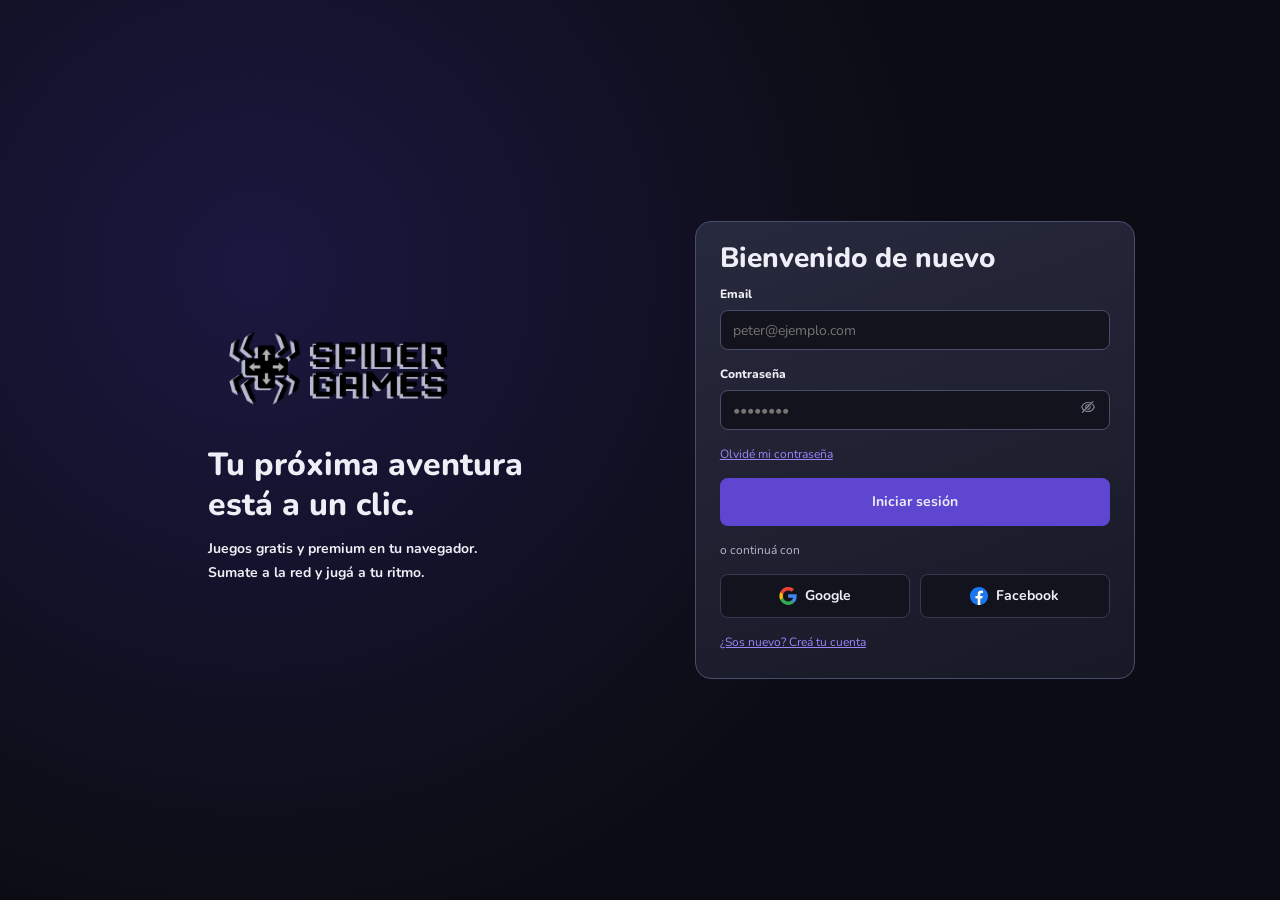
<file: login.html>
<!DOCTYPE html>
<html lang="es">
<head>
    <meta charset="utf-8">
    <meta name="viewport" content="width=device-width,initial-scale=1">
    <title>Iniciar sesión · Spider Games</title>
    <link rel="preconnect" href="https://fonts.googleapis.com">
    <link href="https://fonts.googleapis.com/css2?family=Nunito:wght@400;600;700;800&display=swap" rel="stylesheet">
    
    <link rel="stylesheet" href="css/style.css">
    <link rel="stylesheet" href="css/login.css">
</head>
<body>

    
    <div class="aviso" id="aviso" role="status">
        <div><b></b><span></span></div>
        <button aria-label="Cerrar">✕</button>
    </div>

    
    <div class="pagina-acceso" id="vista-inicio-sesion">
        <div class="marca">
            <img src="assets/logo.png" alt="Spider Games">
            <h2>Tu próxima aventura<br>está a un clic.</h2>
            <p>Juegos gratis y premium en tu navegador.<br>Sumate a la red y jugá a tu ritmo.</p>
        </div>

       
        <form class="tarjeta-formulario" id="formulario-inicio-sesion" novalidate>
            <h1>Bienvenido de nuevo</h1>
            <div class="campo">
                <label for="inicio-email">Email</label>
                <input class="campo-input" id="inicio-email" name="email" type="email" placeholder="peter@ejemplo.com" autocomplete="email">
                <p class="campo-mensaje"></p>
            </div>
            <div class="campo">
                <label for="inicio-contrasena">Contraseña</label>
                <div class="campo-contrasena">
                        <input class="campo-input" id="inicio-contrasena" name="contrasena" type="password" placeholder="••••••••" autocomplete="current-password">
                        <button type="button" class="boton-ver-contrasena" aria-label="Mostrar contraseña"><svg width="16" height="16" viewBox="0 0 16 16" fill="none" xmlns="http://www.w3.org/2000/svg">
                            <path d="M14.722 7.59687C14.1727 6.43968 13.519 5.49593 12.761 4.76562L11.966 5.56062C12.6143 6.18015 13.179 6.99062 13.6673 7.99999C12.3673 10.6906 10.522 11.9687 8.00009 11.9687C7.24311 11.9687 6.54587 11.8522 5.90837 11.6191L5.04697 12.4805C5.93238 12.8893 6.91676 13.0937 8.00009 13.0937C11.0032 13.0937 13.2438 11.5297 14.722 8.40156C14.7814 8.27575 14.8122 8.13834 14.8122 7.99921C14.8122 7.86008 14.7814 7.72267 14.722 7.59687ZM13.7287 2.58687L13.0626 1.91999C13.051 1.90837 13.0372 1.89915 13.022 1.89286C13.0068 1.88657 12.9906 1.88333 12.9742 1.88333C12.9577 1.88333 12.9415 1.88657 12.9263 1.89286C12.9111 1.89915 12.8973 1.90837 12.8857 1.91999L11.1768 3.62812C10.2346 3.14687 9.17571 2.90624 8.00009 2.90624C4.99697 2.90624 2.75634 4.4703 1.27822 7.59843C1.2188 7.72424 1.18799 7.86164 1.18799 8.00077C1.18799 8.1399 1.2188 8.27731 1.27822 8.40312C1.86874 9.64687 2.57967 10.6438 3.41103 11.3939L1.75759 13.0469C1.73417 13.0703 1.72101 13.1021 1.72101 13.1352C1.72101 13.1684 1.73417 13.2001 1.75759 13.2236L2.42462 13.8906C2.44806 13.914 2.47984 13.9272 2.51298 13.9272C2.54612 13.9272 2.5779 13.914 2.60134 13.8906L13.7287 2.76374C13.7403 2.75213 13.7495 2.73835 13.7558 2.72317C13.7621 2.708 13.7653 2.69173 13.7653 2.6753C13.7653 2.65888 13.7621 2.64261 13.7558 2.62744C13.7495 2.61226 13.7403 2.59848 13.7287 2.58687ZM2.3329 7.99999C3.63447 5.30937 5.47978 4.03124 8.00009 4.03124C8.85228 4.03124 9.62712 4.17749 10.3301 4.47484L9.23165 5.57327C8.71145 5.29572 8.1158 5.19271 7.5326 5.27944C6.94939 5.36617 6.4095 5.63805 5.99258 6.05498C5.57565 6.4719 5.30377 7.01179 5.21704 7.595C5.1303 8.17821 5.23331 8.77385 5.51087 9.29405L4.20743 10.5975C3.48603 9.96077 2.86415 9.09812 2.3329 7.99999ZM6.18759 7.99999C6.18786 7.72447 6.25313 7.45289 6.37808 7.20733C6.50303 6.96177 6.68414 6.74914 6.9067 6.58673C7.12926 6.42431 7.387 6.31668 7.65898 6.27259C7.93095 6.2285 8.20949 6.24918 8.47197 6.33296L6.27056 8.53437C6.21538 8.36162 6.18739 8.18134 6.18759 7.99999Z" fill="#B7B9CF"/>
                            <path d="M7.93762 9.75C7.88355 9.75 7.83027 9.7475 7.77746 9.74265L6.95215 10.568C7.44854 10.7581 7.98937 10.8003 8.50926 10.6896C9.02915 10.5789 9.50583 10.3199 9.8817 9.94407C10.2576 9.56821 10.5165 9.09152 10.6272 8.57164C10.7379 8.05175 10.6957 7.51092 10.5056 7.01453L9.68027 7.83984C9.68512 7.89265 9.68762 7.94593 9.68762 8C9.68774 8.22984 9.64256 8.45746 9.55466 8.66984C9.46676 8.88221 9.33786 9.07518 9.17533 9.23771C9.0128 9.40023 8.81983 9.52913 8.60746 9.61704C8.39508 9.70494 8.16747 9.75012 7.93762 9.75Z" fill="#B7B9CF"/>
                            </svg>
                        </button>
                    </div>
                <p class="campo-mensaje"></p>
            </div>
            <a class="enlace" href="#">Olvidé mi contraseña</a>
            <button class="boton boton-primario boton-grande" type="submit">Iniciar sesión</button>
            <span class="separador-o">o continuá con</span>
            <div class="botones-sociales">
                <button type="button" class="boton boton-social" data-red-social="Google"><b class="icono-google"><svg width="18" height="18" viewBox="0 0 24 25" fill="none" xmlns="http://www.w3.org/2000/svg">
                        <path d="M23.9888 12.7339C23.9888 11.7097 23.9071 10.9622 23.7304 10.1871H12.2393V14.81H18.9843C18.8484 15.9589 18.114 17.689 16.4821 18.8516L16.4592 19.0064L20.0925 21.8712L20.3442 21.8968C22.656 19.7237 23.9888 16.5264 23.9888 12.7339Z" fill="#4285F4"/>
                        <path d="M12.2393 24.9141C15.5438 24.9141 18.3179 23.8067 20.3442 21.8967L16.4821 18.8516C15.4486 19.5852 14.0615 20.0973 12.2393 20.0973C9.00273 20.0973 6.25576 17.9243 5.27654 14.9208L5.13301 14.9332L1.35507 17.909L1.30566 18.0488C3.31829 22.1181 7.45238 24.9141 12.2393 24.9141Z" fill="#34A853"/>
                        <path d="M5.27634 14.9208C5.01797 14.1457 4.86844 13.3152 4.86844 12.457C4.86844 11.5988 5.01797 10.7684 5.26275 9.99331L5.25591 9.82823L1.43062 6.80457L1.30547 6.86516C0.475969 8.5538 0 10.4501 0 12.457C0 14.464 0.475969 16.3602 1.30547 18.0488L5.27634 14.9208Z" fill="#FBBC05"/>
                        <path d="M12.2393 4.8167C14.5374 4.8167 16.0877 5.8271 16.9717 6.67147L20.4258 3.23884C18.3044 1.23187 15.5438 0 12.2393 0C7.45238 0 3.31829 2.7959 1.30566 6.86517L5.26295 9.99332C6.25576 6.98979 9.00273 4.8167 12.2393 4.8167Z" fill="#EB4335"/>
                        </svg>
                    </b> Google</button>
                <button type="button" class="boton boton-social" data-red-social="Facebook"><b class="icono-facebook"><svg width="18" height="18" viewBox="0 0 24 24" fill="none" xmlns="http://www.w3.org/2000/svg">
                        <path d="M24 12C24 5.37262 18.6274 0 12 0C5.37262 0 0 5.37262 0 12C0 17.9895 4.38825 22.954 10.125 23.8542V15.4688H7.07812V12H10.125V9.35625C10.125 6.34875 11.9166 4.6875 14.6576 4.6875C15.9705 4.6875 17.3438 4.92188 17.3438 4.92188V7.875H15.8306C14.3399 7.875 13.875 8.80003 13.875 9.74906V12H17.2031L16.6711 15.4688H13.875V23.8542C19.6117 22.954 24 17.9896 24 12Z" fill="#1877F2"/>
                        <path d="M16.6711 15.4688L17.2031 12H13.875V9.74906C13.875 8.79994 14.3399 7.875 15.8306 7.875H17.3438V4.92188C17.3438 4.92188 15.9705 4.6875 14.6575 4.6875C11.9166 4.6875 10.125 6.34875 10.125 9.35625V12H7.07812V15.4688H10.125V23.8542C10.7453 23.9514 11.3722 24.0001 12 24C12.6278 24.0001 13.2547 23.9514 13.875 23.8542V15.4688H16.6711Z" fill="white"/>
                        </svg>
                    </b> Facebook</button>
            </div>
          
            <a class="enlace" href="#registro">¿Sos nuevo? Creá tu cuenta</a>
        </form>
    </div>

   
    <div class="pagina-acceso" id="vista-registro" hidden>
        <div class="marca">
            <img src="assets/logo.png" alt="Spider Games">
            <h2>Tu próxima aventura<br>está a un clic</h2>
            <p>Juegos gratis y premium en tu navegador.<br>Sumate a la red y jugá a tu ritmo.</p>
        </div>

        <form class="tarjeta-formulario" id="formulario-registro" novalidate>
            <h1>Creá tu cuenta</h1>
            <div class="campo">
                <label for="registro-nombre">Nombre y apellido</label>
                <input class="campo-input" id="registro-nombre" name="nombre" autocomplete="name">
                <p class="campo-mensaje"></p>
            </div>
            <!-- Dos campos en la misma fila -->
            <div class="fila-campos fila-nickname-edad">
                <div class="campo">
                    <label for="registro-nickname">Nickname (opcional)</label>
                    <input class="campo-input" id="registro-nickname" name="nickname">
                    <p class="campo-mensaje"></p>
                </div>
                <div class="campo">
                    <label for="registro-edad">Edad</label>
                    <input class="campo-input" id="registro-edad" name="edad" type="number" inputmode="numeric">
                    <p class="campo-mensaje"></p>
                </div>
            </div>
            <div class="campo">
                <label for="registro-email">Email</label>
                <input class="campo-input" id="registro-email" name="email" type="email" placeholder="peter@ejemplo.com" autocomplete="email">
                <p class="campo-mensaje"></p>
            </div>
            <div class="fila-campos">
                <div class="campo">
                    <label for="registro-contrasena">Contraseña</label>
                    <div class="campo-contrasena">
                        <input class="campo-input" id="registro-contrasena" name="contrasena" type="password" placeholder="••••••••" autocomplete="new-password">
                        <button type="button" class="boton-ver-contrasena" aria-label="Mostrar contraseña"><svg width="16" height="16" viewBox="0 0 16 16" fill="none" xmlns="http://www.w3.org/2000/svg">
                            <path d="M14.722 7.59687C14.1727 6.43968 13.519 5.49593 12.761 4.76562L11.966 5.56062C12.6143 6.18015 13.179 6.99062 13.6673 7.99999C12.3673 10.6906 10.522 11.9687 8.00009 11.9687C7.24311 11.9687 6.54587 11.8522 5.90837 11.6191L5.04697 12.4805C5.93238 12.8893 6.91676 13.0937 8.00009 13.0937C11.0032 13.0937 13.2438 11.5297 14.722 8.40156C14.7814 8.27575 14.8122 8.13834 14.8122 7.99921C14.8122 7.86008 14.7814 7.72267 14.722 7.59687ZM13.7287 2.58687L13.0626 1.91999C13.051 1.90837 13.0372 1.89915 13.022 1.89286C13.0068 1.88657 12.9906 1.88333 12.9742 1.88333C12.9577 1.88333 12.9415 1.88657 12.9263 1.89286C12.9111 1.89915 12.8973 1.90837 12.8857 1.91999L11.1768 3.62812C10.2346 3.14687 9.17571 2.90624 8.00009 2.90624C4.99697 2.90624 2.75634 4.4703 1.27822 7.59843C1.2188 7.72424 1.18799 7.86164 1.18799 8.00077C1.18799 8.1399 1.2188 8.27731 1.27822 8.40312C1.86874 9.64687 2.57967 10.6438 3.41103 11.3939L1.75759 13.0469C1.73417 13.0703 1.72101 13.1021 1.72101 13.1352C1.72101 13.1684 1.73417 13.2001 1.75759 13.2236L2.42462 13.8906C2.44806 13.914 2.47984 13.9272 2.51298 13.9272C2.54612 13.9272 2.5779 13.914 2.60134 13.8906L13.7287 2.76374C13.7403 2.75213 13.7495 2.73835 13.7558 2.72317C13.7621 2.708 13.7653 2.69173 13.7653 2.6753C13.7653 2.65888 13.7621 2.64261 13.7558 2.62744C13.7495 2.61226 13.7403 2.59848 13.7287 2.58687ZM2.3329 7.99999C3.63447 5.30937 5.47978 4.03124 8.00009 4.03124C8.85228 4.03124 9.62712 4.17749 10.3301 4.47484L9.23165 5.57327C8.71145 5.29572 8.1158 5.19271 7.5326 5.27944C6.94939 5.36617 6.4095 5.63805 5.99258 6.05498C5.57565 6.4719 5.30377 7.01179 5.21704 7.595C5.1303 8.17821 5.23331 8.77385 5.51087 9.29405L4.20743 10.5975C3.48603 9.96077 2.86415 9.09812 2.3329 7.99999ZM6.18759 7.99999C6.18786 7.72447 6.25313 7.45289 6.37808 7.20733C6.50303 6.96177 6.68414 6.74914 6.9067 6.58673C7.12926 6.42431 7.387 6.31668 7.65898 6.27259C7.93095 6.2285 8.20949 6.24918 8.47197 6.33296L6.27056 8.53437C6.21538 8.36162 6.18739 8.18134 6.18759 7.99999Z" fill="#B7B9CF"/>
                            <path d="M7.93762 9.75C7.88355 9.75 7.83027 9.7475 7.77746 9.74265L6.95215 10.568C7.44854 10.7581 7.98937 10.8003 8.50926 10.6896C9.02915 10.5789 9.50583 10.3199 9.8817 9.94407C10.2576 9.56821 10.5165 9.09152 10.6272 8.57164C10.7379 8.05175 10.6957 7.51092 10.5056 7.01453L9.68027 7.83984C9.68512 7.89265 9.68762 7.94593 9.68762 8C9.68774 8.22984 9.64256 8.45746 9.55466 8.66984C9.46676 8.88221 9.33786 9.07518 9.17533 9.23771C9.0128 9.40023 8.81983 9.52913 8.60746 9.61704C8.39508 9.70494 8.16747 9.75012 7.93762 9.75Z" fill="#B7B9CF"/>
                            </svg>
                        </button>
                    </div><p class="texto-ayuda">Usá al menos 8 caracteres.</p>
                    <p class="campo-mensaje"></p>
                </div>
                <div class="campo">
                    <label for="registro-repetir-contrasena">Repetir contraseña</label>
                    <div class="campo-contrasena">
                        <input class="campo-input" id="registro-repetir-contrasena" name="repetirContrasena" type="password" placeholder="••••••••" autocomplete="new-password">
                        <button type="button" class="boton-ver-contrasena" aria-label="Mostrar contraseña"><svg width="16" height="16" viewBox="0 0 16 16" fill="none" xmlns="http://www.w3.org/2000/svg">
                            <path d="M14.722 7.59687C14.1727 6.43968 13.519 5.49593 12.761 4.76562L11.966 5.56062C12.6143 6.18015 13.179 6.99062 13.6673 7.99999C12.3673 10.6906 10.522 11.9687 8.00009 11.9687C7.24311 11.9687 6.54587 11.8522 5.90837 11.6191L5.04697 12.4805C5.93238 12.8893 6.91676 13.0937 8.00009 13.0937C11.0032 13.0937 13.2438 11.5297 14.722 8.40156C14.7814 8.27575 14.8122 8.13834 14.8122 7.99921C14.8122 7.86008 14.7814 7.72267 14.722 7.59687ZM13.7287 2.58687L13.0626 1.91999C13.051 1.90837 13.0372 1.89915 13.022 1.89286C13.0068 1.88657 12.9906 1.88333 12.9742 1.88333C12.9577 1.88333 12.9415 1.88657 12.9263 1.89286C12.9111 1.89915 12.8973 1.90837 12.8857 1.91999L11.1768 3.62812C10.2346 3.14687 9.17571 2.90624 8.00009 2.90624C4.99697 2.90624 2.75634 4.4703 1.27822 7.59843C1.2188 7.72424 1.18799 7.86164 1.18799 8.00077C1.18799 8.1399 1.2188 8.27731 1.27822 8.40312C1.86874 9.64687 2.57967 10.6438 3.41103 11.3939L1.75759 13.0469C1.73417 13.0703 1.72101 13.1021 1.72101 13.1352C1.72101 13.1684 1.73417 13.2001 1.75759 13.2236L2.42462 13.8906C2.44806 13.914 2.47984 13.9272 2.51298 13.9272C2.54612 13.9272 2.5779 13.914 2.60134 13.8906L13.7287 2.76374C13.7403 2.75213 13.7495 2.73835 13.7558 2.72317C13.7621 2.708 13.7653 2.69173 13.7653 2.6753C13.7653 2.65888 13.7621 2.64261 13.7558 2.62744C13.7495 2.61226 13.7403 2.59848 13.7287 2.58687ZM2.3329 7.99999C3.63447 5.30937 5.47978 4.03124 8.00009 4.03124C8.85228 4.03124 9.62712 4.17749 10.3301 4.47484L9.23165 5.57327C8.71145 5.29572 8.1158 5.19271 7.5326 5.27944C6.94939 5.36617 6.4095 5.63805 5.99258 6.05498C5.57565 6.4719 5.30377 7.01179 5.21704 7.595C5.1303 8.17821 5.23331 8.77385 5.51087 9.29405L4.20743 10.5975C3.48603 9.96077 2.86415 9.09812 2.3329 7.99999ZM6.18759 7.99999C6.18786 7.72447 6.25313 7.45289 6.37808 7.20733C6.50303 6.96177 6.68414 6.74914 6.9067 6.58673C7.12926 6.42431 7.387 6.31668 7.65898 6.27259C7.93095 6.2285 8.20949 6.24918 8.47197 6.33296L6.27056 8.53437C6.21538 8.36162 6.18739 8.18134 6.18759 7.99999Z" fill="#B7B9CF"/>
                            <path d="M7.93762 9.75C7.88355 9.75 7.83027 9.7475 7.77746 9.74265L6.95215 10.568C7.44854 10.7581 7.98937 10.8003 8.50926 10.6896C9.02915 10.5789 9.50583 10.3199 9.8817 9.94407C10.2576 9.56821 10.5165 9.09152 10.6272 8.57164C10.7379 8.05175 10.6957 7.51092 10.5056 7.01453L9.68027 7.83984C9.68512 7.89265 9.68762 7.94593 9.68762 8C9.68774 8.22984 9.64256 8.45746 9.55466 8.66984C9.46676 8.88221 9.33786 9.07518 9.17533 9.23771C9.0128 9.40023 8.81983 9.52913 8.60746 9.61704C8.39508 9.70494 8.16747 9.75012 7.93762 9.75Z" fill="#B7B9CF"/>
                            </svg>
                        </button>
                    </div>
                    <p class="campo-mensaje"></p>
                </div>
            </div>
            <!-- "No soy un robot" simulado (login.js) -->
            <div class="captcha" role="checkbox" tabindex="0"><i class="captcha-casilla"></i>No soy un robot</div>
            <p class="campo-mensaje" id="captcha-mensaje"></p>
            <button class="boton boton-primario boton-grande" type="submit">Crear cuenta</button>
            <span class="separador-o">o continuá con</span>
            <div class="botones-sociales">
                <button type="button" class="boton boton-social" data-red-social="Google"><b class="icono-google"><svg width="18" height="18" viewBox="0 0 24 25" fill="none" xmlns="http://www.w3.org/2000/svg">
                        <path d="M23.9888 12.7339C23.9888 11.7097 23.9071 10.9622 23.7304 10.1871H12.2393V14.81H18.9843C18.8484 15.9589 18.114 17.689 16.4821 18.8516L16.4592 19.0064L20.0925 21.8712L20.3442 21.8968C22.656 19.7237 23.9888 16.5264 23.9888 12.7339Z" fill="#4285F4"/>
                        <path d="M12.2393 24.9141C15.5438 24.9141 18.3179 23.8067 20.3442 21.8967L16.4821 18.8516C15.4486 19.5852 14.0615 20.0973 12.2393 20.0973C9.00273 20.0973 6.25576 17.9243 5.27654 14.9208L5.13301 14.9332L1.35507 17.909L1.30566 18.0488C3.31829 22.1181 7.45238 24.9141 12.2393 24.9141Z" fill="#34A853"/>
                        <path d="M5.27634 14.9208C5.01797 14.1457 4.86844 13.3152 4.86844 12.457C4.86844 11.5988 5.01797 10.7684 5.26275 9.99331L5.25591 9.82823L1.43062 6.80457L1.30547 6.86516C0.475969 8.5538 0 10.4501 0 12.457C0 14.464 0.475969 16.3602 1.30547 18.0488L5.27634 14.9208Z" fill="#FBBC05"/>
                        <path d="M12.2393 4.8167C14.5374 4.8167 16.0877 5.8271 16.9717 6.67147L20.4258 3.23884C18.3044 1.23187 15.5438 0 12.2393 0C7.45238 0 3.31829 2.7959 1.30566 6.86517L5.26295 9.99332C6.25576 6.98979 9.00273 4.8167 12.2393 4.8167Z" fill="#EB4335"/>
                        </svg>
                    </b> Google</button>
                <button type="button" class="boton boton-social" data-red-social="Facebook"><b class="icono-facebook"><svg width="18" height="18" viewBox="0 0 24 24" fill="none" xmlns="http://www.w3.org/2000/svg">
                        <path d="M24 12C24 5.37262 18.6274 0 12 0C5.37262 0 0 5.37262 0 12C0 17.9895 4.38825 22.954 10.125 23.8542V15.4688H7.07812V12H10.125V9.35625C10.125 6.34875 11.9166 4.6875 14.6576 4.6875C15.9705 4.6875 17.3438 4.92188 17.3438 4.92188V7.875H15.8306C14.3399 7.875 13.875 8.80003 13.875 9.74906V12H17.2031L16.6711 15.4688H13.875V23.8542C19.6117 22.954 24 17.9896 24 12Z" fill="#1877F2"/>
                        <path d="M16.6711 15.4688L17.2031 12H13.875V9.74906C13.875 8.79994 14.3399 7.875 15.8306 7.875H17.3438V4.92188C17.3438 4.92188 15.9705 4.6875 14.6575 4.6875C11.9166 4.6875 10.125 6.34875 10.125 9.35625V12H7.07812V15.4688H10.125V23.8542C10.7453 23.9514 11.3722 24.0001 12 24C12.6278 24.0001 13.2547 23.9514 13.875 23.8542V15.4688H16.6711Z" fill="white"/>
                        </svg>
                    </b> Facebook</button>
            </div>
            <a class="enlace" href="#login">¿Ya tenés cuenta? Iniciá sesión</a>
        </form>
    </div>

    <!-- animacion de registro exitoso -->
    <div class="registro-exitoso" id="pantalla-registro-exitoso" role="status" hidden>
        <i class="confeti" style="--color-confeti:#7B61FF;--confeti-x:150px;--confeti-y:0px"></i>
        <i class="confeti" style="--color-confeti:#FF6600;--confeti-x:179px;--confeti-y:65px"></i>
        <i class="confeti" style="--color-confeti:#93E4BC;--confeti-x:176px;--confeti-y:148px"></i>
        <i class="confeti" style="--color-confeti:#EDEEF6;--confeti-x:75px;--confeti-y:130px"></i>
        <i class="confeti" style="--color-confeti:#9B86FF;--confeti-x:33px;--confeti-y:187px"></i>
        <i class="confeti" style="--color-confeti:#7B61FF;--confeti-x:-40px;--confeti-y:227px"></i>
        <i class="confeti" style="--color-confeti:#FF6600;--confeti-x:-75px;--confeti-y:130px"></i>
        <i class="confeti" style="--color-confeti:#93E4BC;--confeti-x:-146px;--confeti-y:122px"></i>
        <i class="confeti" style="--color-confeti:#EDEEF6;--confeti-x:-216px;--confeti-y:79px"></i>
        <i class="confeti" style="--color-confeti:#9B86FF;--confeti-x:-150px;--confeti-y:0px"></i>
        <i class="confeti" style="--color-confeti:#7B61FF;--confeti-x:-179px;--confeti-y:-65px"></i>
        <i class="confeti" style="--color-confeti:#FF6600;--confeti-x:-176px;--confeti-y:-148px"></i>
        <i class="confeti" style="--color-confeti:#93E4BC;--confeti-x:-75px;--confeti-y:-130px"></i>
        <i class="confeti" style="--color-confeti:#EDEEF6;--confeti-x:-33px;--confeti-y:-187px"></i>
        <i class="confeti" style="--color-confeti:#9B86FF;--confeti-x:40px;--confeti-y:-227px"></i>
        <i class="confeti" style="--color-confeti:#7B61FF;--confeti-x:75px;--confeti-y:-130px"></i>
        <i class="confeti" style="--color-confeti:#FF6600;--confeti-x:146px;--confeti-y:-122px"></i>
        <i class="confeti" style="--color-confeti:#93E4BC;--confeti-x:216px;--confeti-y:-79px"></i>
       
        <svg viewBox="0 0 100 100"><circle cx="50" cy="50" r="45"/><path d="M30 52l14 14 27-30"/></svg>
        <h2>¡Bienvenido a la red, <span id="nombre-bienvenida"></span>!</h2>
        <p>Tu cuenta está lista. Te llevamos al inicio…</p>
    </div>

    <script src="js/games-data.js"></script>
    <script src="js/menu.js"></script>
    <script src="js/login.js"></script>
</body>
</html>
</file>
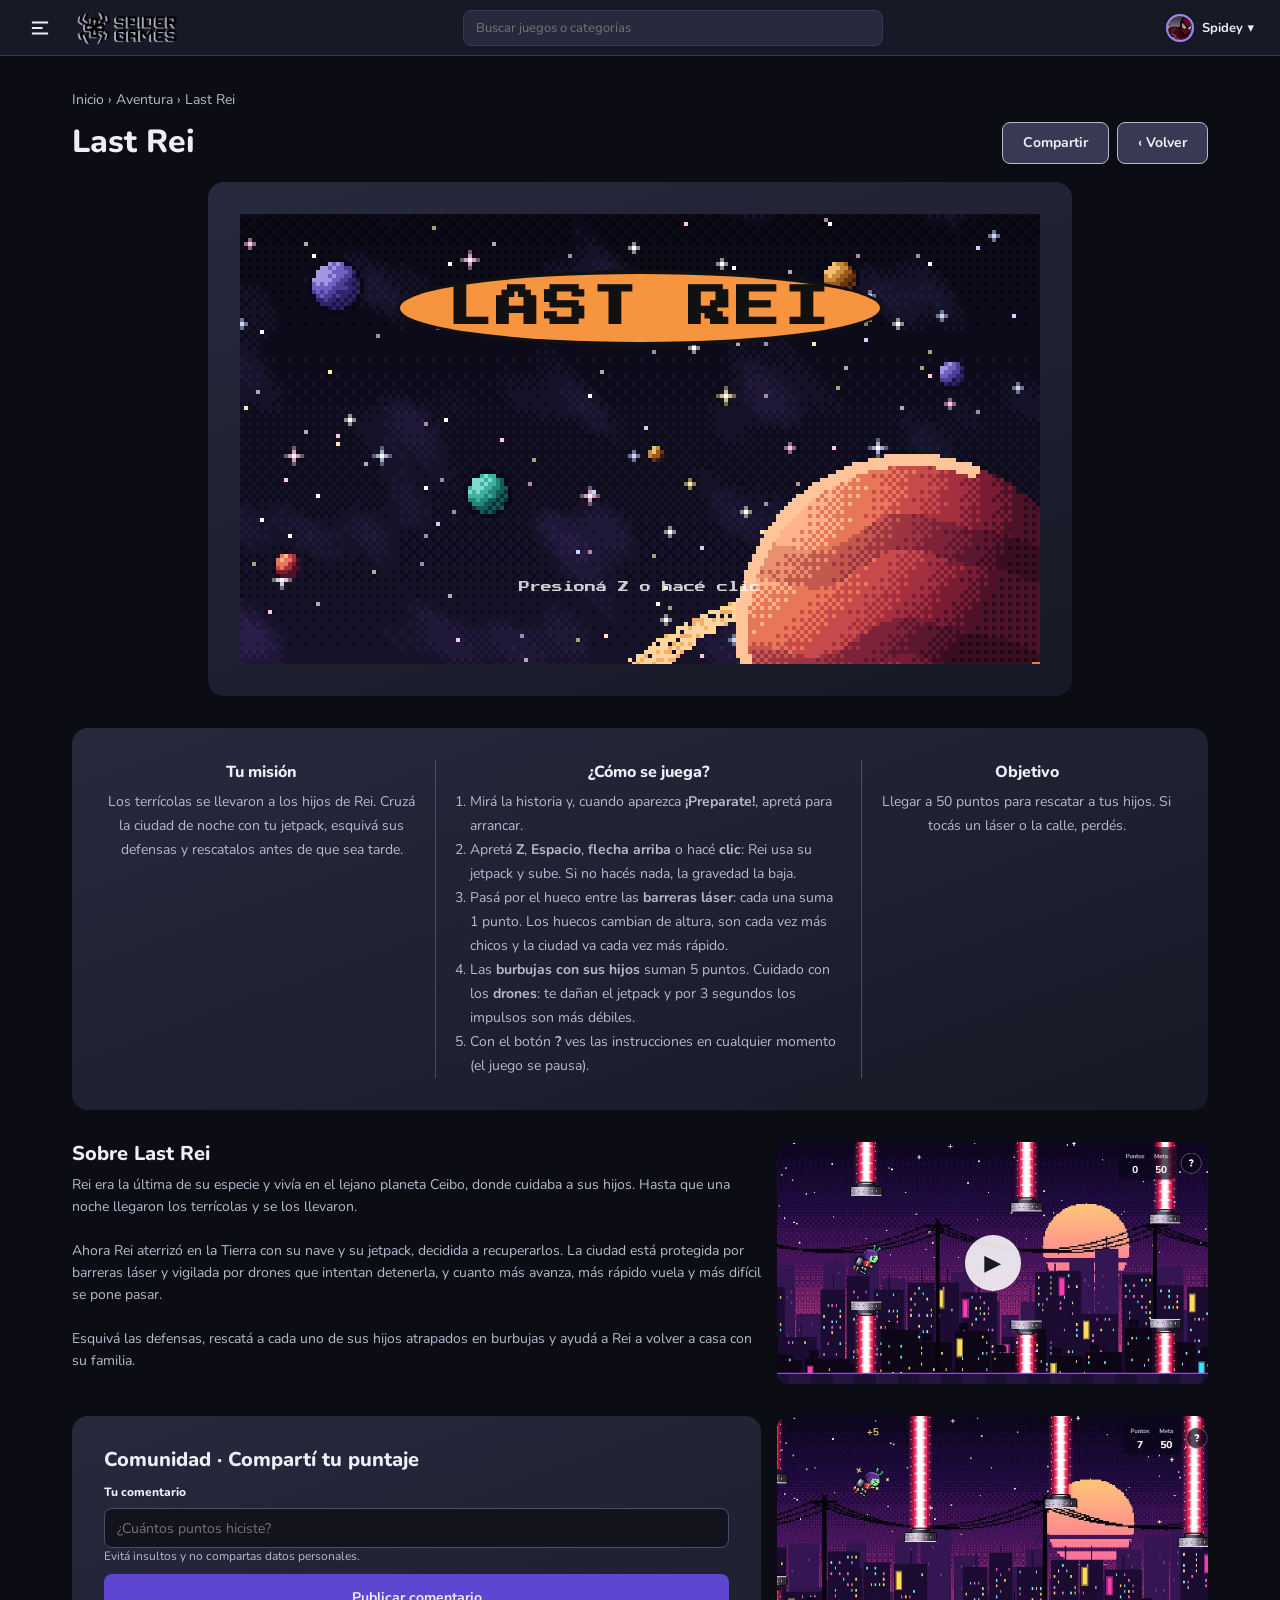
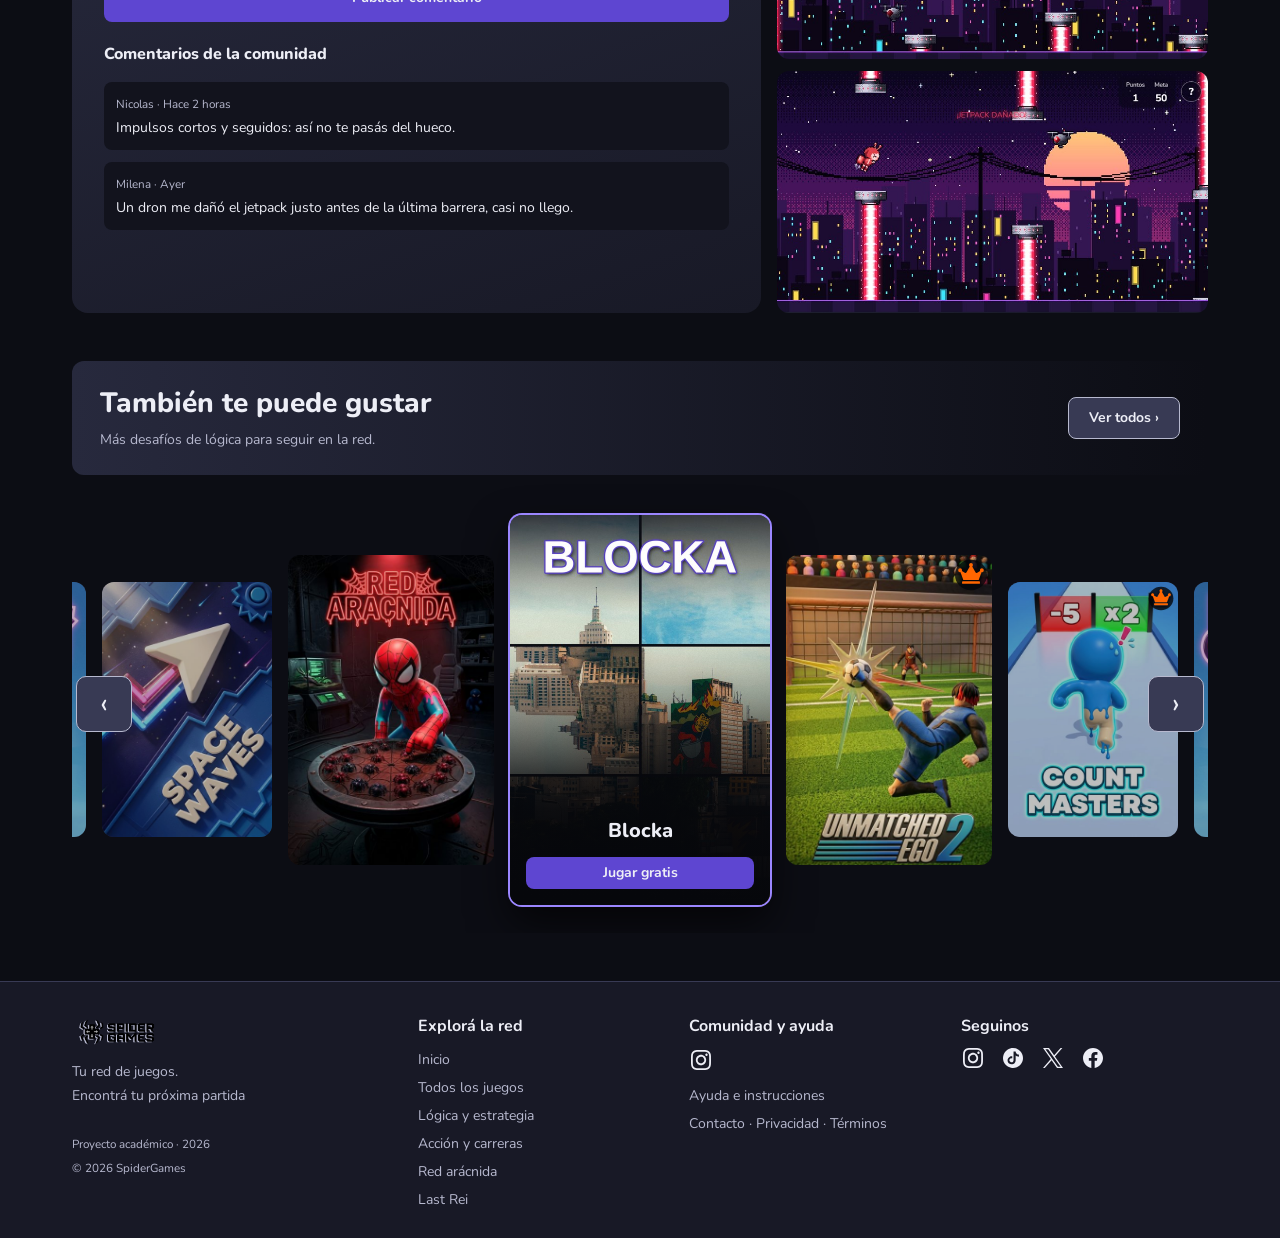
<file: runner.html>
<!DOCTYPE html>
<html lang="es">
<head>
    <meta charset="utf-8">
    <meta name="viewport" content="width=device-width,initial-scale=1">
    <title>Last Rei · Spider Games</title>
    <link rel="preconnect" href="https://fonts.googleapis.com">
    <link href="https://fonts.googleapis.com/css2?family=Nunito:wght@400;600;700;800&display=swap" rel="stylesheet">
    <link href="https://fonts.googleapis.com/css2?family=Press+Start+2P&display=swap" rel="stylesheet">
    <link rel="stylesheet" href="css/style.css">
    <link rel="stylesheet" href="css/game.css">
    <link rel="stylesheet" href="css/runner.css">
</head>
<body>


    <header class="encabezado">
        
        <button class="boton-icono" id="boton-menu-lateral" aria-label="Abrir menú">
            <svg width="22" height="22" viewBox="0 0 24 24" fill="none" stroke="#EDEEF6" stroke-width="2" stroke-linecap="round"><path d="M4 6h16M4 12h10M4 18h16"/></svg>
        </button>
        <a class="encabezado-logo" href="index.html"><img src="assets/logo.png" alt="Spider Games"></a>

       
        <div class="buscador">
            <input id="campo-busqueda" type="search" placeholder="Buscar juegos o categorías" autocomplete="off" aria-label="Buscar">
            <div class="buscador-resultados" id="lista-resultados">
                <a id="mensaje-sin-resultados" hidden>Sin resultados. Probá con otro nombre.</a>
            </div>
        </div>

            <div class="usuario">
            <button class="usuario-boton" id="boton-perfil" aria-label="Mi perfil"><i class="avatar"></i><span><b data-nombre-usuario>Spidey</b> ▾</span></button>
            <div class="menu-perfil" id="menu-perfil">
                <i class="avatar"></i>

                <div class="menu-perfil-nombre">
                    <b data-nombre-usuario>Spidey</b>
                    <svg width="24" height="24" viewBox="0 0 24 24" fill="none" xmlns="http://www.w3.org/2000/svg" aria-hidden="true">
                        <path d="M14 8L13.27 8.73L12.53 9.47L13.53 10.47L14.53 11.47L15.27 10.73L16 10L15 9L14 8ZM8 14V16H10L13.82 12.18L11.82 10.18L8 14Z" fill="currentColor"/>
                        <path d="M12 2C6.49 2 2 6.49 2 12C2 17.51 6.49 22 12 22C17.51 22 22 17.51 22 12C22 6.49 17.51 2 12 2ZM12 20C7.59 20 4 16.41 4 12C4 7.59 7.59 4 12 4C16.41 4 20 7.59 20 12C20 16.41 16.41 20 12 20Z" fill="currentColor"/>
                    </svg>
                </div>
                <small>peterparker@ejemplo.com</small>

                <a href="#" class="menu-perfil-premium"><img src="assets/icons/fa-solid_crown.svg" alt="" width="24" height="19"> Mejorar a premium</a>

                <a href="#">
                    <svg width="24" height="24" viewBox="0 0 24 24" fill="none" xmlns="http://www.w3.org/2000/svg" aria-hidden="true">
                        <path d="M14 8L13.27 8.73L12.53 9.47L13.53 10.47L14.53 11.47L15.27 10.73L16 10L15 9L14 8ZM8 14V16H10L13.82 12.18L11.82 10.18L8 14Z" fill="currentColor"/>
                        <path d="M12 2C6.49 2 2 6.49 2 12C2 17.51 6.49 22 12 22C17.51 22 22 17.51 22 12C22 6.49 17.51 2 12 2ZM12 20C7.59 20 4 16.41 4 12C4 7.59 7.59 4 12 4C16.41 4 20 7.59 20 12C20 16.41 16.41 20 12 20Z" fill="currentColor"/>
                    </svg>
                    Editar perfil
                </a>

                <a href="#">
                    <svg width="24" height="24" viewBox="0 0 24 24" fill="none" xmlns="http://www.w3.org/2000/svg" aria-hidden="true">
                        <path d="M21.2857 4.5H2.71429C2.3192 4.5 2 4.80469 2 5.18182V18.8182C2 19.1953 2.3192 19.5 2.71429 19.5H21.2857C21.6808 19.5 22 19.1953 22 18.8182V5.18182C22 4.80469 21.6808 4.5 21.2857 4.5ZM20.3929 6.8608V17.9659H3.60714V6.8608L2.99107 6.4027L3.8683 5.3267L4.82366 6.03622H19.1786L20.1339 5.3267L21.0112 6.4027L20.3929 6.8608ZM19.1786 6.03409L12 11.3608L4.82143 6.03409L3.86607 5.32457L2.98884 6.40057L3.60491 6.85866L11.2299 12.5178C11.4492 12.6804 11.719 12.7686 11.9967 12.7686C12.2743 12.7686 12.5441 12.6804 12.7634 12.5178L20.3929 6.8608L21.0089 6.4027L20.1317 5.3267L19.1786 6.03409Z" fill="currentColor"/>
                    </svg>
                    Preferencias de notificación
                </a>

                <a href="#">
                    <svg width="24" height="24" viewBox="0 0 24 24" fill="none" xmlns="http://www.w3.org/2000/svg" aria-hidden="true">
                        <path d="M12 3.19L19 6.3V11C19 15.52 16.02 19.69 12 20.93C7.98 19.69 5 15.52 5 11V6.3L12 3.19ZM12 1L3 5V11C3 16.55 6.84 21.74 12 23C17.16 21.74 21 16.55 21 11V5L12 1ZM11 7H13V9H11V7ZM11 11H13V17H11V11Z" fill="currentColor"/>
                    </svg>
                    Preferencias de privacidad
                </a>

                <a href="#">
                    <svg width="24" height="24" viewBox="0 0 24 24" fill="none" xmlns="http://www.w3.org/2000/svg" aria-hidden="true">
                        <path d="M21.6748 14.6648L20.1397 13.3523C20.2123 12.907 20.2498 12.4523 20.2498 11.9976C20.2498 11.5429 20.2123 11.0883 20.1397 10.6429L21.6748 9.33044C21.7906 9.23132 21.8735 9.09929 21.9124 8.95193C21.9513 8.80456 21.9445 8.64883 21.8928 8.50544L21.8717 8.44451C21.4491 7.26331 20.8162 6.16833 20.0037 5.21248L19.9615 5.16326C19.863 5.04736 19.7316 4.96405 19.5847 4.92431C19.4379 4.88456 19.2824 4.89024 19.1389 4.9406L17.2334 5.61794C16.5303 5.04138 15.7451 4.58669 14.8967 4.26794L14.5287 2.27576C14.501 2.12586 14.4282 1.98795 14.3202 1.88036C14.2122 1.77277 14.074 1.70059 13.924 1.67341L13.8607 1.66169C12.6397 1.44138 11.3553 1.44138 10.1342 1.66169L10.0709 1.67341C9.9209 1.70059 9.78271 1.77277 9.6747 1.88036C9.56669 1.98795 9.49398 2.12586 9.46622 2.27576L9.0959 4.27732C8.25424 4.59615 7.47044 5.0506 6.77559 5.62263L4.85606 4.9406C4.71254 4.88984 4.55698 4.88395 4.41003 4.92372C4.26309 4.9635 4.13173 5.04704 4.0334 5.16326L3.99122 5.21248C3.17968 6.16901 2.54693 7.26381 2.12325 8.44451L2.10215 8.50544C1.99668 8.79841 2.0834 9.12654 2.32012 9.33044L3.87403 10.657C3.80137 11.0976 3.76622 11.5476 3.76622 11.9953C3.76622 12.4453 3.80137 12.8953 3.87403 13.3336L2.32012 14.6601C2.20433 14.7593 2.12146 14.8913 2.08252 15.0387C2.04359 15.186 2.05043 15.3418 2.10215 15.4851L2.12325 15.5461C2.54747 16.7273 3.17559 17.8172 3.99122 18.7781L4.0334 18.8273C4.13197 18.9432 4.26333 19.0265 4.41019 19.0663C4.55704 19.106 4.7125 19.1003 4.85606 19.05L6.77559 18.3679C7.47403 18.9422 8.2545 19.3969 9.0959 19.7133L9.46622 21.7148C9.49398 21.8647 9.56669 22.0026 9.6747 22.1102C9.78271 22.2178 9.9209 22.29 10.0709 22.3172L10.1342 22.3289C11.3665 22.5504 12.6284 22.5504 13.8607 22.3289L13.924 22.3172C14.074 22.29 14.2122 22.2178 14.3202 22.1102C14.4282 22.0026 14.501 21.8647 14.5287 21.7148L14.8967 19.7226C15.7448 19.4047 16.5344 18.9485 17.2334 18.3726L19.1389 19.05C19.2824 19.1007 19.438 19.1066 19.5849 19.0669C19.7318 19.0271 19.8632 18.9435 19.9615 18.8273L20.0037 18.7781C20.8193 17.8148 21.4475 16.7273 21.8717 15.5461L21.8928 15.4851C21.9982 15.1969 21.9115 14.8687 21.6748 14.6648ZM18.4756 10.9195C18.5342 11.2734 18.5647 11.6367 18.5647 12C18.5647 12.3633 18.5342 12.7265 18.4756 13.0804L18.3209 14.0203L20.0717 15.5179C19.8063 16.1294 19.4713 16.7082 19.0732 17.2429L16.8982 16.4719L16.1623 17.0765C15.6022 17.5359 14.9787 17.8969 14.3037 18.15L13.4107 18.4851L12.9912 20.7586C12.3293 20.8336 11.661 20.8336 10.999 20.7586L10.5795 18.4804L9.69356 18.1406C9.02559 17.8875 8.4045 17.5265 7.84903 17.0695L7.11309 16.4625L4.92403 17.2406C4.52559 16.7039 4.19278 16.125 3.92559 15.5156L5.69512 14.0039L5.54278 13.0664C5.48653 12.7172 5.45606 12.3562 5.45606 12C5.45606 11.6414 5.48418 11.2828 5.54278 10.9336L5.69512 9.99607L3.92559 8.48435C4.19043 7.87263 4.52559 7.29607 4.92403 6.75935L7.11309 7.53748L7.84903 6.93044C8.4045 6.47341 9.02559 6.11248 9.69356 5.85935L10.5818 5.52419L11.0014 3.24607C11.66 3.17107 12.3326 3.17107 12.9936 3.24607L13.4131 5.51951L14.3061 5.85466C14.9787 6.10779 15.6045 6.46873 16.1647 6.9281L16.9006 7.53279L19.0756 6.76169C19.474 7.29841 19.8068 7.87732 20.074 8.48669L18.3232 9.98435L18.4756 10.9195ZM11.9998 7.6406C9.72168 7.6406 7.87481 9.48748 7.87481 11.7656C7.87481 14.0437 9.72168 15.8906 11.9998 15.8906C14.2779 15.8906 16.1248 14.0437 16.1248 11.7656C16.1248 9.48748 14.2779 7.6406 11.9998 7.6406ZM13.8561 13.6219C13.6126 13.866 13.3233 14.0596 13.0047 14.1916C12.6861 14.3235 12.3446 14.3911 11.9998 14.3906C11.299 14.3906 10.6404 14.1164 10.1436 13.6219C9.8994 13.3784 9.70578 13.089 9.57385 12.7705C9.44192 12.4519 9.37427 12.1104 9.37481 11.7656C9.37481 11.0648 9.64903 10.4062 10.1436 9.90935C10.6404 9.41248 11.299 9.1406 11.9998 9.1406C12.7006 9.1406 13.3592 9.41248 13.8561 9.90935C14.1002 10.1528 14.2938 10.4422 14.4258 10.7607C14.5577 11.0793 14.6253 11.4208 14.6248 11.7656C14.6248 12.4664 14.3506 13.125 13.8561 13.6219Z" fill="currentColor"/>
                    </svg>
                    Configuración de cuenta
                </a>

                <a href="#">
                    <svg width="24" height="24" viewBox="0 0 24 24" fill="none" xmlns="http://www.w3.org/2000/svg" aria-hidden="true">
                        <path d="M21.2857 4.5H2.71429C2.3192 4.5 2 4.80469 2 5.18182V18.8182C2 19.1953 2.3192 19.5 2.71429 19.5H21.2857C21.6808 19.5 22 19.1953 22 18.8182V5.18182C22 4.80469 21.6808 4.5 21.2857 4.5ZM20.3929 6.8608V17.9659H3.60714V6.8608L2.99107 6.4027L3.8683 5.3267L4.82366 6.03622H19.1786L20.1339 5.3267L21.0112 6.4027L20.3929 6.8608ZM19.1786 6.03409L12 11.3608L4.82143 6.03409L3.86607 5.32457L2.98884 6.40057L3.60491 6.85866L11.2299 12.5178C11.4492 12.6804 11.719 12.7686 11.9967 12.7686C12.2743 12.7686 12.5441 12.6804 12.7634 12.5178L20.3929 6.8608L21.0089 6.4027L20.1317 5.3267L19.1786 6.03409Z" fill="currentColor"/>
                    </svg>
                    Soporte
                </a>

                <hr>

                <a href="login.html" class="menu-perfil-salir">
                    <svg width="24" height="24" viewBox="0 0 24 24" fill="none" xmlns="http://www.w3.org/2000/svg" aria-hidden="true">
                        <path d="M17 8L21 12L17 16M21 12H7M13 16V17C13 17.7956 12.6839 18.5587 12.1213 19.1213C11.5587 19.6839 10.7956 20 10 20H6C5.20435 20 4.44129 19.6839 3.87868 19.1213C3.31607 18.5587 3 17.7956 3 17V7C3 6.20435 3.31607 5.44129 3.87868 4.87868C4.44129 4.31607 5.20435 4 6 4H10C10.7956 4 11.5587 4.31607 12.1213 4.87868C12.6839 5.44129 13 6.20435 13 7V8" stroke="currentColor" stroke-width="2" stroke-linecap="round" stroke-linejoin="round"/>
                    </svg>
                    Cerrar sesión
                </a>
            </div>
        </div>
    </header>

    <div class="fondo-oscuro" id="fondo-oscuro-menu"></div>
    <nav class="menu-lateral" id="menu-lateral" aria-label="Menú de SpiderGames">
        <a href="index.html"><svg width="24" height="24" viewBox="0 0 24 24" fill="none" xmlns="http://www.w3.org/2000/svg"><path d="M21.9475 11.7175C21.9625 11.695 21.985 11.665 21.9925 11.635V11.6275C22 11.6125 22 11.5975 22.0075 11.5825C22.0075 11.5675 22.015 11.5525 22.015 11.53V11.47C22.015 11.455 22.0075 11.44 22.0075 11.425V11.4175C22.0075 11.4025 22 11.3875 21.9925 11.38V11.3725L21.97 11.3275C21.9625 11.3125 21.955 11.305 21.9475 11.29L21.94 11.2825C21.9325 11.2675 21.9175 11.26 21.91 11.245C21.8992 11.2331 21.8865 11.2229 21.8725 11.215L21.865 11.2075C21.8483 11.2003 21.8331 11.1901 21.82 11.1775C19.885 10.135 18.82 8.7025 18.67 6.925C18.55 5.5675 19.015 4.5025 19.015 4.495V4.4875C19.0225 4.4725 19.03 4.4575 19.03 4.4425V4.435C19.0375 4.42 19.0375 4.405 19.0375 4.39V4.27C19.0353 4.24131 19.0277 4.21331 19.015 4.1875C19.015 4.1875 19.015 4.18 19.0075 4.18C19.0019 4.16647 18.9943 4.15383 18.985 4.1425C18.9775 4.1275 18.9625 4.1125 18.955 4.105V4.0975L18.9475 4.09L18.9325 4.075L18.9175 4.06L18.91 4.0525C18.895 4.045 18.8875 4.03 18.8725 4.0225C18.8725 4.0225 18.865 4.0225 18.865 4.015C18.8575 4.015 18.8425 4.0075 18.835 4C18.835 4 18.8275 4 18.8275 3.9925C18.8125 3.985 18.7975 3.9775 18.7825 3.9775H18.775C18.76 3.97 18.745 3.97 18.73 3.97H18.6025C18.5875 3.97 18.5725 3.9775 18.5575 3.9775C16.45 4.6075 14.6875 4.3525 13.3225 3.1975C12.2875 2.3275 11.86 1.2475 11.86 1.24L11.8375 1.195C11.83 1.18 11.8225 1.1725 11.815 1.1575L11.8075 1.15C11.8 1.135 11.785 1.1275 11.7775 1.1125L11.7475 1.0825L11.74 1.075C11.7175 1.06 11.6875 1.0375 11.6575 1.03H11.65C11.635 1.0225 11.62 1.0225 11.605 1.015C11.575 1.0075 11.56 1 11.545 1H11.4775C11.4625 1 11.4475 1.0075 11.4325 1.0075H11.425C11.41 1.0075 11.4025 1.015 11.3875 1.0225C11.3875 1.0225 11.38 1.0225 11.38 1.03L11.335 1.0525H11.3275C11.3125 1.06 11.305 1.0675 11.29 1.075L11.2825 1.0825C11.2675 1.09 11.26 1.105 11.245 1.1125L11.215 1.1425L11.2075 1.15C11.2 1.165 11.1925 1.18 11.185 1.1875C10.1425 3.1225 8.71 4.1875 6.9325 4.3375C5.5825 4.4725 4.5175 4 4.51 4H4.5025L4.4575 3.9775H4.45C4.435 3.9775 4.42 3.97 4.4125 3.97H4.2925C4.2625 3.9775 4.2325 3.985 4.2025 4C4.2025 4 4.195 4 4.195 4.0075C4.18 4.0075 4.165 4.015 4.1575 4.0225C4.135 4.0375 4.1275 4.045 4.1125 4.0525H4.105L4.0975 4.06C4.0975 4.0675 4.0975 4.075 4.09 4.075C4.0825 4.0825 4.0825 4.09 4.075 4.09L4.0675 4.0975C4.06 4.1125 4.045 4.1275 4.0375 4.1425C4.0375 4.1425 4.0375 4.15 4.03 4.15C4.03 4.1575 4.0225 4.1725 4.015 4.18C4.015 4.18 4.015 4.1875 4.0075 4.1875C4.0075 4.2025 4 4.2175 3.9925 4.24C3.9925 4.255 3.985 4.27 3.985 4.285V4.3975C3.985 4.4125 3.9925 4.4275 3.9925 4.4425C4.6225 6.55 4.3675 8.3125 3.2125 9.6775C2.3425 10.7125 1.27 11.1325 1.2475 11.14L1.2025 11.1625H1.195C1.18 11.17 1.1725 11.1775 1.1575 11.185L1.15 11.1925C1.135 11.2 1.1275 11.215 1.1125 11.2225L1.105 11.23C1.0975 11.2375 1.09 11.2525 1.075 11.26L1.0675 11.2675C1.0525 11.29 1.0375 11.32 1.0225 11.35V11.3575C1.015 11.3725 1.015 11.3875 1.0075 11.4025C1.0075 11.4175 1 11.4325 1 11.4475V11.5075C1 11.5225 1.0075 11.5375 1.0075 11.5525V11.56C1.0075 11.575 1.015 11.59 1.0225 11.5975V11.605L1.045 11.65C1.0525 11.665 1.06 11.6725 1.0675 11.6875L1.075 11.695C1.0825 11.71 1.0975 11.7175 1.105 11.7325C1.1125 11.74 1.1275 11.755 1.1425 11.7625L1.15 11.77C1.165 11.7775 1.18 11.785 1.195 11.8C3.13 12.8425 4.195 14.275 4.345 16.0525C4.48 17.4325 4.015 18.4975 4.015 18.505V18.5125C4.0075 18.5275 4 18.5425 4 18.5575V18.565C3.9925 18.58 3.9925 18.595 3.9925 18.61V18.73C4 18.76 4.0075 18.79 4.0225 18.82C4.0225 18.82 4.0225 18.8275 4.03 18.8275C4.0375 18.8425 4.045 18.8575 4.0525 18.865C4.06 18.88 4.075 18.895 4.0825 18.9025V18.91L4.09 18.9175L4.105 18.9325L4.12 18.9475L4.1275 18.955C4.1425 18.9625 4.15 18.9775 4.165 18.985C4.165 18.985 4.1725 18.985 4.1725 18.9925C4.1875 19 4.195 19.0075 4.21 19.015C4.21 19.015 4.2175 19.015 4.2175 19.0225C4.2325 19.03 4.2475 19.0375 4.2625 19.0375H4.27C4.285 19.045 4.3 19.045 4.315 19.045H4.4275C4.4425 19.045 4.4575 19.0375 4.4725 19.0375C6.58 18.4 8.3425 18.6625 9.7075 19.8175C10.7425 20.6875 11.17 21.7675 11.17 21.775L11.1925 21.82C11.2 21.835 11.2075 21.8425 11.215 21.8575L11.2225 21.865C11.23 21.88 11.245 21.8875 11.2525 21.9025L11.2825 21.9325L11.29 21.94C11.3125 21.955 11.3425 21.9775 11.3725 21.985H11.38C11.395 21.9925 11.41 21.9925 11.425 22C11.44 22 11.455 22.0075 11.47 22.0075H11.56C11.575 22.0075 11.5825 22 11.5975 22H11.605C11.6342 21.9917 11.6621 21.9791 11.6875 21.9625L11.695 21.955C11.7025 21.9475 11.7175 21.94 11.725 21.9325L11.7325 21.925C11.7475 21.9175 11.755 21.9025 11.7625 21.895L11.77 21.8875C11.7775 21.88 11.785 21.8725 11.7925 21.8575L11.8 21.85C11.8075 21.835 11.815 21.8275 11.8225 21.8125C12.865 19.8775 14.2975 18.8125 16.075 18.6625C17.425 18.5425 18.49 19.0075 18.4975 19.015C18.5125 19.0225 18.5275 19.03 18.5425 19.03H18.55C18.565 19.0375 18.58 19.0375 18.595 19.0375H18.7225C18.7525 19.03 18.7825 19.0225 18.8125 19.0075C18.8125 19.0075 18.82 19.0075 18.82 19C18.835 18.9925 18.85 18.985 18.8575 18.9775C18.8725 18.97 18.8875 18.955 18.895 18.9475H18.9025L18.91 18.94L18.925 18.925L18.94 18.91L18.9475 18.9025C18.955 18.8875 18.97 18.88 18.9775 18.865C18.9775 18.865 18.9775 18.8575 18.985 18.8575C18.9925 18.8425 19 18.835 19.0075 18.82C19.0075 18.82 19.0075 18.8125 19.015 18.8125C19.0225 18.7975 19.03 18.7825 19.03 18.7675C19.0375 18.7525 19.0375 18.7375 19.0375 18.7225V18.61C19.0375 18.595 19.03 18.58 19.03 18.565C18.4 16.4575 18.655 14.695 19.81 13.33C20.68 12.295 21.76 11.8675 21.7675 11.8675L21.8125 11.845H21.82C21.835 11.8375 21.8425 11.83 21.8575 11.8225L21.865 11.815C21.88 11.8075 21.8875 11.7925 21.9025 11.785L21.9325 11.755C21.94 11.725 21.94 11.725 21.9475 11.7175ZM20.35 11.125H17.2375C15.1075 9.925 15.6775 8.0875 15.8125 7.735L17.9575 5.59C17.8975 5.9875 17.875 6.4525 17.9125 6.9475C18.07 8.905 19.1725 10.24 20.35 11.125ZM8.125 14.02C8.0725 13.405 7.8325 12.595 7.0675 11.875H10.615L8.14 14.35C8.14 14.245 8.1325 14.1325 8.125 14.02ZM11.89 7.0975C11.965 7.1725 12.0475 7.2475 12.13 7.3225C12.58 7.705 13.2775 8.0875 14.2675 8.0875H14.395L11.89 10.5925V7.0975ZM11.14 10.5925L8.665 8.1175C8.77 8.1175 8.8825 8.1175 8.995 8.11C9.61 8.0575 10.42 7.8175 11.14 7.0525V10.5925ZM10.6075 11.125H7.1125C7.1875 11.05 7.2625 10.9675 7.3375 10.885C7.735 10.4125 8.14 9.6775 8.1025 8.62L10.6075 11.125ZM11.14 12.4075V15.91C11.065 15.835 10.9825 15.76 10.9 15.685C10.45 15.3025 9.7525 14.92 8.7625 14.92H8.635L11.14 12.4075ZM11.89 12.4075L14.365 14.8825C14.26 14.8825 14.1475 14.8825 14.035 14.89C13.42 14.9425 12.61 15.1825 11.89 15.9475V12.4075ZM12.4225 11.875H15.925C15.85 11.95 15.775 12.0325 15.7 12.115C15.3025 12.5875 14.8975 13.3225 14.935 14.38L12.4225 11.875ZM12.4225 11.125L14.8975 8.65C14.8975 8.755 14.8975 8.8675 14.905 8.98C14.9575 9.595 15.1975 10.405 15.9625 11.125H12.4225ZM12.82 3.7525C14.3125 5.0275 16.0375 5.1925 17.5 4.9825L15.295 7.1875C12.94 7.8475 12.0475 6.145 11.89 5.8V2.7625C12.13 3.085 12.4375 3.43 12.82 3.7525ZM6.9625 5.1025C8.92 4.945 10.255 3.8425 11.14 2.665V5.7775C9.94 7.9075 8.1025 7.3375 7.75 7.2025L5.605 5.0575C6.0025 5.11 6.46 5.14 6.9625 5.1025ZM3.7675 10.195C5.0425 8.7025 5.2075 6.9775 4.9975 5.515L7.2025 7.72C7.8625 10.0675 6.16 10.9675 5.815 11.125H2.7775C3.1 10.885 3.445 10.5775 3.7675 10.195ZM2.68 11.875H5.7925C7.9225 13.075 7.3525 14.9125 7.2175 15.265L5.0725 17.41C5.1325 17.0125 5.155 16.5475 5.1175 16.0525C4.96 14.095 3.8575 12.76 2.68 11.875ZM10.21 19.2475C9.055 18.265 7.7575 17.9425 6.5575 17.9425C6.205 17.9425 5.86 17.9725 5.53 18.0175L7.735 15.8125C10.09 15.1525 10.9825 16.855 11.14 17.2V20.2375C10.9 19.915 10.5925 19.57 10.21 19.2475ZM16.0675 17.8975C14.11 18.055 12.775 19.1575 11.89 20.335V17.2225C13.09 15.0925 14.9275 15.6625 15.28 15.7975L17.425 17.9425C17.0275 17.89 16.57 17.86 16.0675 17.8975ZM19.2625 12.805C17.9875 14.2975 17.8225 16.0225 18.0325 17.485L15.8275 15.28C15.1675 12.925 16.87 12.0325 17.215 11.875H20.2525C19.93 12.115 19.585 12.4225 19.2625 12.805Z" fill="#B7B9CF"/></svg>Inicio</a>
        <a href="#"><img src="assets/icons/fa-solid_crown.svg" alt="" width="24" height="19">Juegos premium</a>
        <a href="#"><svg width="24" height="24" viewBox="0 0 24 24" fill="none" xmlns="http://www.w3.org/2000/svg"><path d="M19.5492 10.9969C19.0942 9.97281 18.4328 9.05364 17.6063 8.2969L16.9242 7.67111C16.9011 7.65045 16.8732 7.63578 16.843 7.62841C16.8129 7.62103 16.7814 7.62116 16.7513 7.6288C16.7212 7.63644 16.6935 7.65134 16.6705 7.6722C16.6475 7.69307 16.63 7.71925 16.6195 7.74846L16.3148 8.62268C16.125 9.17111 15.7758 9.73127 15.2812 10.2821C15.2484 10.3172 15.2109 10.3266 15.1852 10.3289C15.1594 10.3313 15.1195 10.3266 15.0844 10.2938C15.0516 10.2656 15.0352 10.2235 15.0375 10.1813C15.1242 8.77033 14.7023 7.17893 13.7789 5.4469C13.0148 4.00783 11.9531 2.88518 10.6266 2.10236L9.65859 1.53283C9.53203 1.45783 9.37031 1.55627 9.37734 1.70393L9.42891 2.82893C9.46406 3.59768 9.375 4.27736 9.16406 4.84221C8.90625 5.53361 8.53594 6.1758 8.0625 6.75236C7.73303 7.15307 7.35959 7.51549 6.94922 7.83283C5.96087 8.5926 5.15722 9.56612 4.59844 10.6805C4.04103 11.8046 3.75068 13.0422 3.75 14.2969C3.75 15.4031 3.96797 16.4742 4.39922 17.4844C4.81562 18.457 5.41654 19.3396 6.16875 20.0836C6.92813 20.8336 7.80938 21.4242 8.79141 21.8344C9.80859 22.261 10.8867 22.4766 12 22.4766C13.1133 22.4766 14.1914 22.261 15.2086 21.8367C16.1882 21.429 17.079 20.8343 17.8312 20.086C18.5906 19.336 19.1859 18.4594 19.6008 17.4867C20.0314 16.4793 20.2523 15.3948 20.25 14.2992C20.25 13.1555 20.0156 12.0446 19.5492 10.9969Z" fill="#B7B9CF"/></svg>Tendencias</a>
        <a href="#"><svg width="24" height="24" viewBox="0 0 24 24" fill="none" xmlns="http://www.w3.org/2000/svg"><path d="M19.5492 10.9969C19.0942 9.97281 18.4328 9.05364 17.6063 8.2969L16.9242 7.67111C16.9011 7.65045 16.8732 7.63578 16.843 7.62841C16.8129 7.62103 16.7814 7.62116 16.7513 7.6288C16.7212 7.63644 16.6935 7.65134 16.6705 7.6722C16.6475 7.69307 16.63 7.71925 16.6195 7.74846L16.3148 8.62268C16.125 9.17111 15.7758 9.73127 15.2812 10.2821C15.2484 10.3172 15.2109 10.3266 15.1852 10.3289C15.1594 10.3313 15.1195 10.3266 15.0844 10.2938C15.0516 10.2656 15.0352 10.2235 15.0375 10.1813C15.1242 8.77033 14.7023 7.17893 13.7789 5.4469C13.0148 4.00783 11.9531 2.88518 10.6266 2.10236L9.65859 1.53283C9.53203 1.45783 9.37031 1.55627 9.37734 1.70393L9.42891 2.82893C9.46406 3.59768 9.375 4.27736 9.16406 4.84221C8.90625 5.53361 8.53594 6.1758 8.0625 6.75236C7.73303 7.15307 7.35959 7.51549 6.94922 7.83283C5.96087 8.5926 5.15722 9.56612 4.59844 10.6805C4.04103 11.8046 3.75068 13.0422 3.75 14.2969C3.75 15.4031 3.96797 16.4742 4.39922 17.4844C4.81562 18.457 5.41654 19.3396 6.16875 20.0836C6.92813 20.8336 7.80938 21.4242 8.79141 21.8344C9.80859 22.261 10.8867 22.4766 12 22.4766C13.1133 22.4766 14.1914 22.261 15.2086 21.8367C16.1882 21.429 17.079 20.8343 17.8312 20.086C18.5906 19.336 19.1859 18.4594 19.6008 17.4867C20.0314 16.4793 20.2523 15.3948 20.25 14.2992C20.25 13.1555 20.0156 12.0446 19.5492 10.9969Z" fill="#B7B9CF"/></svg>Novedades</a>
        <a href="#"><svg width="24" height="24" viewBox="0 0 24 24" fill="none" xmlns="http://www.w3.org/2000/svg"><path d="M12 1.125C7.5 1.125 4.5 4.875 4.5 8.625C4.5 17.625 8.25 22.875 12 22.875C15.75 22.875 19.5 17.625 19.5 8.625C19.5 4.875 16.5 1.125 12 1.125ZM6 7.875C6.36563 9.375 7.64062 12.1828 10.5 13.875L8.25 16.125C5.07656 14.1984 5.25 9.375 6 7.875ZM18 7.875C18.75 9.375 18.9234 14.1984 15.75 16.125L13.5 13.875C16.3594 12.1828 17.6344 9.375 18 7.875Z" fill="#B7B9CF"/></svg>Originales</a>
        <a href="#"><svg width="24" height="24" viewBox="0 0 24 24" fill="none" xmlns="http://www.w3.org/2000/svg"><path d="M4.19995 6.00002C5.1937 6.00002 5.99995 5.19377 5.99995 4.20002C5.99995 3.20627 5.1937 2.40002 4.19995 2.40002C3.2062 2.40002 2.39995 3.20627 2.39995 4.20002C2.39995 5.19377 3.2062 6.00002 4.19995 6.00002ZM3.59995 7.20002C2.2762 7.20002 1.19995 8.27627 1.19995 9.60002V14.4C1.19995 15.0638 1.7362 15.6 2.39995 15.6C2.76745 15.6 3.0937 15.435 3.31495 15.18L4.21495 20.5988C4.3237 21.2513 4.94245 21.6938 5.59495 21.585C6.24745 21.4763 6.68995 20.8575 6.5812 20.205L5.81245 15.6038H6.4012L7.5262 20.6625C7.6687 21.3113 8.30995 21.7163 8.9587 21.5738C9.60745 21.4313 10.0125 20.79 9.86995 20.1413L7.7212 10.4663L12.0825 12.4838C12.1012 12.495 12.1237 12.5025 12.1425 12.51C12.4649 12.645 12.8175 12.6263 13.1137 12.4838C13.2412 12.4238 13.3612 12.3375 13.4625 12.2325C13.5787 12.1125 13.6687 11.97 13.7287 11.805C13.7325 11.7938 13.7362 11.7788 13.74 11.7675L13.8337 11.4863C14.0475 10.845 14.52 10.3275 15.135 10.0538L15.435 9.92252C15.4725 9.90752 15.5062 9.89252 15.5437 9.87752L14.91 12.2588C14.7 13.05 14.9062 13.8938 15.4612 14.4975L18.1124 17.3888L18.9375 20.6925C19.0987 21.3338 19.7512 21.7275 20.3925 21.5663C21.0337 21.405 21.4274 20.7525 21.2662 20.1113L20.4037 16.6575C20.3324 16.365 20.1862 16.0988 19.9837 15.8775L18.1274 13.8525L18.8512 11.3963L19.2112 12.2588C19.3762 12.6563 19.6799 12.9825 20.0662 13.1775L21.0674 13.6763C21.66 13.9725 22.3799 13.7325 22.6762 13.14C22.9725 12.5475 22.7325 11.8275 22.14 11.5313L21.3375 11.13L20.7637 9.75002C20.1224 8.20877 18.615 7.20377 16.9424 7.20377C16.0875 7.20377 15.2437 7.38377 14.4637 7.72877L14.1637 7.86002C13.2557 8.26555 12.4949 8.94126 11.985 9.79502L7.0987 7.53377C6.6262 7.31252 6.1087 7.20002 5.58745 7.20002H3.59995ZM18.6 6.00002C19.5937 6.00002 20.4 5.19377 20.4 4.20002C20.4 3.20627 19.5937 2.40002 18.6 2.40002C17.6062 2.40002 16.8 3.20627 16.8 4.20002C16.8 5.19377 17.6062 6.00002 18.6 6.00002ZM14.3137 14.985L13.3762 17.325L11.1487 19.5525C10.6799 20.0213 10.6799 20.7825 11.1487 21.2513C11.6174 21.72 12.3787 21.72 12.8475 21.2513L15.1612 18.9375C15.3337 18.765 15.4687 18.5588 15.5587 18.3338L16.1025 16.9763L14.5762 15.3113C14.4825 15.21 14.3962 15.1013 14.3137 14.9888V14.985Z" fill="#B7B9CF"/></svg>Multijugador</a>
        <a href="#"><svg width="24" height="24" viewBox="0 0 24 24" fill="none" xmlns="http://www.w3.org/2000/svg"><path d="M21.29 16.71L22.71 15.29L19.5 12.11L16.5 11.26L18.41 11L22.6 7.80001L21.4 6.20001L17.59 9.05001L14.91 9.50001L18.11 6.31001L17 1.76001L15 2.24001L15.86 5.69001L14.76 6.83001C14.5295 6.28884 14.145 5.82739 13.6542 5.50304C13.1635 5.17869 12.5883 5.00576 12 5.00576C11.4118 5.00576 10.8366 5.17869 10.3458 5.50304C9.85512 5.82739 9.47058 6.28884 9.24004 6.83001L8.11004 5.69001L9.00004 2.24001L7.00004 1.76001L5.89004 6.31001L9.09004 9.50001L6.40004 9.05001L2.60004 6.20001L1.40004 7.80001L5.60004 11L7.46004 11.31L4.46004 12.16L1.29004 15.29L2.71004 16.71L5.50004 13.89L7.87004 13.22L4.00004 16.54V22H6.00004V17.46L7.56004 16.12C7.73362 17.1723 8.2753 18.1287 9.08849 18.8188C9.90168 19.5088 10.9335 19.8876 12 19.8876C13.0665 19.8876 14.0984 19.5088 14.9116 18.8188C15.7248 18.1287 16.2665 17.1723 16.44 16.12L18 17.46V22H20V16.54L16.13 13.22L18.5 13.89L21.29 16.71Z" fill="#B7B9CF"/></svg>Todos los juegos</a>
        <h5>Categorías</h5>
        <a href="#"><svg width="24" height="24" viewBox="0 0 24 24" fill="none" xmlns="http://www.w3.org/2000/svg"><path d="M9.51789 22C9.02789 20.4023 8.28872 19.2112 7.30039 18.4265C5.81789 17.25 3.46239 17.9815 2.59239 16.7675C1.72239 15.5535 3.20189 13.3215 3.72089 12.0045C4.23989 10.6875 1.73089 10.222 2.02389 9.848C2.21889 9.59867 3.48706 8.87933 5.82839 7.69C6.49339 3.89667 8.95022 2 13.1989 2C19.5719 2 21.9999 7.403 21.9999 10.84C21.9999 14.276 19.0599 17.978 14.8719 18.7765C14.4976 19.3218 15.0376 20.3963 16.4919 22" stroke="#B7B9CF" stroke-width="2.3335" stroke-linecap="round" stroke-linejoin="round"/><path fill-rule="evenodd" clip-rule="evenodd" d="M9.74986 7.25C9.42286 8.517 9.52003 9.40683 10.0414 9.9195C10.5624 10.4318 11.4504 10.7668 12.7054 10.9245C12.4204 12.5588 12.7675 13.3255 13.7469 13.2245C14.7259 13.1238 15.3142 12.7172 15.5119 12.0045C17.0419 12.4345 17.8712 12.0745 17.9999 10.9245C18.1924 9.1995 17.2624 7.824 16.8809 7.824C16.4994 7.824 15.5119 7.7775 15.5119 7.25C15.5119 6.7225 14.3579 6.425 13.3164 6.425C12.2749 6.425 12.9014 5.7225 11.4714 6C10.518 6.185 9.94419 6.60167 9.74986 7.25Z" fill="#B7B9CF" stroke="#B7B9CF" stroke-width="2" stroke-linejoin="round"/><path d="M15.2498 12.75C14.7413 13.0655 14.0438 13.59 13.7498 14C13.0153 15.025 12.4198 15.649 12.2898 16.304" stroke="#B7B9CF" stroke-width="2" stroke-linecap="round"/></svg>Lógica</a>
        <a href="#"><svg width="24" height="24" viewBox="0 0 24 24" fill="none" xmlns="http://www.w3.org/2000/svg"><path d="M16.6157 8.0567L16.6128 8.08795L16.6392 8.07135L20.8853 5.46979L18.7222 9.80377L18.7075 9.83307L18.7388 9.82623L22.897 8.95807L19.7739 12.4258L19.7573 12.4444L19.7817 12.4512L23.0718 13.3165L19.8677 15.0518L19.8452 15.0635L19.8657 15.0782L22.3657 16.8028H19.2358L19.2466 16.8253L20.4595 19.4171L17.9683 18.5616C17.9686 18.5606 17.9698 18.5596 17.9702 18.5587C17.9725 18.5529 17.9746 18.5465 17.9771 18.5391L17.9497 18.5245C17.4735 19.1297 16.8692 19.7036 16.1226 20.2256C18.4917 17.6171 18.7357 14.5952 17.5659 12.212C16.388 9.81236 13.7792 8.06438 10.4722 8.04303C11.2076 7.64577 11.9509 7.43403 12.6763 7.38385L12.73 7.38092L12.6821 7.35455C12.6263 7.32429 12.5702 7.29328 12.5142 7.26178C12.4615 7.23217 12.4087 7.20163 12.356 7.17291L13.3022 4.59967L14.1733 7.21295L14.1919 7.19147L17.0503 3.72662L16.6157 8.0567ZM8.68408 10.5069L8.69971 10.5206L8.70947 10.502L8.95752 10.0049C8.98972 9.94056 9.02234 9.88392 9.05713 9.83405L9.84033 11.7305C9.36798 12.5113 9.35917 13.3835 9.27979 14.9151L9.31006 14.919C9.69395 13.3976 10.0732 12.5381 10.7358 11.7676C11.3454 11.1616 11.9846 10.8588 12.6177 10.7833C13.2509 10.7077 13.8795 10.8592 14.4683 11.1622C15.6453 11.7679 16.6612 12.9794 17.23 14.1924C17.257 14.6086 17.0834 15.0484 16.7632 15.4913C16.4425 15.9348 15.9754 16.3802 15.4175 16.8047C14.3039 17.652 12.8312 18.4157 11.4497 18.9239L9.896 17.6827L9.8667 17.6602L9.87061 17.6973L10.0376 19.3604C9.55813 19.4756 9.1148 19.5465 8.73291 19.5616C8.35016 19.5766 8.03038 19.5363 7.79736 19.4317L6.48291 16.8116L6.48193 16.8096L4.18408 13.4708C5.03712 13.2248 5.969 12.7601 6.86377 11.8653L7.01904 11.711L7.0249 11.7051L7.02295 11.6973L6.42627 8.38776L8.68408 10.5069ZM6.54346 4.82916C6.58033 4.83145 6.61431 4.84354 6.65186 4.86432L6.78271 4.95319C6.87943 5.0269 6.99142 5.1493 7.11182 5.30768C7.2321 5.46592 7.36061 5.65911 7.4917 5.87213C7.72781 6.25553 7.97479 6.70685 8.27393 7.13385C8.57043 7.55708 8.919 7.95861 9.36279 8.25006C9.29418 8.38115 9.19548 8.47658 9.04541 8.60846C8.89378 8.7417 8.69108 8.91209 8.49658 9.14557L5.14795 6.0069L5.11377 5.97467L5.12158 6.02155L6.09033 11.4024C4.70136 12.7046 3.32584 12.8591 2.26611 12.879C2.23902 11.7404 1.82107 11.038 1.4751 10.459C1.28416 10.1424 1.11489 9.86354 1.01025 9.52057C0.905911 9.17835 0.865915 8.77111 0.934082 8.19733C2.35313 5.74469 4.25556 4.98445 6.03271 4.98444H6.14014V4.98639L6.14795 4.98248L6.2417 4.93073C6.36302 4.86073 6.44465 4.83027 6.51514 4.83014L6.54346 4.82916Z" fill="#B7B9CF" stroke="#B7B9CF" stroke-width="0.03125"/></svg>Acción</a>
        <a href="#"><svg width="24" height="24" viewBox="0 0 24 24" fill="none" xmlns="http://www.w3.org/2000/svg"><path d="M7.9888 2.53121C8.00955 2.42615 8.00899 2.318 7.98716 2.21316C7.96533 2.10832 7.92268 2.00894 7.86172 1.92089C7.80077 1.83284 7.72277 1.75793 7.63232 1.70058C7.54188 1.64324 7.44085 1.60464 7.33522 1.58707C7.22958 1.5695 7.12149 1.57332 7.01736 1.5983C6.91323 1.62328 6.81517 1.66891 6.729 1.73248C6.64283 1.79606 6.5703 1.87629 6.51571 1.96842C6.46112 2.06055 6.42558 2.1627 6.4112 2.26881L3.2112 21.4688C3.19045 21.5739 3.19101 21.682 3.21284 21.7869C3.23467 21.8917 3.27732 21.9911 3.33828 22.0791C3.39923 22.1672 3.47724 22.2421 3.56768 22.2994C3.65812 22.3568 3.75915 22.3954 3.86479 22.413C3.97042 22.4305 4.07851 22.4267 4.18264 22.4017C4.28677 22.3767 4.38483 22.3311 4.471 22.2675C4.55717 22.204 4.6297 22.1237 4.68429 22.0316C4.73888 21.9395 4.77442 21.8373 4.7888 21.7312L5.8608 15.2992C7.1504 15.488 8.544 15.5504 9.6416 16.32C10.3207 16.808 11.106 17.1277 11.9328 17.2528C13.4784 17.4864 14.8608 16.6368 16.3872 16.8784L18.4496 17.1888C18.8656 17.2528 19.2976 16.9328 19.36 16.5168L20.7744 7.02241L20.7808 7.01601C20.8018 6.80715 20.743 6.59809 20.6163 6.43074C20.4896 6.26338 20.3043 6.1501 20.0976 6.11361L18.0352 5.80321C16.4944 5.57441 15.1088 6.40001 13.5824 6.17121C12.8978 6.06725 12.2466 5.80601 11.68 5.40801C10.4976 4.58081 9.0896 4.44321 7.7024 4.24801L7.9888 2.53121ZM7.0448 8.19201L7.5728 5.03681C8.5312 5.16801 9.5456 5.24321 10.4336 5.62721L9.9616 8.77121C9.0496 8.39841 8.0192 8.32641 7.0448 8.19201ZM5.9936 14.512L6.5216 11.3536C7.5136 11.4912 8.5648 11.5616 9.4944 11.9424L9.9744 8.78081C11.0272 9.21281 11.8288 9.95361 13.0032 10.1264L13.4832 6.95841C14.664 7.13601 15.6416 6.67521 16.776 6.58401L16.296 9.72961C15.16 9.82561 14.1776 10.3056 13 10.1296L12.5424 13.2944C11.3648 13.1184 10.5616 12.3744 9.504 11.944L9.024 15.1056C8.072 14.7232 7.0032 14.656 5.9936 14.512ZM12.544 13.296C13.7184 13.472 14.7056 12.9888 15.8416 12.8944L16.296 9.72961C17.344 9.63361 18.416 9.90721 19.4448 10.064L18.9968 13.2256C17.9664 13.0704 16.8912 12.7952 15.8432 12.8944L15.3632 16.056C14.2288 16.1328 13.2272 16.632 12.064 16.456L12.544 13.296Z" fill="#B7B9CF"/></svg>Carreras</a>
        <a href="#"><svg width="24" height="24" viewBox="0 0 24 24" fill="none" xmlns="http://www.w3.org/2000/svg"><path d="M20 17H19.37C19.98 14.79 20.78 10.37 18.64 7.26001C17.21 5.18001 14.78 4.09001 11.42 4.01001L9.71 2.30001C9.5 2.09001 9.21 1.99001 8.9 2.01001C8.6 2.04001 8.33 2.20001 8.17 2.45001L2.17 11.45C1.91 11.85 1.96 12.37 2.29 12.71L4.29 14.71C4.63 15.05 5.16 15.1 5.55 14.83L8.3 13H8.86L5.53 17H4C2.9 17 2 17.9 2 19V20C2 21.1 2.9 22 4 22H20C21.1 22 22 21.1 22 20V19C22 17.9 21.1 17 20 17ZM9.5 9.75001C9.16848 9.75001 8.85054 9.61832 8.61612 9.3839C8.3817 9.14948 8.25 8.83153 8.25 8.50001C8.25 8.16849 8.3817 7.85055 8.61612 7.61613C8.85054 7.38171 9.16848 7.25001 9.5 7.25001C9.83152 7.25001 10.1495 7.38171 10.3839 7.61613C10.6183 7.85055 10.75 8.16849 10.75 8.50001C10.75 8.83153 10.6183 9.14948 10.3839 9.3839C10.1495 9.61832 9.83152 9.75001 9.5 9.75001Z" fill="#B7B9CF"/></svg>Estrategia</a>
        <a href="#"><svg width="24" height="24" viewBox="0 0 24 24" fill="none" xmlns="http://www.w3.org/2000/svg"><path d="M21 9.5C21 7.04 19.02 5.04 16.57 5C15.79 3.2 14.01 2 12 2C9.99 2 8.21 3.2 7.43 5C6.24911 5.01966 5.12317 5.50228 4.29461 6.34393C3.46605 7.18558 3.00115 8.31895 3 9.5C3 9.75 3.02 10 3.07 10.26C2.37 11.2 2 12.34 2 13.5C2 16.53 4.47 19 7.5 19H11V22H13V19H16.5C19.53 19 22 16.53 22 13.5C22 12.34 21.62 11.21 20.93 10.26C20.98 10 21 9.75 21 9.5Z" fill="#B7B9CF"/></svg>Aventura</a>
        <a href="#"><svg width="24" height="24" viewBox="0 0 24 24" fill="none" xmlns="http://www.w3.org/2000/svg"><path d="M19.5 21C19.5 21.3978 19.342 21.7794 19.0607 22.0607C18.7794 22.342 18.3979 22.5 18 22.5H9.00005C8.60222 22.5 8.22069 22.342 7.93939 22.0607C7.65808 21.7794 7.50005 21.3978 7.50005 21V18H19.5V21ZM15 1.5C16.5913 1.5 18.1175 2.13214 19.2427 3.25736C20.3679 4.38258 21 5.9087 21 7.5V11.376C20.9997 12.7731 20.6741 14.151 20.049 15.4005L19.5 16.5H7.50005L3.62105 12.621C3.32506 12.3241 3.12363 11.9462 3.04217 11.5349C2.9607 11.1237 3.00285 10.6975 3.1633 10.3102C3.32375 9.92287 3.59531 9.59174 3.94373 9.35856C4.29214 9.12539 4.70181 9.00062 5.12105 9H6.00005V7.5C6.00005 5.9087 6.63219 4.38258 7.75741 3.25736C8.88263 2.13214 10.4087 1.5 12 1.5H15Z" fill="#B7B9CF"/></svg>Lucha</a>
        <a href="#"><svg width="24" height="24" viewBox="0 0 24 24" fill="none" xmlns="http://www.w3.org/2000/svg"><path d="M11.1826 2.72251C11.6439 2.29501 12.3563 2.29501 12.8139 2.72251L16.2001 5.86126V5.40001C16.2001 4.73626 16.7363 4.20001 17.4001 4.20001H18.6001C19.2638 4.20001 19.8001 4.73626 19.8001 5.40001V9.20626L21.2176 10.5225C21.5776 10.86 21.6976 11.3813 21.5176 11.8388C21.3376 12.2963 20.8951 12.6 20.4001 12.6H19.8001V19.2C19.8001 20.5238 18.7239 21.6 17.4001 21.6H6.6001C5.27635 21.6 4.2001 20.5238 4.2001 19.2V12.6H3.6001C3.1051 12.6 2.6626 12.2963 2.4826 11.8388C2.3026 11.3813 2.4226 10.8563 2.7826 10.5225L11.1826 2.72251ZM10.5001 10.8C10.0013 10.8 9.6001 11.2013 9.6001 11.7V14.7C9.6001 15.1988 10.0013 15.6 10.5001 15.6H13.5001C13.9988 15.6 14.4001 15.1988 14.4001 14.7V11.7C14.4001 11.2013 13.9988 10.8 13.5001 10.8H10.5001Z" fill="#B7B9CF"/></svg>Simulación</a>
        <a href="#"><svg width="24" height="24" viewBox="0 0 24 24" fill="none" xmlns="http://www.w3.org/2000/svg"><path d="M16.1784 22.5H12.8438C12.62 22.5 12.4054 22.4111 12.2471 22.2529C12.0889 22.0946 12 21.88 12 21.6562V20.3573C12.0006 20.1578 11.9606 19.9603 11.8823 19.7768C11.8041 19.5933 11.6892 19.4276 11.5448 19.29C11.1802 18.9342 10.6505 18.7369 10.0969 18.7505C9.09562 18.7739 8.25 19.6551 8.25 20.6751V21.6562C8.25 21.88 8.16111 22.0946 8.00287 22.2529C7.84464 22.4111 7.63003 22.5 7.40625 22.5H4.10719C3.76481 22.5 3.42578 22.4325 3.10946 22.3015C2.79314 22.1705 2.50573 21.9785 2.26363 21.7364C1.77469 21.2474 1.5 20.5843 1.5 19.8928V16.5937C1.5 16.37 1.58889 16.1553 1.74713 15.9971C1.90536 15.8389 2.11997 15.75 2.34375 15.75H3.64266C4.07203 15.75 4.48969 15.5662 4.81875 15.2344C5.00182 15.0498 5.14659 14.8309 5.24474 14.5902C5.34288 14.3495 5.39246 14.0918 5.39062 13.8319C5.37656 12.8386 4.55906 12 3.60516 12H2.34375C2.11997 12 1.90536 11.9111 1.74713 11.7529C1.58889 11.5946 1.5 11.38 1.5 11.1562V7.85717C1.5 7.51479 1.56744 7.17576 1.69846 6.85944C1.82948 6.54313 2.02153 6.25571 2.26363 6.01361C2.75257 5.52467 3.41572 5.24998 4.10719 5.24998H6.69656C6.79602 5.24998 6.8914 5.21048 6.96173 5.14015C7.03205 5.06982 7.07156 4.97444 7.07156 4.87498V4.57123C7.07156 4.16331 7.15281 3.75948 7.31057 3.3833C7.46832 3.00712 7.69943 2.66612 7.99039 2.38022C8.28135 2.09432 8.62635 1.86924 9.00524 1.71811C9.38413 1.56698 9.78933 1.49283 10.1972 1.49998C11.8608 1.52905 13.2141 2.92405 13.2141 4.6092V4.87498C13.2141 4.97444 13.2536 5.06982 13.3239 5.14015C13.3942 5.21048 13.4896 5.24998 13.5891 5.24998H16.1784C16.5161 5.24998 16.8505 5.3165 17.1625 5.44573C17.4745 5.57497 17.758 5.76439 17.9968 6.00318C18.2356 6.24197 18.425 6.52546 18.5543 6.83745C18.6835 7.14945 18.75 7.48384 18.75 7.82155V10.4109C18.75 10.5104 18.7895 10.6058 18.8598 10.6761C18.9302 10.7464 19.0255 10.7859 19.125 10.7859H19.3903C21.105 10.7859 22.5 12.1453 22.5 13.8159C22.5 15.532 21.1223 16.9284 19.4288 16.9284H19.125C19.0255 16.9284 18.9302 16.9679 18.8598 17.0383C18.7895 17.1086 18.75 17.204 18.75 17.3034V19.9284C18.75 20.2661 18.6835 20.6005 18.5543 20.9125C18.425 21.2245 18.2356 21.508 17.9968 21.7468C17.758 21.9856 17.4745 22.175 17.1625 22.3042C16.8505 22.4335 16.5161 22.5 16.1784 22.5Z" fill="#B7B9CF"/></svg>Puzzles</a>
        <a href="#"><svg width="24" height="24" viewBox="0 0 24 24" fill="none" xmlns="http://www.w3.org/2000/svg"><path d="M12 2C6.48 2 2 6.48 2 12C2 17.52 6.48 22 12 22C17.52 22 22 17.52 22 12C22 6.48 17.52 2 12 2ZM13 5.3L14.35 4.35C16.1593 4.90977 17.7114 6.0933 18.73 7.69L18.34 9.03L16.99 9.49L13 6.7V5.3ZM9.65 4.35L11 5.3V6.7L7.01 9.49L5.66 9.03L5.27 7.69C6.295 6.09919 7.84466 4.91749 9.65 4.35ZM7.08 17.11L5.94 17.21C4.6866 15.7639 3.99767 13.9137 4 12C4 11.88 4.01 11.77 4.02 11.65L5.02 10.92L6.4 11.4L7.86 15.74L7.08 17.11ZM14.5 19.59C13.71 19.85 12.87 20 12 20C11.13 20 10.29 19.85 9.5 19.59L8.81 18.1L9.45 17H14.56L15.2 18.11L14.5 19.59ZM14.27 15H9.73L8.38 10.98L12 8.44L15.63 10.98L14.27 15ZM18.06 17.21L16.92 17.11L16.13 15.74L17.59 11.4L18.98 10.93L19.98 11.66C19.99 11.77 20 11.88 20 12C20 13.99 19.27 15.81 18.06 17.21Z" fill="#B7B9CF"/></svg>Deportes</a>
        <a href="#"><svg width="24" height="24" viewBox="0 0 24 24" fill="none" xmlns="http://www.w3.org/2000/svg"><path d="M21.5801 16.09L20.4901 8.43C20.3538 7.47722 19.8782 6.60566 19.1506 5.97551C18.4231 5.34536 17.4926 4.99897 16.5301 5H7.47012C5.48012 5 3.79012 6.46 3.51012 8.43L2.42012 16.09C2.34417 16.619 2.4367 17.1585 2.68457 17.632C2.93245 18.1055 3.3231 18.489 3.80113 18.728C4.27916 18.967 4.8203 19.0494 5.34782 18.9637C5.87534 18.8779 6.36246 18.6282 6.74012 18.25L9.00012 16H15.0001L17.2501 18.25C17.7301 18.73 18.3801 19 19.0501 19C20.6101 19 21.8001 17.63 21.5801 16.09ZM11.0001 11H9.00012V13H8.00012V11H6.00012V10H8.00012V8H9.00012V10H11.0001V11ZM15.0001 10C14.4501 10 14.0001 9.55 14.0001 9C14.0001 8.45 14.4501 8 15.0001 8C15.5501 8 16.0001 8.45 16.0001 9C16.0001 9.55 15.5501 10 15.0001 10ZM17.0001 13C16.4501 13 16.0001 12.55 16.0001 12C16.0001 11.45 16.4501 11 17.0001 11C17.5501 11 18.0001 11.45 18.0001 12C18.0001 12.55 17.5501 13 17.0001 13Z" fill="#B7B9CF"/></svg>Arcade</a>
        <a href="#"><svg width="24" height="24" viewBox="0 0 24 24" fill="none" xmlns="http://www.w3.org/2000/svg"><path d="M20.1 2C19.0043 1.99778 17.9503 2.41981 17.1589 3.17764C16.3675 3.93546 15.9002 4.97022 15.855 6.065L15.465 15H19.5V22H21V2H20.1ZM12.75 14.625V2H11.25V14.625C9.96 15.045 9 16.51 9 18.25C9 20.32 10.345 22 12 22C13.655 22 15 20.32 15 18.25C15 16.505 14.04 15.04 12.75 14.625ZM9.5 5.75C9.5 3.68 7.82 2 5.75 2C3.68 2 2 3.68 2 5.75C2 9.21 3.045 12.85 5 13.6V22H6.5V13.6C8.455 12.85 9.5 9.205 9.5 5.75ZM3.5 5.75C3.5 4.775 4.13 3.95 5 3.64V11.775C4.24 10.87 3.5 8.71 3.5 5.75ZM6.5 3.64C7.37 3.95 8 4.775 8 5.75C8 8.71 7.26 10.87 6.5 11.775V3.64Z" fill="#B7B9CF"/></svg>Cocina</a>
        <a href="#"><svg width="24" height="24" viewBox="0 0 24 24" fill="none" xmlns="http://www.w3.org/2000/svg"><path d="M11.1562 0.75C11.0071 0.75 10.864 0.809263 10.7585 0.914752C10.653 1.02024 10.5938 1.16332 10.5938 1.3125V3.67969C6.60328 4.3492 3.5625 7.81922 3.5625 12C3.5625 16.1808 6.60328 19.6508 10.5938 20.3203V22.6875C10.5938 22.8367 10.653 22.9798 10.7585 23.0852C10.864 23.1907 11.0071 23.25 11.1562 23.25H12.8438C12.9929 23.25 13.136 23.1907 13.2415 23.0852C13.347 22.9798 13.4062 22.8367 13.4062 22.6875V20.3203C17.3967 19.6508 20.4375 16.1808 20.4375 12C20.4375 7.81922 17.3967 4.3492 13.4062 3.67969V1.3125C13.4062 1.16332 13.347 1.02024 13.2415 0.914752C13.136 0.809263 12.9929 0.75 12.8438 0.75H11.1562ZM10.5938 8.02148V9.32812C10.5938 9.47731 10.653 9.62038 10.7585 9.72587C10.864 9.83136 11.0071 9.89062 11.1562 9.89062H12.8438C12.9929 9.89062 13.136 9.83136 13.2415 9.72587C13.347 9.62038 13.4062 9.47731 13.4062 9.32812V8.02148C15.0448 8.60067 16.2188 10.1632 16.2188 12C16.2188 13.8368 15.0448 15.3994 13.4062 15.9785V14.6719C13.4062 14.5227 13.347 14.3796 13.2415 14.2741C13.136 14.1686 12.9929 14.1094 12.8438 14.1094H11.1562C11.0071 14.1094 10.864 14.1686 10.7585 14.2741C10.653 14.3796 10.5938 14.5227 10.5938 14.6719V15.9785C8.95523 15.3993 7.78125 13.8368 7.78125 12C7.78125 10.1632 8.95523 8.60063 10.5938 8.02148Z" fill="#B7B9CF"/></svg>Disparos</a>
        <a href="#"><svg width="24" height="24" viewBox="0 0 24 24" fill="none" xmlns="http://www.w3.org/2000/svg"><path d="M20 3H4C2.9 3 2 3.9 2 5V17C2 18.1 2.9 19 4 19H7V21C7 21.36 7.19 21.69 7.51 21.87C7.66 21.96 7.83 22 8 22C8.17 22 8.36 21.95 8.51 21.86L13.27 19H19.99C21.09 19 21.99 18.1 21.99 17V5C21.99 3.9 21.09 3 19.99 3H20ZM13 16H11V14H13V16ZM14.47 11.97C14.05 12.39 13.55 12.69 13 12.85V12.99H11V11.99C11 11.44 11.45 10.99 12 10.99C12.2967 10.9902 12.5868 10.9024 12.8335 10.7376C13.0803 10.5729 13.2726 10.3386 13.3861 10.0645C13.4996 9.79034 13.5292 9.4887 13.4711 9.19774C13.4131 8.90678 13.27 8.63959 13.06 8.43C12.49 7.86 11.51 7.86 10.94 8.43C10.66 8.71 10.5 9.09 10.5 9.49H8.5C8.5 8.56 8.86 7.68 9.53 7.02C10.85 5.7 13.16 5.7 14.48 7.02C15.14 7.68 15.51 8.56 15.51 9.49C15.51 10.42 15.15 11.3 14.48 11.96L14.47 11.97Z" fill="#B7B9CF"/></svg>Trivia</a>
        <a href="#"><svg width="24" height="24" viewBox="0 0 24 24" fill="none" xmlns="http://www.w3.org/2000/svg"><path d="M17 2H7C5.9 2 5 2.9 5 4V20C5 21.1 5.9 22 7 22H17C18.1 22 19 21.1 19 20V4C19 2.9 18.1 2 17 2ZM12 17L9 12L12 7L15 12L12 17Z" fill="#B7B9CF"/></svg>Cartas</a>
        <h5>© 2026 SpiderGames</h5>
    </nav>

    <template id="molde-resultado-busqueda"><a href="#"><img alt=""><span></span></a></template>

    <template id="molde-comentario"><p><small></small><br><span></span></p></template>

    <div class="aviso" id="aviso" role="status">
        <div><b></b><span></span></div>
        <button aria-label="Cerrar">✕</button>
    </div>

    <main class="contenedor">


        <div class="juego-encabezado">
            <div>
                <nav class="juego-ruta" aria-label="Ruta"><a href="index.html">Inicio</a> › Aventura › Last Rei</nav>
                <h1>Last Rei</h1>
            </div>
            <div class="juego-acciones">
                <button class="boton boton-secundario" id="boton-compartir">Compartir</button>
                <a class="boton boton-secundario" href="index.html">‹ Volver</a>
            </div>
        </div>

        <section class="panel runner-juego">
            <div class="runner-escena" id="runner-escena">
                <!-- capas del parallax -->
                <div class="capa" id="capa-1"></div>
                <div class="capa" id="capa-2"></div>
                <div class="capa" id="capa-3"></div>
                <div class="capa" id="capa-4"></div>
                <div class="capa" id="capa-5"></div>

                <!-- orbes, drones, barreras -->
                <div class="runner-mundo"></div>

                <!-- suelo -->
                <div class="capa" id="capa-6"></div>

                <div class="runner-jugador" id="runner-jugador"><div class="personaje"></div></div>

                <!-- HUD: puntos, meta y ayuda -->
                <div class="runner-hud">
                    <div class="runner-hud-datos">
                        <div><small>Puntos</small><b id="runner-puntos">0</b></div>
                        <div><small>Meta</small><b id="runner-meta">50</b></div>
                    </div>
                    <button class="runner-boton-ayuda" id="runner-boton-sonido" aria-label="Silenciar">🔊</button>
                    <button class="runner-boton-ayuda" id="runner-boton-ayuda" aria-label="Cómo se juega">?</button>
                </div>
        
                <div class="runner-aviso" id="runner-aviso" hidden>¡JETPACK DAÑADO!</div>
                <!-- indicacion antes de empezar -->
                <div class="runner-indicacion" id="runner-listo" hidden>
                    <h3>¡Preparate!</h3>
                    <div class="runner-teclas">
                        <kbd>Z</kbd><kbd>Espacio</kbd><kbd>Clic</kbd>
                    </div>
                    <p>Impulsate para mantenerte en el aire.<br>Pasá entre las barreras láser y no toques la calle.</p>
                    <div class="runner-leyenda">
                        <span><i class="icono icono-orbe"></i> Rescatá: +5 puntos</span>
                        <span><i class="icono icono-dron"></i> Esquivá: daña tu jetpack</span>
                    </div>
                </div>
                
                <div class="runner-capa runner-titulo" id="runner-titulo">
                    <h2 class="logo-rei">LAST REI</h2>
                    <p class="parpadeo" id="runner-titulo-texto">Cargando…</p>
                </div>

                <div class="runner-capa runner-historia" id="runner-historia" hidden>
                    <img id="historia-imagen" src="assets/runner/historia-1.png" alt="">
                    <p id="historia-texto"></p>
                    <small class="parpadeo">Z o clic para seguir</small>
                </div>

                <div class="runner-capa" id="runner-fin" hidden>
                    <div class="cartel-fin">
                        <h2 id="runner-fin-titulo"></h2>
                        <p id="runner-fin-texto"></p>
                        <div class="cartel-fin-datos">
                            <div><small>Puntos</small><b id="runner-fin-puntos">0</b></div>
                            <div id="runner-fin-meta-caja"><small>Meta</small><b id="runner-fin-meta">50</b></div>
                        </div>
                        <button class="boton boton-primario boton-grande" id="runner-fin-reiniciar">Jugar de nuevo</button>
                    </div>
                </div>
            </div>
        </section>

        <dialog class="runner-modal" id="runner-modal">
            <div class="runner-modal-contenido">
            <h2>¿Cómo se juega?</h2>
            <ul>
                <li><b>Z</b>, <b>Espacio</b>, <b>flecha arriba</b> o <b>clic</b>: Rei usa su jetpack y sube. Si no hacés nada, cae.</li>
                <li>Pasá por el hueco entre las <b>barreras láser</b>: cada una suma <b>1 punto</b>. Los huecos cambian de altura, se van achicando y la ciudad pasa cada vez más rápido.</li>
                <li><b>Burbuja con un hijo</b>: rescatalo y sumás <b>5 puntos</b>.</li>
                <li><b>Dron de los terrícolas</b>: te daña el jetpack durante 3 segundos y los impulsos son más débiles.</li>
                <li>Si tocás un láser o la calle, perdés. Llegá a <b>50 puntos</b> para rescatar a tus hijos.</li>
            </ul>
            <form method="dialog">
                <button class="boton boton-primario">Entendido</button>
            </form>
            </div>
        </dialog>

        <section class="panel como-jugar">
        <div>
            <h3>Tu misión</h3>
            <p>Los terrícolas se llevaron a los hijos de Rei. Cruzá la ciudad de noche con tu jetpack, esquivá sus defensas y rescatalos antes de que sea tarde.</p>
        </div>
            <div>
                <h3>¿Cómo se juega?</h3>
                <ol style="text-align:left">
                    <li>Mirá la historia y, cuando aparezca <b>¡Preparate!</b>, apretá para arrancar.</li>
                    <li>Apretá <b>Z</b>, <b>Espacio</b>, <b>flecha arriba</b> o hacé <b>clic</b>: Rei usa su jetpack y sube. Si no hacés nada, la gravedad la baja.</li>
                    <li>Pasá por el hueco entre las <b>barreras láser</b>: cada una suma 1 punto. Los huecos cambian de altura, son cada vez más chicos y la ciudad va cada vez más rápido.</li>
                    <li>Las <b>burbujas con sus hijos</b> suman 5 puntos. Cuidado con los <b>drones</b>: te dañan el jetpack y por 3 segundos los impulsos son más débiles.</li>
                    <li>Con el botón <b>?</b> ves las instrucciones en cualquier momento (el juego se pausa).</li>
                </ol>
            </div>
            <div>
                <h3>Objetivo</h3>
                <p>Llegar a 50 puntos para rescatar a tus hijos. Si tocás un láser o la calle, perdés.</p>
            </div>
    </section>

        <section class="bloque dos-columnas">
            <div>
                <h2>Sobre Last Rei</h2>
                <p class="texto-ayuda" style="font-size:14px;line-height:22px">Rei era la última de su especie y vivía en el lejano planeta Ceibo, donde cuidaba a sus hijos. Hasta que una noche llegaron los terrícolas y se los llevaron.<br><br>Ahora Rei aterrizó en la Tierra con su nave y su jetpack, decidida a recuperarlos. La ciudad está protegida por barreras láser y vigilada por drones que intentan detenerla, y cuanto más avanza, más rápido vuela y más difícil se pone pasar.<br><br>Esquivá las defensas, rescatá a cada uno de sus hijos atrapados en burbujas y ayudá a Rei a volver a casa con su familia.</p>
            </div>
            <div class="video" role="button" tabindex="0" aria-label="Ver una partida de Last Rei">
                <img src="assets/runner/captura-1.jpg" alt="Partida de Last Rei: Rei pasando entre dos barreras láser">
                <b>▶</b>
            </div>
        </section>

        <section class="bloque dos-columnas">
            <div class="panel">
                <h2>Comunidad · Compartí tu puntaje</h2>
                <form id="formulario-comentario" novalidate>
                    <div class="campo">
                        <label for="campo-comentario">Tu comentario</label>
                        <input class="campo-input" id="campo-comentario" placeholder="¿Cuántos puntos hiciste?" maxlength="140">
                        <p class="texto-ayuda">Evitá insultos y no compartas datos personales.</p>
                        <p class="campo-mensaje"></p>
                    </div>
                    <button class="boton boton-primario boton-grande" style="width:100%;margin-top:10px" type="submit">Publicar comentario</button>
                </form>
                <h3 style="margin-top:20px;font-size:16px">Comentarios de la comunidad</h3>
                <div class="comentarios">
                    <p><small>Nicolas · Hace 2 horas</small><br>Impulsos cortos y seguidos: así no te pasás del hueco.</p>
                    <p><small>Milena · Ayer</small><br>Un dron me dañó el jetpack justo antes de la última barrera, casi no llego.</p>
                </div>
            </div>
            <div class="miniaturas">
                <img src="assets/runner/captura-2.jpg" data-numero-imagen="1" alt="Ver imagen: Rei festejando despues de agarrar una orbe">
                <img src="assets/runner/captura-3.jpg" data-numero-imagen="2" alt="Ver imagen: Rei con el jetpack dañado por un dron">
            </div>
        </section>

        <section class="seccion">
            <div class="seccion-encabezado">
                <div>
                    <h2>También te puede gustar</h2>
                    <p class="texto-ayuda">Más desafíos de lógica para seguir en la red.</p>
                </div>
                <a class="boton boton-secundario" href="#">Ver todos ›</a>
            </div>
            <div class="carrusel">
                <button class="flecha flecha-anterior" aria-label="Anterior"><span>‹</span></button>
                <div class="carrusel-pista">
                    <article class="tarjeta-juego">
                        <img src="assets/games/space-waves.jpg" alt="Space Waves" loading="lazy">
                        <div class="tarjeta-info"><h3>Space Waves</h3><a class="boton boton-primario" data-juego="space-waves" href="#">Jugar gratis</a></div>
                    </article>
                    <article class="tarjeta-juego">
                        <img src="assets/games/red-aracnida-card.jpg" alt="Peg Solitaire: Red arácnida" loading="lazy">
                        <div class="tarjeta-info"><h3>Peg Solitaire: Red arácnida</h3><a class="boton boton-primario" data-juego="red-aracnida" href="game.html">Jugar gratis</a></div>
                    </article>
                    <article class="tarjeta-juego">
                        <img src="assets/games/blocka-card.jpg" alt="Blocka" loading="lazy">
                        <div class="tarjeta-info"><h3>Blocka</h3><a class="boton boton-primario" data-juego="blocka" href="blocka.html">Jugar gratis</a></div>
                    </article>
                    <article class="tarjeta-juego">
                        <img src="assets/games/unmatched-ego-2.jpg" alt="Unmatched Ego 2" loading="lazy">
                        <span class="tarjeta-corona"></span>
                        <div class="tarjeta-info"><h3>Unmatched Ego 2</h3><a class="boton boton-primario" data-juego="unmatched-ego-2" href="#">Hazte premium</a></div>
                    </article>
                    <article class="tarjeta-juego">
                        <img src="assets/games/count-masters.jpg" alt="Count Masters" loading="lazy">
                        <span class="tarjeta-corona"></span>
                        <div class="tarjeta-info"><h3>Count Masters</h3><a class="boton boton-primario" data-juego="count-masters" href="#">Hazte premium</a></div>
                    </article>
                    <article class="tarjeta-juego">
                        <img src="assets/games/build-and-crush.jpg" alt="Build &amp; Crush" loading="lazy">
                        <div class="tarjeta-info"><h3>Build &amp; Crush</h3><a class="boton boton-primario" data-juego="build-and-crush" href="#">Jugar gratis</a></div>
                    </article>
                </div>
                <button class="flecha flecha-siguiente" aria-label="Siguiente"><span>›</span></button>
            </div>
        </section>
    </main>

    <footer class="pie-de-pagina">
        <div class="contenedor pie-columnas">
            <div>
                <img src="assets/logo.png" alt="Spider Games">
                <p>Tu red de juegos.<br>Encontrá tu próxima partida</p><br>
                <small>Proyecto académico · 2026</small>
                <small>© 2026 SpiderGames</small>
            </div>
            <div>
                <h4>Explorá la red</h4>
                <a href="index.html">Inicio</a>
                <a href="#">Todos los juegos</a>
                <a href="#">Lógica y estrategia</a>
                <a href="#">Acción y carreras</a>
                <a href="game.html">Red arácnida</a>
                <a href="runner.html">Last Rei</a>
            </div>
            <div>
                <h4>Comunidad y ayuda</h4>
                <a href="#" aria-label="Instagram"><svg width="24" height="24" viewBox="0 0 24 24" fill="none" xmlns="http://www.w3.org/2000/svg"><path fill-rule="evenodd" clip-rule="evenodd" d="M7.87727 2.06C8.94364 2.01091 9.28364 2 12 2C14.7164 2 15.0564 2.01182 16.1218 2.06C17.1873 2.10818 17.9145 2.27818 18.5509 2.52455C19.2173 2.77636 19.8218 3.17 20.3218 3.67909C20.8309 4.17818 21.2236 4.78182 21.4745 5.44909C21.7218 6.08545 21.8909 6.81273 21.94 7.87636C21.9891 8.94455 22 9.28455 22 12C22 14.7155 21.9882 15.0564 21.94 16.1227C21.8918 17.1864 21.7218 17.9136 21.4745 18.55C21.2235 19.2173 20.8302 19.8219 20.3218 20.3218C19.8218 20.8309 19.2173 21.2236 18.5509 21.4745C17.9145 21.7218 17.1873 21.8909 16.1236 21.94C15.0564 21.9891 14.7164 22 12 22C9.28364 22 8.94364 21.9882 7.87727 21.94C6.81364 21.8918 6.08636 21.7218 5.45 21.4745C4.78269 21.2235 4.17807 20.8302 3.67818 20.3218C3.16962 19.8223 2.77595 19.218 2.52455 18.5509C2.27818 17.9145 2.10909 17.1873 2.06 16.1236C2.01091 15.0555 2 14.7155 2 12C2 9.28455 2.01182 8.94364 2.06 7.87818C2.10818 6.81273 2.27818 6.08545 2.52455 5.44909C2.77622 4.78195 3.1702 4.17763 3.67909 3.67818C4.17837 3.16973 4.78235 2.77607 5.44909 2.52455C6.08545 2.27818 6.81364 2.10909 7.87727 2.06ZM16.04 3.86C14.9855 3.81182 14.6691 3.80182 11.9991 3.80182C9.32909 3.80182 9.01273 3.81182 7.95818 3.86C6.98273 3.90455 6.45364 4.06727 6.10091 4.20455C5.63455 4.38636 5.30091 4.60182 4.95091 4.95182C4.61884 5.27436 4.36347 5.66736 4.20364 6.10182C4.06636 6.45455 3.90364 6.98364 3.85909 7.95909C3.81091 9.01364 3.80091 9.33 3.80091 12C3.80091 14.67 3.81091 14.9864 3.85909 16.0409C3.90364 17.0164 4.06636 17.5455 4.20364 17.8982C4.36364 18.3318 4.61909 18.7255 4.95091 19.0482C5.27364 19.38 5.66727 19.6355 6.10091 19.7955C6.45364 19.9327 6.98273 20.0955 7.95818 20.14C9.01273 20.1882 9.32818 20.1982 11.9991 20.1982C14.67 20.1982 14.9855 20.1882 16.04 20.14C17.0155 20.0955 17.5445 19.9327 17.8973 19.7955C18.3636 19.6136 18.6973 19.3982 19.0473 19.0482C19.3791 18.7255 19.6345 18.3318 19.7945 17.8982C19.9318 17.5455 20.0945 17.0164 20.1391 16.0409C20.1873 14.9864 20.1973 14.67 20.1973 12C20.1973 9.33 20.1873 9.01364 20.1391 7.95909C20.0945 6.98364 19.9318 6.45455 19.7945 6.10182C19.6127 5.63545 19.3973 5.30182 19.0473 4.95182C18.7247 4.61975 18.3317 4.36438 17.8973 4.20455C17.5445 4.06727 17.0155 3.90455 16.04 3.86ZM10.7218 15.0827C11.4351 15.3797 12.2294 15.4197 12.969 15.1961C13.7086 14.9725 14.3476 14.499 14.7769 13.8566C15.2062 13.2142 15.3991 12.4426 15.3228 11.6737C15.2464 10.9049 14.9055 10.1863 14.3582 9.64091C14.0093 9.29225 13.5875 9.02528 13.123 8.85922C12.6586 8.69317 12.1631 8.63215 11.6723 8.68056C11.1814 8.72897 10.7074 8.88562 10.2844 9.13921C9.86132 9.3928 9.49977 9.73704 9.22573 10.1471C8.95169 10.5572 8.77199 11.023 8.69956 11.5109C8.62713 11.9988 8.66377 12.4966 8.80686 12.9687C8.94994 13.4407 9.19589 13.8751 9.52702 14.2407C9.85815 14.6062 10.2662 14.8938 10.7218 15.0827ZM8.36545 8.36545C8.84275 7.88816 9.40938 7.50955 10.033 7.25124C10.6566 6.99293 11.325 6.85998 12 6.85998C12.675 6.85998 13.3434 6.99293 13.967 7.25124C14.5906 7.50955 15.1573 7.88816 15.6345 8.36545C16.1118 8.84275 16.4905 9.40938 16.7488 10.033C17.0071 10.6566 17.14 11.325 17.14 12C17.14 12.675 17.0071 13.3434 16.7488 13.967C16.4905 14.5906 16.1118 15.1573 15.6345 15.6345C14.6706 16.5985 13.3632 17.14 12 17.14C10.6368 17.14 9.3294 16.5985 8.36545 15.6345C7.40151 14.6706 6.85998 13.3632 6.85998 12C6.85998 10.6368 7.40151 9.3294 8.36545 8.36545ZM18.28 7.62545C18.3983 7.51388 18.493 7.37971 18.5585 7.23089C18.624 7.08206 18.6589 6.92161 18.6613 6.75903C18.6637 6.59645 18.6334 6.43504 18.5723 6.28437C18.5111 6.1337 18.4204 5.99683 18.3054 5.88185C18.1904 5.76688 18.0536 5.67614 17.9029 5.61502C17.7522 5.55389 17.5908 5.52361 17.4282 5.52598C17.2657 5.52835 17.1052 5.56332 16.9564 5.62881C16.8076 5.69431 16.6734 5.789 16.5618 5.90727C16.3448 6.1373 16.226 6.44284 16.2306 6.75903C16.2352 7.07522 16.3629 7.37716 16.5865 7.60077C16.8101 7.82437 17.1121 7.95203 17.4282 7.95664C17.7444 7.96125 18.05 7.84245 18.28 7.62545Z" fill="#EDEEF6"/></svg></a>
                <a href="#">Ayuda e instrucciones</a>
                <a href="#">Contacto · Privacidad · Términos</a>
            </div>
            <div>
            <h4>Seguinos</h4>
            <div class="redes">
                <a href="#" aria-label="Instagram"><svg width="24" height="24" viewBox="0 0 24 24" fill="none" xmlns="http://www.w3.org/2000/svg"><path fill-rule="evenodd" clip-rule="evenodd" d="M7.87727 2.06C8.94364 2.01091 9.28364 2 12 2C14.7164 2 15.0564 2.01182 16.1218 2.06C17.1873 2.10818 17.9145 2.27818 18.5509 2.52455C19.2173 2.77636 19.8218 3.17 20.3218 3.67909C20.8309 4.17818 21.2236 4.78182 21.4745 5.44909C21.7218 6.08545 21.8909 6.81273 21.94 7.87636C21.9891 8.94455 22 9.28455 22 12C22 14.7155 21.9882 15.0564 21.94 16.1227C21.8918 17.1864 21.7218 17.9136 21.4745 18.55C21.2235 19.2173 20.8302 19.8219 20.3218 20.3218C19.8218 20.8309 19.2173 21.2236 18.5509 21.4745C17.9145 21.7218 17.1873 21.8909 16.1236 21.94C15.0564 21.9891 14.7164 22 12 22C9.28364 22 8.94364 21.9882 7.87727 21.94C6.81364 21.8918 6.08636 21.7218 5.45 21.4745C4.78269 21.2235 4.17807 20.8302 3.67818 20.3218C3.16962 19.8223 2.77595 19.218 2.52455 18.5509C2.27818 17.9145 2.10909 17.1873 2.06 16.1236C2.01091 15.0555 2 14.7155 2 12C2 9.28455 2.01182 8.94364 2.06 7.87818C2.10818 6.81273 2.27818 6.08545 2.52455 5.44909C2.77622 4.78195 3.1702 4.17763 3.67909 3.67818C4.17837 3.16973 4.78235 2.77607 5.44909 2.52455C6.08545 2.27818 6.81364 2.10909 7.87727 2.06ZM16.04 3.86C14.9855 3.81182 14.6691 3.80182 11.9991 3.80182C9.32909 3.80182 9.01273 3.81182 7.95818 3.86C6.98273 3.90455 6.45364 4.06727 6.10091 4.20455C5.63455 4.38636 5.30091 4.60182 4.95091 4.95182C4.61884 5.27436 4.36347 5.66736 4.20364 6.10182C4.06636 6.45455 3.90364 6.98364 3.85909 7.95909C3.81091 9.01364 3.80091 9.33 3.80091 12C3.80091 14.67 3.81091 14.9864 3.85909 16.0409C3.90364 17.0164 4.06636 17.5455 4.20364 17.8982C4.36364 18.3318 4.61909 18.7255 4.95091 19.0482C5.27364 19.38 5.66727 19.6355 6.10091 19.7955C6.45364 19.9327 6.98273 20.0955 7.95818 20.14C9.01273 20.1882 9.32818 20.1982 11.9991 20.1982C14.67 20.1982 14.9855 20.1882 16.04 20.14C17.0155 20.0955 17.5445 19.9327 17.8973 19.7955C18.3636 19.6136 18.6973 19.3982 19.0473 19.0482C19.3791 18.7255 19.6345 18.3318 19.7945 17.8982C19.9318 17.5455 20.0945 17.0164 20.1391 16.0409C20.1873 14.9864 20.1973 14.67 20.1973 12C20.1973 9.33 20.1873 9.01364 20.1391 7.95909C20.0945 6.98364 19.9318 6.45455 19.7945 6.10182C19.6127 5.63545 19.3973 5.30182 19.0473 4.95182C18.7247 4.61975 18.3317 4.36438 17.8973 4.20455C17.5445 4.06727 17.0155 3.90455 16.04 3.86ZM10.7218 15.0827C11.4351 15.3797 12.2294 15.4197 12.969 15.1961C13.7086 14.9725 14.3476 14.499 14.7769 13.8566C15.2062 13.2142 15.3991 12.4426 15.3228 11.6737C15.2464 10.9049 14.9055 10.1863 14.3582 9.64091C14.0093 9.29225 13.5875 9.02528 13.123 8.85922C12.6586 8.69317 12.1631 8.63215 11.6723 8.68056C11.1814 8.72897 10.7074 8.88562 10.2844 9.13921C9.86132 9.3928 9.49977 9.73704 9.22573 10.1471C8.95169 10.5572 8.77199 11.023 8.69956 11.5109C8.62713 11.9988 8.66377 12.4966 8.80686 12.9687C8.94994 13.4407 9.19589 13.8751 9.52702 14.2407C9.85815 14.6062 10.2662 14.8938 10.7218 15.0827ZM8.36545 8.36545C8.84275 7.88816 9.40938 7.50955 10.033 7.25124C10.6566 6.99293 11.325 6.85998 12 6.85998C12.675 6.85998 13.3434 6.99293 13.967 7.25124C14.5906 7.50955 15.1573 7.88816 15.6345 8.36545C16.1118 8.84275 16.4905 9.40938 16.7488 10.033C17.0071 10.6566 17.14 11.325 17.14 12C17.14 12.675 17.0071 13.3434 16.7488 13.967C16.4905 14.5906 16.1118 15.1573 15.6345 15.6345C14.6706 16.5985 13.3632 17.14 12 17.14C10.6368 17.14 9.3294 16.5985 8.36545 15.6345C7.40151 14.6706 6.85998 13.3632 6.85998 12C6.85998 10.6368 7.40151 9.3294 8.36545 8.36545ZM18.28 7.62545C18.3983 7.51388 18.493 7.37971 18.5585 7.23089C18.624 7.08206 18.6589 6.92161 18.6613 6.75903C18.6637 6.59645 18.6334 6.43504 18.5723 6.28437C18.5111 6.1337 18.4204 5.99683 18.3054 5.88185C18.1904 5.76688 18.0536 5.67614 17.9029 5.61502C17.7522 5.55389 17.5908 5.52361 17.4282 5.52598C17.2657 5.52835 17.1052 5.56332 16.9564 5.62881C16.8076 5.69431 16.6734 5.789 16.5618 5.90727C16.3448 6.1373 16.226 6.44284 16.2306 6.75903C16.2352 7.07522 16.3629 7.37716 16.5865 7.60077C16.8101 7.82437 17.1121 7.95203 17.4282 7.95664C17.7444 7.96125 18.05 7.84245 18.28 7.62545Z" fill="#EDEEF6"/></svg></a>
                <a href="#" aria-label="TikTok"><svg width="24" height="24" viewBox="0 0 24 24" fill="none" xmlns="http://www.w3.org/2000/svg"><rect width="24" height="24" fill="#181926"/><path d="M12 2C10.0222 2 8.08879 2.58649 6.4443 3.6853C4.79981 4.78412 3.51809 6.3459 2.76121 8.17316C2.00433 10.0004 1.8063 12.0111 2.19215 13.9509C2.578 15.8907 3.53041 17.6725 4.92894 19.0711C6.32746 20.4696 8.10929 21.422 10.0491 21.8078C11.9889 22.1937 13.9996 21.9957 15.8268 21.2388C17.6541 20.4819 19.2159 19.2002 20.3147 17.5557C21.4135 15.9112 22 13.9778 22 12C21.9974 9.34865 20.9429 6.80664 19.0681 4.93186C17.1934 3.05707 14.6514 2.00265 12 2ZM17.939 9.713V10.359C17.939 10.4084 17.9291 10.4574 17.9099 10.5029C17.8907 10.5485 17.8625 10.5897 17.8271 10.6242C17.7917 10.6587 17.7497 10.6858 17.7037 10.7038C17.6576 10.7218 17.6084 10.7303 17.559 10.729C16.5032 10.6544 15.493 10.2689 14.656 9.621V14.349C14.6558 14.8723 14.5513 15.3903 14.3487 15.8727C14.1461 16.3552 13.8494 16.7924 13.476 17.159C13.0995 17.5351 12.6517 17.8324 12.1589 18.0333C11.6661 18.2342 11.1382 18.3347 10.606 18.329C9.53587 18.3274 8.50876 17.9076 7.744 17.159C7.25739 16.6684 6.9069 16.0596 6.727 15.3924C6.5471 14.7252 6.544 14.0227 6.718 13.354C6.877 12.712 7.198 12.122 7.651 11.641C7.98883 11.2281 8.41468 10.8959 8.8974 10.6687C9.38012 10.4415 9.90751 10.3251 10.441 10.328H11.261V12.031C11.2614 12.0805 11.2512 12.1294 11.2311 12.1746C11.2111 12.2199 11.1816 12.2603 11.1447 12.2932C11.1078 12.3261 11.0643 12.3508 11.0171 12.3656C10.9699 12.3804 10.9201 12.385 10.871 12.379C10.3949 12.236 9.88186 12.2834 9.44004 12.5113C8.99822 12.7392 8.66214 13.1297 8.50265 13.6005C8.34315 14.0714 8.37269 14.5858 8.58505 15.0352C8.79741 15.4847 9.176 15.8342 9.641 16.01C9.911 16.165 10.213 16.256 10.523 16.277C10.763 16.287 11.003 16.257 11.231 16.185C11.6116 16.0566 11.9427 15.8126 12.1781 15.4871C12.4134 15.1615 12.5414 14.7707 12.544 14.369V5.754C12.544 5.65869 12.5818 5.56728 12.6491 5.49979C12.7164 5.43231 12.8077 5.39426 12.903 5.394H14.318C14.4099 5.39411 14.4984 5.4294 14.5651 5.49262C14.6319 5.55584 14.6719 5.6422 14.677 5.734C14.7286 6.17523 14.8687 6.6015 15.089 6.98727C15.3093 7.37303 15.6052 7.71035 15.959 7.979C16.4371 8.33789 17.0049 8.55796 17.6 8.615C17.6891 8.62262 17.7725 8.66228 17.8346 8.72663C17.8968 8.79097 17.9335 8.87566 17.938 8.965L17.939 9.713Z" fill="#EDEEF6"/></svg></a>
                <a href="#" aria-label="X"><svg width="24" height="24" viewBox="0 0 24 24" fill="none" xmlns="http://www.w3.org/2000/svg"><path d="M13.9205 10.4667L21.375 2H19.6136L13.1477 9.35556L7.97727 2H2L9.81818 13.1222L2 22H3.76136L10.5909 14.2333L16.0455 22H22L13.8977 10.4667H13.9205ZM11.5 13.2111L10.7045 12.1L4.40909 3.28889H7.125L12.2045 10.4L13 11.5111L19.6136 20.7556H16.8977L11.5 13.2111Z" fill="#EDEEF6"/></svg></a>
                <a href="#" aria-label="YouTube"><svg width="24" height="24" viewBox="0 0 24 24" fill="none" xmlns="http://www.w3.org/2000/svg"><mask id="mask0_904_835" style="mask-type:luminance" maskUnits="userSpaceOnUse" x="2" y="2" width="20" height="20"><path d="M2 2H22V22H2V2Z" fill="white"/></mask><g mask="url(#mask0_904_835)"><path fill-rule="evenodd" clip-rule="evenodd" d="M2 12.0558C2 17.0283 5.61083 21.1617 10.3333 22V14.7775H7.83333V12H10.3333V9.7775C10.3333 7.2775 11.9442 5.88917 14.2225 5.88917C14.9442 5.88917 15.7225 6 16.4442 6.11083V8.66667H15.1667C13.9442 8.66667 13.6667 9.2775 13.6667 10.0558V12H16.3333L15.8892 14.7775H13.6667V22C18.3892 21.1617 22 17.0283 22 12.0558C22 6.525 17.5 2 12 2C6.5 2 2 6.525 2 12.0558Z" fill="#EDEEF6"/></g></svg></a>
            </div>
            </div>
        </div>
    </footer>

    <script src="js/games-data.js"></script>
    <script src="js/menu.js"></script>
    <script src="js/carousel.js"></script>
    <script src="js/game.js"></script>
    <script src="js/runner.js"></script>
</body>
</html>
</file>
<file: css/style.css>
:root {
    --color-primario: #7B61FF;
    --color-primario-sombra-1: #5E46D1;
    --color-primario-sombra-2: #422FA3;
    --color-primario-sombra-3: #281B75;
    --color-primario-luz: #9B86FF;
    --color-primario-luz-2:#BCAFFF;
    --color-fondo: #0C0D14; 
    --color-fondo-oscuro: #12131D;
    --color-secundario: #181926; 
    --color-secundario-luz-1: #27293D;
    --color-secundario-luz-2: #383A54;
    --color-secundario-luz-3: #494D6D;
    --color-acento: #FF6600;  
    --color-texto: #EDEEF6;
    --color-texto-secundario: #B7B9CF; 
    --color-error: #EA6B6B; 
    --color-exito: #93E4BC; 
}

* {
    box-sizing: border-box;
    margin: 0;
}

html {
    scroll-behavior: smooth;
    scrollbar-color: var(--color-secundario-luz-2) var(--color-fondo);
}

body {
    background: var(--color-fondo);
    color: var(--color-texto);
    font: 400 16px/24px Nunito, system-ui, sans-serif;
    min-height: 100vh;
}
body.sin-scroll {
    overflow: hidden;
}

/* links heredan el color del texto y no llevan subrayado */
a {
    color: inherit;
    text-decoration: none;
}

/* imagenes no se pasan del ancho de su contenedor. */
img {
    display: block;
    max-width: 100%;
}

button, input, textarea {
    font: inherit;
    color: inherit;
}
button {
    cursor: pointer;
    border: 0;
    background: none;
}

/* borde violeta cuando se navega con el teclado (accesibilidad) */
:focus-visible {
    outline: 2px solid var(--color-primario-luz);
    outline-offset: 2px;
}

/* contenedor central: limita el ancho máximo y deja márgenes a los costados. */
.contenedor {
    width: 100%;
    max-width: 1200px;
    margin: 0 auto;
    padding: 0 16px;
}

h1, h2, h3 {
    font-weight: 800;
}

.texto-ayuda {
    font-size: 12px;
    line-height: 16px;
    color: var(--color-texto-secundario);
}

main {
    padding-top: 32px;
}

/*
   cada boton tiene su animacion al pasar el mouse
*/

.boton {
    height: 40px;
    padding: 0 16px;
    border-radius: 8px;
    font-weight: 700;
    font-size: 14px;
    display: inline-flex;
    align-items: center;
    justify-content: center;
    gap: 8px;
    transition: .25s;
    position: relative;
    overflow: hidden;
    z-index: 0;
    cursor: pointer;
}
.boton.boton-grande {
    height: 48px;
    padding: 0 24px;
}
/* botón deshabilitado */
.boton:disabled {
    opacity: .45;
    pointer-events: none;
}

.boton-primario {
    background: var(--color-primario-sombra-1);
    color: var(--color-texto);
}
.boton-primario:hover {
    background: var(--color-primario-sombra-2);
    transform: translateY(-3px); /* sube 3px */
    box-shadow: 0 10px 24px var(--color-primario-sombra-3); /* brillo violeta */
}
.boton-primario:active {
    transform: translateY(0);
}

.boton-secundario {
    background: var(--color-secundario-luz-2);
    height: 42px;
    padding: 0 20px;
    gap: 10px;
    border-radius: 8px;
    border: 1px solid var(--color-texto-secundario);
    background: var(--color-secundario-luz-2);
    white-space: nowrap;      
}
.boton-secundario::before {
    content: "";
    position: absolute;
    inset: 0;
    background: var(--color-secundario-luz-3);
    transform: scaleX(0); /* el relleno arranca con ancho 0 */
    transform-origin: left;
    transition: transform .35s;
    z-index: -1;
}
.boton-secundario:hover::before {
    transform: scaleX(1); /* y al pasar el mouse se estira hasta ocupar todo el botón */
}

.boton-social {
    background: var(--color-fondo-oscuro);
    border: 1px solid var(--color-secundario-luz-2);
    flex: 1;
    height: 44px;
}
.boton-social:hover {
    border-color: var(--color-primario-luz);
    background: var(--color-secundario-luz-1);
}
.boton-social:hover b {
    animation: sacudir-icono .5s;
}
.boton-social b {
    font-size: 16px;
    display: grid;
    place-items: center;
}

/* icnos sociales */
@keyframes sacudir-icono {
    25% {
        transform: rotate(-18deg) scale(1.2);
    }
    75% {
        transform: rotate(18deg) scale(1.2);
    }
}

.flecha {
    position: absolute;
    top: 50%;
    margin-top: -28px;
    width: 56px;
    height: 56px;
    border-radius: 10px;
    background: var(--color-secundario-luz-2);
    border: 1px solid var(--color-texto-secundario);
    z-index: 5;
    transition: background .25s, border-color .25s;
    font-size: 30px;
    display: grid;
    place-items: center;
}
.flecha span {
    transition: transform .25s;
}
.flecha:hover {
    background: var(--color-secundario-luz-3);
}
.flecha.flecha-siguiente:hover span {
    transform: translateX(3px);
}
.flecha.flecha-anterior:hover span {
    transform: translateX(-3px);
}
.flecha:disabled {
    opacity: .35;
    pointer-events: none;
}

/* posicion */
.flecha-anterior {
    left: 4px;
}

.flecha-siguiente {
    right: 4px;
}

.encabezado {
    position: sticky; /* se queda fijo arriba al hacer scroll */
    top: 0;
    z-index: 30;
    height: 56px;
    display: flex;
    align-items: center;
    gap: 8px;
    padding: 0 12px;
    background: var(--color-secundario);
    border-bottom: 1px solid var(--color-secundario-luz-2);
}
.encabezado .encabezado-logo img {
    height: 36px;
    width: auto;
}

/* menu */
.boton-icono {
    width: 40px;
    height: 40px;
    border-radius: 8px;
    display: grid;
    place-items: center;
    transition: .2s;
    flex: none;
}
.boton-icono:hover {
    background: var(--color-secundario-luz-1);
}
.boton-icono .icono-abierto {
    display: none;
}
.boton-icono.abierto .icono-cerrado {
    display: none;
}
.boton-icono.abierto .icono-abierto {
    display: block;
}

.buscador {
    position: relative;
    flex: 1;
    max-width: 420px;
    margin: 0 auto;
}
.buscador input {
    width: 100%;
    height: 36px;
    border-radius: 8px;
    border: 1px solid var(--color-secundario-luz-2);
    background: var(--color-secundario-luz-1);
    padding: 0 12px;
    font-size: 13px;
}

/* oculto hasta que JS le agrega .visible. */
.buscador-resultados {
    position: absolute;
    top: 42px;
    left: 0;
    right: 0;
    background: var(--color-secundario);
    border: 1px solid var(--color-secundario-luz-2);
    border-radius: 8px;
    display: none;
    overflow: hidden;
    z-index: 5;
}
.buscador-resultados.visible {
    display: block;
}
.buscador-resultados a {
    display: flex;
    gap: 10px;
    align-items: center;
    padding: 8px 10px;
    font-size: 14px;
}
.buscador-resultados a:hover {
    background: var(--color-secundario-luz-1);
}
.buscador-resultados img {
    width: 28px;
    height: 40px;
    object-fit: cover;
    border-radius: 4px;
}

.usuario {
    position: relative;
    flex: none;
}

.usuario-boton {
    display: flex;
    align-items: center;
    gap: 8px;
    font-weight: 700;
    font-size: 13px;
    height: 40px;
    padding: 0 6px;
}
.usuario-boton span {
    display: none;
}

.avatar {
    width: 28px;
    height: 28px;
    border-radius: 50%;
    background: var(--color-texto-secundario) url("../assets/icons/icono-perfil.jpg") center / cover no-repeat;
    border: 2px solid var(--color-primario-luz);
}

/* está invisible (opacity 0) y aparece con animación al agregar .visible. */
.menu-perfil {
    position: absolute;
    right: 0;
    top: 46px;
    width: 256px;
    background: var(--color-secundario);
    border-radius: 12px;
    padding: 20px 16px;
    box-shadow: 0 20px 50px #06070B;
    opacity: 0;
    transform: scale(.92);
    transform-origin: top right;
    pointer-events: none;
    transition: .2s;
    text-align: center;
    font-size: 12px;
}
.menu-perfil.visible {
    opacity: 1;
    transform: none;
    pointer-events: auto;
}
.menu-perfil .avatar {
    display: block;
    width: 64px;
    height: 64px;
    margin: 0 auto 8px;
    border: 2px solid var(--color-primario-luz);
}
.menu-perfil small {
    color: var(--color-texto-secundario);
    display: block;
    font-size: 12px;
}
.menu-perfil a {
    display: flex;
    align-items: center;
    gap: 12px;
    text-align: left;
    padding: 8px;
    border-radius: 6px;
    color: var(--color-texto-secundario);
}
.menu-perfil a:hover {
    background: var(--color-secundario-luz-1);
    color: var(--color-texto);
}
.menu-perfil .menu-perfil-premium {
    display: flex;
    align-items: center;
    justify-content: center;
    gap: 8px;
    color: var(--color-texto);
    font-weight: 800;
    margin: 14px 0 4px;
}
.menu-perfil hr {
    border: 0;
    border-top: 1px solid var(--color-secundario-luz-2);
    margin: 8px 0;
}
.menu-perfil svg {
    width: 20px;
    height: 20px;
    flex: none;
}

/* Nombre con el lápiz al lado */
.menu-perfil-nombre {
    display: flex;
    align-items: center;
    justify-content: center;
    gap: 10px;
    font-size: 16px;
}

/* queda fuera de la pantalla (translateX -100%) y se desliza al agregar .abierto. */
.menu-lateral {
    position: fixed;
    inset: 56px auto 0 0; 
    width: 280px;
    z-index: 50;
    background: var(--color-secundario);
    scrollbar-color: var(--color-secundario-luz-2) var(--color-secundario);  /* barra, fondo */
    padding: 12px;
    overflow: auto;
    transform: translateX(-100%); 
    transition: transform .35s;
}
.menu-lateral.abierto {
    transform: none;
}
.menu-lateral a {
    display: flex;
    gap: 12px;
    padding: 9px 12px;
    border-radius: 8px;
    font-size: 14px;
    color: var(--color-texto-secundario);
    transition: .2s;
}
.menu-lateral a:hover {
    background: var(--color-secundario-luz-1);
    color: var(--color-texto);
    padding-left: 16px;
}
.menu-lateral h5 {
    font-size: 11px;
    padding: 14px 12px 4px;
    color: var(--color-texto-secundario);
}

.seccion {
    margin-top: 48px;
}

.seccion-encabezado {
    display: flex;
    justify-content: space-between;
    align-items: center;
    gap: 24px;
    padding: 24px 28px;
    border-radius: 12px;
    background: linear-gradient(90deg, var(--color-secundario-luz-1), transparent);
}
.seccion-encabezado h2 {
    font-size: 22px;
    line-height: 30px;
    margin-bottom: 8px; /* entre el título y la descripción */
}
.seccion-encabezado .texto-ayuda {
    font-size: 14px;
    line-height: 22px;   
    max-width: 520px;
}
.seccion-encabezado .seccion-cantidad {
    margin-top: 12px;   
    font-size: 14px;    
    line-height: 16px;
}
.seccion-encabezado .boton {
    flex-shrink: 0;      /* no se achica */
}

.carrusel {
    --separacion-tarjetas: 12px;
    position: relative;
    overflow: hidden; /* oculta las tarjetas que quedan afuera */
    padding: 40px 0 28px;
}
/* Mientras el carrusel "salta" de una copia de las tarjetas a otra (loop infinito),
   se apagan las transiciones para que el salto no se note. */
.carrusel.sin-transicion .carrusel-pista,
.carrusel.sin-transicion .tarjeta-juego,
.carrusel.sin-transicion .tarjeta-info {
    transition: none !important;
}

/* JS la mueve con translateX y transition hace que se deslice suave. */
.carrusel-pista {
    height: 390px; 
    display: flex;
    gap: var(--separacion-tarjetas);
    position: relative;
    transition: transform .6s cubic-bezier(.22, .8, .3, 1); /* desplazamiento sea suave */
    align-items: center;  
}

.tarjeta-juego {
    flex: 0 0 auto;
    width: 170px;
    height: 255px;
    border-radius: 12px;
    overflow: hidden;
    position: relative;
    background: var(--color-secundario-luz-1);
    transition: width .5s, height .5s, box-shadow .5s;   /* sin opacity */
    cursor: pointer;
}
.tarjeta-juego img {
    width: 100%;
    height: 100%;
    object-fit: cover;
    filter: none;
    transition: transform .6s, filter .5s;
}
.tarjeta-juego:hover img {
    transform: scale(1.06);
}
.tarjeta-juego.lejana img {
    filter: brightness(.75);
}
.tarjeta-juego.vecina {
    width: 206px;
    height: 310px;
}
.tarjeta-juego.activa {
    width: 260px;
    height: 390px;
    z-index: 2;
    box-shadow: 0 0 0 2px var(--color-primario-luz), 0 18px 40px #000a;
}

.tarjeta-juego::after {
    content: "";
    position: absolute;
    inset: auto 0 -1px;
    height: 68%;
    background: linear-gradient(180deg,
        rgba(6, 7, 11, 0)    0%,
        rgba(6, 7, 11, .10) 10%,
        rgba(6, 7, 11, .28) 22%,
        rgba(6, 7, 11, .52) 36%,
        rgba(6, 7, 11, .76) 50%,
        rgba(6, 7, 11, .92) 64%,
        rgba(6, 7, 11, .98) 80%,
        rgba(6, 7, 11, 1)  100%);
    pointer-events: none;
    opacity: 0;
    transition: opacity .5s;
}
.tarjeta-juego.activa::after,
.tarjeta-juego:hover::after {
    opacity: 1;
}
.tarjeta-juego.activa::after {
    transition: opacity .3s .3s;
}

.tarjeta-juego .tarjeta-info {
    position: absolute;
    inset: auto 0 0;
    z-index: 1;
    padding: 24px 16px 16px;
    text-align: center;
    display: flex;
    flex-direction: column;
    align-items: center;
    opacity: 0;
    pointer-events: none;
    transition: opacity .15s, padding .5s;   /* se apaga rapido, el padding acompaña a la card */
}
.tarjeta-juego .tarjeta-info h3 {
    font-size: 20px;
    line-height: 24px;
    margin-bottom: 14px;
    display: -webkit-box;
    line-clamp: 2;
    -webkit-line-clamp: 2;
    -webkit-box-orient: vertical;
    overflow: hidden;
    transition: font-size .5s, line-height .5s, margin-bottom .5s;
}
.tarjeta-juego .tarjeta-info .boton {
    width: 100%;
    height: 32px;
    font-size: 14px;
    transition: height .5s, font-size .5s, background .25s, transform .25s, box-shadow .25s;
}

/* cards que no son la activa (al hacer hover): texto y botón más chicos */
.tarjeta-juego:not(.activa) .tarjeta-info {
    padding: 20px 10px 10px;
}
.tarjeta-juego:not(.activa) .tarjeta-info h3 {
    font-size: 14px;
    line-height: 18px;
    margin-bottom: 8px;
}
.tarjeta-juego:not(.activa) .tarjeta-info .boton {
    height: 28px;
    font-size: 12px;
}

.tarjeta-juego:hover .tarjeta-info {
    opacity: 1;
    pointer-events: auto;
}
.tarjeta-juego.activa .tarjeta-info {
    opacity: 1;
    pointer-events: auto;
    transition: opacity .3s .3s, padding .5s;   /* aparece cuando la card ya casi terminó de crecer */
}
.tarjeta-info .boton {
    width: 100%;
    height: 32px;
    font-size: 14px;
}
.tarjeta-corona {
    position: absolute;
    top: 4px;
    right: 4px;
    width: 26px;
    height: 25px;
    background: url("../assets/icons/icono-premium.svg") center / contain no-repeat;
    pointer-events: none;
    z-index: 1;
    transition: width .5s, height .5s;
}
.tarjeta-juego.vecina .tarjeta-corona {
    width: 34px;
    height: 32px;
}
.tarjeta-juego.activa .tarjeta-corona {
    width: 42px;
    height: 40px;
}

.pie-de-pagina {
    margin-top: 48px;
    background: var(--color-secundario);
    border-top: 1px solid var(--color-secundario-luz-2);
    padding: 32px 0 24px;
}

.pie-columnas {
    display: grid;
    grid-template-columns: 1fr 1fr;
    gap: 24px;
    font-size: 14px;
    color: var(--color-texto-secundario);
}
.pie-columnas img {
    height: 36px;
    width: auto;
    margin-bottom: 10px;
}
.pie-columnas h4 {
    color: var(--color-texto);
    font-size: 16px;
    margin-bottom: 8px;
}
.pie-columnas a {
    display: block;
    padding: 2px 0;
}
.pie-columnas a:hover {
    color: var(--color-primario-luz);
}
.pie-columnas small {
    display: block;
}
.pie-columnas .redes {
    display: flex;
    flex-wrap: wrap;       
    gap: 16px;
}
.pie-columnas .redes a {
    padding: 0;
    transition: transform .25s;
}

/* aviso emergente */
.aviso {
    position: fixed;
    left: 50%;
    bottom: 24px;
    z-index: 90;
    width: min(92vw, 360px);
    background: #12131D;
    border: 1px solid var(--color-secundario-luz-2);
    border-radius: 12px;
    padding: 14px 16px;
    display: flex; /* oculto hasta que tiene .visible */
    justify-content: space-between;
    gap: 12px;
    align-items: center;
    box-shadow: 0 16px 40px #000b;
    animation: aparecer-aviso .4s both;
}
.aviso b {
    display: block;
}
.aviso span {
    font-size: 12px;
    color: var(--color-texto-secundario);
}
/* animación de entrada del aviso: sube y aparece. */
@keyframes aparecer-aviso {
    from {
        opacity: 0;
        transform: translate(-50%, 30px);
    }
    to {
        opacity: 1;
        transform: translate(-50%, 0);
    }
}

.aviso {
    display: none; 
}
.aviso.visible {
    display: flex;
}

.campo label {
    display: block;
    font-size: 12px;
    font-weight: 800;
    margin-bottom: 4px;
}

.campo-input {
    width: 100%;
    height: 40px;
    border-radius: 8px;
    border: 1px solid var(--color-secundario-luz-3);
    background: var(--color-fondo-oscuro);
    padding: 0 12px;
    font-size: 14px;
    transition: .2s;
}
.campo-input:focus {
    border-color: var(--color-primario-luz);
    box-shadow: 0 0 0 3px #7b61ff33;
    outline: 0;
}

.campo.con-error .campo-input {
    border-color: var(--color-error);
}

/* texto rojo con el mensaje de error */
.campo-mensaje {
    font-size: 12px;
    color: var(--color-error);
    min-height: 0;
}

/* gira un elemento 360° (lo usan el loader y el "no soy un robot"). */
@keyframes girar {
    to {
        transform: rotate(360deg);
    }
}

/* aparece subiendo un poquito (lo usan los comentarios y la bienvenida). */
@keyframes subir-y-aparecer {
    from {
        opacity: 0;
        transform: translateY(16px);
    }
}


[hidden] {
    display: none !important;
}


@media (min-width: 700px) {
    .contenedor {
        padding: 0 32px;
    }
    .encabezado {
        padding: 0 20px;
    }
    .encabezado .encabezado-logo img {
        height: 48px;
    }
    .usuario-boton span {
        display: inline;
    }
    .seccion-encabezado h2 {
        font-size: 28px;
        line-height: 36px;
    }
    .carrusel {
        
        --separacion-tarjetas: 16px;
    }
    .pie-columnas {
        grid-template-columns: 1.3fr 1fr 1fr 1fr;
    }
    .tarjeta-info h3 {
        font-size: 16px;
        line-height: 20px;
    }
}
</file>
<file: css/home.css>
#pantalla-carga {
    position: fixed;
    inset: 0;
    z-index: 100;
    background: var(--color-fondo);
    display: grid;
    place-items: center;
    align-content: center;
    gap: 28px;
    transition: opacity .6s;
}
#pantalla-carga.terminado {
    opacity: 0;
    pointer-events: none;
}
#pantalla-carga img {
    width: 180px;
    animation: latido 1.6s ease-in-out infinite;
}

/*anillo que se va llenando, lo controla la variable porcentaje-carga, que actualiza loading.js. */
.carga-anillo {
    --porcentaje-carga: 0;
    width: 132px;
    height: 132px;
    border-radius: 50%;
    position: relative;
    display: grid;
    place-items: center;
    background: conic-gradient(var(--color-primario) calc(var(--porcentaje-carga)*1%), var(--color-secundario-luz-1) 0); 
    -webkit-mask: radial-gradient(farthest-side, #0000 calc(100% - 10px), #000 0);
    mask: radial-gradient(farthest-side, #0000 calc(100% - 10px), #000 0);
}


.carga-anillo-contenedor {
    position: relative;
    width: 132px;
    height: 132px;
    display: grid;
    place-items: center;
}
.carga-anillo-contenedor::after {
    content: "";
    position: absolute;
    inset: -10px;
    border-radius: 50%;
    border: 3px solid transparent;
    border-top-color: var(--color-primario);
    animation: girar 1s linear infinite;
}

/* porcentaje */
#carga-porcentaje {
    position: absolute;
    font-size: 32px;
    font-weight: 800;
}

/* barra de progreso */
.carga-barra {
    width: 220px;
    height: 6px;
    background: var(--color-secundario-luz-1);
    border-radius: 9px;
    overflow: hidden;
}

#carga-barra-relleno {
    height: 100%;
    width: 0;
    background: linear-gradient(90deg, var(--color-primario), var(--color-acento));
}


@keyframes latido {
    50% {
        transform: scale(1.06);
        opacity: .7;
    }
}


.destacado {
    position: relative;
    min-height: 480px;
    border-radius: 16px;
    overflow: hidden;
    background: var(--color-secundario);
    display: flex;
    align-items: flex-end;
     margin-top: 32px; 
}
.destacado img {
    position: absolute;
    inset: 0;
    width: 100%;
    height: 100%;
    object-fit: cover;
    object-position: 70% center;
}

.destacado::after {
    content: "";
    position: absolute;
    inset: 0;
    background: linear-gradient(0deg, var(--color-secundario) 5%, #181926aa 45%, transparent 80%);
}
.destacado-texto {
    position: relative;
    z-index: 1;
    display: flex;
    flex-direction: column;
    align-items: flex-start;
    gap: 24px;
    padding: 20px;
}
.destacado-texto .texto-ayuda {
    color: var(--color-primario-luz-2);
    font-size: 14px;
    line-height: 20px;
    font-weight: 700;
    text-transform: uppercase;
    letter-spacing: .02em;
}
.destacado h1 {
    font-size: 32px;
    line-height: 40px;
    font-weight: 600;
    margin: 0;
}
.destacado p {
    color: var(--color-texto-secundario);
    font-size: 16px;
    line-height: 24px;
    max-width: 480px;
    margin: 0;
}




@media (min-width: 700px) {
    .destacado {
        min-height: 480px; 
        align-items: stretch;
        margin-top: 32px;
    }
    
    .destacado img {
        width: 65%; 
        left: auto; 
        right: 0;   
        object-position: right center;
    }

    .destacado-texto {
    padding: 32px 34px;
    max-width: 55%;
    justify-content: space-between; 
    }
    .destacado h1 {
    font-size: 44px;
    line-height: 52px;
    }

    .destacado::after {
        background: linear-gradient(90deg, var(--color-secundario) 35%, transparent 75%);
    }
}
</file>
<file: css/game.css>
.juego-encabezado {
    display: grid;
    gap: 12px;
    margin-top: 32px;
    margin-bottom: 32px;
}

.juego-ruta {
    font-size: 14px;
    color: var(--color-texto-secundario);
}

.juego-encabezado h1 {
    font-size: 28px;
    line-height: 36px;
}

.juego-acciones {
    display: flex;
    gap: 8px;
}



.panel {
    background: linear-gradient(160deg, var(--color-secundario-luz-1), var(--color-secundario));
    border-radius: 16px;
    padding: 32px;
}

.como-jugar {
    display: grid;
    gap: 16px;
}
.como-jugar h3 {
    font-size: 16px;
    margin-bottom: 6px;
}
.como-jugar p, .como-jugar li {
    font-size: 14px;
    color: var(--color-texto-secundario);
}
.como-jugar ol {
    padding-left: 18px;
}



.bloque {
    margin-top: 32px;
}
.bloque h2 {
    font-size: 20px;
    margin-bottom: 8px;
}

.dos-columnas {
    display: grid;
    gap: 16px;
}

.video {
    position: relative;
    border-radius: 12px;
    overflow: hidden;
    cursor: pointer;
}
.video img {
    width: 100%;
    aspect-ratio: 16/9;
    object-fit: cover;
    transition: transform .5s;
}
.video:hover img {
    transform: scale(1.05);
}
.video b {
    position: absolute;
    inset: 0;
    margin: auto;
    width: 56px;
    height: 56px;
    border-radius: 50%;
    background: #fffd;
    color: #181926;
    display: grid;
    place-items: center;
    font-size: 22px;
    transition: .3s;
}
.video:hover b {
    transform: scale(1.15);
}


.comentarios {
    margin-top: 16px;
    display: grid;
    gap: 12px;
}
.comentarios p {
    font-size: 14px;
    background: var(--color-fondo-oscuro);
    padding: 10px 12px;
    border-radius: 8px;
   
}
.comentarios small {
    color: var(--color-texto-secundario);
}

.miniaturas {
    display: grid;
    gap: 12px;
}
.miniaturas img {
    border-radius: 12px;
    width: 100%;
    aspect-ratio: 16/9;
    object-fit: cover;
    cursor: pointer;
}


@media (min-width: 700px) {
    .juego-encabezado {
        grid-template-columns: 1fr auto;
        align-items: end;
    }
    .juego-encabezado h1 {
        font-size: 32px;
        line-height: 44px;
        margin-top: 8px;
    }
    .como-jugar {
        grid-template-columns: 1fr 1.3fr 1fr;
        text-align: center;
    }
    .como-jugar > div + div {
        border-left: 1px solid var(--color-secundario-luz-3);
        padding-left: 16px;
    }
    .dos-columnas {
        grid-template-columns: 1.6fr 1fr;
    }
    
}
</file>
<file: css/blocka.css>
.blocka-juego {
    width: fit-content;
    margin: 0 auto 32px;
    padding: 16px;
    border: 1px solid var(--color-secundario-luz-3);
    background: var(--color-secundario);
}

/* contenedor del lienzo: el HUD y el cartel se ubican encima */
.blocka-tablero {
    position: relative;
}

/* lienzo 16:9: alto fijo y el ancho se calcula con la proporción */
#blocka-lienzo {
    --alto-lienzo: 450px;
    display: block;
    height: var(--alto-lienzo);
    width: calc(var(--alto-lienzo) * 16 / 9);          
    border-radius: 12px;
    background: #12131D;                               
    cursor: pointer;
    user-select: none;
}

.blocka-hud {
    position: absolute;
    top: 16px;
    left: 40px;
    right: 40px;
    z-index: 3;                                       
    display: flex;
    justify-content: space-between;
    align-items: center;
    pointer-events: none;                              
}
.blocka-hud > * {
    pointer-events: auto;                             
}
/* tarjeta con los datos, con fondo distinto al del juego */
.blocka-hud-datos {
    display: flex;
    gap: 6px;
    padding: 6px 8px;
    background: var(--color-secundario-luz-1) url("../assets/peg/telarana-hud.svg") right top / 90px no-repeat;
    border: 1px solid var(--color-secundario-luz-2);
    border-radius: 10px;
}
.blocka-hud-datos > div {
    display: grid;
    gap: 1px;
}
.blocka-hud small {
    font-size: 10px;
    font-weight: 700;
    color: var(--color-texto-secundario);
}
.blocka-hud b {
    min-width: 48px;
    padding: 1px 6px;
    text-align: center;
    font-size: 12px;
    line-height: 18px;
    white-space: nowrap;
    font-variant-numeric: tabular-nums;
    background: #0C0D14;
    border: 1px solid var(--color-secundario-luz-2);
    border-radius: 8px;
}
/* los últimos 10 segundos el tiempo se pone en rojo */
.blocka-hud b.urgente {
    color: var(--color-error);
}
.blocka-hud-botones {
    display: flex;
    gap: 8px;
}
.blocka-hud .boton {
    height: 32px;
    padding: 0 14px;
    font-size: 13px;
}
/* botón redondo "?" que abre las instrucciones */
.blocka-boton-ayuda {
    width: 32px;
    height: 32px;
    border-radius: 50%;
    font-weight: 800;
    font-size: 16px;
    background: var(--color-secundario-luz-2);
    border: 1px solid var(--color-texto-secundario);
    transition: .2s;
}
.blocka-boton-ayuda:hover {
    background: var(--color-primario-sombra-1);
    border-color: var(--color-primario-luz);
}

.blocka-capa {
    position: absolute;
    inset: 0;
    z-index: 2;
    border-radius: 12px;
    background: #0C0D14e6;
    display: grid;
    place-content: center;
    justify-items: center;
    gap: 12px;
    padding: 84px 24px 24px;                           /* arriba deja libre la franja del HUD */
    text-align: center;
    animation: blocka-aparecer .3s both;
}
.blocka-capa h2 {
    font-size: 24px;
}
.blocka-capa p {
    color: var(--color-texto-secundario);
    max-width: 380px;
}
.blocka-capa-botones {
    display: flex;
    flex-wrap: wrap;
    justify-content: center;
    gap: 10px;
    margin-top: 6px;
}
/* al ganar: el cartel baja y deja ver la imagen completa */
.blocka-capa.ligera {
    inset: auto 0 0 0;
    border-radius: 0 0 12px 12px;
    background: linear-gradient(0deg, #0C0D14f5 55%, transparent);
    padding-top: 56px;
}
@keyframes blocka-aparecer {
    from { opacity: 0; }
}

/* ---------- elegir cantidad de piezas (dentro del cartel, antes de Comenzar) ---------- */
.blocka-piezas {
    display: flex;
    align-items: center;
    gap: 8px;
    font-size: 14px;
    color: var(--color-texto-secundario);
}
.blocka-opcion {
    width: 40px;
    height: 40px;
    border-radius: 8px;
    border: 1px solid var(--color-texto-secundario);
    background: var(--color-secundario-luz-2);
    font-weight: 800;
    transition: .2s;
}
.blocka-opcion:hover {
    background: var(--color-secundario-luz-3);
}
.blocka-opcion[aria-pressed="true"] {
    background: var(--color-primario-sombra-1);
    border-color: var(--color-primario-luz);
    color: var(--color-texto);
}
.blocka-opcion:disabled {
    opacity: .45;
    pointer-events: none;
}

.blocka-sorteo {
    display: grid;
    grid-template-columns: repeat(3, 1fr);
    gap: 10px;
    width: min(100%, 360px);
    margin: 6px 0;
}
.blocka-sorteo img {
    width: 100%;
    aspect-ratio: 3 / 2;
    object-fit: cover;
    border-radius: 8px;
    border: 2px solid transparent;
    opacity: .4;
    transform: scale(.94);
    transition: opacity .2s, transform .2s, border-color .2s;
}
.blocka-sorteo img.resaltada {
    opacity: 1;
    transform: scale(1.05);
    border-color: var(--color-primario-luz);
}
.blocka-sorteo img.elegida {
    transform: scale(1.14);
    border-color: var(--color-acento);
    box-shadow: 0 0 20px #FF660088;
}
.blocka-sorteo.terminado img:not(.elegida) {
    opacity: .2;
}

/* ---------- modal de instrucciones ---------- */
.blocka-modal {
    width: min(92vw, 440px);
    margin: auto;
    padding: 24px;
    border: 1px solid var(--color-secundario-luz-3);
    border-radius: 16px;
    background: var(--color-secundario);
    color: var(--color-texto);
}
.blocka-modal::backdrop {
    background: #0C0D14cc;                             /* oscurece la página detrás del modal */
}
.blocka-modal h2 {
    font-size: 20px;
    margin-bottom: 12px;
}
.blocka-modal ul {
    display: grid;
    gap: 8px;
    padding-left: 18px;
    font-size: 14px;
    color: var(--color-texto-secundario);
}
.blocka-modal b {
    color: var(--color-texto);
}
.blocka-modal form {
    margin-top: 20px;
    text-align: right;
}

/* ---------- encabezado compacto ---------- */
.creditos {
    margin-top: 12px;
    font-size: 12px;
}
main {
    padding-top: 12px;
}
.juego-encabezado {
    margin: 0 0 12px;
    gap: 2px;
}
.juego-encabezado h1 {
    font-size: 24px;
    line-height: 32px;
    margin-top: 0;
}
</file>
<file: css/peg.css>
.peg-juego {
    width: fit-content;
    margin: 0 auto 32px;                              
    padding: 16px;
    border: 1px solid var(--color-secundario-luz-3);
    background: var(--color-secundario);
}


.peg-tablero {
    position: relative;
}

/* lienzo 16:9 alto fijo y el ancho se calcula con la proporcion */
#peg-lienzo {
    --alto-lienzo: 450px;
    display: block;
    height: var(--alto-lienzo);
    width: calc(var(--alto-lienzo) * 16 / 9);        
    border-radius: 12px;
    background: var(--color-fondo-oscuro);             
    user-select: none;
}

.peg-hud {
    position: absolute;
    inset: 16px;
    z-index: 1;
    display: flex;
    align-items: flex-start;
    gap: 8px;
    pointer-events: none;                              
}
.peg-hud > * {
    pointer-events: auto;                             
}
/* tarjeta que agrupa tiempo y fichas */
.peg-hud-datos {
    display: flex;
    gap: 8px;
    padding: 8px 10px;
    background: var(--color-secundario-luz-1) url("../assets/peg/telarana-hud.svg") right top / 90px no-repeat; 
    border: 1px solid var(--color-secundario-luz-2);
    border-radius: 10px;
}
/* cada dato */
.peg-hud-datos > div {
    display: grid;
    gap: 2px;
}
.peg-hud small {
    font-size: 11px;
    font-weight: 700;
    color: var(--color-texto-secundario);
}

.peg-hud b {
    min-width: 62px;
    padding: 2px 8px;
    text-align: center;
    font-size: 15px;
    line-height: 22px;
    font-variant-numeric: tabular-nums;              
    background: #0C0D14;
    border: 1px solid var(--color-secundario-luz-2);
    border-radius: 8px;
}
/* los últimos 10 segundos el tiempo se pone en rojo */
.peg-hud b.urgente {
    color: var(--color-error);
}
.peg-hud .boton {
    position: absolute;
    top: 0;
    right: 0;
    height: 32px;
    padding: 0 14px;
    font-size: 13px;
}


main {
    padding-top: 12px;
}
.juego-encabezado {
    margin: 0 0 12px;
    gap: 2px;
}
.juego-encabezado h1 {
    font-size: 24px;
    line-height: 32px;
    margin-top: 0;
}

.peg-capa {
    position: absolute;
    inset: 0;
    z-index: 2;                                       
    border-radius: 12px;
    background: rgba(12, 13, 20, 0.88);
    display: grid;
    place-content: center;
    justify-items: center;
    gap: 14px;
    padding: 20px;
    text-align: center;
}
.peg-capa[hidden] {
    display: none;                                     
}
.peg-capa h2 {
    font-size: 22px;
}
.peg-capa p {
    color: var(--color-texto-secundario);
    font-size: 14px;
    max-width: 300px;
}

#peg-capa {
    background: #0C0D14 url("../assets/peg/fondo-inicio.svg") center / cover no-repeat;
}

.peg-opciones {
    display: flex;
    gap: 14px;
}
.peg-opcion {
    width: 72px;
    height: 72px;
    padding: 4px;
    border-radius: 50%;
    border: 3px solid transparent;
    background: var(--color-secundario-luz-1);
    cursor: pointer;
    transition: .2s;
}
.peg-opcion img {
    display: block;
    width: 100%;
    height: 100%;
    border-radius: 50%;
}
.peg-opcion:hover {
    border-color: var(--color-secundario-luz-3);
    transform: scale(1.06);
}

.peg-opcion[aria-pressed="true"] {
    border-color: var(--color-primario);
    box-shadow: 0 0 18px #7B61FF88;
    transform: scale(1.1);
}
</file>
<file: css/login.css>
.pagina-acceso {
    min-height: 100vh;
    display: grid;
    align-items: center;
    padding: 24px 16px;
    gap: 24px;
    background: radial-gradient(circle at 20% 30%, #1b1740, transparent 55%), var(--color-fondo);
}

.marca img {
    width: 200px;
    margin-bottom: 24px;
}
.marca h2 {
    font-size: 26px;
    line-height: 34px;
    margin-bottom: 12px;
}
.marca p {
    font-weight: 700;
    font-size: 14px;
}

.tarjeta-formulario {
    width: 100%;
    max-width: 440px;
    margin: 0 auto;
    background: linear-gradient(160deg, var(--color-secundario-luz-1), var(--color-secundario));
    border: 1px solid var(--color-secundario-luz-3);
    border-radius: 16px;
    padding: 24px;
    display: grid;
    gap: 12px;
}
.tarjeta-formulario h1 {
    font-size: 28px;
}

.fila-campos {
    display: grid;
    grid-template-columns: 1fr 1fr;
    gap: 10px;
}
.fila-campos.fila-nickname-edad {
    grid-template-columns: 1fr 84px;
}

.campo-contrasena {
    position: relative;
}
.campo-contrasena .campo-input {
    padding-right: 40px;
}

.boton-ver-contrasena {
    position: absolute;
    right: 4px;
    top: 0;
    width: 36px;
    height: 40px;
    opacity: .7;
}
.boton-ver-contrasena:hover {
    opacity: 1;
}

.enlace {
    color: var(--color-primario-luz);
    text-decoration: underline;
    font-size: 12px;
}

.botones-sociales {
    display: flex;
    gap: 10px;
}

.separador-o {
    font-size: 12px;
    color: var(--color-texto-secundario);
}


.captcha {
    display: flex;
    align-items: center;
    gap: 12px;
    background: #f9f9f9;
    color: #444;
    border-radius: 3px;
    padding: 14px;
    width: 100%;
    font-size: 13px;
    cursor: pointer;
    border: 1px solid #d3d3d3;
}
.captcha-casilla {
    width: 22px;
    height: 22px;
    border: 2px solid #c1c1c1;
    background: #fff;
    border-radius: 2px;
    display: grid;
    place-items: center;
    font-style: normal;
    color: #1a9e4a;
    font-weight: 900;
}
/* Mientras verifica, el cuadrado se convierte en un círculo que gira. */
.captcha.cargando .captcha-casilla {
    border-radius: 50%;
    border-color: #4285F4 #0000;
    animation: girar .7s linear infinite;
}

.temblor {
    animation: temblar .4s;
}

/* Se mueve 8px a la izquierda y a la derecha */
@keyframes temblar {
    20%, 60% {
        transform: translateX(-8px);
    }
    40%, 80% {
        transform: translateX(8px);
    }
}

.registro-exitoso {
    position: fixed;
    inset: 0;
    z-index: 95;
    background: #0C0D14ee;
    display: grid;
    place-content: center;
    justify-items: center;
    gap: 14px;
    text-align: center;
    animation: aparecer .4s both;
    overflow: hidden;
}
.registro-exitoso svg {
    width: 120px;
    height: 120px;
}
/* El círculo y el tilde se dibujan animando stroke-dashoffset. */
.registro-exitoso circle {
    fill: none;
    stroke: var(--color-primario);
    stroke-width: 5;
    stroke-dasharray: 283;
    stroke-dashoffset: 283;
    animation: dibujar-trazo .8s .2s forwards;
    transform-origin: center;
    transform: rotate(-90deg);
}
.registro-exitoso path {
    fill: none;
    stroke: var(--color-exito);
    stroke-width: 7;
    stroke-linecap: round;
    stroke-linejoin: round;
    stroke-dasharray: 60;
    stroke-dashoffset: 60;
    animation: dibujar-trazo .5s .9s forwards;
}
.registro-exitoso h2 {
    font-size: 28px;
    animation: subir-y-aparecer .6s 1.2s both;
}
.registro-exitoso p {
    color: var(--color-texto-secundario);
    animation: subir-y-aparecer .6s 1.4s both;
}

.confeti {
    position: absolute;
    left: 50%;
    top: 50%;
    width: 10px;
    height: 10px;
    border-radius: 3px;
    background: var(--color-confeti);
    animation: explotar-confeti 1.4s 1s ease-out both;
}

@keyframes dibujar-trazo {
    to {
        stroke-dashoffset: 0;
    }
}

@keyframes aparecer {
    from {
        opacity: 0;
    }
}
@keyframes explotar-confeti {
    from {
        transform: translate(0, 0) scale(0);
    }
    20% {
        transform: translate(0, 0) scale(1);
    }
    to {
        transform: translate(var(--confeti-x), var(--confeti-y)) rotate(540deg) scale(.6);
        opacity: 0;
    }
}
.boton-destellos {
    position: relative;
}
.boton-destellos .boton {
    width: 100%;
}
.destello {
    position: absolute;
    left: var(--x);
    top: var(--y);
    width: var(--tam);
    height: var(--tam);
    margin: calc(var(--tam) / -2) 0 0 calc(var(--tam) / -2);
    background: url("../assets/telarana.png") center / contain no-repeat;
    pointer-events: none;
    z-index: 2;
    animation: destello-telarana 1s ease-out both;
    animation-delay: var(--retraso);
}

@keyframes destello-telarana {
    0%   { opacity: 0; transform: scale(0) rotate(0deg); }
    35%  { opacity: 1; transform: scale(1) rotate(60deg); }
    100% { opacity: 0; transform: scale(1.5) rotate(140deg); }
}

@media (min-width: 700px) {
    .pagina-acceso {
        grid-template-columns: 1fr 1fr;
        padding: 48px 8%;
    }
    .marca {
        justify-self: center;
    }
    .marca img {
        width: 260px;
    }
    .marca h2 {
        font-size: 32px;
        line-height: 40px;
    }
}
</file>
<file: css/runner.css>
/* panel y escena*/
.runner-juego {
    width: fit-content;
    margin: 0 auto 32px;
}

.runner-escena {
    position: relative;
    width: 800px;
    height: 450px;
    overflow: hidden;
    background-color: #0b0820;
}
.juego-encabezado {
    margin-bottom: 18px;
}

/* capas del parallax */
.capa {
    position: absolute;
    inset: 0;
    background-repeat: repeat-x;
    background-size: auto 100%;
    image-rendering: pixelated;
}

#capa-1 { background-image: url('../assets/runner/capa-1.png'); }
#capa-2 { background-image: url('../assets/runner/capa-2.png'); }
#capa-3 { background-image: url('../assets/runner/capa-3.png'); }
#capa-4 { background-image: url('../assets/runner/capa-4.png'); }
#capa-5 { background-image: url('../assets/runner/capa-5.png'); }

#capa-6 {   /* piso */
    background-image:
        linear-gradient(#a855f7, #a855f7),
        repeating-linear-gradient(90deg, #1a1030 0 40px, #241640 40px 80px);
    background-size: 800px 2px, 800px 20px;
    background-position: 0 calc(100% - 20px), 0 100%;
}

.runner-jugador {
    position: absolute;
    top: 0;
    left: 0;
    z-index: 3;
    width: 64px;
    height: 64px;
}

.personaje {
    width: 64px;
    height: 64px;
    background-image: url('../assets/runner/rei.png');
    background-repeat: no-repeat;
    image-rendering: pixelated;
    animation: rei-volar 0.4s steps(4) infinite;
}

@keyframes rei-volar {
    from { background-position: 0 0; }
    to   { background-position: -256px 0; }
}

.personaje.impulso {
    animation: rei-impulso 0.3s steps(3) 1;
}

.personaje.dano {
    animation: rei-dano 0.2s steps(2) 3;
}

.personaje.muerte {
    animation: rei-muerte 0.8s steps(4, jump-none) 1 forwards;
}

.personaje.orbe {
    animation: rei-orbe 0.6s steps(3) 1;
}

@keyframes rei-impulso {
    from { background-position: -256px 0; }
    to   { background-position: -448px 0; }
}

@keyframes rei-dano {
    from { background-position: -448px 0; }
    to   { background-position: -576px 0; }
}

@keyframes rei-muerte {
    from { background-position: -576px 0; }
    to   { background-position: -768px 0; }
}

@keyframes rei-orbe {
    from { background-position: -832px 0; }
    to   { background-position: -1024px 0; }
}
.runner-jugador.averiado {
    animation: averiado 0.3s steps(1) infinite;
}

@keyframes averiado {
    50% { filter: drop-shadow(0 0 6px #ff3a5a) brightness(0.8); }
}
/* hub */
.runner-hud {
    position: absolute;
    top: 12px;
    right: 12px;
    z-index: 4;
    display: flex;
    align-items: center;
    gap: 10px;
}

.runner-hud-datos {
    display: flex;
    gap: 18px;
    padding: 6px 14px;
    border-radius: 10px;
    background-color: rgba(10, 6, 26, 0.7);
    color: #ffffff;
}

.runner-hud-datos div {
    display: flex;
    flex-direction: column;
    align-items: center;
}

.runner-hud-datos small {
    font-size: 11px;
    opacity: 0.75;
}

.runner-hud-datos b {
    font-size: 18px;
}

.runner-boton-ayuda {
    width: 38px;
    height: 38px;
    border-radius: 50%;
    border: 1px solid rgba(255, 255, 255, 0.4);
    background-color: rgba(10, 6, 26, 0.7);
    color: #ffffff;
    font-size: 18px;
    font-weight: 800;
    cursor: pointer;
}

/* titulo, historia */
.runner-capa {
    position: absolute;
    inset: 0;
    z-index: 5;
    display: flex;
    flex-direction: column;
    align-items: center;
    justify-content: center;
    gap: 12px;
    padding: 24px;
    text-align: center;
    color: #ffffff;
    background-color: rgba(8, 6, 24, 0.75);
}

.runner-capa[hidden] {
    display: none;
}

.runner-titulo {
    justify-content: flex-start;
    padding-top: 60px;
    background: url('../assets/runner/titulo.png') center / cover;
    image-rendering: pixelated;
}

/* preparate al inicio */
.runner-indicacion {
    position: absolute;
    top: 50%;
    left: 50%;
    z-index: 4;
    transform: translate(-50%, -50%);
    display: flex;
    flex-direction: column;
    align-items: center;
    gap: 10px;
    padding: 18px 28px;
    border-radius: 14px;
    border: 1px solid rgba(255, 255, 255, 0.15);
    background-color: rgba(10, 6, 26, 0.75);
    color: #ffffff;
    text-align: center;
}

.runner-indicacion[hidden] {
    display: none;
}

.runner-indicacion h3 {
    margin: 0;
    font-size: 22px;
    font-weight: 800;
}

.runner-indicacion p {
    margin: 0;
    font-size: 13px;
    line-height: 1.6;
    opacity: 0.8;
}
.runner-leyenda {
    display: flex;
    gap: 18px;
    font-size: 13px;
}

.runner-leyenda span {
    display: flex;
    align-items: center;
    gap: 6px;
    
}

.icono {
    display: inline-block;
    background-repeat: no-repeat;
    image-rendering: pixelated;
}

.icono-orbe {
    width: 40px;
    height: 40px;
    background-image: url('../assets/runner/orbe.png');
}

.icono-dron {
    width: 48px;
    height: 36px;
    background-image: url('../assets/runner/dron.png');
}
.runner-teclas {
    display: flex;
    gap: 8px;
}

.runner-teclas kbd {
    min-width: 28px;
    padding: 6px 10px;
    border-radius: 6px;
    border: 1px solid rgba(255, 255, 255, 0.35);
    border-bottom-width: 3px;
    background-color: rgba(255, 255, 255, 0.08);
    font-family: inherit;
    font-size: 13px;
    font-weight: 700;
}

.cartel-fin {
    display: flex;
    flex-direction: column;
    align-items: center;
    gap: 10px;
    min-width: 280px;
    padding: 24px 36px;
    border-radius: 14px;
    border: 1px solid rgba(255, 255, 255, 0.15);
    background-color: rgba(10, 6, 26, 0.85);
}

.cartel-fin h2 {
    margin: 0;
    font-size: 26px;
    font-weight: 800;
}

.cartel-fin p {
    margin: 0;
    opacity: 0.75;
}

.cartel-fin-datos {
    display: flex;
    gap: 32px;
    margin: 6px 0 10px;
}

.cartel-fin-datos div {
    display: flex;
    flex-direction: column;
    align-items: center;
}
.cartel-fin-datos div[hidden] {
    display: none;
}

.cartel-fin-datos small {
    font-size: 11px;
    opacity: 0.75;
}

.cartel-fin-datos b {
    font-size: 22px;
}
#runner-fin.victoria {
    align-items: flex-end;
    justify-content: flex-start;
    padding: 28px 40px 0 0;
    background: url('../assets/runner/victoria.png') center / cover;
    image-rendering: pixelated;
}

.logo-rei {
    margin: 0;
    padding: 22px 48px;
    border-radius: 50%;
    background-color: #f7943f;
    box-shadow: 0 0 0 4px #111111;
    color: #111111;
    font-family: 'Press Start 2P', monospace;
    font-size: 44px;
    letter-spacing: 4px;
}

.runner-titulo .parpadeo {
    margin-top: auto;
    margin-bottom: 40px;
}
.runner-historia {
    background-color: #000000;
}

#historia-imagen {
    width: 600px;
    image-rendering: pixelated;
}

#historia-texto {
    max-width: 640px;
    margin: 10px 0 0;
    font-family: 'Press Start 2P', monospace;
    font-size: 13px;
    line-height: 2;
}

.nombre-rei   { color: #b07ee8; }
.nombre-ceibo { color: #e0404a; }

/* presiona z o click*/
.parpadeo {
    font-family: 'Press Start 2P', monospace;
    font-size: 11px;
    opacity: 0.8;
    animation: parpadear 1s steps(1) infinite;
}

@keyframes parpadear {
    50% { opacity: 0; }
}

/*barreras */
.runner-mundo {
    position: absolute;
    inset: 0;
}

.barrera {
    position: absolute;
    top: 0;
    left: 0;
    width: 72px;
    height: 450px;
}

.barrera-laser {
    position: absolute;
    left: 0;
    width: 72px;
    background-image: url('../assets/runner/laser.png');
    background-repeat: repeat-y;
    image-rendering: pixelated;
    animation: laser-fluir 0.3s steps(4) infinite;
}

.barrera-arriba {
    top: 0;
    animation-direction: reverse;     /*animacion al reves */
}

/* la pieza metelica de la barrera */
.barrera-laser::after {
    content: '';
    position: absolute;
    left: 0;
    width: 72px;
    height: 26px;
    background-repeat: no-repeat;
    image-rendering: pixelated;
}

.barrera-arriba::after {
    bottom: 0;
    background-image: url('../assets/runner/emisor-arriba.png');
}

.barrera-abajo::after {
    top: 0;
    background-image: url('../assets/runner/emisor-abajo.png');
}

@keyframes laser-fluir {
    from { background-position: 0 0; }
    to   { background-position: 0 16px; }
}

.caja-debug {
    position: absolute;
    top: 0;
    left: 0;
    z-index: 6;
    box-sizing: border-box;
    border: 1px solid #00ff66;
    pointer-events: none;
}

/* orbe y dron */
.elemento {
    position: absolute;
    top: 0;
    left: 0;
    background-repeat: no-repeat;
    image-rendering: pixelated;
}

.elemento-orbe {
    width: 40px;
    height: 40px;
    background-image: url('../assets/runner/orbe.png');
    animation: orbe-brillar 0.6s steps(6) infinite;
}

.elemento-dron {
    width: 48px;
    height: 36px;
    background-image: url('../assets/runner/dron.png');
    animation: dron-volar 0.2s steps(4) infinite;
}

@keyframes orbe-brillar {
    from { background-position: 0 0; }
    to   { background-position: -240px 0; }
}

@keyframes dron-volar {
    from { background-position: 0 0; }
    to   { background-position: -192px 0; }
}

/* al tocarlos */
.elemento-orbe.tomado {
    animation: orbe-brillar 0.6s steps(6) infinite,
               orbe-tomado 0.35s ease-out forwards;
}

.elemento-dron.tomado {
    animation: dron-volar 0.2s steps(4) infinite,
               dron-golpeado 0.6s ease-in forwards;
}

@keyframes orbe-tomado {
    to {  scale: 1.8; translate: 0 -30px; opacity: 0; }
}

@keyframes dron-golpeado {
    0%   { filter: brightness(3); }
    100% { rotate: 200deg; translate: 0 60px; opacity: 0; }
}

.texto-flotante {
    position: absolute;
    top: 0;
    left: 0;
    z-index: 4;
    color: #ffd860;
    font-size: 18px;
    text-shadow:   0 2px 0 #0b0716;
    pointer-events: none;
    animation: texto-subir 1.2s ease-out forwards;
}

@keyframes texto-subir {
    60%  { opacity: 1; }
    100% { translate: 0 -40px; opacity: 0; }
}

/*aviso de jetpack */
.runner-aviso {
    position: absolute;
    top: 74px;
    left: 50%;
    z-index: 4;
    transform: translateX(-50%);
    color: #ff3a5a;
    font-size: 14px;
    white-space: nowrap;
    text-shadow: 0 0 8px rgba(255, 58, 90, 0.8);
    animation: parpadear 0.3s steps(1) infinite;
}
.runner-aviso[hidden] {
    display: none;
}
/* ayuda */
.runner-modal {
    position: fixed;
    inset: 0;
    margin: auto;
    height: fit-content;
    max-width: 460px;
    padding: 0;
    border: 1px solid rgba(255, 255, 255, 0.15);
    border-radius: 14px;
    background-color: #120c24;
    color: #ffffff;
}
.runner-modal-contenido {
    padding: 24px 28px;
}
.runner-modal::backdrop {
    background-color: rgba(5, 3, 15, 0.7);
}

.runner-modal h2 {
    margin: 0 0 12px;
    font-size: 22px;
}

.runner-modal ul {
    margin: 0 0 18px;
    padding-left: 18px;
    line-height: 1.6;
    font-size: 14px;
}

.runner-modal form {
    text-align: center;
}
/* juego en pausa, se congelan las animaciones de CSS */
.runner-escena.pausada * {
    animation-play-state: paused;
}
</file>
